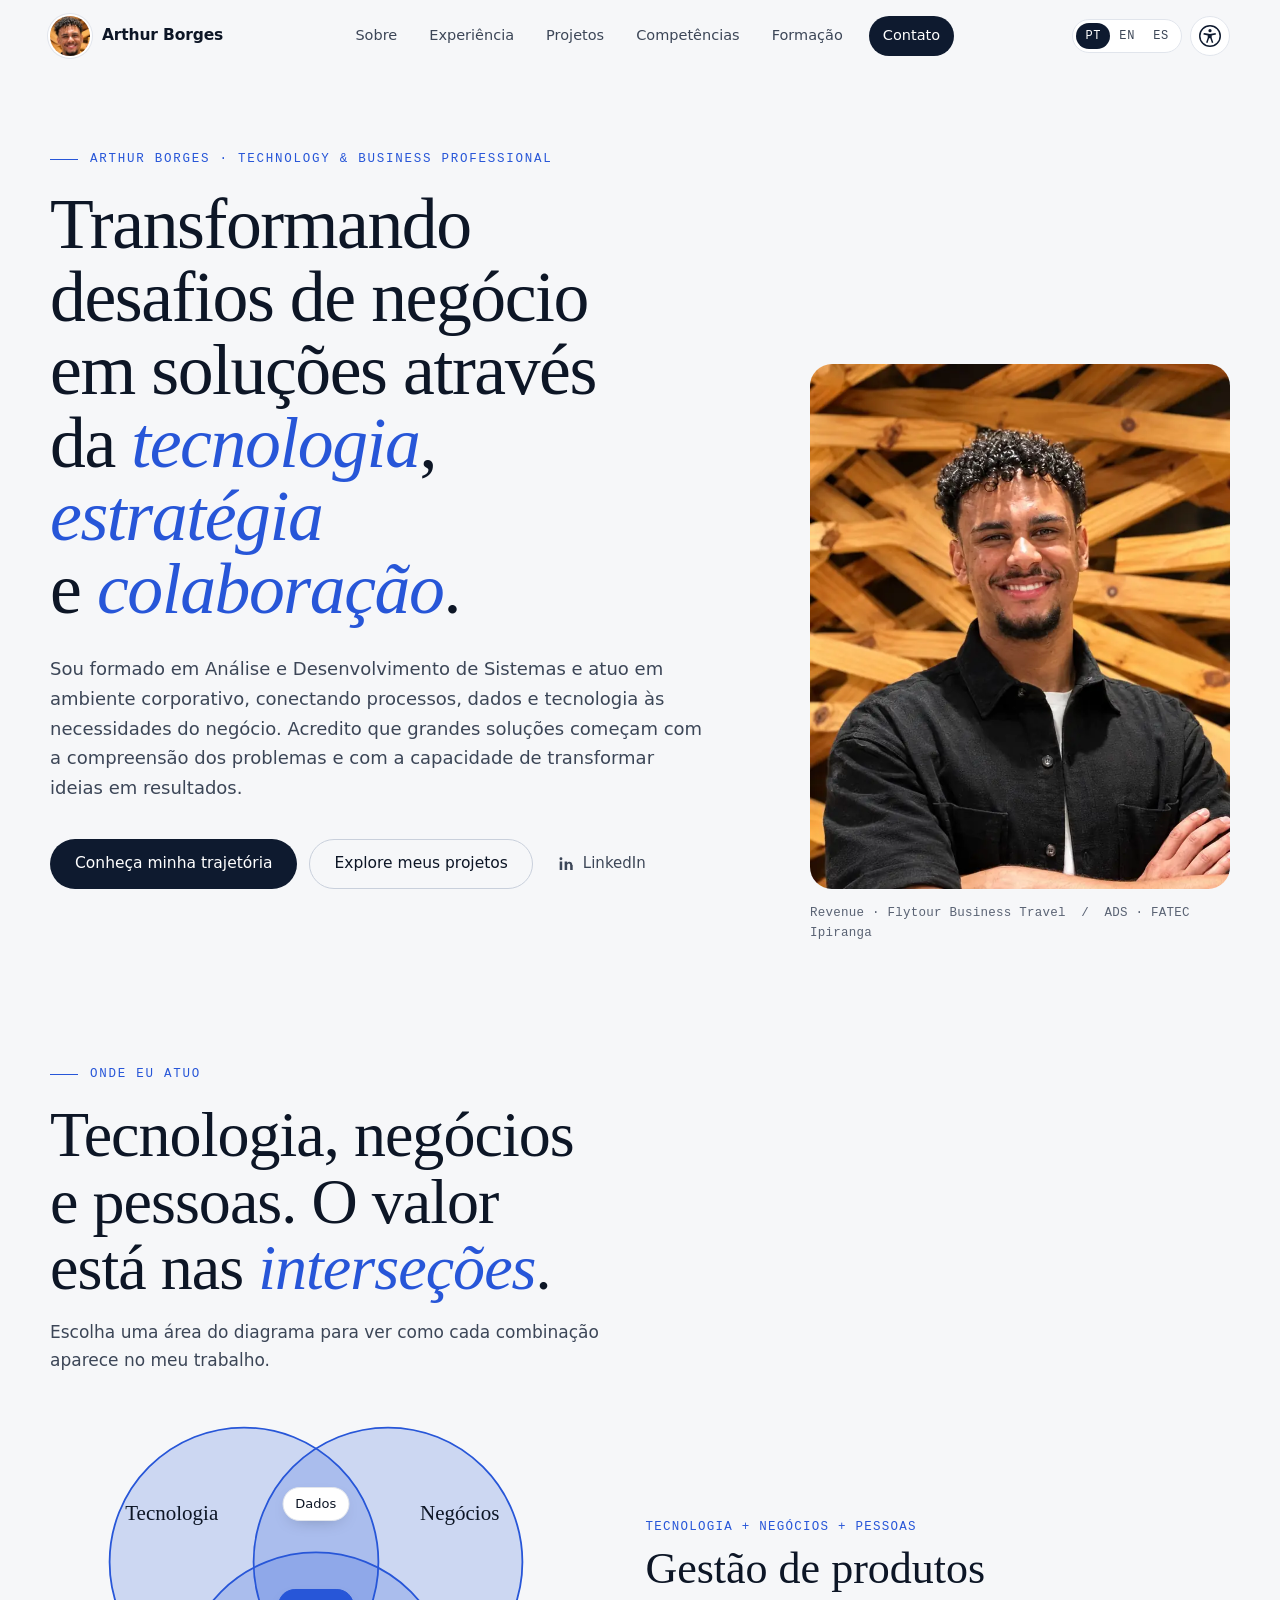
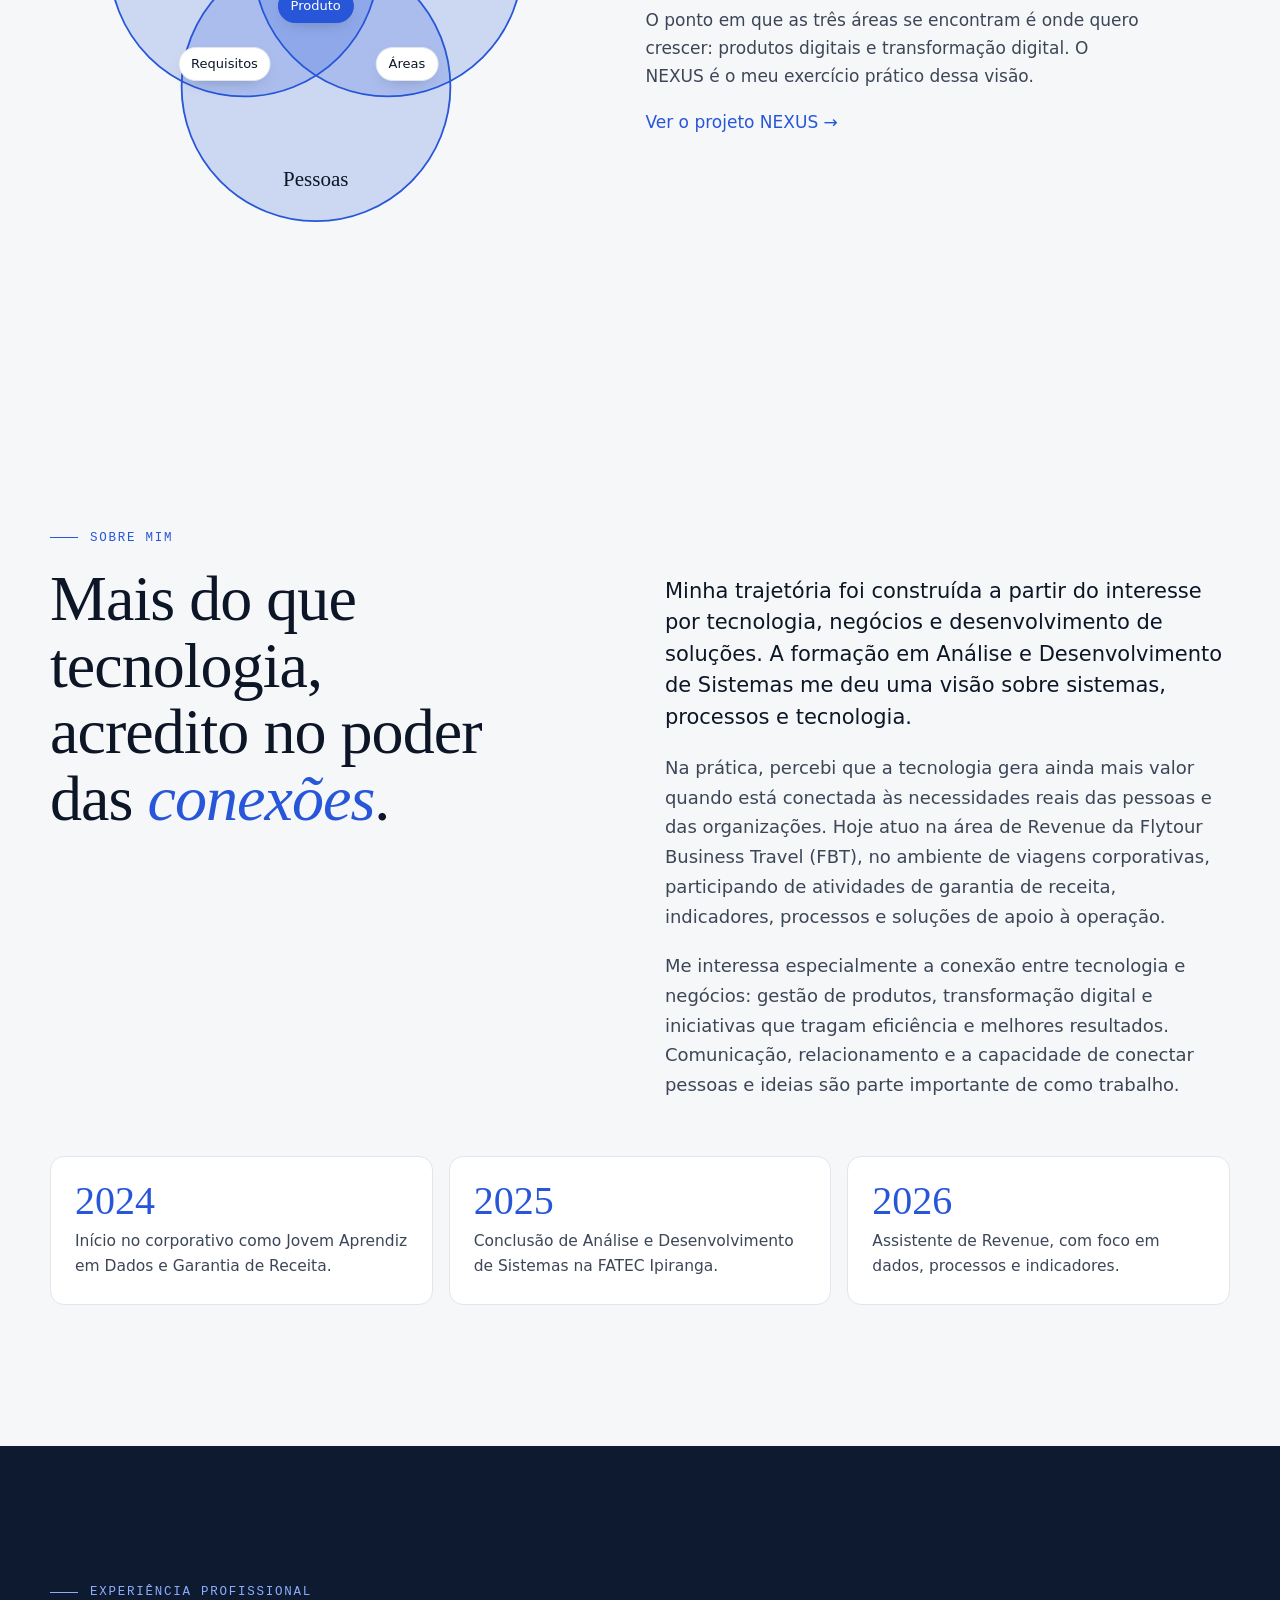
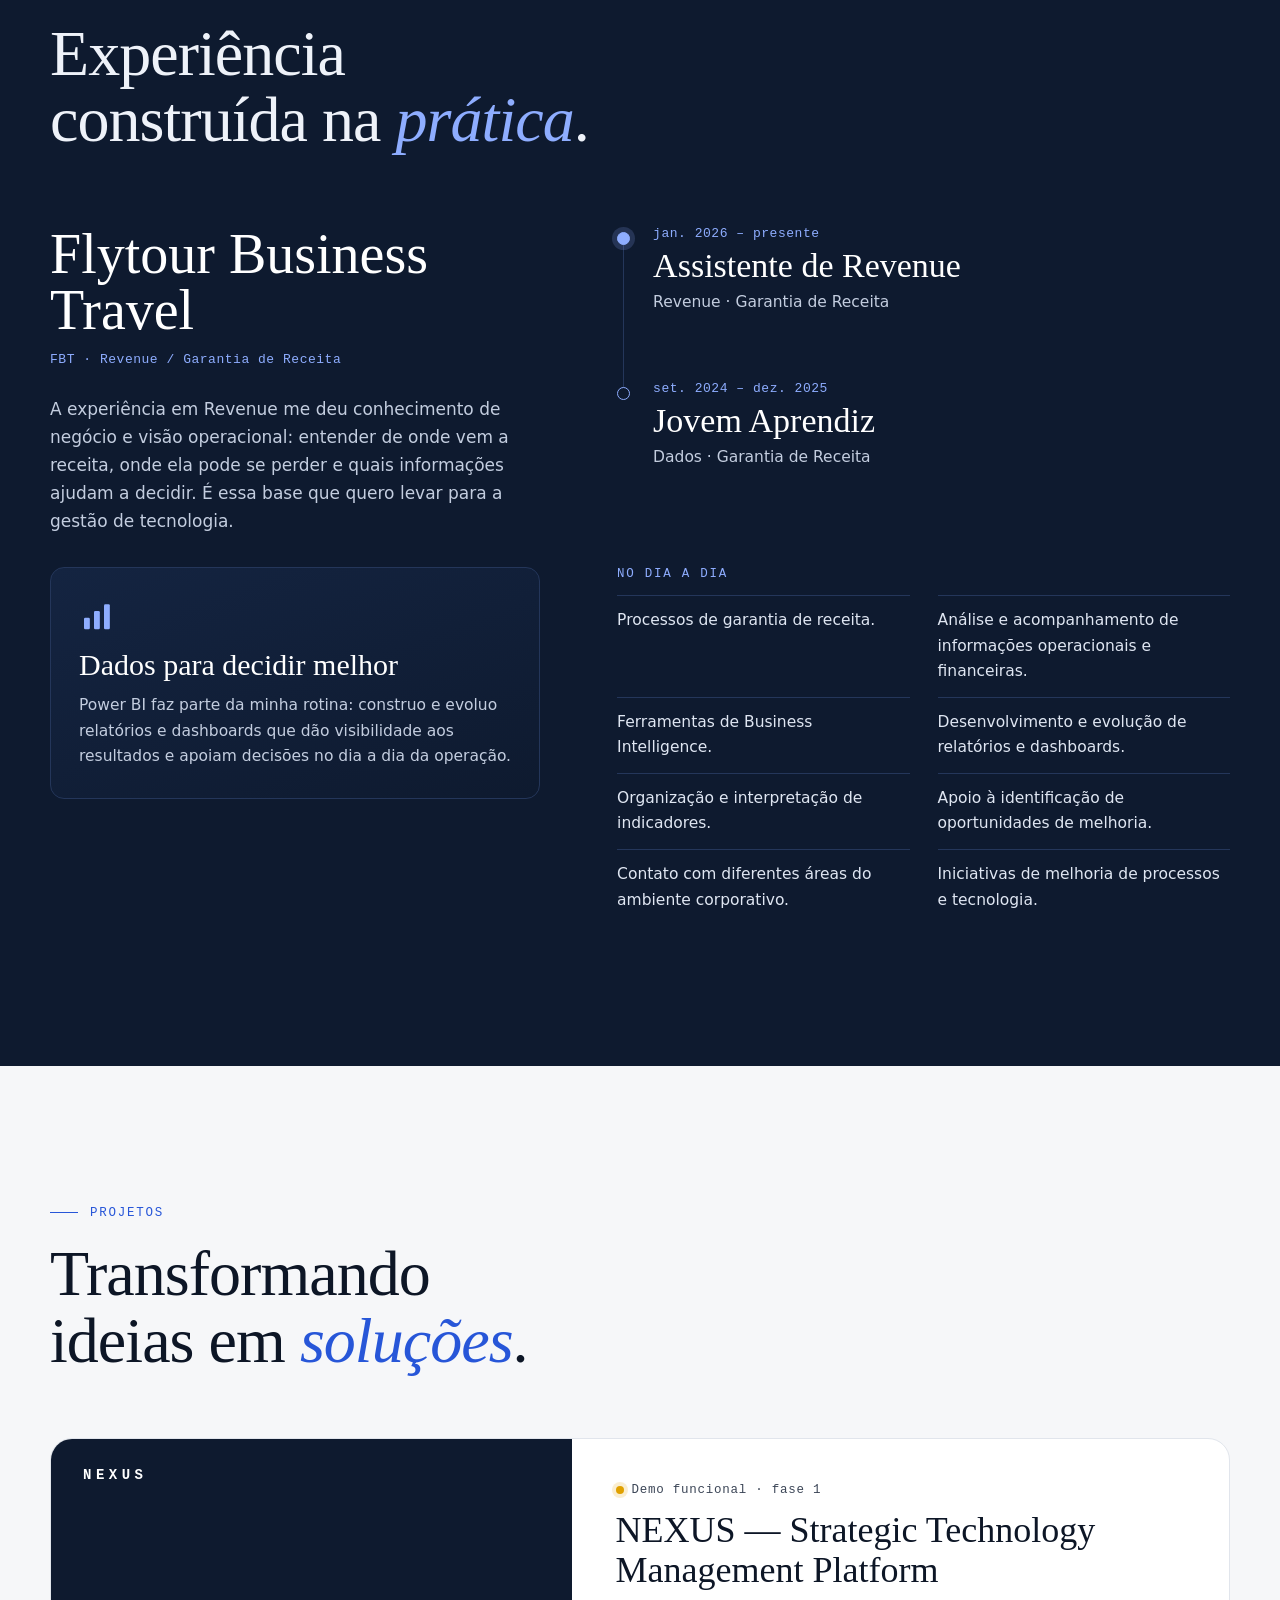
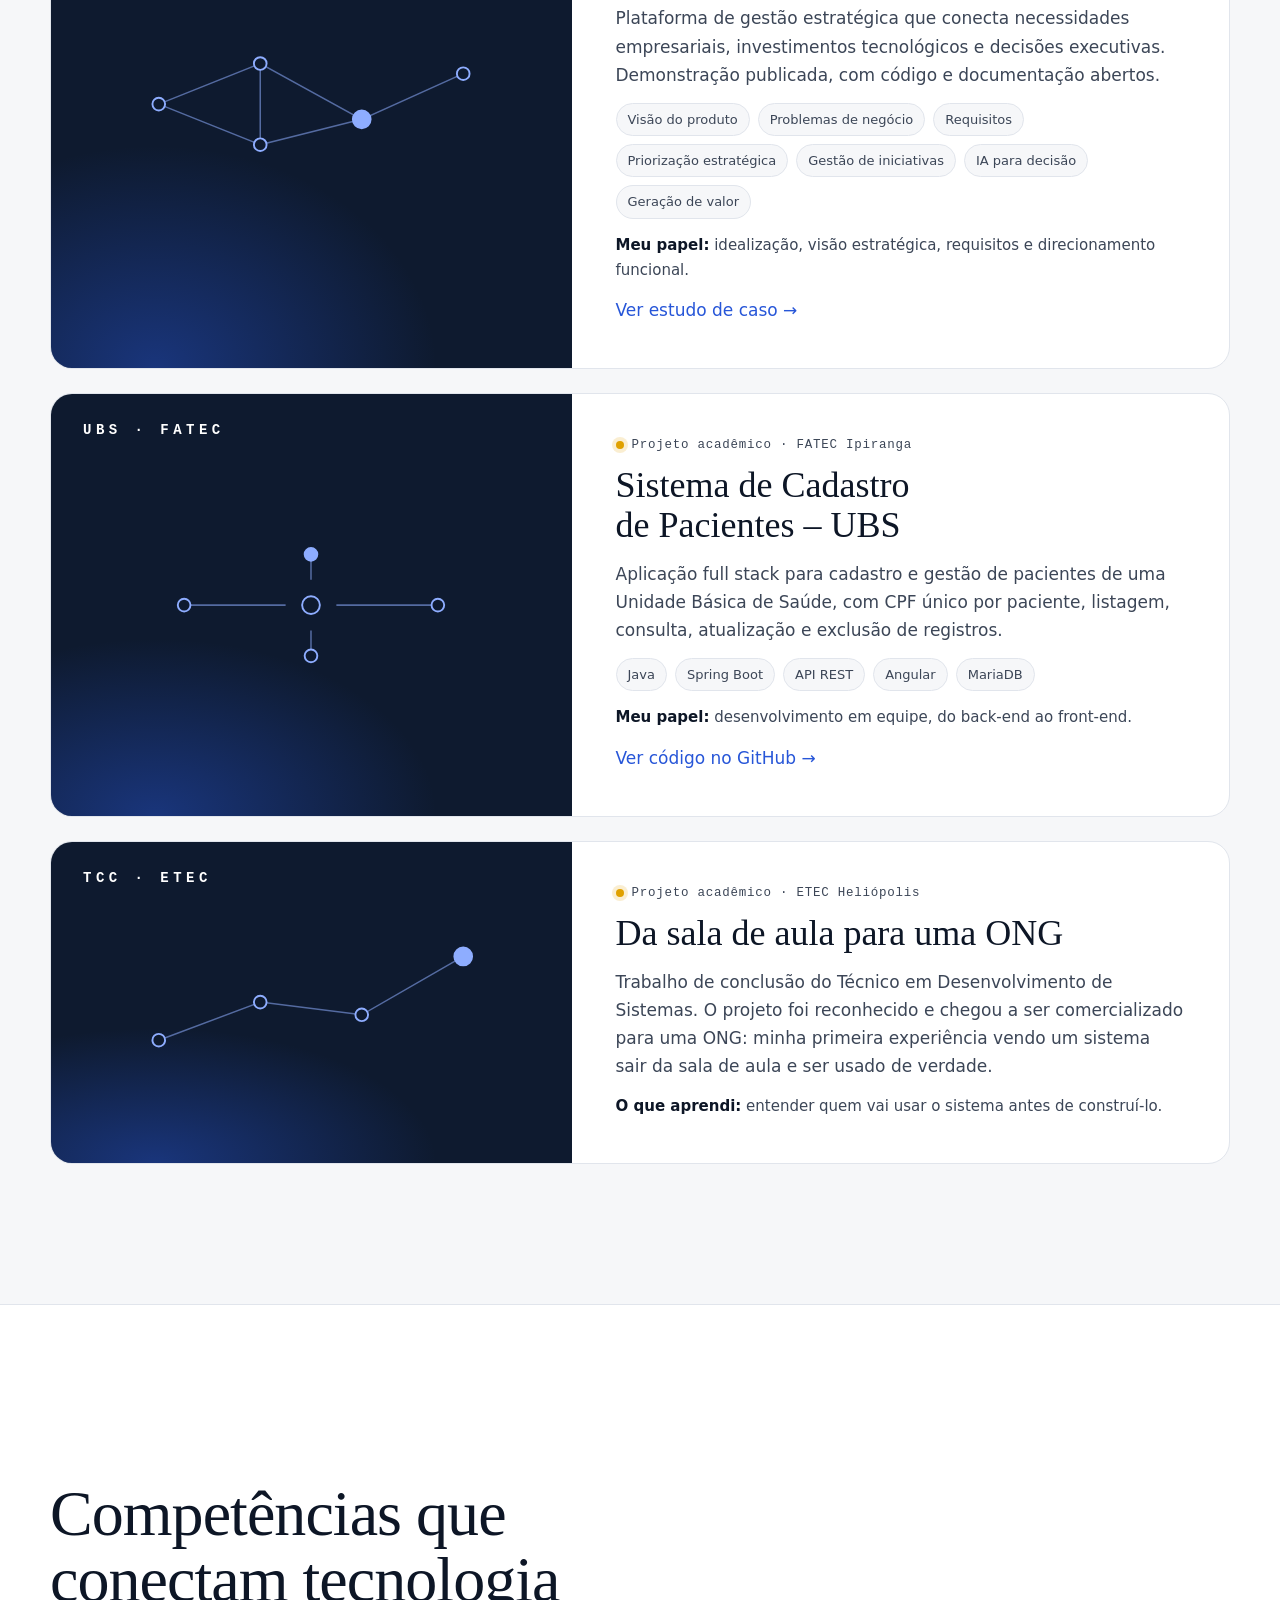
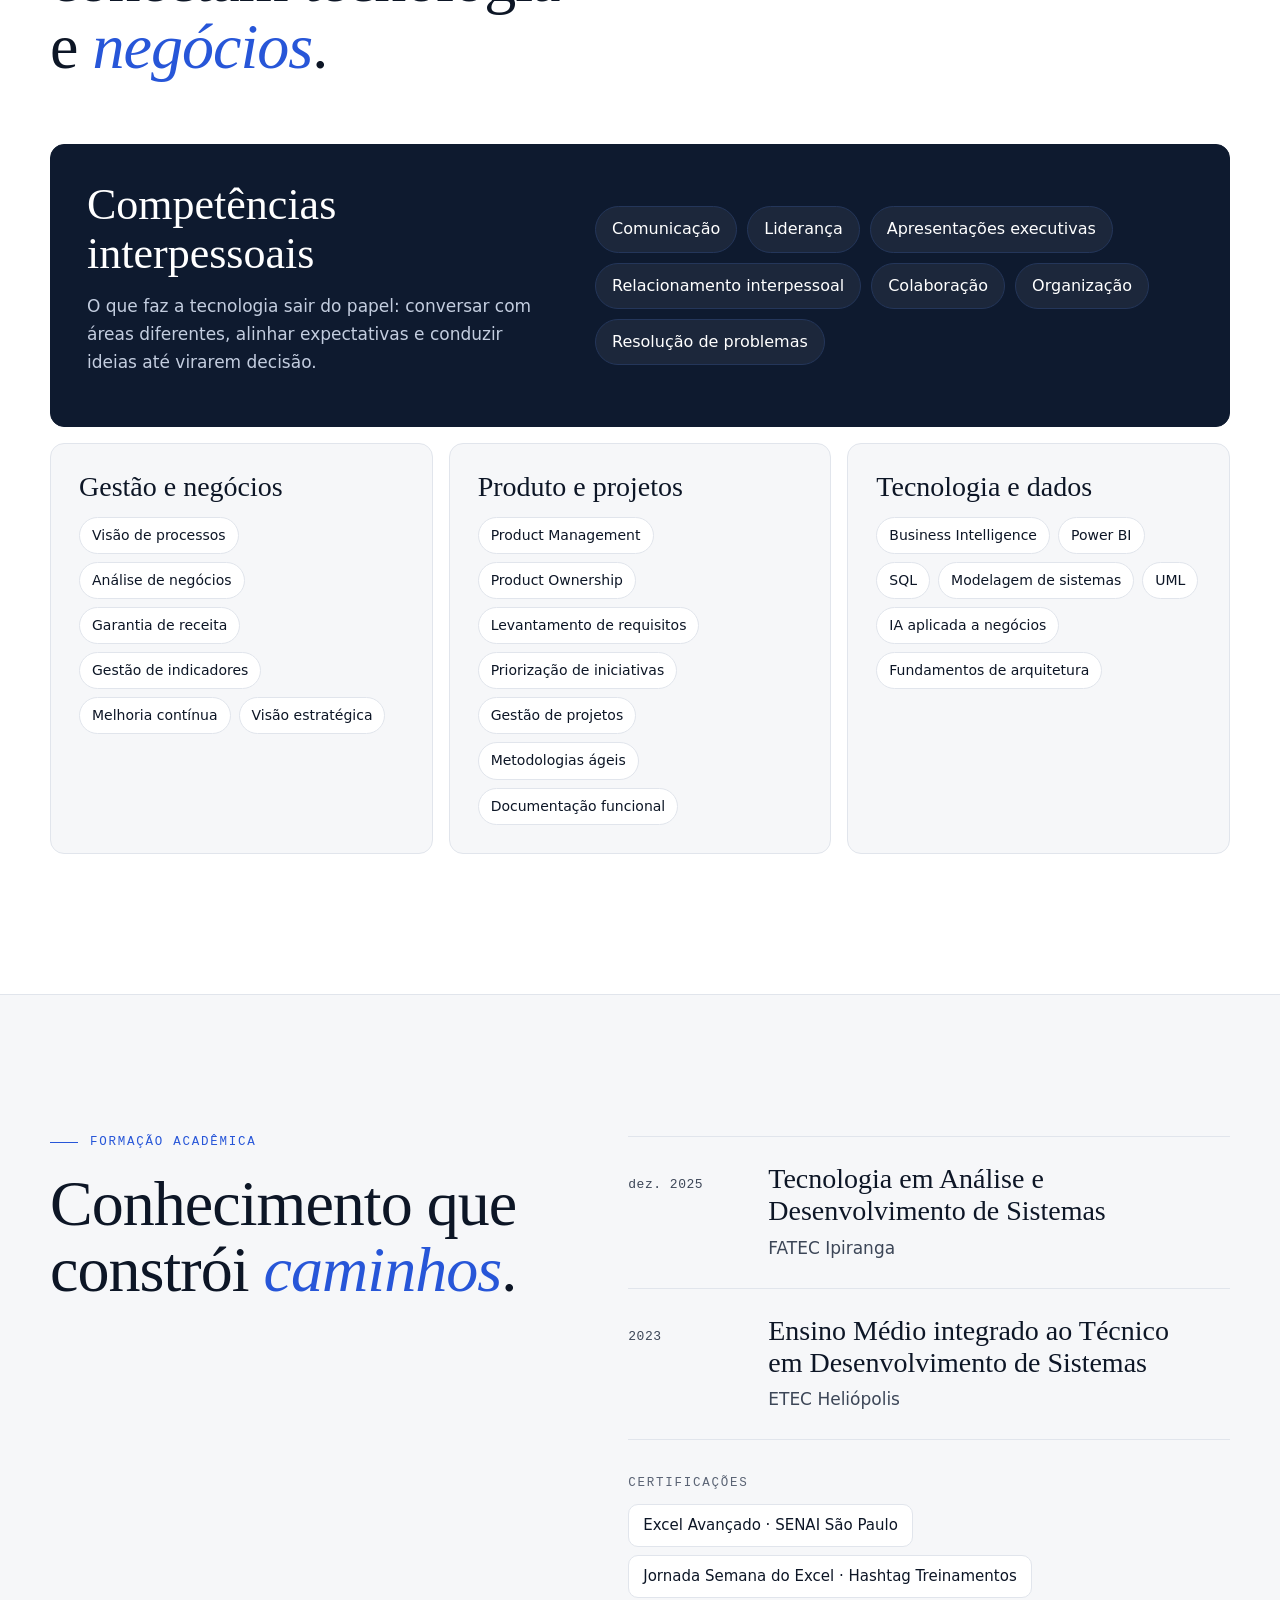
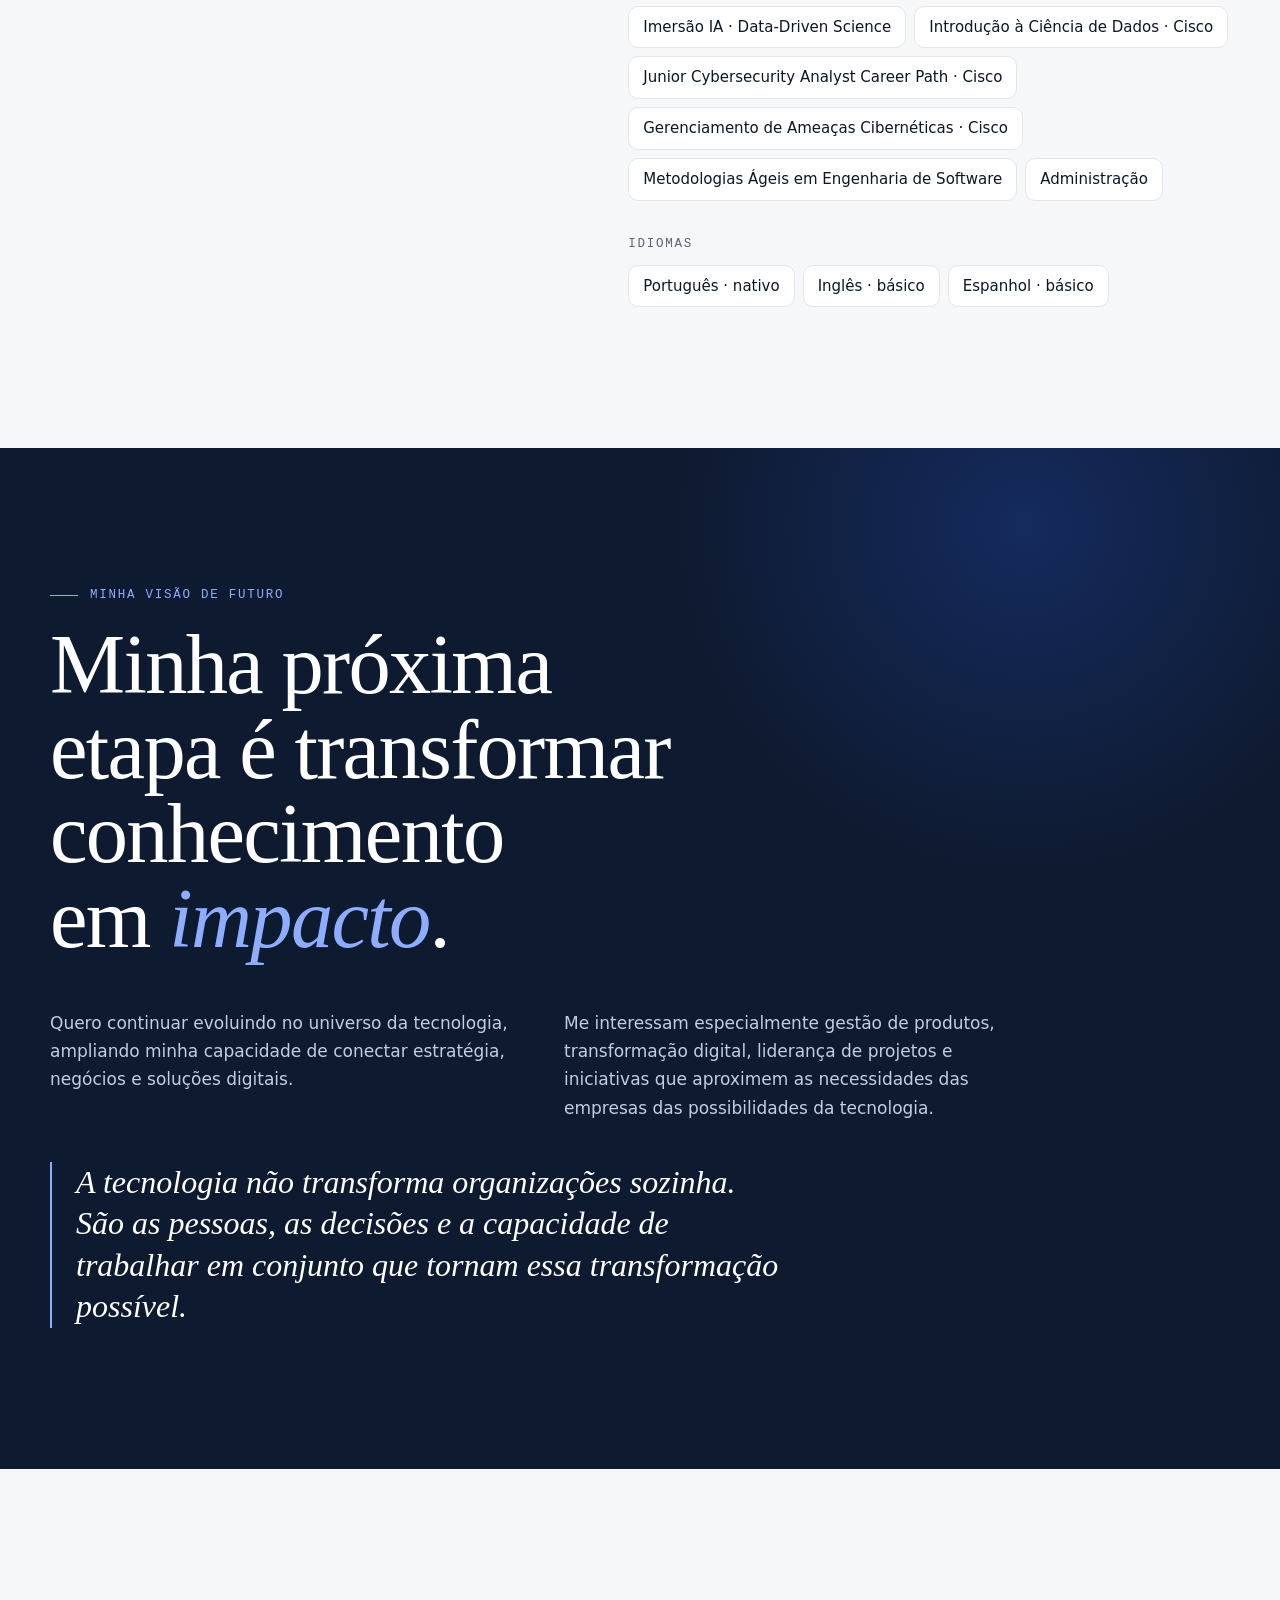
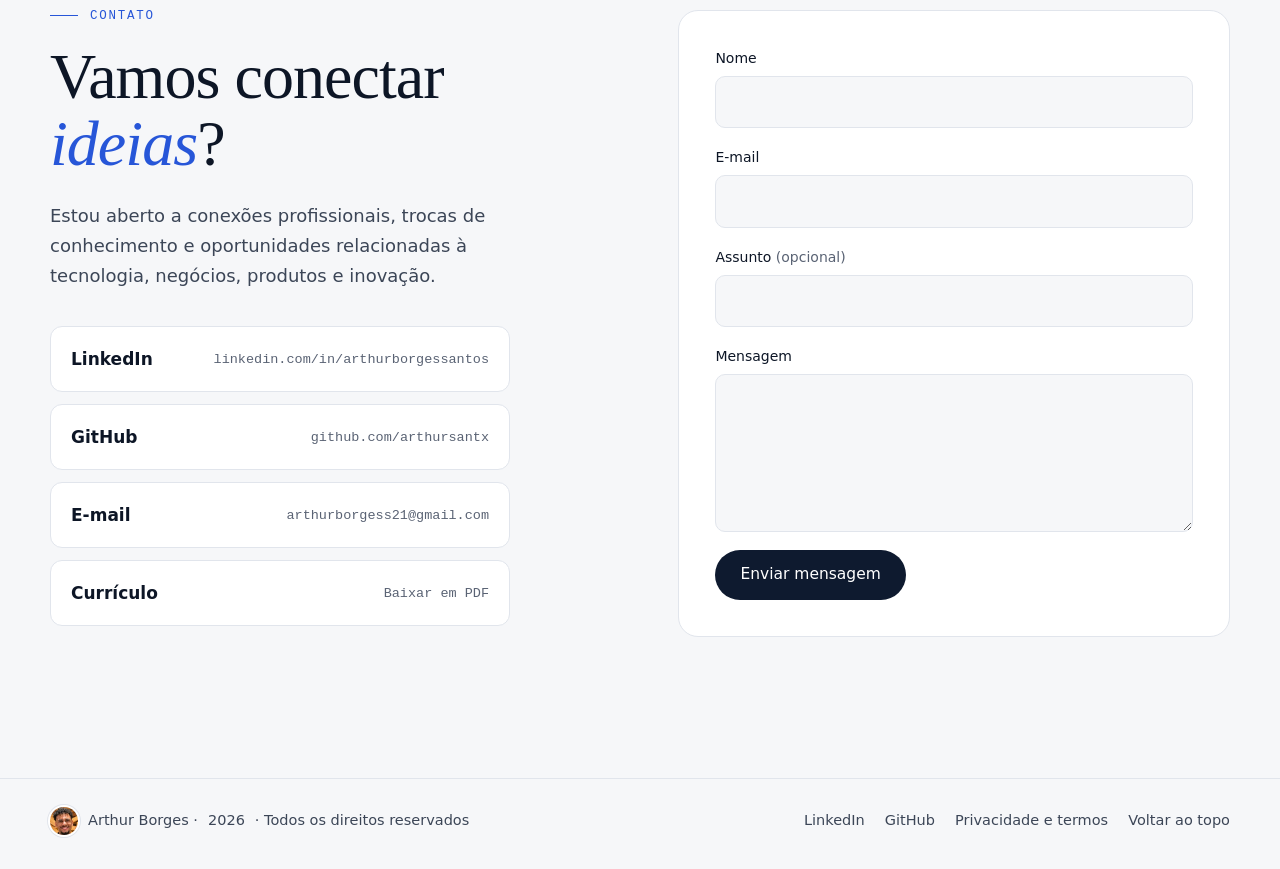
<file: index.html>
<!doctype html>
<html lang="pt-BR">
<head>
  <meta charset="utf-8">
  <meta name="viewport" content="width=device-width, initial-scale=1">
  <meta http-equiv="Content-Security-Policy" content="default-src 'self'; script-src 'self' 'wasm-unsafe-eval' 'sha256-1riQOFcDIeFNWWsS+mlsZJl6jlacd3YrGZoQ0XxiBtw=' https://vlibras.gov.br https://*.vlibras.gov.br https://cdn.jsdelivr.net/gh/spbgovbr-vlibras/; style-src 'self' 'unsafe-inline' https://fonts.googleapis.com https://vlibras.gov.br https://*.vlibras.gov.br https://cdn.jsdelivr.net/gh/spbgovbr-vlibras/; font-src 'self' data: https://fonts.gstatic.com https://vlibras.gov.br https://*.vlibras.gov.br https://cdn.jsdelivr.net/gh/spbgovbr-vlibras/; img-src 'self' data: blob: https://vlibras.gov.br https://*.vlibras.gov.br https://cdn.jsdelivr.net/gh/spbgovbr-vlibras/; media-src 'self' blob: https://vlibras.gov.br https://*.vlibras.gov.br https://cdn.jsdelivr.net/gh/spbgovbr-vlibras/; connect-src 'self' https://vlibras.gov.br https://*.vlibras.gov.br https://cdn.jsdelivr.net/gh/spbgovbr-vlibras/; frame-src https://vlibras.gov.br https://*.vlibras.gov.br https://cdn.jsdelivr.net/gh/spbgovbr-vlibras/; worker-src 'self' blob: https://cdn.jsdelivr.net/gh/spbgovbr-vlibras/; object-src 'none'; base-uri 'self'; form-action 'self' mailto:; upgrade-insecure-requests">
  <meta name="referrer" content="strict-origin-when-cross-origin">
  <title>Arthur Borges · Tecnologia, Negócios e Pessoas</title>
  <meta name="description" content="Arthur Borges conecta tecnologia, negócios e pessoas. Formado em Análise e Desenvolvimento de Sistemas, atua em Revenue com dados, processos e Business Intelligence.">
  <link rel="canonical" href="https://arthursantx.github.io/">
  <meta name="theme-color" content="#0E1A2F">

  <meta property="og:type" content="profile">
  <meta property="og:locale" content="pt_BR">
  <meta property="og:site_name" content="Arthur Borges">
  <meta property="og:title" content="Arthur Borges · Tecnologia, Negócios e Pessoas">
  <meta property="og:description" content="Conectando tecnologia, negócios e pessoas para transformar desafios empresariais em soluções.">
  <meta property="og:url" content="https://arthursantx.github.io/">
  <meta property="og:image" content="https://arthursantx.github.io/assets/img/og.jpg">
  <meta property="og:image:width" content="1200">
  <meta property="og:image:height" content="630">
  <meta property="og:image:alt" content="Arthur Borges, Technology & Business Professional">
  <meta name="twitter:card" content="summary_large_image">

  <link rel="icon" href="/favicon-32.png" type="image/png" sizes="32x32">
  <link rel="alternate" hreflang="pt-BR" href="https://arthursantx.github.io/">
  <link rel="alternate" hreflang="en" href="https://arthursantx.github.io/en/">
  <link rel="alternate" hreflang="es" href="https://arthursantx.github.io/es/">
  <link rel="alternate" hreflang="x-default" href="https://arthursantx.github.io/">
  <link rel="preconnect" href="https://fonts.googleapis.com">
  <link rel="preconnect" href="https://fonts.gstatic.com" crossorigin>
  <link rel="stylesheet" href="https://fonts.googleapis.com/css2?family=Geist:wght@400;500;600&family=Geist+Mono:wght@400;500&family=Instrument+Serif:ital@0;1&display=swap">
  <link rel="stylesheet" href="/assets/css/site.css">
  <script src="/assets/js/site.js" defer></script>
  <script>try{var a=JSON.parse(localStorage.getItem('ab-acessibilidade')||'{}'),r=document.documentElement,e=[1,1.15,1.3,1.5][a.escala]||1;r.style.setProperty('--a11y-escala',e);['contraste','leitura','espacamento','links','movimento'].forEach(function(o){if(a[o]===true)r.classList.add('a11y-'+o)})}catch(x){}</script>

  <script type="application/ld+json">
  {
    "@context": "https://schema.org",
    "@type": "Person",
    "name": "Arthur Borges",
    "jobTitle": "Technology & Business Professional",
    "url": "https://arthursantx.github.io/",
    "sameAs": ["https://www.linkedin.com/in/arthurborgessantos/", "https://github.com/arthursantx"],
    "alumniOf": [
      {"@type": "CollegeOrUniversity", "name": "FATEC Ipiranga"},
      {"@type": "HighSchool", "name": "ETEC Heliópolis"}
    ],
    "knowsAbout": ["Análise de negócios", "Product Ownership", "Business Intelligence", "Power BI", "Garantia de receita", "Transformação digital"]
  }
  </script>
</head>
<body>
  <a class="pular" href="#conteudo">Pular para o conteúdo</a>

  <header class="topo" data-topo>
    <div class="topo-interno">
      <a class="monograma" href="#inicio" aria-label="Arthur Borges, voltar ao início">
        <img class="monograma-foto" src="/assets/img/avatar.webp" alt="" width="40" height="40">
        <span class="monograma-nome">Arthur Borges</span>
      </a>
      <nav class="menu" id="menu" aria-label="Seções" data-menu>
        <ul>
          <li><a href="#sobre">Sobre</a></li>
          <li><a href="#experiencia">Experiência</a></li>
          <li><a href="#projetos">Projetos</a></li>
          <li><a href="#competencias">Competências</a></li>
          <li><a href="#formacao">Formação</a></li>
          <li><a href="#contato" class="menu-contato">Contato</a></li>
        </ul>
      </nav>
      <div class="ferramentas">
        <nav class="idiomas" aria-label="Idioma">
          <a href="/" hreflang="pt-BR" lang="pt-BR" data-idioma="pt" aria-current="page"><span aria-hidden="true">PT</span><span class="visualmente-oculto">Português</span></a>
          <a href="/en/" hreflang="en" lang="en" data-idioma="en"><span aria-hidden="true">EN</span><span class="visualmente-oculto">English</span></a>
          <a href="/es/" hreflang="es" lang="es" data-idioma="es"><span aria-hidden="true">ES</span><span class="visualmente-oculto">Español</span></a>
        </nav>
        <button class="a11y-botao" type="button" aria-expanded="false" aria-controls="a11y" data-a11y-botao>
          <svg aria-hidden="true" viewBox="0 0 24 24"><circle cx="12" cy="12" r="10.25" fill="none" stroke="currentColor" stroke-width="1.5"/><circle cx="12" cy="6.7" r="1.6"/><path d="M6.4 9.1c1.9.5 3.8.8 5.6.8s3.7-.3 5.6-.8l.4 1.4c-1.4.4-2.9.7-4.3.9v2.4l1.6 4.6-1.4.5-1.6-4.6h-1.2l-1.6 4.6-1.4-.5 1.6-4.6v-2.4c-1.4-.2-2.9-.5-4.3-.9l.4-1.4Z"/></svg>
          <span class="visualmente-oculto">Acessibilidade</span>
        </button>
      </div>
      <button class="menu-botao" type="button" aria-expanded="false" aria-controls="menu" data-menu-botao>
        <span class="menu-botao-linhas" aria-hidden="true"></span>
        <span class="visualmente-oculto">Abrir menu</span>
      </button>
    </div>
  </header>

  <div class="a11y-painel" id="a11y" role="dialog" aria-labelledby="a11y-titulo" hidden data-a11y-painel>
    <div class="a11y-cabeca">
      <h2 id="a11y-titulo">Acessibilidade</h2>
      <button type="button" class="a11y-fechar" data-a11y-fechar><span aria-hidden="true">×</span><span class="visualmente-oculto">Fechar painel de acessibilidade</span></button>
    </div>
    <div class="a11y-grupo" role="group" aria-labelledby="a11y-tamanho">
      <p id="a11y-tamanho" class="a11y-rotulo">Tamanho do texto</p>
      <div class="a11y-tamanho">
        <button type="button" data-a11y-texto="-1"><span aria-hidden="true">A−</span><span class="visualmente-oculto">Diminuir texto</span></button>
        <output data-a11y-escala>100%</output>
        <button type="button" data-a11y-texto="1"><span aria-hidden="true">A+</span><span class="visualmente-oculto">Aumentar texto</span></button>
      </div>
    </div>
    <ul class="a11y-opcoes">
      <li><button type="button" aria-pressed="false" data-a11y="contraste"><span class="a11y-chave" aria-hidden="true"></span>Alto contraste</button></li>
      <li><button type="button" aria-pressed="false" data-a11y="leitura"><span class="a11y-chave" aria-hidden="true"></span>Fonte de leitura facilitada</button></li>
      <li><button type="button" aria-pressed="false" data-a11y="espacamento"><span class="a11y-chave" aria-hidden="true"></span>Mais espaço entre letras e linhas</button></li>
      <li><button type="button" aria-pressed="false" data-a11y="links"><span class="a11y-chave" aria-hidden="true"></span>Destacar links e botões</button></li>
      <li><button type="button" aria-pressed="false" data-a11y="movimento"><span class="a11y-chave" aria-hidden="true"></span>Pausar animações</button></li>
      <li><button type="button" aria-pressed="false" data-a11y="guia"><span class="a11y-chave" aria-hidden="true"></span>Guia de leitura</button></li>
      <li data-so-pt><button type="button" aria-pressed="false" data-a11y="libras"><span class="a11y-chave" aria-hidden="true"></span>Tradução para Libras (VLibras)</button></li>
    </ul>
    <button type="button" class="a11y-restaurar" data-a11y-restaurar>Restaurar padrão</button>
    <p class="a11y-nota">Suas escolhas ficam salvas neste navegador. O site também respeita a preferência de movimento reduzido do seu sistema.</p>
  </div>

  <main id="conteudo">
    <!-- 01 · HOME -->
    <section class="hero" id="inicio" aria-labelledby="hero-titulo">
      <div class="envoltorio hero-grade">
        <div class="hero-texto">
          <p class="rotulo revelar">Arthur Borges · Technology &amp; Business Professional</p>
          <h1 id="hero-titulo" class="revelar">Transformando desafios de negócio em soluções através da <em>tecnologia</em>, <em>estratégia</em> e <em>colaboração</em>.</h1>
          <p class="hero-apoio revelar">Sou formado em Análise e Desenvolvimento de Sistemas e atuo em ambiente corporativo, conectando processos, dados e tecnologia às necessidades do negócio. Acredito que grandes soluções começam com a compreensão dos problemas e com a capacidade de transformar ideias em resultados.</p>
          <div class="hero-acoes revelar">
            <a class="botao botao-cheio" href="#experiencia">Conheça minha trajetória</a>
            <a class="botao botao-contorno" href="#projetos">Explore meus projetos</a>
            <a class="link-linkedin" href="https://www.linkedin.com/in/arthurborgessantos/" target="_blank" rel="noopener">
              <svg aria-hidden="true" viewBox="0 0 24 24"><path d="M6.94 8.5H3.56V20h3.38V8.5ZM5.25 3a1.96 1.96 0 1 0 0 3.92 1.96 1.96 0 0 0 0-3.92ZM20.44 13.4c0-3.1-1.65-4.55-3.86-4.55a3.34 3.34 0 0 0-3.02 1.66V8.5h-3.37V20h3.37v-5.7c0-1.5.28-2.95 2.14-2.95 1.83 0 1.86 1.71 1.86 3.05V20h3.38v-6.6Z"/></svg>
              LinkedIn
            </a>
          </div>
        </div>

        <figure class="retrato revelar" aria-label="Retrato de Arthur Borges">
          <img src="/assets/img/arthur.webp" alt="Arthur Borges, sorrindo, de camisa preta e braços cruzados" width="720" height="900" loading="eager">
          <div class="retrato-cartao" aria-hidden="true">
            <span class="retrato-iniciais">AB</span>
            <ul class="retrato-pilares">
              <li><span>01</span>Tecnologia</li>
              <li><span>02</span>Negócios</li>
              <li><span>03</span>Pessoas</li>
            </ul>
          </div>
          <figcaption class="retrato-legenda">Revenue · Flytour Business Travel &nbsp;/&nbsp; ADS · FATEC Ipiranga</figcaption>
        </figure>
      </div>

    </section>

    <!-- 01b · ONDE EU ATUO -->
    <section class="secao atuacao" id="atuacao" aria-labelledby="atuacao-titulo">
      <div class="envoltorio atuacao-grade">
        <div class="atuacao-intro">
          <p class="rotulo revelar">Onde eu atuo</p>
          <h2 id="atuacao-titulo" class="titulo-secao revelar">Tecnologia, negócios e pessoas. O valor está nas <em>interseções</em>.</h2>
          <p class="atuacao-dica revelar">Escolha uma área do diagrama para ver como cada combinação aparece no meu trabalho.</p>
        </div>

        <div class="venn revelar" data-venn>
          <svg class="venn-desenho" viewBox="0 0 400 370" aria-hidden="true">
            <circle class="venn-circulo" data-circulo="t" cx="140" cy="130" r="112"/>
            <circle class="venn-circulo" data-circulo="n" cx="260" cy="130" r="112"/>
            <circle class="venn-circulo" data-circulo="p" cx="200" cy="234" r="112"/>
          </svg>
          <div class="venn-alvos" role="group" aria-label="Áreas do diagrama">
            <button type="button" class="venn-alvo venn-alvo-principal" style="--x:20%;--y:24%" data-regiao="t" aria-pressed="false">Tecnologia</button>
            <button type="button" class="venn-alvo venn-alvo-principal" style="--x:80%;--y:24%" data-regiao="n" aria-pressed="false">Negócios</button>
            <button type="button" class="venn-alvo venn-alvo-principal" style="--x:50%;--y:84%" data-regiao="p" aria-pressed="false">Pessoas</button>
            <button type="button" class="venn-alvo" style="--x:50%;--y:22%" data-regiao="tn" aria-pressed="false">Dados</button>
            <button type="button" class="venn-alvo" style="--x:31%;--y:58%" data-regiao="tp" aria-pressed="false">Requisitos</button>
            <button type="button" class="venn-alvo" style="--x:69%;--y:58%" data-regiao="np" aria-pressed="false">Áreas</button>
            <button type="button" class="venn-alvo venn-alvo-centro" style="--x:50%;--y:45%" data-regiao="tnp" aria-pressed="true">Produto</button>
          </div>
        </div>

        <ul class="venn-detalhes" aria-live="polite" data-venn-detalhes>
          <li data-regiao-conteudo="tnp">
            <p class="venn-detalhe-rotulo">Tecnologia + Negócios + Pessoas</p>
            <h3>Gestão de produtos</h3>
            <p>O ponto em que as três áreas se encontram é onde quero crescer: produtos digitais e transformação digital. O NEXUS é o meu exercício prático dessa visão.</p>
            <a class="venn-link" href="/projetos/nexus/">Ver o projeto NEXUS <span aria-hidden="true">→</span></a>
          </li>
          <li data-regiao-conteudo="t">
            <p class="venn-detalhe-rotulo">Tecnologia</p>
            <h3>Base técnica</h3>
            <p>Formação em Análise e Desenvolvimento de Sistemas, leitura de sistemas e Business Intelligence. Entendo a tecnologia o suficiente para conversar bem com quem a constrói.</p>
          </li>
          <li data-regiao-conteudo="n">
            <p class="venn-detalhe-rotulo">Negócios</p>
            <h3>Visão de receita</h3>
            <p>Rotina em Revenue: garantia de receita, processos e indicadores. Entender de onde a receita vem e onde ela pode se perder.</p>
          </li>
          <li data-regiao-conteudo="p">
            <p class="venn-detalhe-rotulo">Pessoas</p>
            <h3>Comunicação</h3>
            <p>Relacionamento, apresentações e escuta. É o que faz uma boa ideia ganhar apoio dentro de uma empresa.</p>
          </li>
          <li data-regiao-conteudo="tn">
            <p class="venn-detalhe-rotulo">Tecnologia + Negócios</p>
            <h3>Dados para decidir</h3>
            <p>Relatórios e dashboards em Power BI que transformam informação operacional em visibilidade para a gestão.</p>
          </li>
          <li data-regiao-conteudo="tp">
            <p class="venn-detalhe-rotulo">Tecnologia + Pessoas</p>
            <h3>Tradução de necessidades</h3>
            <p>Transformar o que as áreas precisam em requisitos claros e explicar soluções técnicas para quem não é da área.</p>
          </li>
          <li data-regiao-conteudo="np">
            <p class="venn-detalhe-rotulo">Negócios + Pessoas</p>
            <h3>Alinhamento entre áreas</h3>
            <p>Contato com diferentes áreas do ambiente corporativo, alinhando expectativas e levando indicadores para a conversa.</p>
          </li>
        </ul>
      </div>
    </section>

    <!-- 02 · SOBRE -->
    <section class="secao" id="sobre" aria-labelledby="sobre-titulo">
      <div class="envoltorio sobre-grade">
        <div>
          <p class="rotulo revelar">Sobre mim</p>
          <h2 id="sobre-titulo" class="titulo-secao revelar">Mais do que tecnologia, acredito no poder das <em>conexões</em>.</h2>
        </div>
        <div class="sobre-texto">
          <p class="revelar">Minha trajetória foi construída a partir do interesse por tecnologia, negócios e desenvolvimento de soluções. A formação em Análise e Desenvolvimento de Sistemas me deu uma visão sobre sistemas, processos e tecnologia.</p>
          <p class="revelar">Na prática, percebi que a tecnologia gera ainda mais valor quando está conectada às necessidades reais das pessoas e das organizações. Hoje atuo na área de Revenue da Flytour Business Travel (FBT), no ambiente de viagens corporativas, participando de atividades de garantia de receita, indicadores, processos e soluções de apoio à operação.</p>
          <p class="revelar">Me interessa especialmente a conexão entre tecnologia e negócios: gestão de produtos, transformação digital e iniciativas que tragam eficiência e melhores resultados. Comunicação, relacionamento e a capacidade de conectar pessoas e ideias são parte importante de como trabalho.</p>
        </div>
        <ul class="destaques" aria-label="Destaques da trajetória">
          <li class="destaque revelar">
            <span class="destaque-ano">2024</span>
            <p>Início no corporativo como Jovem Aprendiz em Dados e Garantia de Receita.</p>
          </li>
          <li class="destaque revelar">
            <span class="destaque-ano">2025</span>
            <p>Conclusão de Análise e Desenvolvimento de Sistemas na FATEC Ipiranga.</p>
          </li>
          <li class="destaque revelar">
            <span class="destaque-ano">2026</span>
            <p>Assistente de Revenue, com foco em dados, processos e indicadores.</p>
          </li>
        </ul>
      </div>
    </section>

    <!-- 03 · EXPERIÊNCIA -->
    <section class="secao secao-escura" id="experiencia" aria-labelledby="exp-titulo">
      <div class="envoltorio">
        <p class="rotulo revelar">Experiência profissional</p>
        <h2 id="exp-titulo" class="titulo-secao revelar">Experiência construída na <em>prática</em>.</h2>

        <div class="exp-grade">
          <div class="empresa revelar">
            <p class="empresa-nome">Flytour Business Travel</p>
            <p class="empresa-detalhe">FBT · Revenue / Garantia de Receita</p>
            <p class="empresa-nota">A experiência em Revenue me deu conhecimento de negócio e visão operacional: entender de onde vem a receita, onde ela pode se perder e quais informações ajudam a decidir. É essa base que quero levar para a gestão de tecnologia.</p>
          </div>

          <ol class="linha-tempo">
            <li class="etapa etapa-atual revelar">
              <p class="etapa-periodo"><time datetime="2026-01">jan. 2026</time> – presente</p>
              <h3>Assistente de Revenue</h3>
              <p class="etapa-area">Revenue · Garantia de Receita</p>
            </li>
            <li class="etapa revelar">
              <p class="etapa-periodo"><time datetime="2024-09">set. 2024</time> – <time datetime="2025-12">dez. 2025</time></p>
              <h3>Jovem Aprendiz</h3>
              <p class="etapa-area">Dados · Garantia de Receita</p>
            </li>
          </ol>

          <div class="atividades revelar">
            <h3>No dia a dia</h3>
            <ul class="etapa-lista">
              <li>Processos de garantia de receita.</li>
              <li>Análise e acompanhamento de informações operacionais e financeiras.</li>
              <li>Ferramentas de Business Intelligence.</li>
              <li>Desenvolvimento e evolução de relatórios e dashboards.</li>
              <li>Organização e interpretação de indicadores.</li>
              <li>Apoio à identificação de oportunidades de melhoria.</li>
              <li>Contato com diferentes áreas do ambiente corporativo.</li>
              <li>Iniciativas de melhoria de processos e tecnologia.</li>
            </ul>
          </div>

          <div class="destaque-bi revelar">
            <svg aria-hidden="true" viewBox="0 0 48 48" class="destaque-bi-icone"><rect x="6" y="26" width="7" height="14" rx="1.5"/><rect x="18" y="18" width="7" height="22" rx="1.5"/><rect x="30" y="10" width="7" height="30" rx="1.5"/></svg>
            <h3>Dados para decidir melhor</h3>
            <p>Power BI faz parte da minha rotina: construo e evoluo relatórios e dashboards que dão visibilidade aos resultados e apoiam decisões no dia a dia da operação.</p>
          </div>
        </div>
      </div>
    </section>

    <!-- 04 · PROJETOS -->
    <section class="secao" id="projetos" aria-labelledby="proj-titulo">
      <div class="envoltorio">
        <p class="rotulo revelar">Projetos</p>
        <h2 id="proj-titulo" class="titulo-secao revelar">Transformando ideias em <em>soluções</em>.</h2>

        <ul class="projetos">
          <li class="projeto revelar">
            <a class="projeto-link" href="/projetos/nexus/">
              <div class="projeto-capa" aria-hidden="true">
                <span class="projeto-marca">NEXUS</span>
                <svg viewBox="0 0 320 120" class="projeto-grafo">
                  <g class="arestas"><path d="M40 60 L120 28 L200 72 L280 36"/><path d="M120 28 L120 92 L200 72"/><path d="M40 60 L120 92"/></g>
                  <g class="nos"><circle cx="40" cy="60" r="5"/><circle cx="120" cy="28" r="5"/><circle cx="120" cy="92" r="5"/><circle cx="200" cy="72" r="7"/><circle cx="280" cy="36" r="5"/></g>
                </svg>
              </div>
              <div class="projeto-corpo">
                <p class="projeto-status"><span class="ponto" aria-hidden="true"></span>Demo funcional · fase 1</p>
                <h3>NEXUS — Strategic Technology Management Platform</h3>
                <p>Plataforma de gestão estratégica que conecta necessidades empresariais, investimentos tecnológicos e decisões executivas. Demonstração publicada, com código e documentação abertos.</p>
                <ul class="etiquetas" aria-label="Aspectos do projeto">
                  <li>Visão do produto</li>
                  <li>Problemas de negócio</li>
                  <li>Requisitos</li>
                  <li>Priorização estratégica</li>
                  <li>Gestão de iniciativas</li>
                  <li>IA para decisão</li>
                  <li>Geração de valor</li>
                </ul>
                <p class="projeto-papel"><strong>Meu papel:</strong> idealização, visão estratégica, requisitos e direcionamento funcional.</p>
                <span class="projeto-cta">Ver estudo de caso <span aria-hidden="true">→</span></span>
              </div>
            </a>
          </li>
          <li class="projeto revelar">
            <a class="projeto-link" href="https://github.com/arthursantx/ubs-novo" target="_blank" rel="noopener">
              <div class="projeto-capa projeto-capa-ubs" aria-hidden="true">
                <span class="projeto-marca">UBS · FATEC</span>
                <svg viewBox="0 0 320 120" class="projeto-grafo">
                  <g class="arestas"><path d="M60 60 H140"/><path d="M180 60 H260"/><path d="M160 40 V20"/><path d="M160 80 V100"/></g>
                  <g class="nos"><circle cx="60" cy="60" r="5"/><circle cx="160" cy="60" r="7"/><circle cx="260" cy="60" r="5"/><circle cx="160" cy="20" r="5"/><circle cx="160" cy="100" r="5"/></g>
                </svg>
              </div>
              <div class="projeto-corpo">
                <p class="projeto-status"><span class="ponto" aria-hidden="true"></span>Projeto acadêmico · FATEC Ipiranga</p>
                <h3>Sistema de Cadastro de Pacientes – UBS</h3>
                <p>Aplicação full stack para cadastro e gestão de pacientes de uma Unidade Básica de Saúde, com CPF único por paciente, listagem, consulta, atualização e exclusão de registros.</p>
                <ul class="etiquetas" aria-label="Tecnologias do projeto">
                  <li>Java</li>
                  <li>Spring Boot</li>
                  <li>API REST</li>
                  <li>Angular</li>
                  <li>MariaDB</li>
                </ul>
                <p class="projeto-papel"><strong>Meu papel:</strong> desenvolvimento em equipe, do back-end ao front-end.</p>
                <span class="projeto-cta">Ver código no GitHub <span aria-hidden="true">→</span></span>
              </div>
            </a>
          </li>
          <li class="projeto revelar">
            <div class="projeto-link projeto-estatico">
              <div class="projeto-capa projeto-capa-etec" aria-hidden="true">
                <span class="projeto-marca">TCC · ETEC</span>
                <svg viewBox="0 0 320 120" class="projeto-grafo">
                  <g class="arestas"><path d="M40 90 L120 60 L200 70 L280 24"/></g>
                  <g class="nos"><circle cx="40" cy="90" r="5"/><circle cx="120" cy="60" r="5"/><circle cx="200" cy="70" r="5"/><circle cx="280" cy="24" r="7"/></g>
                </svg>
              </div>
              <div class="projeto-corpo">
                <p class="projeto-status"><span class="ponto" aria-hidden="true"></span>Projeto acadêmico · ETEC Heliópolis</p>
                <h3>Da sala de aula para uma ONG</h3>
                <p>Trabalho de conclusão do Técnico em Desenvolvimento de Sistemas. O projeto foi reconhecido e chegou a ser comercializado para uma ONG: minha primeira experiência vendo um sistema sair da sala de aula e ser usado de verdade.</p>
                <p class="projeto-papel"><strong>O que aprendi:</strong> entender quem vai usar o sistema antes de construí-lo.</p>
              </div>
            </div>
          </li>
        </ul>
      </div>
    </section>

    <!-- 05 · COMPETÊNCIAS -->
    <section class="secao secao-suave" id="competencias" aria-labelledby="comp-titulo">
      <div class="envoltorio">
        <p class="rotulo revelar">Competências</p>
        <h2 id="comp-titulo" class="titulo-secao revelar">Competências que conectam tecnologia e <em>negócios</em>.</h2>

        <div class="competencias">
          <article class="grupo grupo-pessoas revelar">
            <h3>Competências interpessoais</h3>
            <p class="grupo-intro">O que faz a tecnologia sair do papel: conversar com áreas diferentes, alinhar expectativas e conduzir ideias até virarem decisão.</p>
            <ul>
              <li>Comunicação</li><li>Liderança</li><li>Apresentações executivas</li><li>Relacionamento interpessoal</li>
              <li>Colaboração</li><li>Organização</li><li>Resolução de problemas</li>
            </ul>
          </article>
          <article class="grupo revelar">
            <h3>Gestão e negócios</h3>
            <ul>
              <li>Visão de processos</li><li>Análise de negócios</li><li>Garantia de receita</li>
              <li>Gestão de indicadores</li><li>Melhoria contínua</li><li>Visão estratégica</li>
            </ul>
          </article>
          <article class="grupo revelar">
            <h3>Produto e projetos</h3>
            <ul>
              <li>Product Management</li><li>Product Ownership</li><li>Levantamento de requisitos</li>
              <li>Priorização de iniciativas</li><li>Gestão de projetos</li><li>Metodologias ágeis</li><li>Documentação funcional</li>
            </ul>
          </article>
          <article class="grupo revelar">
            <h3>Tecnologia e dados</h3>
            <ul>
              <li>Business Intelligence</li><li>Power BI</li><li>SQL</li><li>Modelagem de sistemas</li>
              <li>UML</li><li>IA aplicada a negócios</li><li>Fundamentos de arquitetura</li>
            </ul>
          </article>
        </div>
      </div>
    </section>

    <!-- 06 · FORMAÇÃO -->
    <section class="secao" id="formacao" aria-labelledby="form-titulo">
      <div class="envoltorio formacao-grade">
        <div>
          <p class="rotulo revelar">Formação acadêmica</p>
          <h2 id="form-titulo" class="titulo-secao revelar">Conhecimento que constrói <em>caminhos</em>.</h2>
        </div>
        <div>
          <ol class="cursos">
            <li class="curso revelar">
              <p class="curso-ano"><time datetime="2025-12">dez. 2025</time></p>
              <div>
                <h3>Tecnologia em Análise e Desenvolvimento de Sistemas</h3>
                <p>FATEC Ipiranga</p>
              </div>
            </li>
            <li class="curso revelar">
              <p class="curso-ano"><time datetime="2023">2023</time></p>
              <div>
                <h3>Ensino Médio integrado ao Técnico em Desenvolvimento de Sistemas</h3>
                <p>ETEC Heliópolis</p>
              </div>
            </li>
          </ol>
          <div class="certificacoes revelar">
            <h3>Certificações</h3>
            <ul>
              <li>Excel Avançado · SENAI São Paulo</li>
              <li>Jornada Semana do Excel · Hashtag Treinamentos</li>
              <li>Imersão IA · Data-Driven Science</li>
              <li>Introdução à Ciência de Dados · Cisco</li>
              <li>Junior Cybersecurity Analyst Career Path · Cisco</li>
              <li>Gerenciamento de Ameaças Cibernéticas · Cisco</li>
              <li>Metodologias Ágeis em Engenharia de Software</li>
              <li>Administração</li>
            </ul>
          </div>
          <div class="certificacoes revelar">
            <h3>Idiomas</h3>
            <ul>
              <li>Português · nativo</li>
              <li>Inglês · básico</li>
              <li>Espanhol · básico</li>
            </ul>
          </div>
        </div>
      </div>
    </section>

    <!-- 07 · VISÃO -->
    <section class="secao secao-escura visao" id="visao" aria-labelledby="visao-titulo">
      <div class="envoltorio visao-grade">
        <p class="rotulo revelar">Minha visão de futuro</p>
        <h2 id="visao-titulo" class="visao-titulo revelar">Minha próxima etapa é transformar conhecimento em <em>impacto</em>.</h2>
        <div class="visao-texto">
          <p class="revelar">Quero continuar evoluindo no universo da tecnologia, ampliando minha capacidade de conectar estratégia, negócios e soluções digitais.</p>
          <p class="revelar">Me interessam especialmente gestão de produtos, transformação digital, liderança de projetos e iniciativas que aproximem as necessidades das empresas das possibilidades da tecnologia.</p>
          <p class="visao-frase revelar">A tecnologia não transforma organizações sozinha. São as pessoas, as decisões e a capacidade de trabalhar em conjunto que tornam essa transformação possível.</p>
        </div>
      </div>
    </section>

    <!-- 08 · CONTATO -->
    <section class="secao" id="contato" aria-labelledby="contato-titulo">
      <div class="envoltorio contato-grade">
        <div>
          <p class="rotulo revelar">Contato</p>
          <h2 id="contato-titulo" class="titulo-secao revelar">Vamos conectar <em>ideias</em>?</h2>
          <p class="contato-texto revelar">Estou aberto a conexões profissionais, trocas de conhecimento e oportunidades relacionadas à tecnologia, negócios, produtos e inovação.</p>
          <ul class="canais revelar">
            <li>
              <a class="canal" href="https://www.linkedin.com/in/arthurborgessantos/" target="_blank" rel="noopener">
                <span class="canal-nome">LinkedIn</span>
                <span class="canal-valor">linkedin.com/in/arthurborgessantos</span>
              </a>
            </li>
            <li>
              <a class="canal" href="https://github.com/arthursantx" target="_blank" rel="noopener">
                <span class="canal-nome">GitHub</span>
                <span class="canal-valor">github.com/arthursantx</span>
              </a>
            </li>
            <!-- Aparecem quando configurados em /assets/js/site.js (CONFIG.email e CONFIG.curriculo). -->
            <li data-se-configurado="email" hidden>
              <a class="canal" data-link-email href="#">
                <span class="canal-nome">E-mail</span>
                <span class="canal-valor" data-texto-email></span>
              </a>
            </li>
            <li data-se-configurado="curriculo" hidden>
              <a class="canal" data-link-curriculo href="#" download>
                <span class="canal-nome">Currículo</span>
                <span class="canal-valor">Baixar em PDF</span>
              </a>
            </li>
          </ul>
        </div>

        <form class="formulario revelar" novalidate data-formulario>
          <div class="campo">
            <label for="f-nome">Nome</label>
            <input id="f-nome" name="nome" type="text" autocomplete="name" required maxlength="120">
            <p class="campo-erro" id="f-nome-erro" aria-live="polite"></p>
          </div>
          <div class="campo">
            <label for="f-email">E-mail</label>
            <input id="f-email" name="email" type="email" autocomplete="email" required maxlength="160">
            <p class="campo-erro" id="f-email-erro" aria-live="polite"></p>
          </div>
          <div class="campo">
            <label for="f-assunto">Assunto <span class="opcional">(opcional)</span></label>
            <input id="f-assunto" name="assunto" type="text" maxlength="140">
          </div>
          <div class="campo">
            <label for="f-mensagem">Mensagem</label>
            <textarea id="f-mensagem" name="mensagem" rows="5" required minlength="10" maxlength="3000"></textarea>
            <p class="campo-erro" id="f-mensagem-erro" aria-live="polite"></p>
          </div>
          <!-- Campo invisível contra robôs: pessoas não preenchem. -->
          <div class="armadilha" aria-hidden="true"><label for="f-site">Site</label><input id="f-site" name="_gotcha" tabindex="-1" autocomplete="off"></div>
          <button class="botao botao-cheio" type="submit" data-enviar>Enviar mensagem</button>
          <p class="formulario-status" role="status" aria-live="polite" data-status></p>
        </form>
      </div>
    </section>
  </main>

  <footer class="rodape">
    <div class="envoltorio rodape-interno">
      <p><img class="monograma-foto monograma-pequeno" src="/assets/img/avatar.webp" alt="" width="28" height="28" loading="lazy"> Arthur Borges · <span data-ano>2026</span> · Todos os direitos reservados</p>
      <nav aria-label="Rodapé">
        <a href="https://www.linkedin.com/in/arthurborgessantos/" target="_blank" rel="noopener">LinkedIn</a>
        <a href="https://github.com/arthursantx" target="_blank" rel="noopener">GitHub</a>
        <a href="/privacidade/">Privacidade e termos</a>
        <a href="#inicio">Voltar ao topo</a>
      </nav>
    </div>
  </footer>
</body>
</html>
</file>
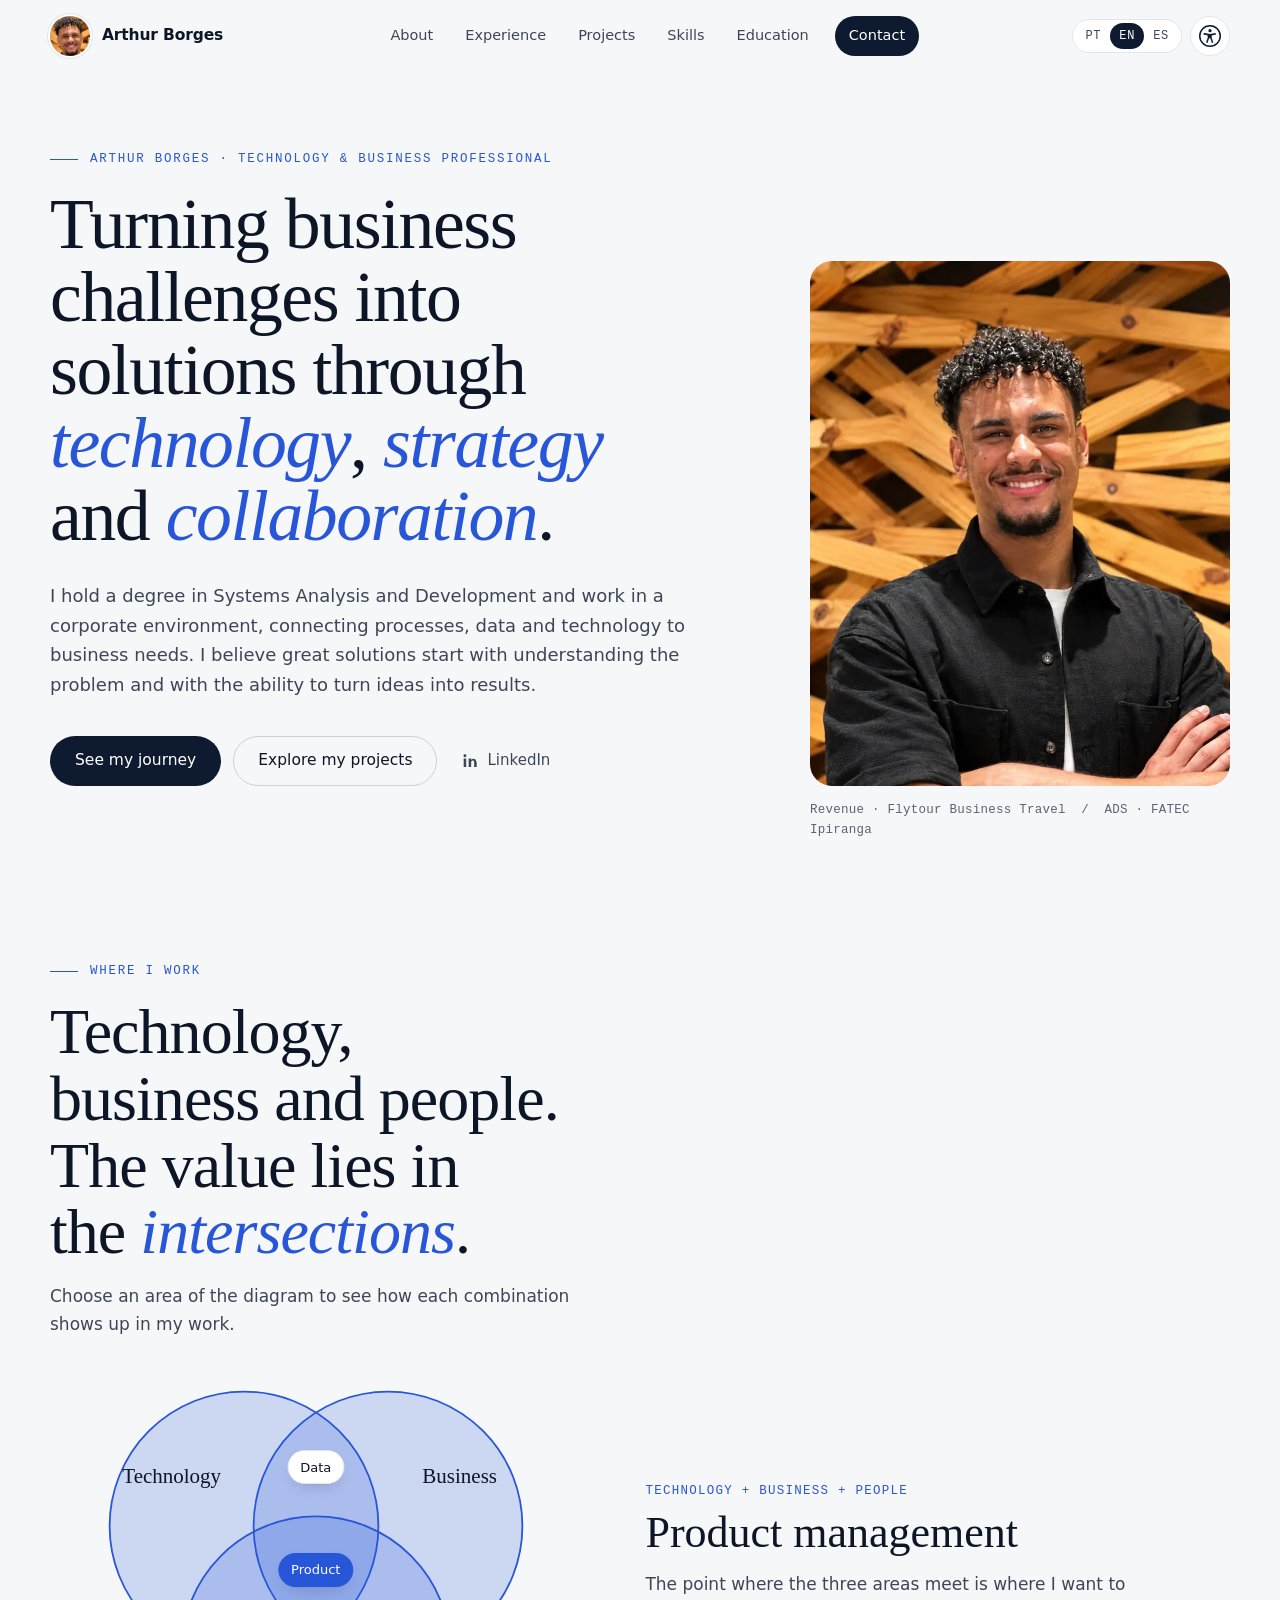
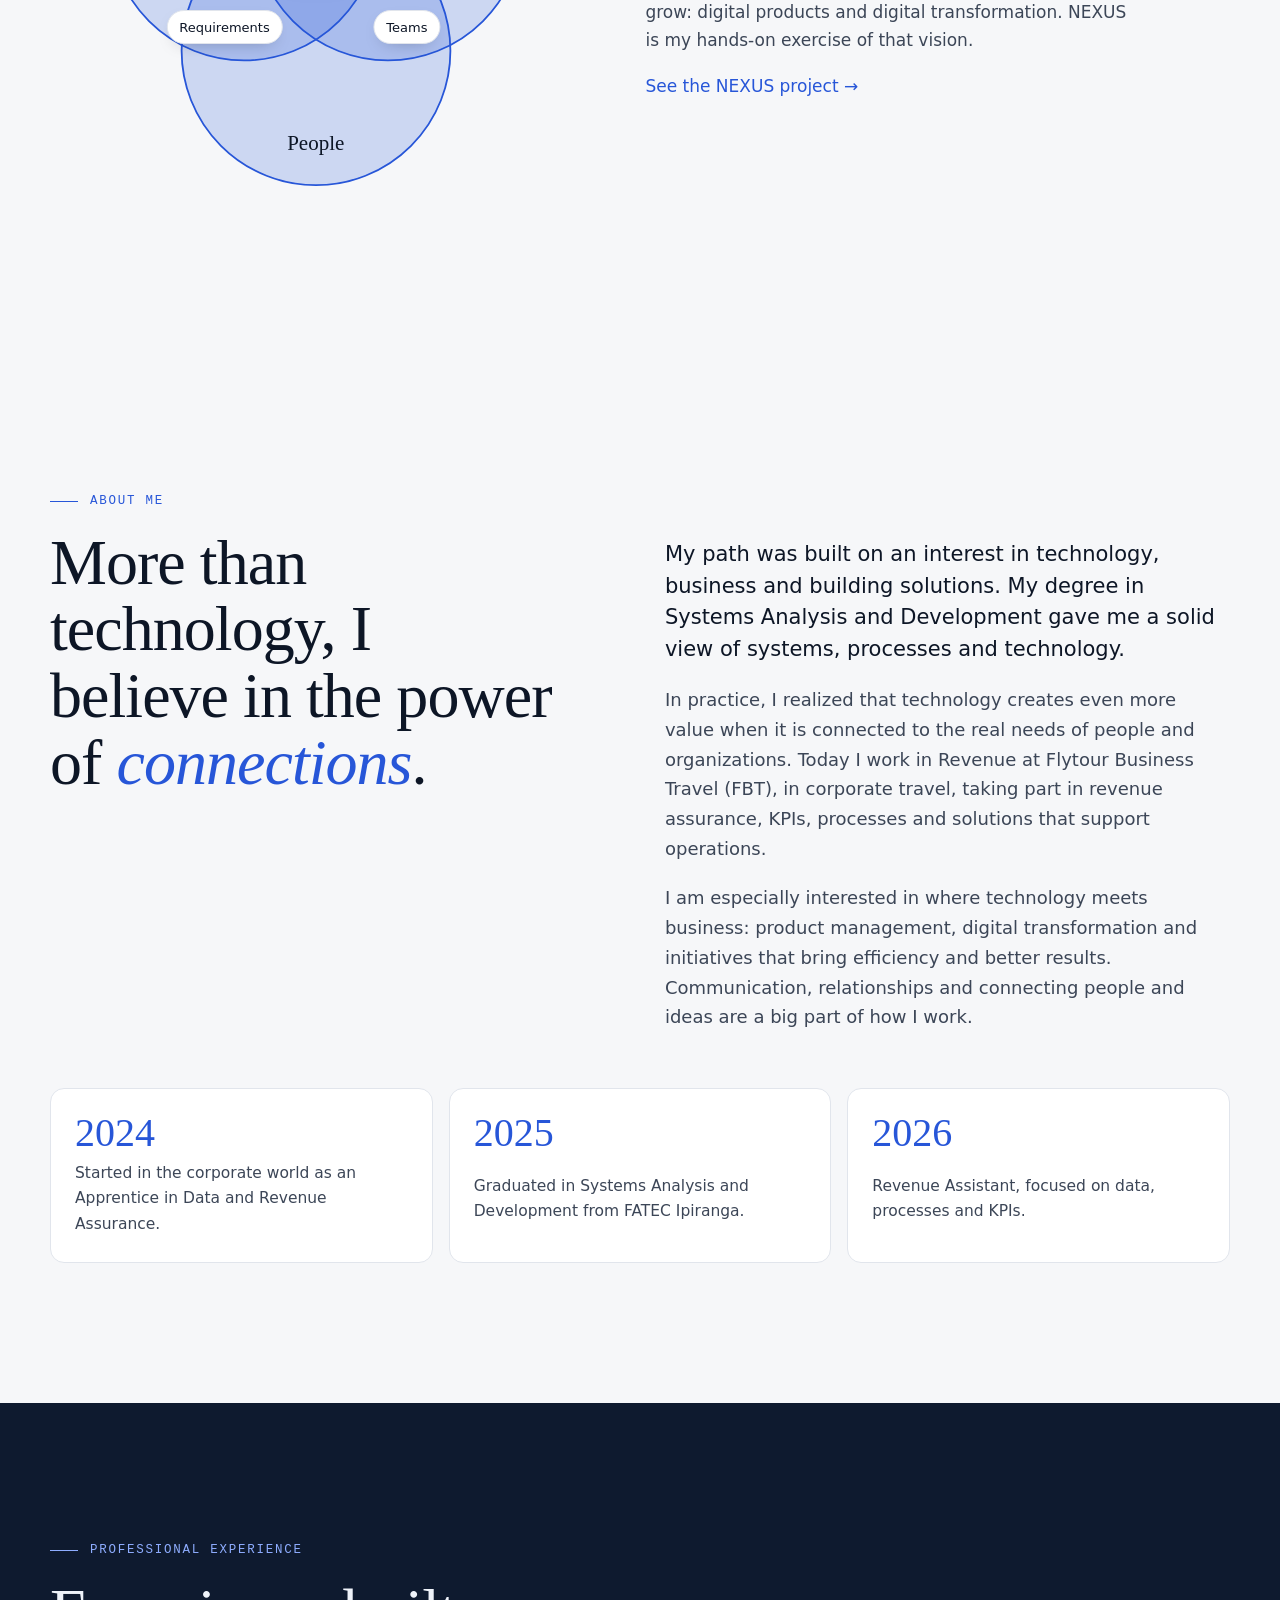
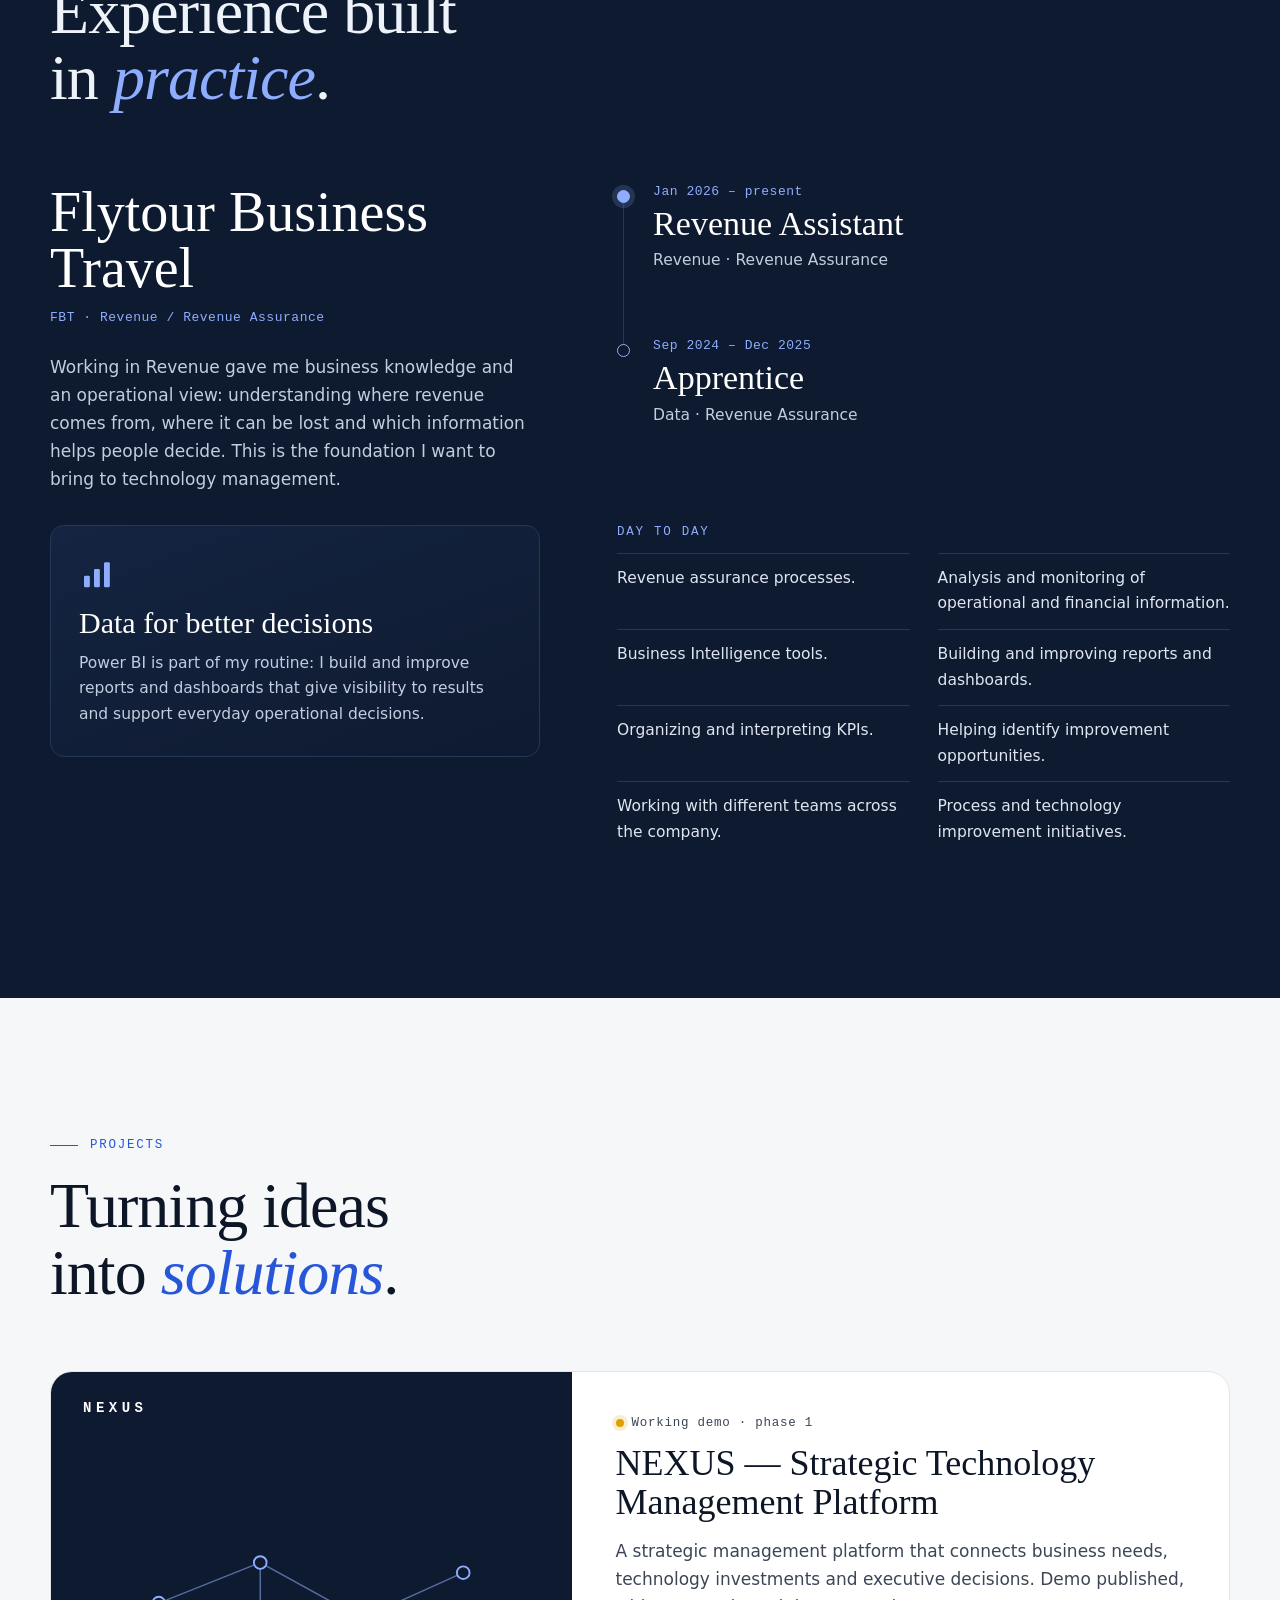
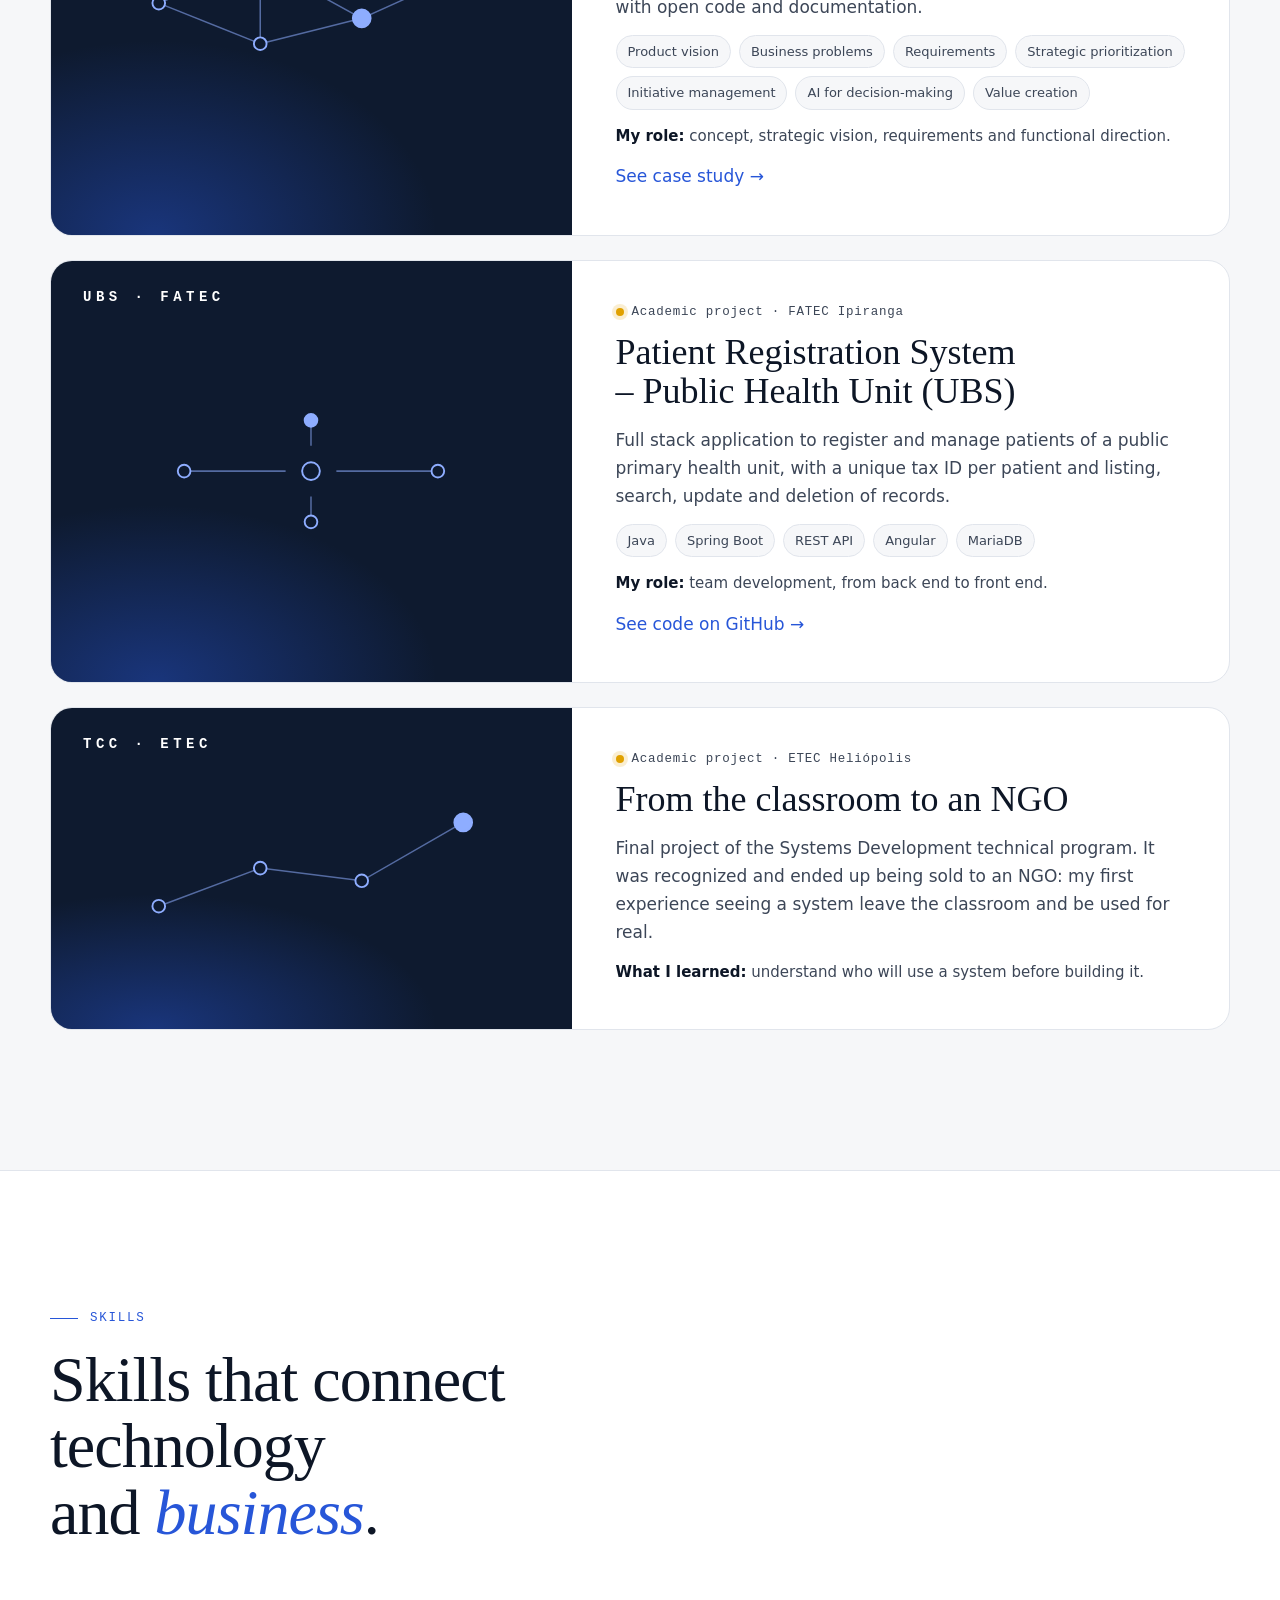
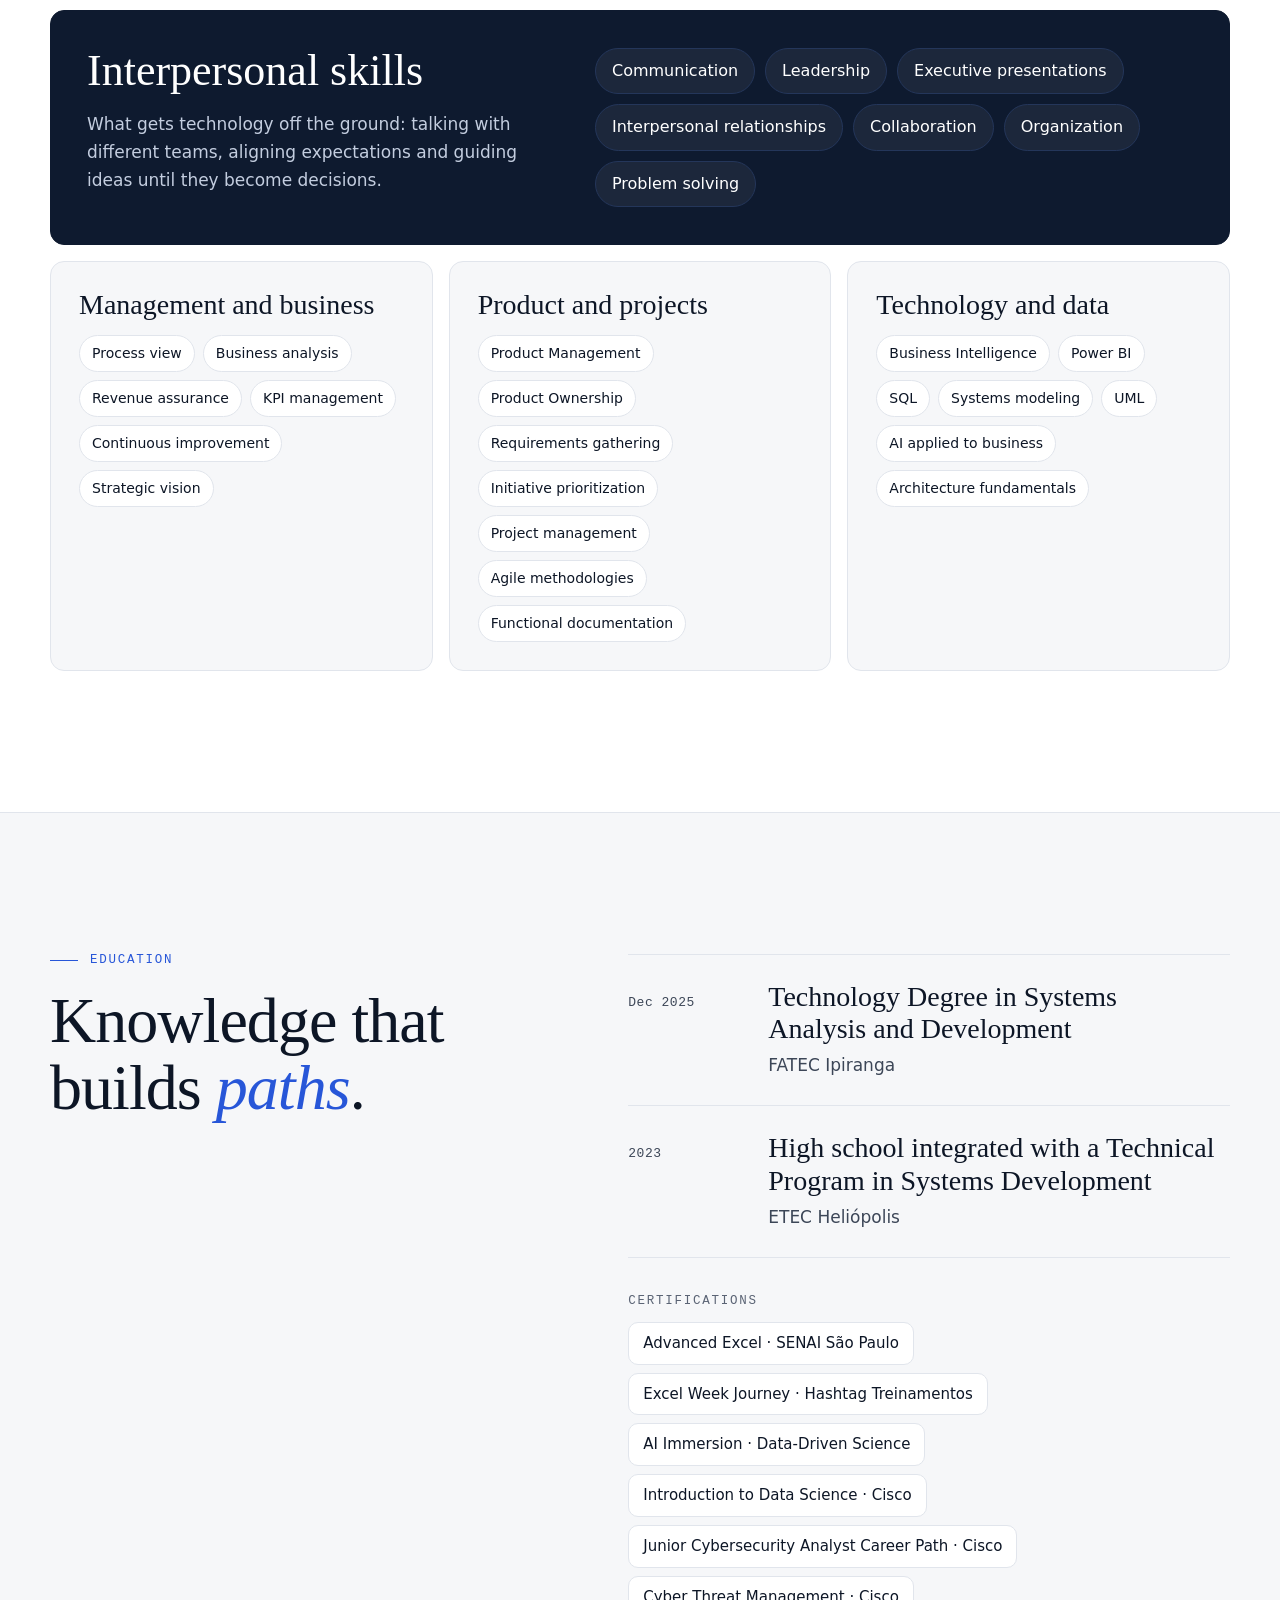
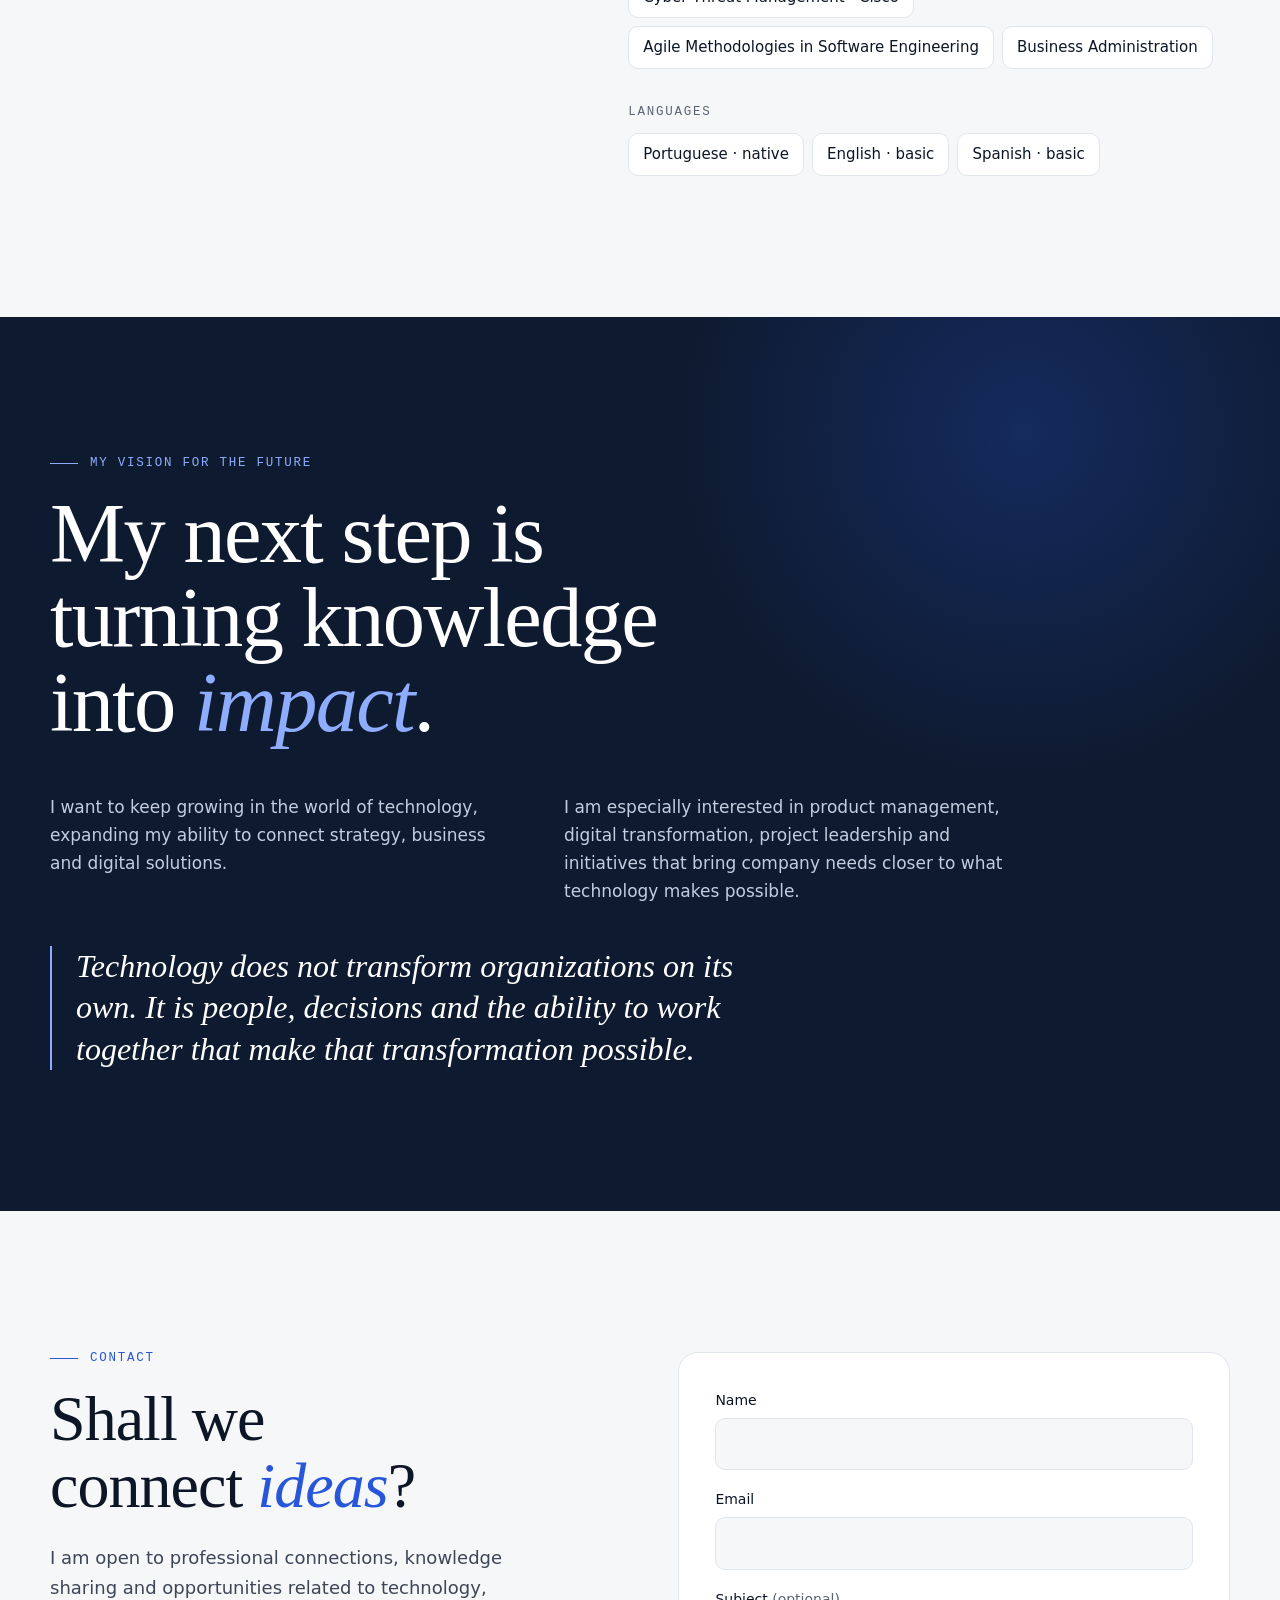
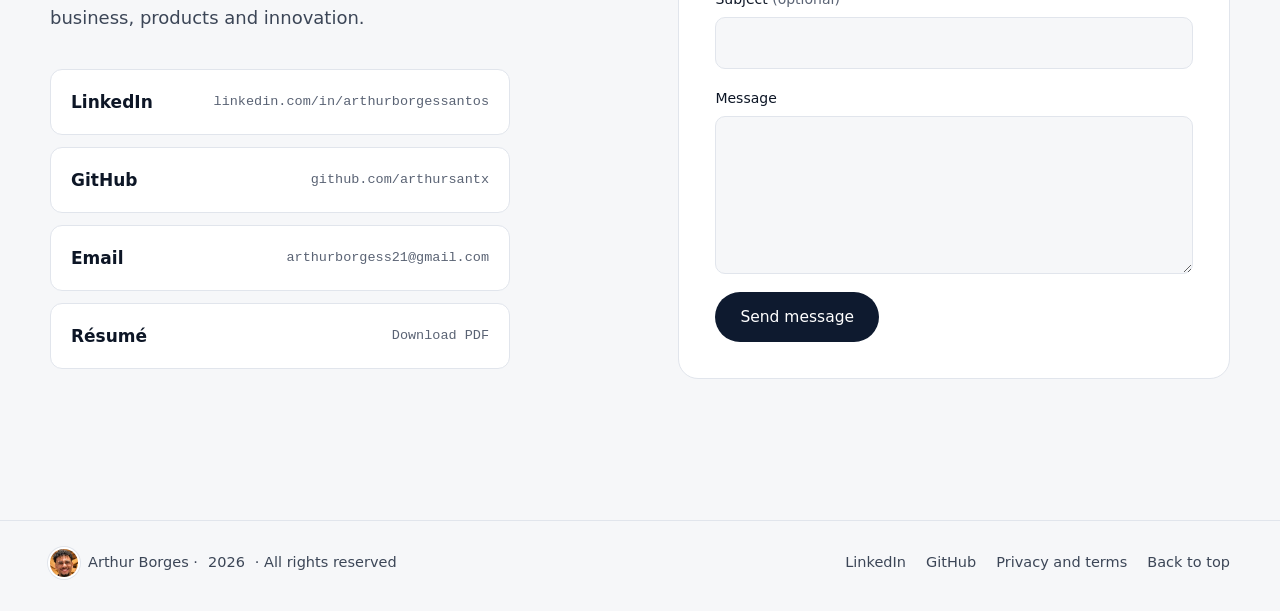
<file: en/index.html>
<!doctype html>
<html lang="en">
<head>
  <meta charset="utf-8">
  <meta name="viewport" content="width=device-width, initial-scale=1">
  <meta http-equiv="Content-Security-Policy" content="default-src 'self'; script-src 'self' 'wasm-unsafe-eval' 'sha256-1riQOFcDIeFNWWsS+mlsZJl6jlacd3YrGZoQ0XxiBtw=' https://vlibras.gov.br https://*.vlibras.gov.br https://cdn.jsdelivr.net/gh/spbgovbr-vlibras/; style-src 'self' 'unsafe-inline' https://fonts.googleapis.com https://vlibras.gov.br https://*.vlibras.gov.br https://cdn.jsdelivr.net/gh/spbgovbr-vlibras/; font-src 'self' data: https://fonts.gstatic.com https://vlibras.gov.br https://*.vlibras.gov.br https://cdn.jsdelivr.net/gh/spbgovbr-vlibras/; img-src 'self' data: blob: https://vlibras.gov.br https://*.vlibras.gov.br https://cdn.jsdelivr.net/gh/spbgovbr-vlibras/; media-src 'self' blob: https://vlibras.gov.br https://*.vlibras.gov.br https://cdn.jsdelivr.net/gh/spbgovbr-vlibras/; connect-src 'self' https://vlibras.gov.br https://*.vlibras.gov.br https://cdn.jsdelivr.net/gh/spbgovbr-vlibras/; frame-src https://vlibras.gov.br https://*.vlibras.gov.br https://cdn.jsdelivr.net/gh/spbgovbr-vlibras/; worker-src 'self' blob: https://cdn.jsdelivr.net/gh/spbgovbr-vlibras/; object-src 'none'; base-uri 'self'; form-action 'self' mailto:; upgrade-insecure-requests">
  <meta name="referrer" content="strict-origin-when-cross-origin">
  <title>Arthur Borges · Technology, Business and People</title>
  <meta name="description" content="Arthur Borges connects technology, business and people. A Systems Analysis and Development graduate working in Revenue with data, processes and Business Intelligence.">
  <link rel="canonical" href="https://arthursantx.github.io/en/">
  <meta name="theme-color" content="#0E1A2F">

  <meta property="og:type" content="profile">
  <meta property="og:locale" content="en_US">
  <meta property="og:site_name" content="Arthur Borges">
  <meta property="og:title" content="Arthur Borges · Technology, Business and People">
  <meta property="og:description" content="Connecting technology, business and people to turn business challenges into solutions.">
  <meta property="og:url" content="https://arthursantx.github.io/en/">
  <meta property="og:image" content="https://arthursantx.github.io/assets/img/og.jpg">
  <meta property="og:image:width" content="1200">
  <meta property="og:image:height" content="630">
  <meta property="og:image:alt" content="Arthur Borges, Technology & Business Professional">
  <meta name="twitter:card" content="summary_large_image">

  <link rel="icon" href="/favicon-32.png" type="image/png" sizes="32x32">
  <link rel="alternate" hreflang="pt-BR" href="https://arthursantx.github.io/">
  <link rel="alternate" hreflang="en" href="https://arthursantx.github.io/en/">
  <link rel="alternate" hreflang="es" href="https://arthursantx.github.io/es/">
  <link rel="alternate" hreflang="x-default" href="https://arthursantx.github.io/">
  <link rel="preconnect" href="https://fonts.googleapis.com">
  <link rel="preconnect" href="https://fonts.gstatic.com" crossorigin>
  <link rel="stylesheet" href="https://fonts.googleapis.com/css2?family=Geist:wght@400;500;600&family=Geist+Mono:wght@400;500&family=Instrument+Serif:ital@0;1&display=swap">
  <link rel="stylesheet" href="/assets/css/site.css">
  <script src="/assets/js/site.js" defer></script>
  <script>try{var a=JSON.parse(localStorage.getItem('ab-acessibilidade')||'{}'),r=document.documentElement,e=[1,1.15,1.3,1.5][a.escala]||1;r.style.setProperty('--a11y-escala',e);['contraste','leitura','espacamento','links','movimento'].forEach(function(o){if(a[o]===true)r.classList.add('a11y-'+o)})}catch(x){}</script>

  <script type="application/ld+json">
  {
    "@context": "https://schema.org",
    "@type": "Person",
    "name": "Arthur Borges",
    "jobTitle": "Technology & Business Professional",
    "url": "https://arthursantx.github.io/",
    "sameAs": ["https://www.linkedin.com/in/arthurborgessantos/", "https://github.com/arthursantx"],
    "alumniOf": [
      {"@type": "CollegeOrUniversity", "name": "FATEC Ipiranga"},
      {"@type": "HighSchool", "name": "ETEC Heliópolis"}
    ],
    "knowsAbout": ["Análise de negócios", "Product Ownership", "Business Intelligence", "Power BI", "Garantia de receita", "Transformação digital"]
  }
  </script>
</head>
<body>
  <a class="pular" href="#conteudo">Skip to content</a>

  <header class="topo" data-topo>
    <div class="topo-interno">
      <a class="monograma" href="#inicio" aria-label="Arthur Borges, back to top">
        <img class="monograma-foto" src="/assets/img/avatar.webp" alt="" width="40" height="40">
        <span class="monograma-nome">Arthur Borges</span>
      </a>
      <nav class="menu" id="menu" aria-label="Sections" data-menu>
        <ul>
          <li><a href="#sobre">About</a></li>
          <li><a href="#experiencia">Experience</a></li>
          <li><a href="#projetos">Projects</a></li>
          <li><a href="#competencias">Skills</a></li>
          <li><a href="#formacao">Education</a></li>
          <li><a href="#contato" class="menu-contato">Contact</a></li>
        </ul>
      </nav>
      <div class="ferramentas">
        <nav class="idiomas" aria-label="Language">
          <a href="/" hreflang="pt-BR" lang="pt-BR" data-idioma="pt"><span aria-hidden="true">PT</span><span class="visualmente-oculto">Português</span></a>
          <a href="/en/" hreflang="en" lang="en" data-idioma="en" aria-current="page"><span aria-hidden="true">EN</span><span class="visualmente-oculto">English</span></a>
          <a href="/es/" hreflang="es" lang="es" data-idioma="es"><span aria-hidden="true">ES</span><span class="visualmente-oculto">Español</span></a>
        </nav>
        <button class="a11y-botao" type="button" aria-expanded="false" aria-controls="a11y" data-a11y-botao>
          <svg aria-hidden="true" viewBox="0 0 24 24"><circle cx="12" cy="12" r="10.25" fill="none" stroke="currentColor" stroke-width="1.5"/><circle cx="12" cy="6.7" r="1.6"/><path d="M6.4 9.1c1.9.5 3.8.8 5.6.8s3.7-.3 5.6-.8l.4 1.4c-1.4.4-2.9.7-4.3.9v2.4l1.6 4.6-1.4.5-1.6-4.6h-1.2l-1.6 4.6-1.4-.5 1.6-4.6v-2.4c-1.4-.2-2.9-.5-4.3-.9l.4-1.4Z"/></svg>
          <span class="visualmente-oculto">Accessibility</span>
        </button>
      </div>
      <button class="menu-botao" type="button" aria-expanded="false" aria-controls="menu" data-menu-botao>
        <span class="menu-botao-linhas" aria-hidden="true"></span>
        <span class="visualmente-oculto">Open menu</span>
      </button>
    </div>
  </header>

  <div class="a11y-painel" id="a11y" role="dialog" aria-labelledby="a11y-titulo" hidden data-a11y-painel>
    <div class="a11y-cabeca">
      <h2 id="a11y-titulo">Accessibility</h2>
      <button type="button" class="a11y-fechar" data-a11y-fechar><span aria-hidden="true">×</span><span class="visualmente-oculto">Close accessibility panel</span></button>
    </div>
    <div class="a11y-grupo" role="group" aria-labelledby="a11y-tamanho">
      <p id="a11y-tamanho" class="a11y-rotulo">Text size</p>
      <div class="a11y-tamanho">
        <button type="button" data-a11y-texto="-1"><span aria-hidden="true">A−</span><span class="visualmente-oculto">Decrease text size</span></button>
        <output data-a11y-escala>100%</output>
        <button type="button" data-a11y-texto="1"><span aria-hidden="true">A+</span><span class="visualmente-oculto">Increase text size</span></button>
      </div>
    </div>
    <ul class="a11y-opcoes">
      <li><button type="button" aria-pressed="false" data-a11y="contraste"><span class="a11y-chave" aria-hidden="true"></span>High contrast</button></li>
      <li><button type="button" aria-pressed="false" data-a11y="leitura"><span class="a11y-chave" aria-hidden="true"></span>Easy-to-read font</button></li>
      <li><button type="button" aria-pressed="false" data-a11y="espacamento"><span class="a11y-chave" aria-hidden="true"></span>More space between letters and lines</button></li>
      <li><button type="button" aria-pressed="false" data-a11y="links"><span class="a11y-chave" aria-hidden="true"></span>Highlight links and buttons</button></li>
      <li><button type="button" aria-pressed="false" data-a11y="movimento"><span class="a11y-chave" aria-hidden="true"></span>Pause animations</button></li>
      <li><button type="button" aria-pressed="false" data-a11y="guia"><span class="a11y-chave" aria-hidden="true"></span>Reading guide</button></li>
    </ul>
    <button type="button" class="a11y-restaurar" data-a11y-restaurar>Reset to default</button>
    <p class="a11y-nota">Your choices are saved in this browser. The site also follows your system’s reduced-motion setting.</p>
  </div>

  <main id="conteudo">
    <!-- 01 · HOME -->
    <section class="hero" id="inicio" aria-labelledby="hero-titulo">
      <div class="envoltorio hero-grade">
        <div class="hero-texto">
          <p class="rotulo revelar">Arthur Borges · Technology &amp; Business Professional</p>
          <h1 id="hero-titulo" class="revelar">Turning business challenges into solutions through <em>technology</em>, <em>strategy</em> and <em>collaboration</em>.</h1>
          <p class="hero-apoio revelar">I hold a degree in Systems Analysis and Development and work in a corporate environment, connecting processes, data and technology to business needs. I believe great solutions start with understanding the problem and with the ability to turn ideas into results.</p>
          <div class="hero-acoes revelar">
            <a class="botao botao-cheio" href="#experiencia">See my journey</a>
            <a class="botao botao-contorno" href="#projetos">Explore my projects</a>
            <a class="link-linkedin" href="https://www.linkedin.com/in/arthurborgessantos/" target="_blank" rel="noopener">
              <svg aria-hidden="true" viewBox="0 0 24 24"><path d="M6.94 8.5H3.56V20h3.38V8.5ZM5.25 3a1.96 1.96 0 1 0 0 3.92 1.96 1.96 0 0 0 0-3.92ZM20.44 13.4c0-3.1-1.65-4.55-3.86-4.55a3.34 3.34 0 0 0-3.02 1.66V8.5h-3.37V20h3.37v-5.7c0-1.5.28-2.95 2.14-2.95 1.83 0 1.86 1.71 1.86 3.05V20h3.38v-6.6Z"/></svg>
              LinkedIn
            </a>
          </div>
        </div>

        <figure class="retrato revelar" aria-label="Portrait of Arthur Borges">
          <img src="/assets/img/arthur.webp" alt="Arthur Borges smiling, wearing a black shirt, arms crossed" width="720" height="900" loading="eager">
          <div class="retrato-cartao" aria-hidden="true">
            <span class="retrato-iniciais">AB</span>
            <ul class="retrato-pilares">
              <li><span>01</span>Technology</li>
              <li><span>02</span>Business</li>
              <li><span>03</span>People</li>
            </ul>
          </div>
          <figcaption class="retrato-legenda">Revenue · Flytour Business Travel &nbsp;/&nbsp; ADS · FATEC Ipiranga</figcaption>
        </figure>
      </div>

    </section>

    <!-- 01b · ONDE EU ATUO -->
    <section class="secao atuacao" id="atuacao" aria-labelledby="atuacao-titulo">
      <div class="envoltorio atuacao-grade">
        <div class="atuacao-intro">
          <p class="rotulo revelar">Where I work</p>
          <h2 id="atuacao-titulo" class="titulo-secao revelar">Technology, business and people. The value lies in the <em>intersections</em>.</h2>
          <p class="atuacao-dica revelar">Choose an area of the diagram to see how each combination shows up in my work.</p>
        </div>

        <div class="venn revelar" data-venn>
          <svg class="venn-desenho" viewBox="0 0 400 370" aria-hidden="true">
            <circle class="venn-circulo" data-circulo="t" cx="140" cy="130" r="112"/>
            <circle class="venn-circulo" data-circulo="n" cx="260" cy="130" r="112"/>
            <circle class="venn-circulo" data-circulo="p" cx="200" cy="234" r="112"/>
          </svg>
          <div class="venn-alvos" role="group" aria-label="Diagram areas">
            <button type="button" class="venn-alvo venn-alvo-principal" style="--x:20%;--y:24%" data-regiao="t" aria-pressed="false">Technology</button>
            <button type="button" class="venn-alvo venn-alvo-principal" style="--x:80%;--y:24%" data-regiao="n" aria-pressed="false">Business</button>
            <button type="button" class="venn-alvo venn-alvo-principal" style="--x:50%;--y:84%" data-regiao="p" aria-pressed="false">People</button>
            <button type="button" class="venn-alvo" style="--x:50%;--y:22%" data-regiao="tn" aria-pressed="false">Data</button>
            <button type="button" class="venn-alvo" style="--x:31%;--y:58%" data-regiao="tp" aria-pressed="false">Requirements</button>
            <button type="button" class="venn-alvo" style="--x:69%;--y:58%" data-regiao="np" aria-pressed="false">Teams</button>
            <button type="button" class="venn-alvo venn-alvo-centro" style="--x:50%;--y:45%" data-regiao="tnp" aria-pressed="true">Product</button>
          </div>
        </div>

        <ul class="venn-detalhes" aria-live="polite" data-venn-detalhes>
          <li data-regiao-conteudo="tnp">
            <p class="venn-detalhe-rotulo">Technology + Business + People</p>
            <h3>Product management</h3>
            <p>The point where the three areas meet is where I want to grow: digital products and digital transformation. NEXUS is my hands-on exercise of that vision.</p>
            <a class="venn-link" href="/en/projetos/nexus/">See the NEXUS project <span aria-hidden="true">→</span></a>
          </li>
          <li data-regiao-conteudo="t">
            <p class="venn-detalhe-rotulo">Technology</p>
            <h3>Technical foundation</h3>
            <p>A degree in Systems Analysis and Development, an understanding of how systems work, and Business Intelligence. I understand technology well enough to talk productively with the people who build it.</p>
          </li>
          <li data-regiao-conteudo="n">
            <p class="venn-detalhe-rotulo">Business</p>
            <h3>Revenue perspective</h3>
            <p>Day-to-day work in Revenue: revenue assurance, processes and KPIs. Understanding where revenue comes from and where it can be lost.</p>
          </li>
          <li data-regiao-conteudo="p">
            <p class="venn-detalhe-rotulo">People</p>
            <h3>Communication</h3>
            <p>Relationships, presentations and listening. It is what helps a good idea win support inside a company.</p>
          </li>
          <li data-regiao-conteudo="tn">
            <p class="venn-detalhe-rotulo">Technology + Business</p>
            <h3>Data for decisions</h3>
            <p>Power BI reports and dashboards that turn operational information into visibility for management.</p>
          </li>
          <li data-regiao-conteudo="tp">
            <p class="venn-detalhe-rotulo">Technology + People</p>
            <h3>Translating needs</h3>
            <p>Turning what teams need into clear requirements, and explaining technical solutions to non-technical people.</p>
          </li>
          <li data-regiao-conteudo="np">
            <p class="venn-detalhe-rotulo">Business + People</p>
            <h3>Cross-team alignment</h3>
            <p>Working with different teams across the company, aligning expectations and bringing KPIs into the conversation.</p>
          </li>
        </ul>
      </div>
    </section>

    <!-- 02 · SOBRE -->
    <section class="secao" id="sobre" aria-labelledby="sobre-titulo">
      <div class="envoltorio sobre-grade">
        <div>
          <p class="rotulo revelar">About me</p>
          <h2 id="sobre-titulo" class="titulo-secao revelar">More than technology, I believe in the power of <em>connections</em>.</h2>
        </div>
        <div class="sobre-texto">
          <p class="revelar">My path was built on an interest in technology, business and building solutions. My degree in Systems Analysis and Development gave me a solid view of systems, processes and technology.</p>
          <p class="revelar">In practice, I realized that technology creates even more value when it is connected to the real needs of people and organizations. Today I work in Revenue at Flytour Business Travel (FBT), in corporate travel, taking part in revenue assurance, KPIs, processes and solutions that support operations.</p>
          <p class="revelar">I am especially interested in where technology meets business: product management, digital transformation and initiatives that bring efficiency and better results. Communication, relationships and connecting people and ideas are a big part of how I work.</p>
        </div>
        <ul class="destaques" aria-label="Career highlights">
          <li class="destaque revelar">
            <span class="destaque-ano">2024</span>
            <p>Started in the corporate world as an Apprentice in Data and Revenue Assurance.</p>
          </li>
          <li class="destaque revelar">
            <span class="destaque-ano">2025</span>
            <p>Graduated in Systems Analysis and Development from FATEC Ipiranga.</p>
          </li>
          <li class="destaque revelar">
            <span class="destaque-ano">2026</span>
            <p>Revenue Assistant, focused on data, processes and KPIs.</p>
          </li>
        </ul>
      </div>
    </section>

    <!-- 03 · EXPERIÊNCIA -->
    <section class="secao secao-escura" id="experiencia" aria-labelledby="exp-titulo">
      <div class="envoltorio">
        <p class="rotulo revelar">Professional experience</p>
        <h2 id="exp-titulo" class="titulo-secao revelar">Experience built in <em>practice</em>.</h2>

        <div class="exp-grade">
          <div class="empresa revelar">
            <p class="empresa-nome">Flytour Business Travel</p>
            <p class="empresa-detalhe">FBT · Revenue / Revenue Assurance</p>
            <p class="empresa-nota">Working in Revenue gave me business knowledge and an operational view: understanding where revenue comes from, where it can be lost and which information helps people decide. This is the foundation I want to bring to technology management.</p>
          </div>

          <ol class="linha-tempo">
            <li class="etapa etapa-atual revelar">
              <p class="etapa-periodo"><time datetime="2026-01">Jan 2026</time> – present</p>
              <h3>Revenue Assistant</h3>
              <p class="etapa-area">Revenue · Revenue Assurance</p>
            </li>
            <li class="etapa revelar">
              <p class="etapa-periodo"><time datetime="2024-09">Sep 2024</time> – <time datetime="2025-12">Dec 2025</time></p>
              <h3>Apprentice</h3>
              <p class="etapa-area">Data · Revenue Assurance</p>
            </li>
          </ol>

          <div class="atividades revelar">
            <h3>Day to day</h3>
            <ul class="etapa-lista">
              <li>Revenue assurance processes.</li>
              <li>Analysis and monitoring of operational and financial information.</li>
              <li>Business Intelligence tools.</li>
              <li>Building and improving reports and dashboards.</li>
              <li>Organizing and interpreting KPIs.</li>
              <li>Helping identify improvement opportunities.</li>
              <li>Working with different teams across the company.</li>
              <li>Process and technology improvement initiatives.</li>
            </ul>
          </div>

          <div class="destaque-bi revelar">
            <svg aria-hidden="true" viewBox="0 0 48 48" class="destaque-bi-icone"><rect x="6" y="26" width="7" height="14" rx="1.5"/><rect x="18" y="18" width="7" height="22" rx="1.5"/><rect x="30" y="10" width="7" height="30" rx="1.5"/></svg>
            <h3>Data for better decisions</h3>
            <p>Power BI is part of my routine: I build and improve reports and dashboards that give visibility to results and support everyday operational decisions.</p>
          </div>
        </div>
      </div>
    </section>

    <!-- 04 · PROJETOS -->
    <section class="secao" id="projetos" aria-labelledby="proj-titulo">
      <div class="envoltorio">
        <p class="rotulo revelar">Projects</p>
        <h2 id="proj-titulo" class="titulo-secao revelar">Turning ideas into <em>solutions</em>.</h2>

        <ul class="projetos">
          <li class="projeto revelar">
            <a class="projeto-link" href="/en/projetos/nexus/">
              <div class="projeto-capa" aria-hidden="true">
                <span class="projeto-marca">NEXUS</span>
                <svg viewBox="0 0 320 120" class="projeto-grafo">
                  <g class="arestas"><path d="M40 60 L120 28 L200 72 L280 36"/><path d="M120 28 L120 92 L200 72"/><path d="M40 60 L120 92"/></g>
                  <g class="nos"><circle cx="40" cy="60" r="5"/><circle cx="120" cy="28" r="5"/><circle cx="120" cy="92" r="5"/><circle cx="200" cy="72" r="7"/><circle cx="280" cy="36" r="5"/></g>
                </svg>
              </div>
              <div class="projeto-corpo">
                <p class="projeto-status"><span class="ponto" aria-hidden="true"></span>Working demo · phase 1</p>
                <h3>NEXUS — Strategic Technology Management Platform</h3>
                <p>A strategic management platform that connects business needs, technology investments and executive decisions. Demo published, with open code and documentation.</p>
                <ul class="etiquetas" aria-label="Project aspects">
                  <li>Product vision</li>
                  <li>Business problems</li>
                  <li>Requirements</li>
                  <li>Strategic prioritization</li>
                  <li>Initiative management</li>
                  <li>AI for decision-making</li>
                  <li>Value creation</li>
                </ul>
                <p class="projeto-papel"><strong>My role:</strong> concept, strategic vision, requirements and functional direction.</p>
                <span class="projeto-cta">See case study <span aria-hidden="true">→</span></span>
              </div>
            </a>
          </li>
          <li class="projeto revelar">
            <a class="projeto-link" href="https://github.com/arthursantx/ubs-novo" target="_blank" rel="noopener">
              <div class="projeto-capa projeto-capa-ubs" aria-hidden="true">
                <span class="projeto-marca">UBS · FATEC</span>
                <svg viewBox="0 0 320 120" class="projeto-grafo">
                  <g class="arestas"><path d="M60 60 H140"/><path d="M180 60 H260"/><path d="M160 40 V20"/><path d="M160 80 V100"/></g>
                  <g class="nos"><circle cx="60" cy="60" r="5"/><circle cx="160" cy="60" r="7"/><circle cx="260" cy="60" r="5"/><circle cx="160" cy="20" r="5"/><circle cx="160" cy="100" r="5"/></g>
                </svg>
              </div>
              <div class="projeto-corpo">
                <p class="projeto-status"><span class="ponto" aria-hidden="true"></span>Academic project · FATEC Ipiranga</p>
                <h3>Patient Registration System – Public Health Unit (UBS)</h3>
                <p>Full stack application to register and manage patients of a public primary health unit, with a unique tax ID per patient and listing, search, update and deletion of records.</p>
                <ul class="etiquetas" aria-label="Project technologies">
                  <li>Java</li>
                  <li>Spring Boot</li>
                  <li>REST API</li>
                  <li>Angular</li>
                  <li>MariaDB</li>
                </ul>
                <p class="projeto-papel"><strong>My role:</strong> team development, from back end to front end.</p>
                <span class="projeto-cta">See code on GitHub <span aria-hidden="true">→</span></span>
              </div>
            </a>
          </li>
          <li class="projeto revelar">
            <div class="projeto-link projeto-estatico">
              <div class="projeto-capa projeto-capa-etec" aria-hidden="true">
                <span class="projeto-marca">TCC · ETEC</span>
                <svg viewBox="0 0 320 120" class="projeto-grafo">
                  <g class="arestas"><path d="M40 90 L120 60 L200 70 L280 24"/></g>
                  <g class="nos"><circle cx="40" cy="90" r="5"/><circle cx="120" cy="60" r="5"/><circle cx="200" cy="70" r="5"/><circle cx="280" cy="24" r="7"/></g>
                </svg>
              </div>
              <div class="projeto-corpo">
                <p class="projeto-status"><span class="ponto" aria-hidden="true"></span>Academic project · ETEC Heliópolis</p>
                <h3>From the classroom to an NGO</h3>
                <p>Final project of the Systems Development technical program. It was recognized and ended up being sold to an NGO: my first experience seeing a system leave the classroom and be used for real.</p>
                <p class="projeto-papel"><strong>What I learned:</strong> understand who will use a system before building it.</p>
              </div>
            </div>
          </li>
        </ul>
      </div>
    </section>

    <!-- 05 · COMPETÊNCIAS -->
    <section class="secao secao-suave" id="competencias" aria-labelledby="comp-titulo">
      <div class="envoltorio">
        <p class="rotulo revelar">Skills</p>
        <h2 id="comp-titulo" class="titulo-secao revelar">Skills that connect technology and <em>business</em>.</h2>

        <div class="competencias">
          <article class="grupo grupo-pessoas revelar">
            <h3>Interpersonal skills</h3>
            <p class="grupo-intro">What gets technology off the ground: talking with different teams, aligning expectations and guiding ideas until they become decisions.</p>
            <ul>
              <li>Communication</li><li>Leadership</li><li>Executive presentations</li><li>Interpersonal relationships</li>
              <li>Collaboration</li><li>Organization</li><li>Problem solving</li>
            </ul>
          </article>
          <article class="grupo revelar">
            <h3>Management and business</h3>
            <ul>
              <li>Process view</li><li>Business analysis</li><li>Revenue assurance</li>
              <li>KPI management</li><li>Continuous improvement</li><li>Strategic vision</li>
            </ul>
          </article>
          <article class="grupo revelar">
            <h3>Product and projects</h3>
            <ul>
              <li>Product Management</li><li>Product Ownership</li><li>Requirements gathering</li>
              <li>Initiative prioritization</li><li>Project management</li><li>Agile methodologies</li><li>Functional documentation</li>
            </ul>
          </article>
          <article class="grupo revelar">
            <h3>Technology and data</h3>
            <ul>
              <li>Business Intelligence</li><li>Power BI</li><li>SQL</li><li>Systems modeling</li>
              <li>UML</li><li>AI applied to business</li><li>Architecture fundamentals</li>
            </ul>
          </article>
        </div>
      </div>
    </section>

    <!-- 06 · FORMAÇÃO -->
    <section class="secao" id="formacao" aria-labelledby="form-titulo">
      <div class="envoltorio formacao-grade">
        <div>
          <p class="rotulo revelar">Education</p>
          <h2 id="form-titulo" class="titulo-secao revelar">Knowledge that builds <em>paths</em>.</h2>
        </div>
        <div>
          <ol class="cursos">
            <li class="curso revelar">
              <p class="curso-ano"><time datetime="2025-12">Dec 2025</time></p>
              <div>
                <h3>Technology Degree in Systems Analysis and Development</h3>
                <p>FATEC Ipiranga</p>
              </div>
            </li>
            <li class="curso revelar">
              <p class="curso-ano"><time datetime="2023">2023</time></p>
              <div>
                <h3>High school integrated with a Technical Program in Systems Development</h3>
                <p>ETEC Heliópolis</p>
              </div>
            </li>
          </ol>
          <div class="certificacoes revelar">
            <h3>Certifications</h3>
            <ul>
              <li>Advanced Excel · SENAI São Paulo</li>
              <li>Excel Week Journey · Hashtag Treinamentos</li>
              <li>AI Immersion · Data-Driven Science</li>
              <li>Introduction to Data Science · Cisco</li>
              <li>Junior Cybersecurity Analyst Career Path · Cisco</li>
              <li>Cyber Threat Management · Cisco</li>
              <li>Agile Methodologies in Software Engineering</li>
              <li>Business Administration</li>
            </ul>
          </div>
          <div class="certificacoes revelar">
            <h3>Languages</h3>
            <ul>
              <li>Portuguese · native</li>
              <li>English · basic</li>
              <li>Spanish · basic</li>
            </ul>
          </div>
        </div>
      </div>
    </section>

    <!-- 07 · VISÃO -->
    <section class="secao secao-escura visao" id="visao" aria-labelledby="visao-titulo">
      <div class="envoltorio visao-grade">
        <p class="rotulo revelar">My vision for the future</p>
        <h2 id="visao-titulo" class="visao-titulo revelar">My next step is turning knowledge into <em>impact</em>.</h2>
        <div class="visao-texto">
          <p class="revelar">I want to keep growing in the world of technology, expanding my ability to connect strategy, business and digital solutions.</p>
          <p class="revelar">I am especially interested in product management, digital transformation, project leadership and initiatives that bring company needs closer to what technology makes possible.</p>
          <p class="visao-frase revelar">Technology does not transform organizations on its own. It is people, decisions and the ability to work together that make that transformation possible.</p>
        </div>
      </div>
    </section>

    <!-- 08 · CONTATO -->
    <section class="secao" id="contato" aria-labelledby="contato-titulo">
      <div class="envoltorio contato-grade">
        <div>
          <p class="rotulo revelar">Contact</p>
          <h2 id="contato-titulo" class="titulo-secao revelar">Shall we connect <em>ideas</em>?</h2>
          <p class="contato-texto revelar">I am open to professional connections, knowledge sharing and opportunities related to technology, business, products and innovation.</p>
          <ul class="canais revelar">
            <li>
              <a class="canal" href="https://www.linkedin.com/in/arthurborgessantos/" target="_blank" rel="noopener">
                <span class="canal-nome">LinkedIn</span>
                <span class="canal-valor">linkedin.com/in/arthurborgessantos</span>
              </a>
            </li>
            <li>
              <a class="canal" href="https://github.com/arthursantx" target="_blank" rel="noopener">
                <span class="canal-nome">GitHub</span>
                <span class="canal-valor">github.com/arthursantx</span>
              </a>
            </li>
            <!-- Aparecem quando configurados em /assets/js/site.js (CONFIG.email e CONFIG.curriculo). -->
            <li data-se-configurado="email" hidden>
              <a class="canal" data-link-email href="#">
                <span class="canal-nome">Email</span>
                <span class="canal-valor" data-texto-email></span>
              </a>
            </li>
            <li data-se-configurado="curriculo" hidden>
              <a class="canal" data-link-curriculo href="#" download>
                <span class="canal-nome">Résumé</span>
                <span class="canal-valor">Download PDF</span>
              </a>
            </li>
          </ul>
        </div>

        <form class="formulario revelar" novalidate data-formulario>
          <div class="campo">
            <label for="f-nome">Name</label>
            <input id="f-nome" name="nome" type="text" autocomplete="name" required maxlength="120">
            <p class="campo-erro" id="f-nome-erro" aria-live="polite"></p>
          </div>
          <div class="campo">
            <label for="f-email">Email</label>
            <input id="f-email" name="email" type="email" autocomplete="email" required maxlength="160">
            <p class="campo-erro" id="f-email-erro" aria-live="polite"></p>
          </div>
          <div class="campo">
            <label for="f-assunto">Subject <span class="opcional">(optional)</span></label>
            <input id="f-assunto" name="assunto" type="text" maxlength="140">
          </div>
          <div class="campo">
            <label for="f-mensagem">Message</label>
            <textarea id="f-mensagem" name="mensagem" rows="5" required minlength="10" maxlength="3000"></textarea>
            <p class="campo-erro" id="f-mensagem-erro" aria-live="polite"></p>
          </div>
          <!-- Campo invisível contra robôs: pessoas não preenchem. -->
          <div class="armadilha" aria-hidden="true"><label for="f-site">Website</label><input id="f-site" name="_gotcha" tabindex="-1" autocomplete="off"></div>
          <button class="botao botao-cheio" type="submit" data-enviar>Send message</button>
          <p class="formulario-status" role="status" aria-live="polite" data-status></p>
        </form>
      </div>
    </section>
  </main>

  <footer class="rodape">
    <div class="envoltorio rodape-interno">
      <p><img class="monograma-foto monograma-pequeno" src="/assets/img/avatar.webp" alt="" width="28" height="28" loading="lazy"> Arthur Borges · <span data-ano>2026</span> · All rights reserved</p>
      <nav aria-label="Footer">
        <a href="https://www.linkedin.com/in/arthurborgessantos/" target="_blank" rel="noopener">LinkedIn</a>
        <a href="https://github.com/arthursantx" target="_blank" rel="noopener">GitHub</a>
        <a href="/en/privacidade/">Privacy and terms</a>
        <a href="#inicio">Back to top</a>
      </nav>
    </div>
  </footer>
</body>
</html>
</file>
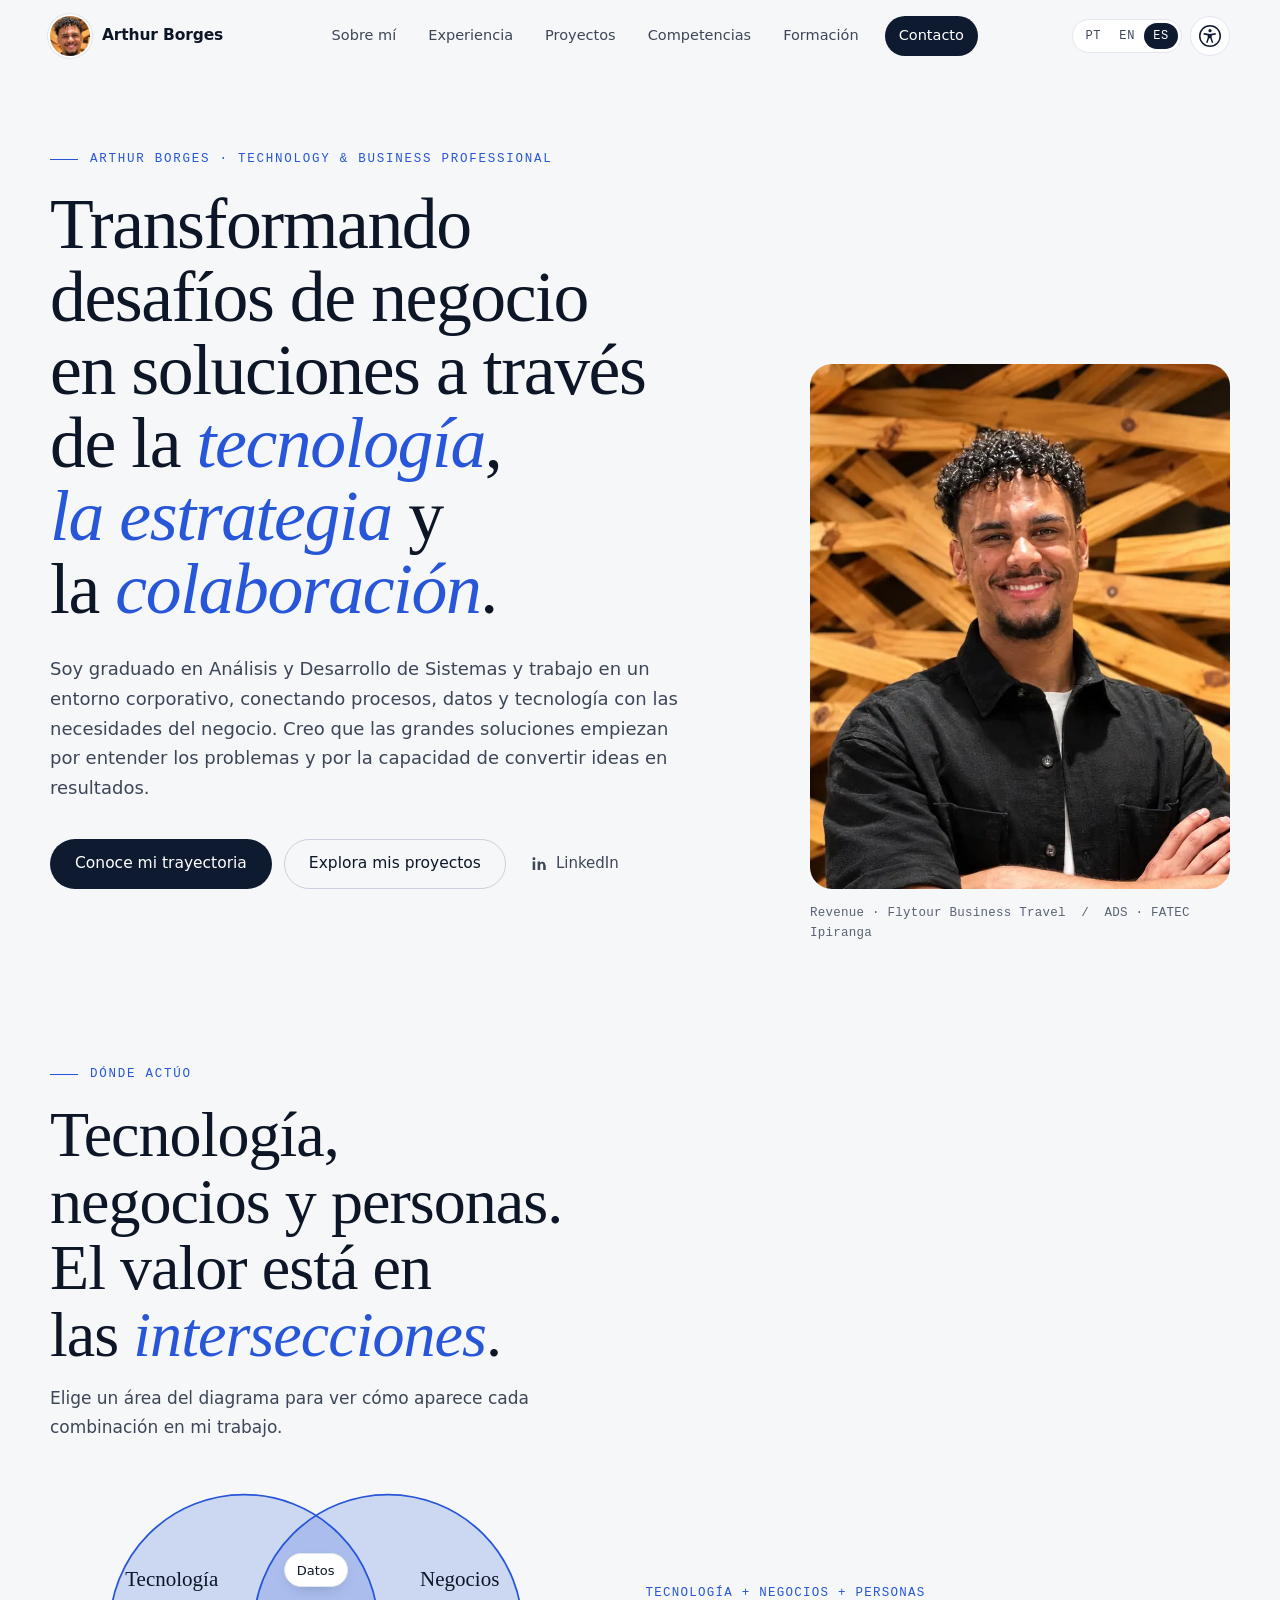
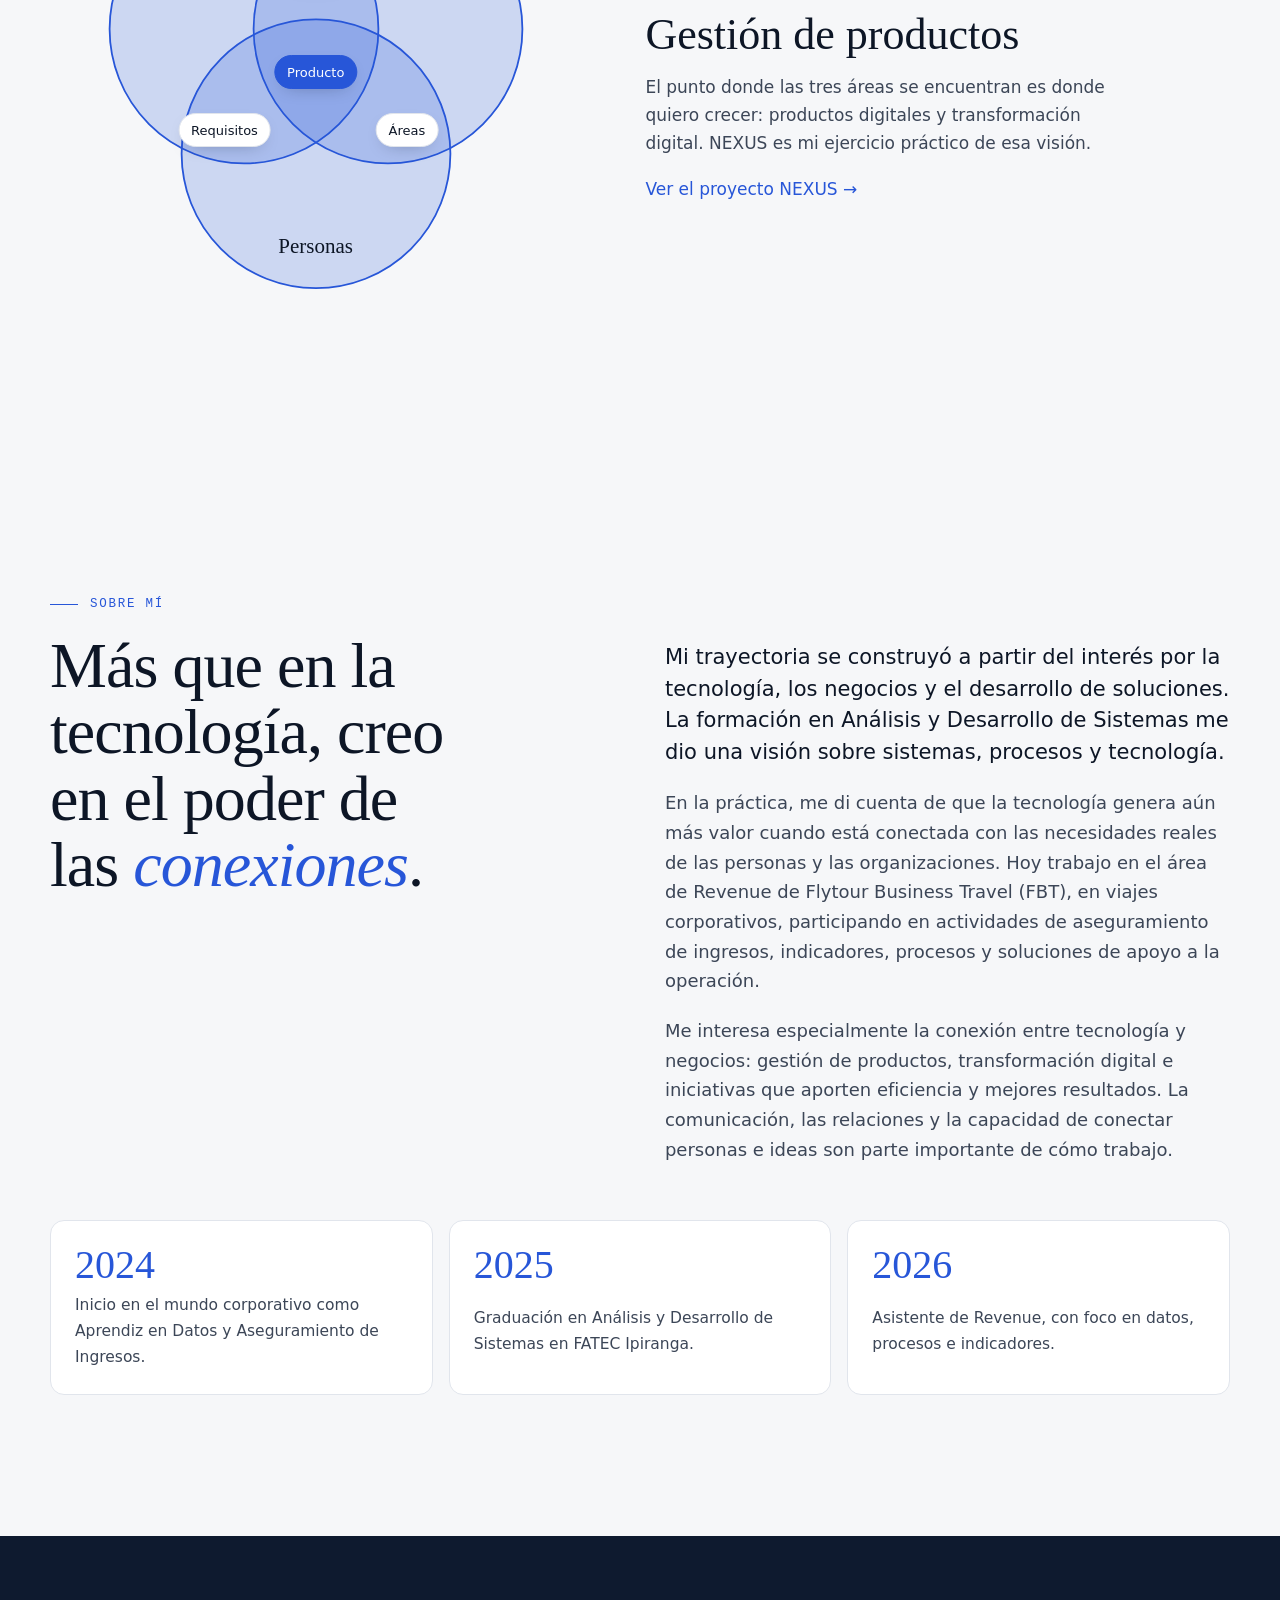
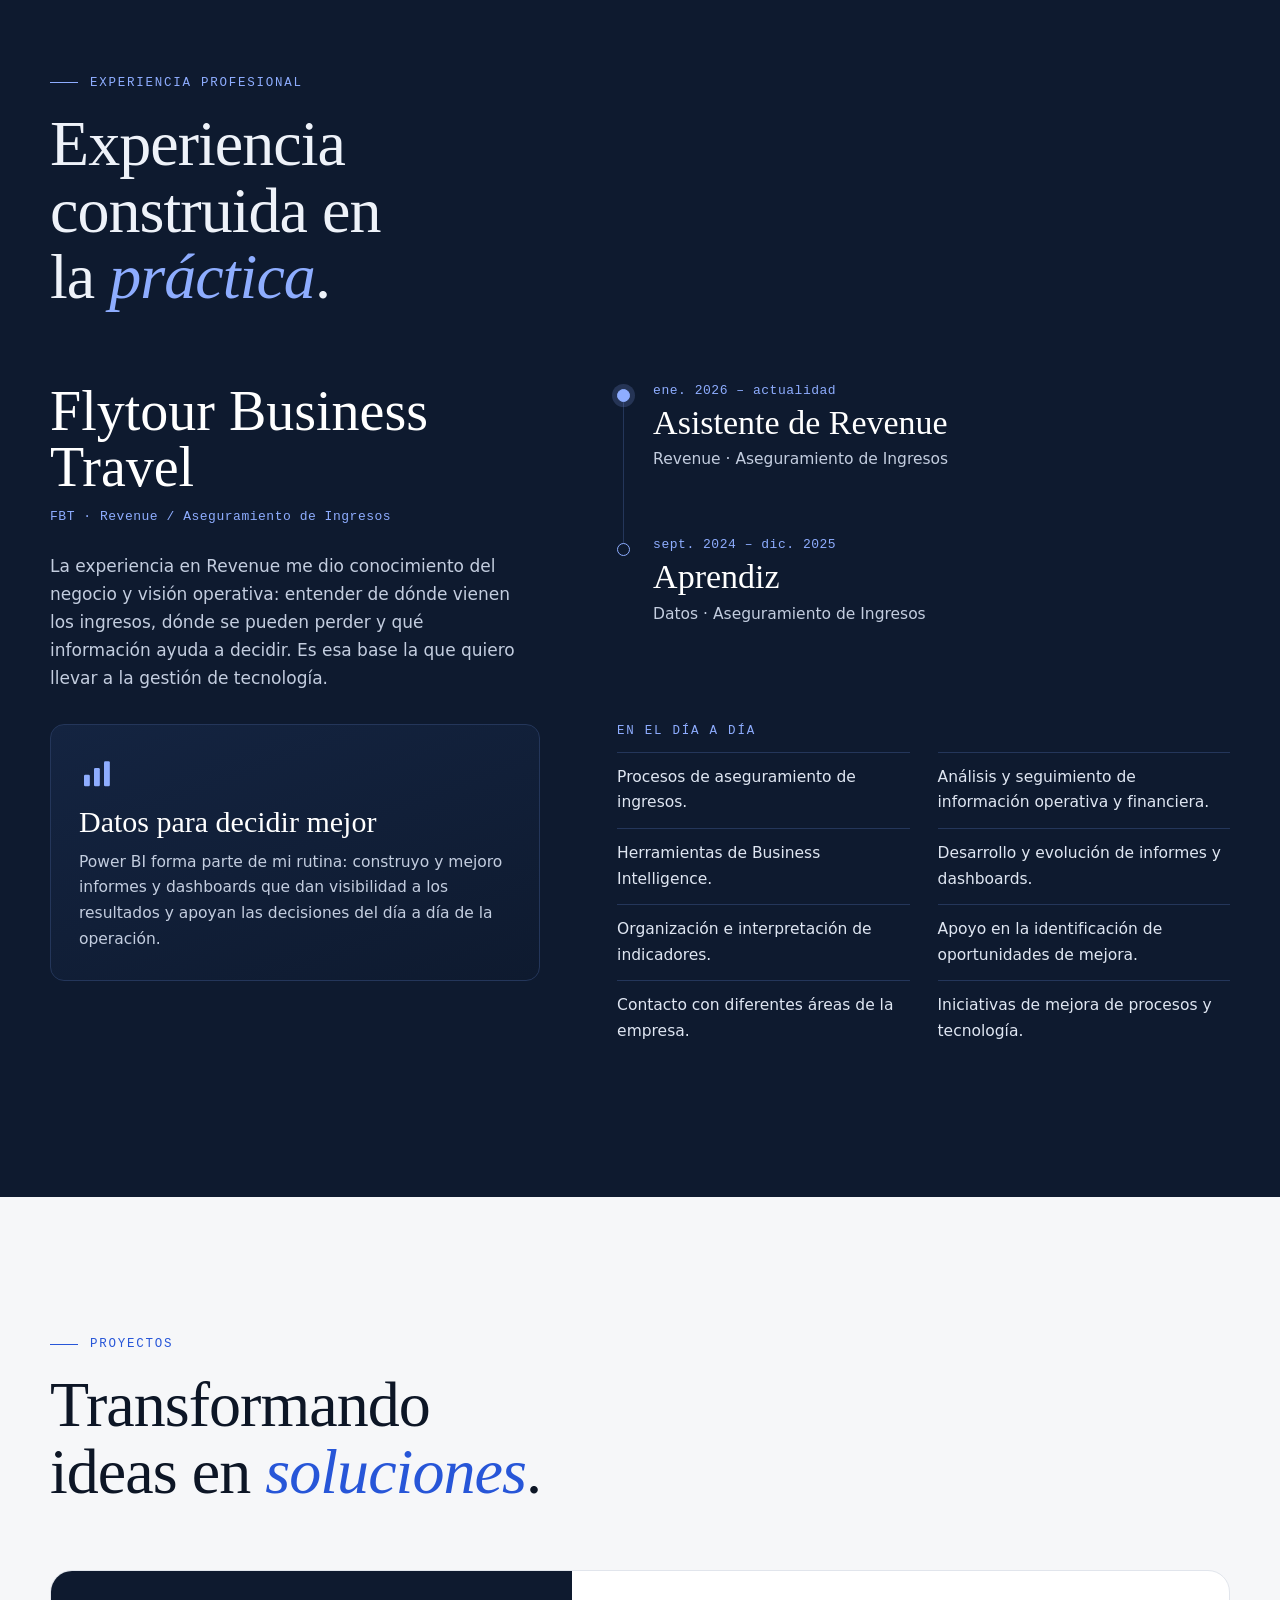
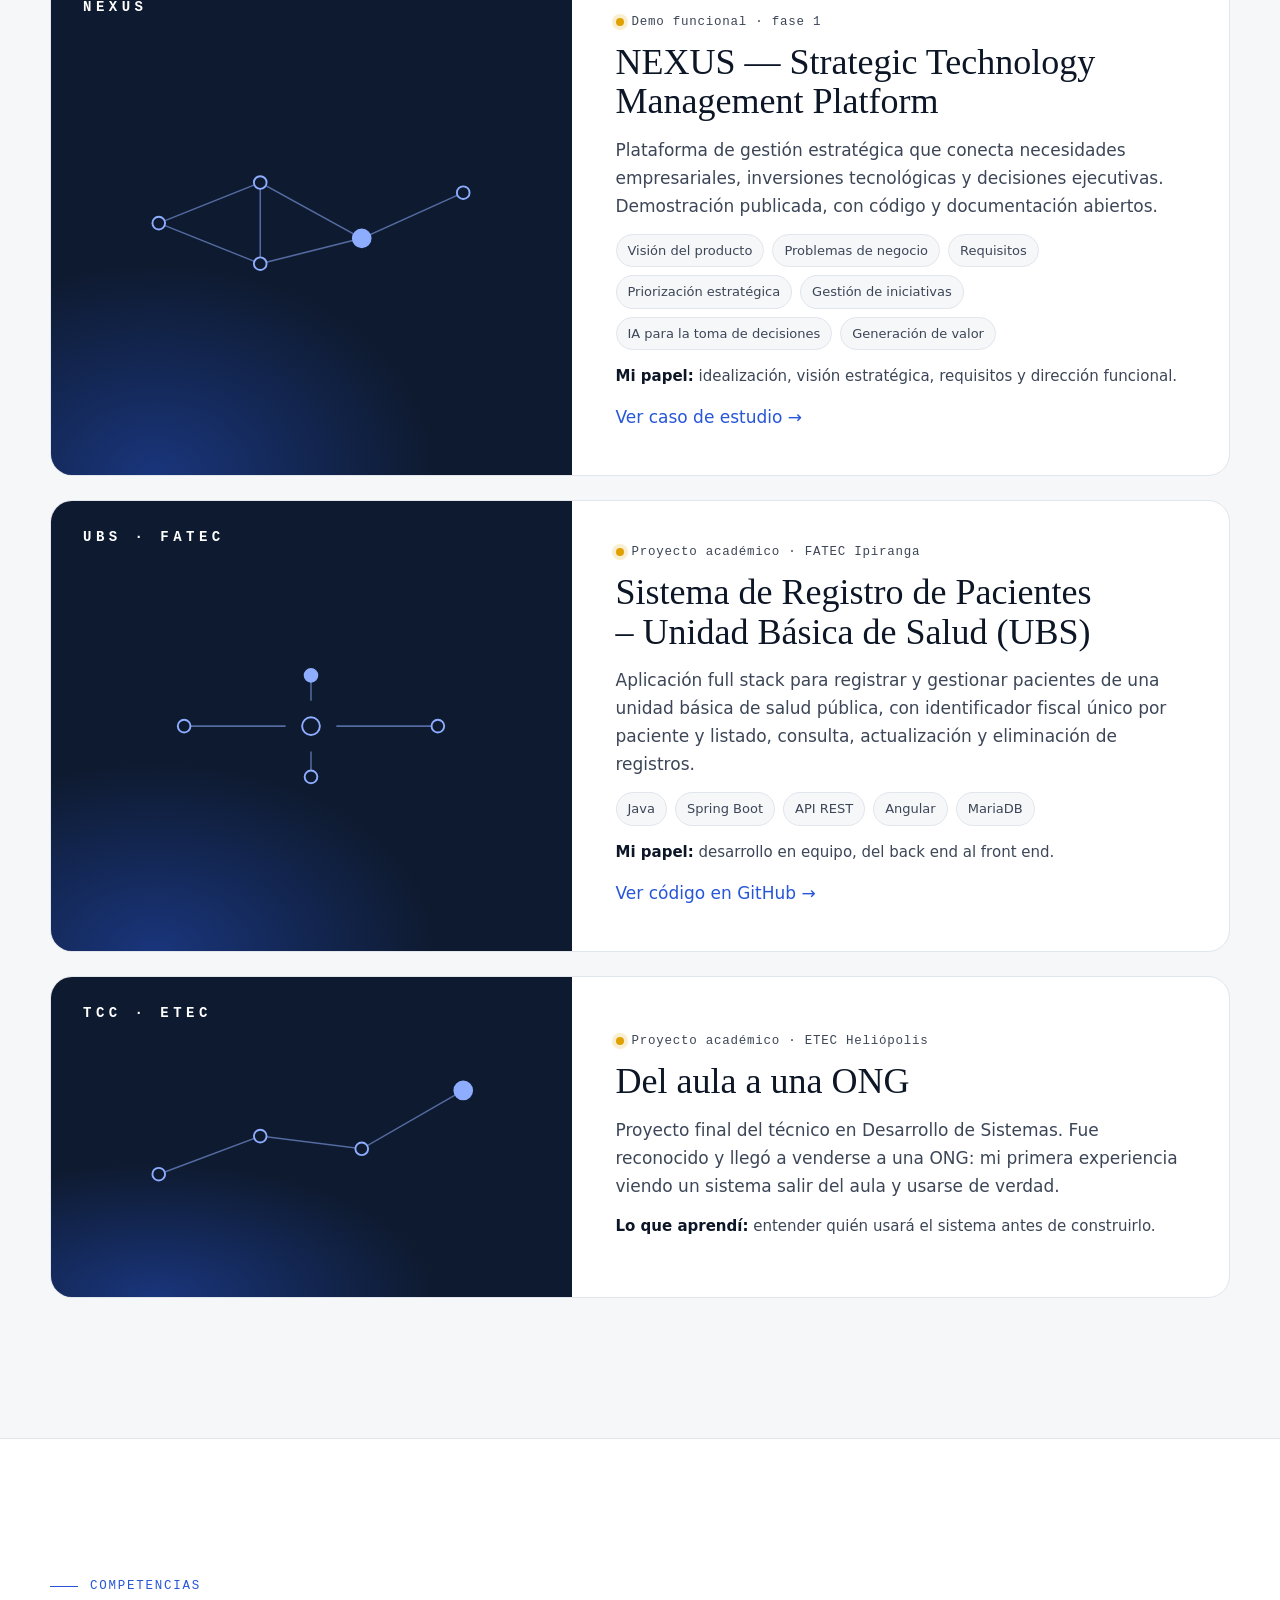
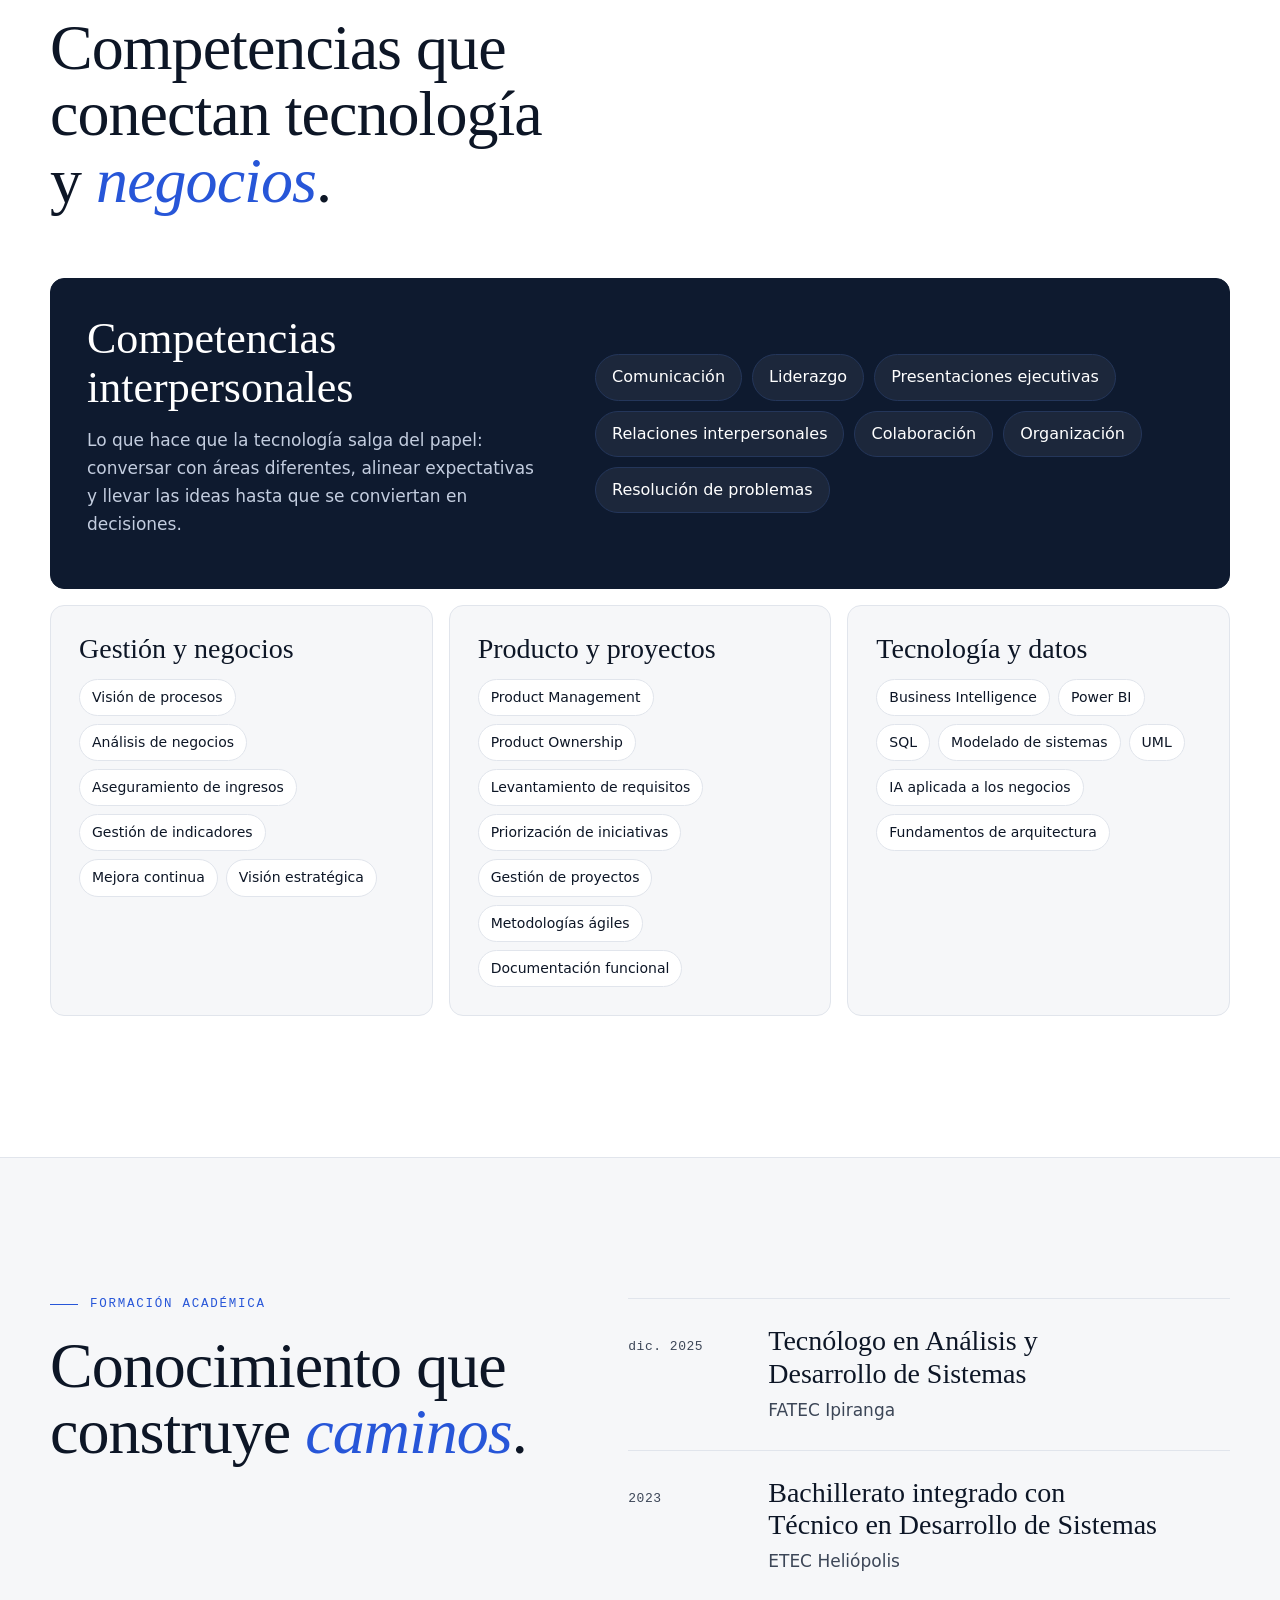
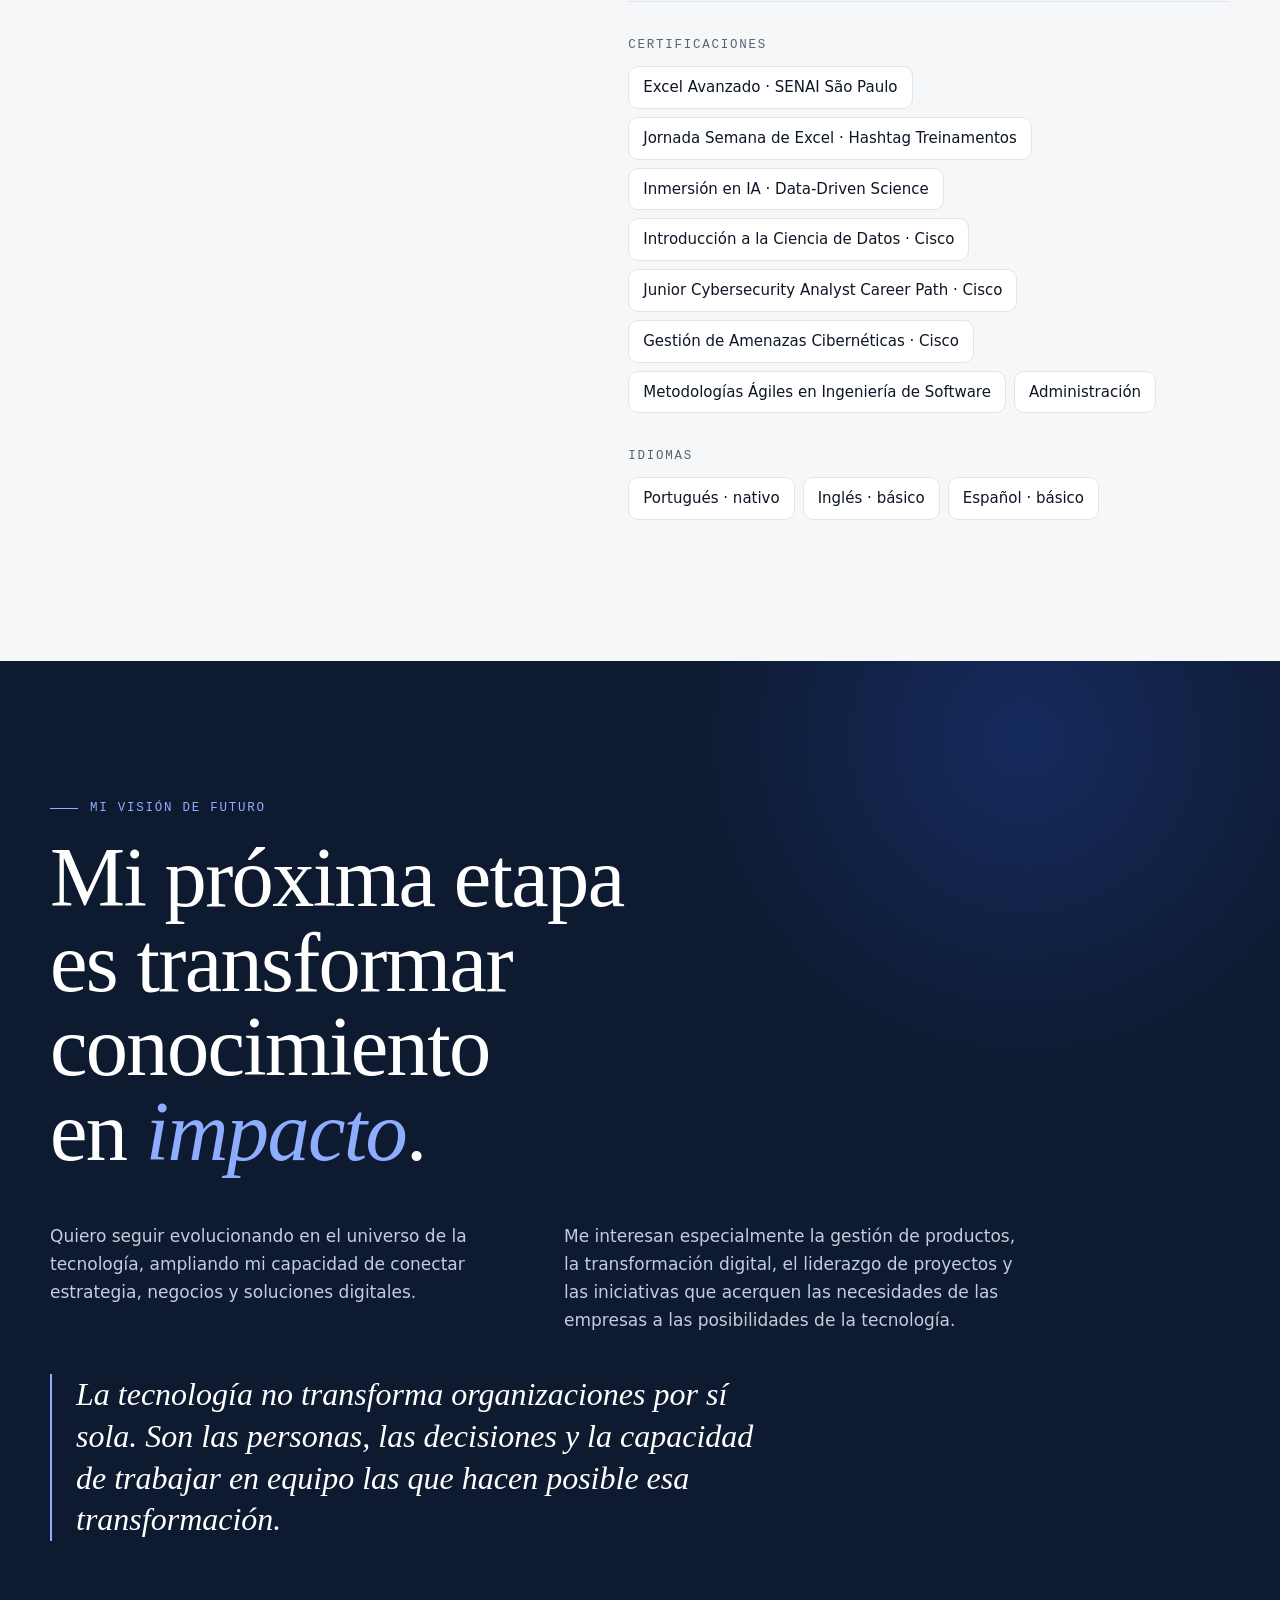
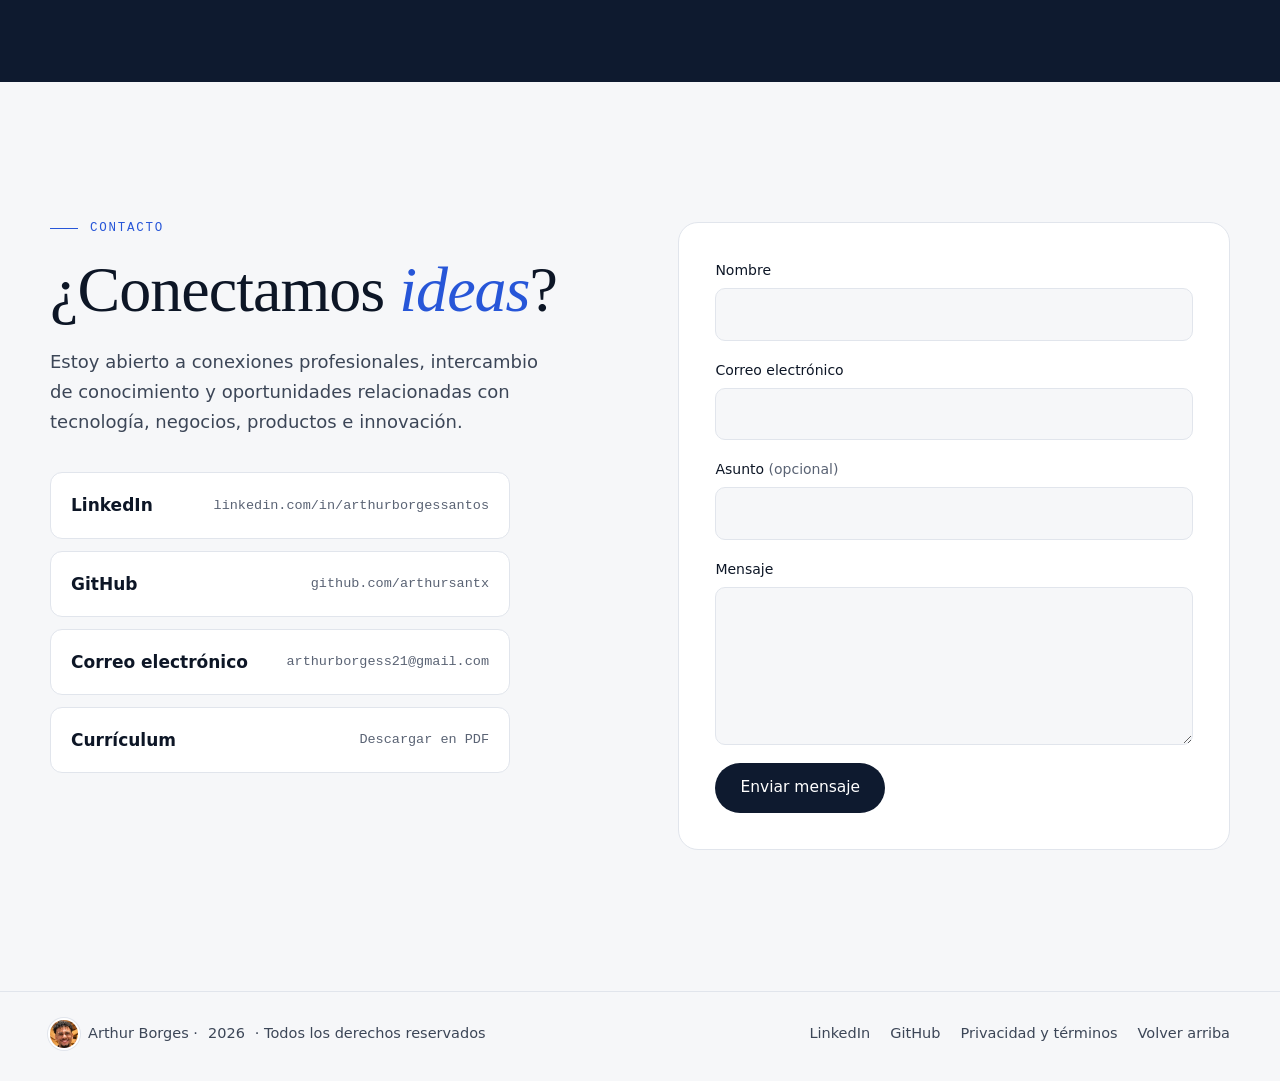
<file: es/index.html>
<!doctype html>
<html lang="es">
<head>
  <meta charset="utf-8">
  <meta name="viewport" content="width=device-width, initial-scale=1">
  <meta http-equiv="Content-Security-Policy" content="default-src 'self'; script-src 'self' 'wasm-unsafe-eval' 'sha256-1riQOFcDIeFNWWsS+mlsZJl6jlacd3YrGZoQ0XxiBtw=' https://vlibras.gov.br https://*.vlibras.gov.br https://cdn.jsdelivr.net/gh/spbgovbr-vlibras/; style-src 'self' 'unsafe-inline' https://fonts.googleapis.com https://vlibras.gov.br https://*.vlibras.gov.br https://cdn.jsdelivr.net/gh/spbgovbr-vlibras/; font-src 'self' data: https://fonts.gstatic.com https://vlibras.gov.br https://*.vlibras.gov.br https://cdn.jsdelivr.net/gh/spbgovbr-vlibras/; img-src 'self' data: blob: https://vlibras.gov.br https://*.vlibras.gov.br https://cdn.jsdelivr.net/gh/spbgovbr-vlibras/; media-src 'self' blob: https://vlibras.gov.br https://*.vlibras.gov.br https://cdn.jsdelivr.net/gh/spbgovbr-vlibras/; connect-src 'self' https://vlibras.gov.br https://*.vlibras.gov.br https://cdn.jsdelivr.net/gh/spbgovbr-vlibras/; frame-src https://vlibras.gov.br https://*.vlibras.gov.br https://cdn.jsdelivr.net/gh/spbgovbr-vlibras/; worker-src 'self' blob: https://cdn.jsdelivr.net/gh/spbgovbr-vlibras/; object-src 'none'; base-uri 'self'; form-action 'self' mailto:; upgrade-insecure-requests">
  <meta name="referrer" content="strict-origin-when-cross-origin">
  <title>Arthur Borges · Tecnología, Negocios y Personas</title>
  <meta name="description" content="Arthur Borges conecta tecnología, negocios y personas. Graduado en Análisis y Desarrollo de Sistemas, trabaja en Revenue con datos, procesos y Business Intelligence.">
  <link rel="canonical" href="https://arthursantx.github.io/es/">
  <meta name="theme-color" content="#0E1A2F">

  <meta property="og:type" content="profile">
  <meta property="og:locale" content="es_ES">
  <meta property="og:site_name" content="Arthur Borges">
  <meta property="og:title" content="Arthur Borges · Tecnología, Negocios y Personas">
  <meta property="og:description" content="Conectando tecnología, negocios y personas para transformar desafíos empresariales en soluciones.">
  <meta property="og:url" content="https://arthursantx.github.io/es/">
  <meta property="og:image" content="https://arthursantx.github.io/assets/img/og.jpg">
  <meta property="og:image:width" content="1200">
  <meta property="og:image:height" content="630">
  <meta property="og:image:alt" content="Arthur Borges, Technology & Business Professional">
  <meta name="twitter:card" content="summary_large_image">

  <link rel="icon" href="/favicon-32.png" type="image/png" sizes="32x32">
  <link rel="alternate" hreflang="pt-BR" href="https://arthursantx.github.io/">
  <link rel="alternate" hreflang="en" href="https://arthursantx.github.io/en/">
  <link rel="alternate" hreflang="es" href="https://arthursantx.github.io/es/">
  <link rel="alternate" hreflang="x-default" href="https://arthursantx.github.io/">
  <link rel="preconnect" href="https://fonts.googleapis.com">
  <link rel="preconnect" href="https://fonts.gstatic.com" crossorigin>
  <link rel="stylesheet" href="https://fonts.googleapis.com/css2?family=Geist:wght@400;500;600&family=Geist+Mono:wght@400;500&family=Instrument+Serif:ital@0;1&display=swap">
  <link rel="stylesheet" href="/assets/css/site.css">
  <script src="/assets/js/site.js" defer></script>
  <script>try{var a=JSON.parse(localStorage.getItem('ab-acessibilidade')||'{}'),r=document.documentElement,e=[1,1.15,1.3,1.5][a.escala]||1;r.style.setProperty('--a11y-escala',e);['contraste','leitura','espacamento','links','movimento'].forEach(function(o){if(a[o]===true)r.classList.add('a11y-'+o)})}catch(x){}</script>

  <script type="application/ld+json">
  {
    "@context": "https://schema.org",
    "@type": "Person",
    "name": "Arthur Borges",
    "jobTitle": "Technology & Business Professional",
    "url": "https://arthursantx.github.io/",
    "sameAs": ["https://www.linkedin.com/in/arthurborgessantos/", "https://github.com/arthursantx"],
    "alumniOf": [
      {"@type": "CollegeOrUniversity", "name": "FATEC Ipiranga"},
      {"@type": "HighSchool", "name": "ETEC Heliópolis"}
    ],
    "knowsAbout": ["Análise de negócios", "Product Ownership", "Business Intelligence", "Power BI", "Garantia de receita", "Transformação digital"]
  }
  </script>
</head>
<body>
  <a class="pular" href="#conteudo">Saltar al contenido</a>

  <header class="topo" data-topo>
    <div class="topo-interno">
      <a class="monograma" href="#inicio" aria-label="Arthur Borges, volver al inicio">
        <img class="monograma-foto" src="/assets/img/avatar.webp" alt="" width="40" height="40">
        <span class="monograma-nome">Arthur Borges</span>
      </a>
      <nav class="menu" id="menu" aria-label="Secciones" data-menu>
        <ul>
          <li><a href="#sobre">Sobre mí</a></li>
          <li><a href="#experiencia">Experiencia</a></li>
          <li><a href="#projetos">Proyectos</a></li>
          <li><a href="#competencias">Competencias</a></li>
          <li><a href="#formacao">Formación</a></li>
          <li><a href="#contato" class="menu-contato">Contacto</a></li>
        </ul>
      </nav>
      <div class="ferramentas">
        <nav class="idiomas" aria-label="Idioma">
          <a href="/" hreflang="pt-BR" lang="pt-BR" data-idioma="pt"><span aria-hidden="true">PT</span><span class="visualmente-oculto">Português</span></a>
          <a href="/en/" hreflang="en" lang="en" data-idioma="en"><span aria-hidden="true">EN</span><span class="visualmente-oculto">English</span></a>
          <a href="/es/" hreflang="es" lang="es" data-idioma="es" aria-current="page"><span aria-hidden="true">ES</span><span class="visualmente-oculto">Español</span></a>
        </nav>
        <button class="a11y-botao" type="button" aria-expanded="false" aria-controls="a11y" data-a11y-botao>
          <svg aria-hidden="true" viewBox="0 0 24 24"><circle cx="12" cy="12" r="10.25" fill="none" stroke="currentColor" stroke-width="1.5"/><circle cx="12" cy="6.7" r="1.6"/><path d="M6.4 9.1c1.9.5 3.8.8 5.6.8s3.7-.3 5.6-.8l.4 1.4c-1.4.4-2.9.7-4.3.9v2.4l1.6 4.6-1.4.5-1.6-4.6h-1.2l-1.6 4.6-1.4-.5 1.6-4.6v-2.4c-1.4-.2-2.9-.5-4.3-.9l.4-1.4Z"/></svg>
          <span class="visualmente-oculto">Accesibilidad</span>
        </button>
      </div>
      <button class="menu-botao" type="button" aria-expanded="false" aria-controls="menu" data-menu-botao>
        <span class="menu-botao-linhas" aria-hidden="true"></span>
        <span class="visualmente-oculto">Abrir menú</span>
      </button>
    </div>
  </header>

  <div class="a11y-painel" id="a11y" role="dialog" aria-labelledby="a11y-titulo" hidden data-a11y-painel>
    <div class="a11y-cabeca">
      <h2 id="a11y-titulo">Accesibilidad</h2>
      <button type="button" class="a11y-fechar" data-a11y-fechar><span aria-hidden="true">×</span><span class="visualmente-oculto">Cerrar panel de accesibilidad</span></button>
    </div>
    <div class="a11y-grupo" role="group" aria-labelledby="a11y-tamanho">
      <p id="a11y-tamanho" class="a11y-rotulo">Tamaño del texto</p>
      <div class="a11y-tamanho">
        <button type="button" data-a11y-texto="-1"><span aria-hidden="true">A−</span><span class="visualmente-oculto">Reducir texto</span></button>
        <output data-a11y-escala>100%</output>
        <button type="button" data-a11y-texto="1"><span aria-hidden="true">A+</span><span class="visualmente-oculto">Aumentar texto</span></button>
      </div>
    </div>
    <ul class="a11y-opcoes">
      <li><button type="button" aria-pressed="false" data-a11y="contraste"><span class="a11y-chave" aria-hidden="true"></span>Alto contraste</button></li>
      <li><button type="button" aria-pressed="false" data-a11y="leitura"><span class="a11y-chave" aria-hidden="true"></span>Fuente de lectura fácil</button></li>
      <li><button type="button" aria-pressed="false" data-a11y="espacamento"><span class="a11y-chave" aria-hidden="true"></span>Más espacio entre letras y líneas</button></li>
      <li><button type="button" aria-pressed="false" data-a11y="links"><span class="a11y-chave" aria-hidden="true"></span>Resaltar enlaces y botones</button></li>
      <li><button type="button" aria-pressed="false" data-a11y="movimento"><span class="a11y-chave" aria-hidden="true"></span>Pausar animaciones</button></li>
      <li><button type="button" aria-pressed="false" data-a11y="guia"><span class="a11y-chave" aria-hidden="true"></span>Guía de lectura</button></li>
    </ul>
    <button type="button" class="a11y-restaurar" data-a11y-restaurar>Restablecer</button>
    <p class="a11y-nota">Tus preferencias se guardan en este navegador. El sitio también respeta la configuración de movimiento reducido de tu sistema.</p>
  </div>

  <main id="conteudo">
    <!-- 01 · HOME -->
    <section class="hero" id="inicio" aria-labelledby="hero-titulo">
      <div class="envoltorio hero-grade">
        <div class="hero-texto">
          <p class="rotulo revelar">Arthur Borges · Technology &amp; Business Professional</p>
          <h1 id="hero-titulo" class="revelar">Transformando desafíos de negocio en soluciones a través de la <em>tecnología</em>, <em>la estrategia</em> y la <em>colaboración</em>.</h1>
          <p class="hero-apoio revelar">Soy graduado en Análisis y Desarrollo de Sistemas y trabajo en un entorno corporativo, conectando procesos, datos y tecnología con las necesidades del negocio. Creo que las grandes soluciones empiezan por entender los problemas y por la capacidad de convertir ideas en resultados.</p>
          <div class="hero-acoes revelar">
            <a class="botao botao-cheio" href="#experiencia">Conoce mi trayectoria</a>
            <a class="botao botao-contorno" href="#projetos">Explora mis proyectos</a>
            <a class="link-linkedin" href="https://www.linkedin.com/in/arthurborgessantos/" target="_blank" rel="noopener">
              <svg aria-hidden="true" viewBox="0 0 24 24"><path d="M6.94 8.5H3.56V20h3.38V8.5ZM5.25 3a1.96 1.96 0 1 0 0 3.92 1.96 1.96 0 0 0 0-3.92ZM20.44 13.4c0-3.1-1.65-4.55-3.86-4.55a3.34 3.34 0 0 0-3.02 1.66V8.5h-3.37V20h3.37v-5.7c0-1.5.28-2.95 2.14-2.95 1.83 0 1.86 1.71 1.86 3.05V20h3.38v-6.6Z"/></svg>
              LinkedIn
            </a>
          </div>
        </div>

        <figure class="retrato revelar" aria-label="Retrato de Arthur Borges">
          <img src="/assets/img/arthur.webp" alt="Arthur Borges sonriendo, con camisa negra y brazos cruzados" width="720" height="900" loading="eager">
          <div class="retrato-cartao" aria-hidden="true">
            <span class="retrato-iniciais">AB</span>
            <ul class="retrato-pilares">
              <li><span>01</span>Tecnología</li>
              <li><span>02</span>Negocios</li>
              <li><span>03</span>Personas</li>
            </ul>
          </div>
          <figcaption class="retrato-legenda">Revenue · Flytour Business Travel &nbsp;/&nbsp; ADS · FATEC Ipiranga</figcaption>
        </figure>
      </div>

    </section>

    <!-- 01b · ONDE EU ATUO -->
    <section class="secao atuacao" id="atuacao" aria-labelledby="atuacao-titulo">
      <div class="envoltorio atuacao-grade">
        <div class="atuacao-intro">
          <p class="rotulo revelar">Dónde actúo</p>
          <h2 id="atuacao-titulo" class="titulo-secao revelar">Tecnología, negocios y personas. El valor está en las <em>intersecciones</em>.</h2>
          <p class="atuacao-dica revelar">Elige un área del diagrama para ver cómo aparece cada combinación en mi trabajo.</p>
        </div>

        <div class="venn revelar" data-venn>
          <svg class="venn-desenho" viewBox="0 0 400 370" aria-hidden="true">
            <circle class="venn-circulo" data-circulo="t" cx="140" cy="130" r="112"/>
            <circle class="venn-circulo" data-circulo="n" cx="260" cy="130" r="112"/>
            <circle class="venn-circulo" data-circulo="p" cx="200" cy="234" r="112"/>
          </svg>
          <div class="venn-alvos" role="group" aria-label="Áreas del diagrama">
            <button type="button" class="venn-alvo venn-alvo-principal" style="--x:20%;--y:24%" data-regiao="t" aria-pressed="false">Tecnología</button>
            <button type="button" class="venn-alvo venn-alvo-principal" style="--x:80%;--y:24%" data-regiao="n" aria-pressed="false">Negocios</button>
            <button type="button" class="venn-alvo venn-alvo-principal" style="--x:50%;--y:84%" data-regiao="p" aria-pressed="false">Personas</button>
            <button type="button" class="venn-alvo" style="--x:50%;--y:22%" data-regiao="tn" aria-pressed="false">Datos</button>
            <button type="button" class="venn-alvo" style="--x:31%;--y:58%" data-regiao="tp" aria-pressed="false">Requisitos</button>
            <button type="button" class="venn-alvo" style="--x:69%;--y:58%" data-regiao="np" aria-pressed="false">Áreas</button>
            <button type="button" class="venn-alvo venn-alvo-centro" style="--x:50%;--y:45%" data-regiao="tnp" aria-pressed="true">Producto</button>
          </div>
        </div>

        <ul class="venn-detalhes" aria-live="polite" data-venn-detalhes>
          <li data-regiao-conteudo="tnp">
            <p class="venn-detalhe-rotulo">Tecnología + Negocios + Personas</p>
            <h3>Gestión de productos</h3>
            <p>El punto donde las tres áreas se encuentran es donde quiero crecer: productos digitales y transformación digital. NEXUS es mi ejercicio práctico de esa visión.</p>
            <a class="venn-link" href="/es/projetos/nexus/">Ver el proyecto NEXUS <span aria-hidden="true">→</span></a>
          </li>
          <li data-regiao-conteudo="t">
            <p class="venn-detalhe-rotulo">Tecnología</p>
            <h3>Base técnica</h3>
            <p>Formación en Análisis y Desarrollo de Sistemas, comprensión de sistemas y Business Intelligence. Entiendo la tecnología lo suficiente para conversar bien con quienes la construyen.</p>
          </li>
          <li data-regiao-conteudo="n">
            <p class="venn-detalhe-rotulo">Negocios</p>
            <h3>Visión de ingresos</h3>
            <p>Rutina en Revenue: aseguramiento de ingresos, procesos e indicadores. Entender de dónde vienen los ingresos y dónde se pueden perder.</p>
          </li>
          <li data-regiao-conteudo="p">
            <p class="venn-detalhe-rotulo">Personas</p>
            <h3>Comunicación</h3>
            <p>Relaciones, presentaciones y escucha. Es lo que hace que una buena idea gane apoyo dentro de una empresa.</p>
          </li>
          <li data-regiao-conteudo="tn">
            <p class="venn-detalhe-rotulo">Tecnología + Negocios</p>
            <h3>Datos para decidir</h3>
            <p>Informes y dashboards en Power BI que convierten la información operativa en visibilidad para la gestión.</p>
          </li>
          <li data-regiao-conteudo="tp">
            <p class="venn-detalhe-rotulo">Tecnología + Personas</p>
            <h3>Traducción de necesidades</h3>
            <p>Convertir lo que las áreas necesitan en requisitos claros y explicar soluciones técnicas a quien no es del área.</p>
          </li>
          <li data-regiao-conteudo="np">
            <p class="venn-detalhe-rotulo">Negocios + Personas</p>
            <h3>Alineación entre áreas</h3>
            <p>Contacto con diferentes áreas de la empresa, alineando expectativas y llevando indicadores a la conversación.</p>
          </li>
        </ul>
      </div>
    </section>

    <!-- 02 · SOBRE -->
    <section class="secao" id="sobre" aria-labelledby="sobre-titulo">
      <div class="envoltorio sobre-grade">
        <div>
          <p class="rotulo revelar">Sobre mí</p>
          <h2 id="sobre-titulo" class="titulo-secao revelar">Más que en la tecnología, creo en el poder de las <em>conexiones</em>.</h2>
        </div>
        <div class="sobre-texto">
          <p class="revelar">Mi trayectoria se construyó a partir del interés por la tecnología, los negocios y el desarrollo de soluciones. La formación en Análisis y Desarrollo de Sistemas me dio una visión sobre sistemas, procesos y tecnología.</p>
          <p class="revelar">En la práctica, me di cuenta de que la tecnología genera aún más valor cuando está conectada con las necesidades reales de las personas y las organizaciones. Hoy trabajo en el área de Revenue de Flytour Business Travel (FBT), en viajes corporativos, participando en actividades de aseguramiento de ingresos, indicadores, procesos y soluciones de apoyo a la operación.</p>
          <p class="revelar">Me interesa especialmente la conexión entre tecnología y negocios: gestión de productos, transformación digital e iniciativas que aporten eficiencia y mejores resultados. La comunicación, las relaciones y la capacidad de conectar personas e ideas son parte importante de cómo trabajo.</p>
        </div>
        <ul class="destaques" aria-label="Hitos de la trayectoria">
          <li class="destaque revelar">
            <span class="destaque-ano">2024</span>
            <p>Inicio en el mundo corporativo como Aprendiz en Datos y Aseguramiento de Ingresos.</p>
          </li>
          <li class="destaque revelar">
            <span class="destaque-ano">2025</span>
            <p>Graduación en Análisis y Desarrollo de Sistemas en FATEC Ipiranga.</p>
          </li>
          <li class="destaque revelar">
            <span class="destaque-ano">2026</span>
            <p>Asistente de Revenue, con foco en datos, procesos e indicadores.</p>
          </li>
        </ul>
      </div>
    </section>

    <!-- 03 · EXPERIÊNCIA -->
    <section class="secao secao-escura" id="experiencia" aria-labelledby="exp-titulo">
      <div class="envoltorio">
        <p class="rotulo revelar">Experiencia profesional</p>
        <h2 id="exp-titulo" class="titulo-secao revelar">Experiencia construida en la <em>práctica</em>.</h2>

        <div class="exp-grade">
          <div class="empresa revelar">
            <p class="empresa-nome">Flytour Business Travel</p>
            <p class="empresa-detalhe">FBT · Revenue / Aseguramiento de Ingresos</p>
            <p class="empresa-nota">La experiencia en Revenue me dio conocimiento del negocio y visión operativa: entender de dónde vienen los ingresos, dónde se pueden perder y qué información ayuda a decidir. Es esa base la que quiero llevar a la gestión de tecnología.</p>
          </div>

          <ol class="linha-tempo">
            <li class="etapa etapa-atual revelar">
              <p class="etapa-periodo"><time datetime="2026-01">ene. 2026</time> – actualidad</p>
              <h3>Asistente de Revenue</h3>
              <p class="etapa-area">Revenue · Aseguramiento de Ingresos</p>
            </li>
            <li class="etapa revelar">
              <p class="etapa-periodo"><time datetime="2024-09">sept. 2024</time> – <time datetime="2025-12">dic. 2025</time></p>
              <h3>Aprendiz</h3>
              <p class="etapa-area">Datos · Aseguramiento de Ingresos</p>
            </li>
          </ol>

          <div class="atividades revelar">
            <h3>En el día a día</h3>
            <ul class="etapa-lista">
              <li>Procesos de aseguramiento de ingresos.</li>
              <li>Análisis y seguimiento de información operativa y financiera.</li>
              <li>Herramientas de Business Intelligence.</li>
              <li>Desarrollo y evolución de informes y dashboards.</li>
              <li>Organización e interpretación de indicadores.</li>
              <li>Apoyo en la identificación de oportunidades de mejora.</li>
              <li>Contacto con diferentes áreas de la empresa.</li>
              <li>Iniciativas de mejora de procesos y tecnología.</li>
            </ul>
          </div>

          <div class="destaque-bi revelar">
            <svg aria-hidden="true" viewBox="0 0 48 48" class="destaque-bi-icone"><rect x="6" y="26" width="7" height="14" rx="1.5"/><rect x="18" y="18" width="7" height="22" rx="1.5"/><rect x="30" y="10" width="7" height="30" rx="1.5"/></svg>
            <h3>Datos para decidir mejor</h3>
            <p>Power BI forma parte de mi rutina: construyo y mejoro informes y dashboards que dan visibilidad a los resultados y apoyan las decisiones del día a día de la operación.</p>
          </div>
        </div>
      </div>
    </section>

    <!-- 04 · PROJETOS -->
    <section class="secao" id="projetos" aria-labelledby="proj-titulo">
      <div class="envoltorio">
        <p class="rotulo revelar">Proyectos</p>
        <h2 id="proj-titulo" class="titulo-secao revelar">Transformando ideas en <em>soluciones</em>.</h2>

        <ul class="projetos">
          <li class="projeto revelar">
            <a class="projeto-link" href="/es/projetos/nexus/">
              <div class="projeto-capa" aria-hidden="true">
                <span class="projeto-marca">NEXUS</span>
                <svg viewBox="0 0 320 120" class="projeto-grafo">
                  <g class="arestas"><path d="M40 60 L120 28 L200 72 L280 36"/><path d="M120 28 L120 92 L200 72"/><path d="M40 60 L120 92"/></g>
                  <g class="nos"><circle cx="40" cy="60" r="5"/><circle cx="120" cy="28" r="5"/><circle cx="120" cy="92" r="5"/><circle cx="200" cy="72" r="7"/><circle cx="280" cy="36" r="5"/></g>
                </svg>
              </div>
              <div class="projeto-corpo">
                <p class="projeto-status"><span class="ponto" aria-hidden="true"></span>Demo funcional · fase 1</p>
                <h3>NEXUS — Strategic Technology Management Platform</h3>
                <p>Plataforma de gestión estratégica que conecta necesidades empresariales, inversiones tecnológicas y decisiones ejecutivas. Demostración publicada, con código y documentación abiertos.</p>
                <ul class="etiquetas" aria-label="Aspectos del proyecto">
                  <li>Visión del producto</li>
                  <li>Problemas de negocio</li>
                  <li>Requisitos</li>
                  <li>Priorización estratégica</li>
                  <li>Gestión de iniciativas</li>
                  <li>IA para la toma de decisiones</li>
                  <li>Generación de valor</li>
                </ul>
                <p class="projeto-papel"><strong>Mi papel:</strong> idealización, visión estratégica, requisitos y dirección funcional.</p>
                <span class="projeto-cta">Ver caso de estudio <span aria-hidden="true">→</span></span>
              </div>
            </a>
          </li>
          <li class="projeto revelar">
            <a class="projeto-link" href="https://github.com/arthursantx/ubs-novo" target="_blank" rel="noopener">
              <div class="projeto-capa projeto-capa-ubs" aria-hidden="true">
                <span class="projeto-marca">UBS · FATEC</span>
                <svg viewBox="0 0 320 120" class="projeto-grafo">
                  <g class="arestas"><path d="M60 60 H140"/><path d="M180 60 H260"/><path d="M160 40 V20"/><path d="M160 80 V100"/></g>
                  <g class="nos"><circle cx="60" cy="60" r="5"/><circle cx="160" cy="60" r="7"/><circle cx="260" cy="60" r="5"/><circle cx="160" cy="20" r="5"/><circle cx="160" cy="100" r="5"/></g>
                </svg>
              </div>
              <div class="projeto-corpo">
                <p class="projeto-status"><span class="ponto" aria-hidden="true"></span>Proyecto académico · FATEC Ipiranga</p>
                <h3>Sistema de Registro de Pacientes – Unidad Básica de Salud (UBS)</h3>
                <p>Aplicación full stack para registrar y gestionar pacientes de una unidad básica de salud pública, con identificador fiscal único por paciente y listado, consulta, actualización y eliminación de registros.</p>
                <ul class="etiquetas" aria-label="Tecnologías del proyecto">
                  <li>Java</li>
                  <li>Spring Boot</li>
                  <li>API REST</li>
                  <li>Angular</li>
                  <li>MariaDB</li>
                </ul>
                <p class="projeto-papel"><strong>Mi papel:</strong> desarrollo en equipo, del back end al front end.</p>
                <span class="projeto-cta">Ver código en GitHub <span aria-hidden="true">→</span></span>
              </div>
            </a>
          </li>
          <li class="projeto revelar">
            <div class="projeto-link projeto-estatico">
              <div class="projeto-capa projeto-capa-etec" aria-hidden="true">
                <span class="projeto-marca">TCC · ETEC</span>
                <svg viewBox="0 0 320 120" class="projeto-grafo">
                  <g class="arestas"><path d="M40 90 L120 60 L200 70 L280 24"/></g>
                  <g class="nos"><circle cx="40" cy="90" r="5"/><circle cx="120" cy="60" r="5"/><circle cx="200" cy="70" r="5"/><circle cx="280" cy="24" r="7"/></g>
                </svg>
              </div>
              <div class="projeto-corpo">
                <p class="projeto-status"><span class="ponto" aria-hidden="true"></span>Proyecto académico · ETEC Heliópolis</p>
                <h3>Del aula a una ONG</h3>
                <p>Proyecto final del técnico en Desarrollo de Sistemas. Fue reconocido y llegó a venderse a una ONG: mi primera experiencia viendo un sistema salir del aula y usarse de verdad.</p>
                <p class="projeto-papel"><strong>Lo que aprendí:</strong> entender quién usará el sistema antes de construirlo.</p>
              </div>
            </div>
          </li>
        </ul>
      </div>
    </section>

    <!-- 05 · COMPETÊNCIAS -->
    <section class="secao secao-suave" id="competencias" aria-labelledby="comp-titulo">
      <div class="envoltorio">
        <p class="rotulo revelar">Competencias</p>
        <h2 id="comp-titulo" class="titulo-secao revelar">Competencias que conectan tecnología y <em>negocios</em>.</h2>

        <div class="competencias">
          <article class="grupo grupo-pessoas revelar">
            <h3>Competencias interpersonales</h3>
            <p class="grupo-intro">Lo que hace que la tecnología salga del papel: conversar con áreas diferentes, alinear expectativas y llevar las ideas hasta que se conviertan en decisiones.</p>
            <ul>
              <li>Comunicación</li><li>Liderazgo</li><li>Presentaciones ejecutivas</li><li>Relaciones interpersonales</li>
              <li>Colaboración</li><li>Organización</li><li>Resolución de problemas</li>
            </ul>
          </article>
          <article class="grupo revelar">
            <h3>Gestión y negocios</h3>
            <ul>
              <li>Visión de procesos</li><li>Análisis de negocios</li><li>Aseguramiento de ingresos</li>
              <li>Gestión de indicadores</li><li>Mejora continua</li><li>Visión estratégica</li>
            </ul>
          </article>
          <article class="grupo revelar">
            <h3>Producto y proyectos</h3>
            <ul>
              <li>Product Management</li><li>Product Ownership</li><li>Levantamiento de requisitos</li>
              <li>Priorización de iniciativas</li><li>Gestión de proyectos</li><li>Metodologías ágiles</li><li>Documentación funcional</li>
            </ul>
          </article>
          <article class="grupo revelar">
            <h3>Tecnología y datos</h3>
            <ul>
              <li>Business Intelligence</li><li>Power BI</li><li>SQL</li><li>Modelado de sistemas</li>
              <li>UML</li><li>IA aplicada a los negocios</li><li>Fundamentos de arquitectura</li>
            </ul>
          </article>
        </div>
      </div>
    </section>

    <!-- 06 · FORMAÇÃO -->
    <section class="secao" id="formacao" aria-labelledby="form-titulo">
      <div class="envoltorio formacao-grade">
        <div>
          <p class="rotulo revelar">Formación académica</p>
          <h2 id="form-titulo" class="titulo-secao revelar">Conocimiento que construye <em>caminos</em>.</h2>
        </div>
        <div>
          <ol class="cursos">
            <li class="curso revelar">
              <p class="curso-ano"><time datetime="2025-12">dic. 2025</time></p>
              <div>
                <h3>Tecnólogo en Análisis y Desarrollo de Sistemas</h3>
                <p>FATEC Ipiranga</p>
              </div>
            </li>
            <li class="curso revelar">
              <p class="curso-ano"><time datetime="2023">2023</time></p>
              <div>
                <h3>Bachillerato integrado con Técnico en Desarrollo de Sistemas</h3>
                <p>ETEC Heliópolis</p>
              </div>
            </li>
          </ol>
          <div class="certificacoes revelar">
            <h3>Certificaciones</h3>
            <ul>
              <li>Excel Avanzado · SENAI São Paulo</li>
              <li>Jornada Semana de Excel · Hashtag Treinamentos</li>
              <li>Inmersión en IA · Data-Driven Science</li>
              <li>Introducción a la Ciencia de Datos · Cisco</li>
              <li>Junior Cybersecurity Analyst Career Path · Cisco</li>
              <li>Gestión de Amenazas Cibernéticas · Cisco</li>
              <li>Metodologías Ágiles en Ingeniería de Software</li>
              <li>Administración</li>
            </ul>
          </div>
          <div class="certificacoes revelar">
            <h3>Idiomas</h3>
            <ul>
              <li>Portugués · nativo</li>
              <li>Inglés · básico</li>
              <li>Español · básico</li>
            </ul>
          </div>
        </div>
      </div>
    </section>

    <!-- 07 · VISÃO -->
    <section class="secao secao-escura visao" id="visao" aria-labelledby="visao-titulo">
      <div class="envoltorio visao-grade">
        <p class="rotulo revelar">Mi visión de futuro</p>
        <h2 id="visao-titulo" class="visao-titulo revelar">Mi próxima etapa es transformar conocimiento en <em>impacto</em>.</h2>
        <div class="visao-texto">
          <p class="revelar">Quiero seguir evolucionando en el universo de la tecnología, ampliando mi capacidad de conectar estrategia, negocios y soluciones digitales.</p>
          <p class="revelar">Me interesan especialmente la gestión de productos, la transformación digital, el liderazgo de proyectos y las iniciativas que acerquen las necesidades de las empresas a las posibilidades de la tecnología.</p>
          <p class="visao-frase revelar">La tecnología no transforma organizaciones por sí sola. Son las personas, las decisiones y la capacidad de trabajar en equipo las que hacen posible esa transformación.</p>
        </div>
      </div>
    </section>

    <!-- 08 · CONTATO -->
    <section class="secao" id="contato" aria-labelledby="contato-titulo">
      <div class="envoltorio contato-grade">
        <div>
          <p class="rotulo revelar">Contacto</p>
          <h2 id="contato-titulo" class="titulo-secao revelar">¿Conectamos <em>ideas</em>?</h2>
          <p class="contato-texto revelar">Estoy abierto a conexiones profesionales, intercambio de conocimiento y oportunidades relacionadas con tecnología, negocios, productos e innovación.</p>
          <ul class="canais revelar">
            <li>
              <a class="canal" href="https://www.linkedin.com/in/arthurborgessantos/" target="_blank" rel="noopener">
                <span class="canal-nome">LinkedIn</span>
                <span class="canal-valor">linkedin.com/in/arthurborgessantos</span>
              </a>
            </li>
            <li>
              <a class="canal" href="https://github.com/arthursantx" target="_blank" rel="noopener">
                <span class="canal-nome">GitHub</span>
                <span class="canal-valor">github.com/arthursantx</span>
              </a>
            </li>
            <!-- Aparecem quando configurados em /assets/js/site.js (CONFIG.email e CONFIG.curriculo). -->
            <li data-se-configurado="email" hidden>
              <a class="canal" data-link-email href="#">
                <span class="canal-nome">Correo electrónico</span>
                <span class="canal-valor" data-texto-email></span>
              </a>
            </li>
            <li data-se-configurado="curriculo" hidden>
              <a class="canal" data-link-curriculo href="#" download>
                <span class="canal-nome">Currículum</span>
                <span class="canal-valor">Descargar en PDF</span>
              </a>
            </li>
          </ul>
        </div>

        <form class="formulario revelar" novalidate data-formulario>
          <div class="campo">
            <label for="f-nome">Nombre</label>
            <input id="f-nome" name="nome" type="text" autocomplete="name" required maxlength="120">
            <p class="campo-erro" id="f-nome-erro" aria-live="polite"></p>
          </div>
          <div class="campo">
            <label for="f-email">Correo electrónico</label>
            <input id="f-email" name="email" type="email" autocomplete="email" required maxlength="160">
            <p class="campo-erro" id="f-email-erro" aria-live="polite"></p>
          </div>
          <div class="campo">
            <label for="f-assunto">Asunto <span class="opcional">(opcional)</span></label>
            <input id="f-assunto" name="assunto" type="text" maxlength="140">
          </div>
          <div class="campo">
            <label for="f-mensagem">Mensaje</label>
            <textarea id="f-mensagem" name="mensagem" rows="5" required minlength="10" maxlength="3000"></textarea>
            <p class="campo-erro" id="f-mensagem-erro" aria-live="polite"></p>
          </div>
          <!-- Campo invisível contra robôs: pessoas não preenchem. -->
          <div class="armadilha" aria-hidden="true"><label for="f-site">Sitio</label><input id="f-site" name="_gotcha" tabindex="-1" autocomplete="off"></div>
          <button class="botao botao-cheio" type="submit" data-enviar>Enviar mensaje</button>
          <p class="formulario-status" role="status" aria-live="polite" data-status></p>
        </form>
      </div>
    </section>
  </main>

  <footer class="rodape">
    <div class="envoltorio rodape-interno">
      <p><img class="monograma-foto monograma-pequeno" src="/assets/img/avatar.webp" alt="" width="28" height="28" loading="lazy"> Arthur Borges · <span data-ano>2026</span> · Todos los derechos reservados</p>
      <nav aria-label="Pie de página">
        <a href="https://www.linkedin.com/in/arthurborgessantos/" target="_blank" rel="noopener">LinkedIn</a>
        <a href="https://github.com/arthursantx" target="_blank" rel="noopener">GitHub</a>
        <a href="/es/privacidade/">Privacidad y términos</a>
        <a href="#inicio">Volver arriba</a>
      </nav>
    </div>
  </footer>
</body>
</html>
</file>
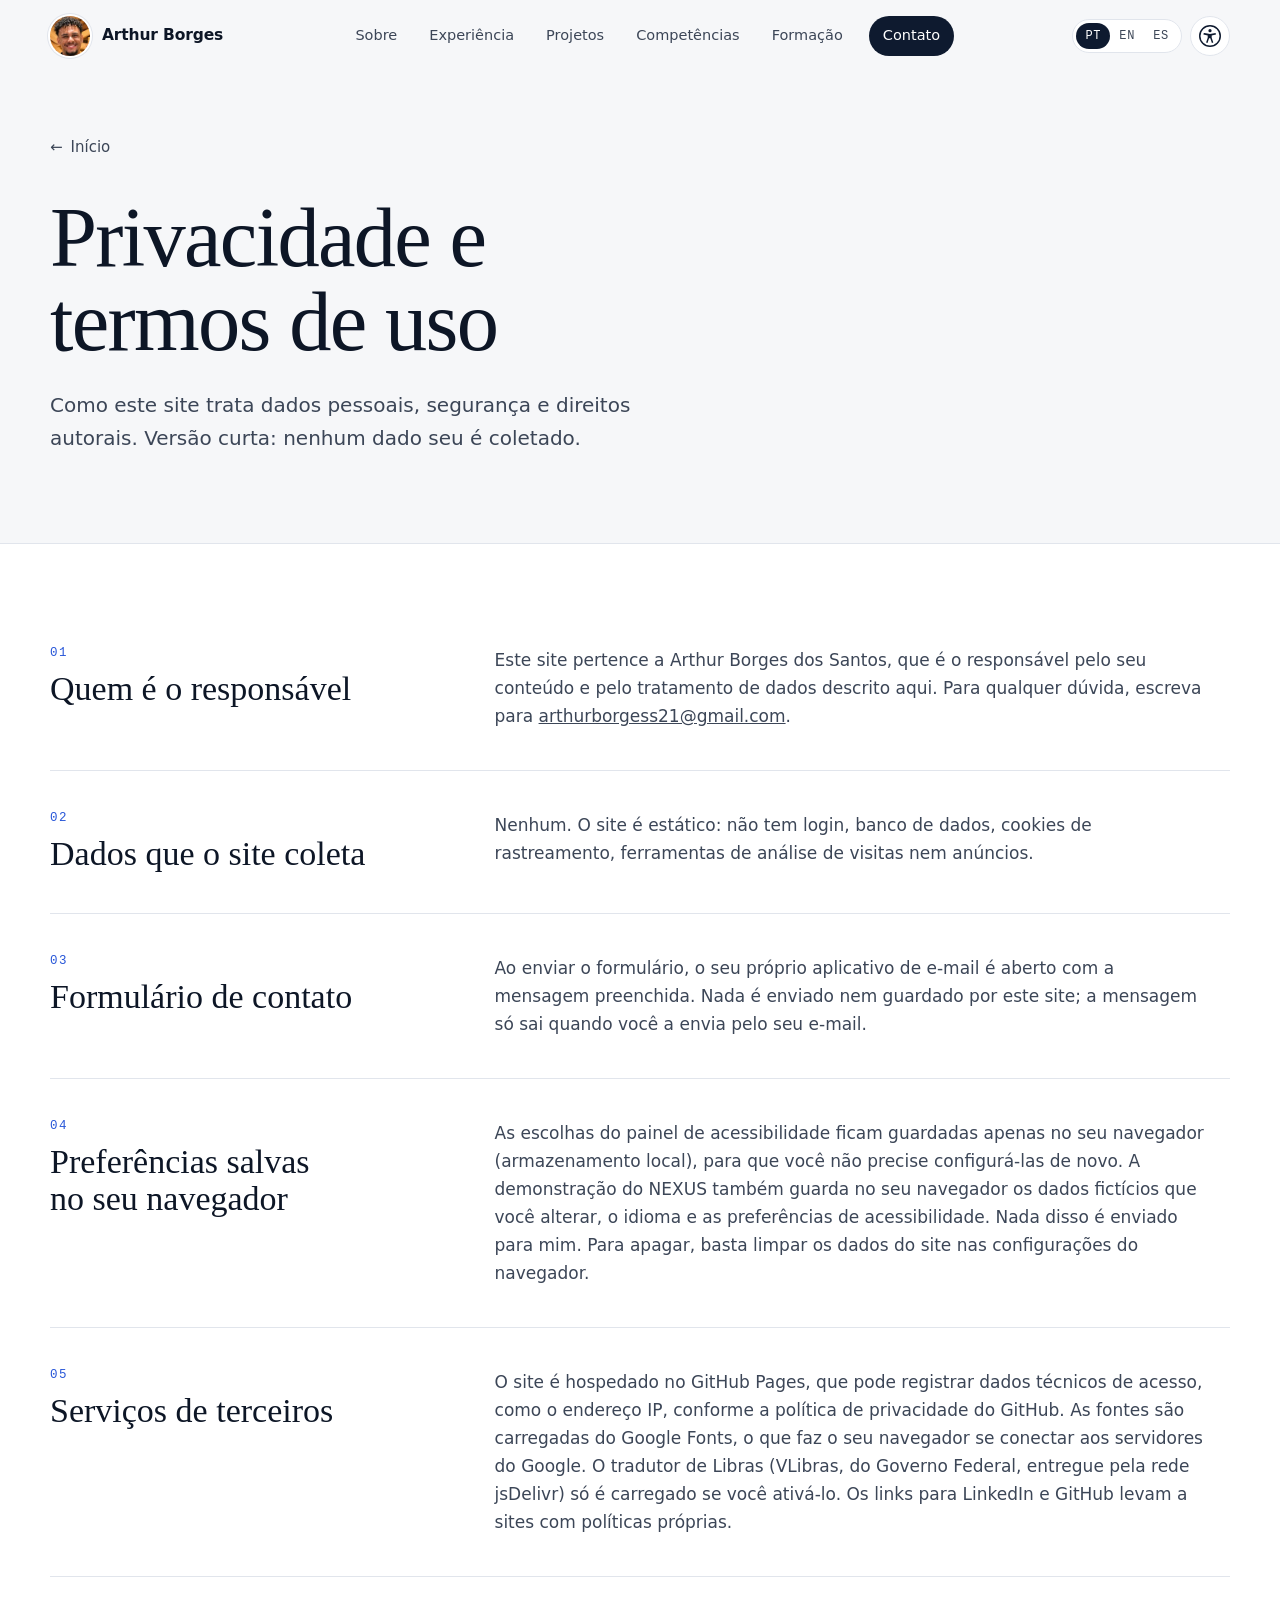
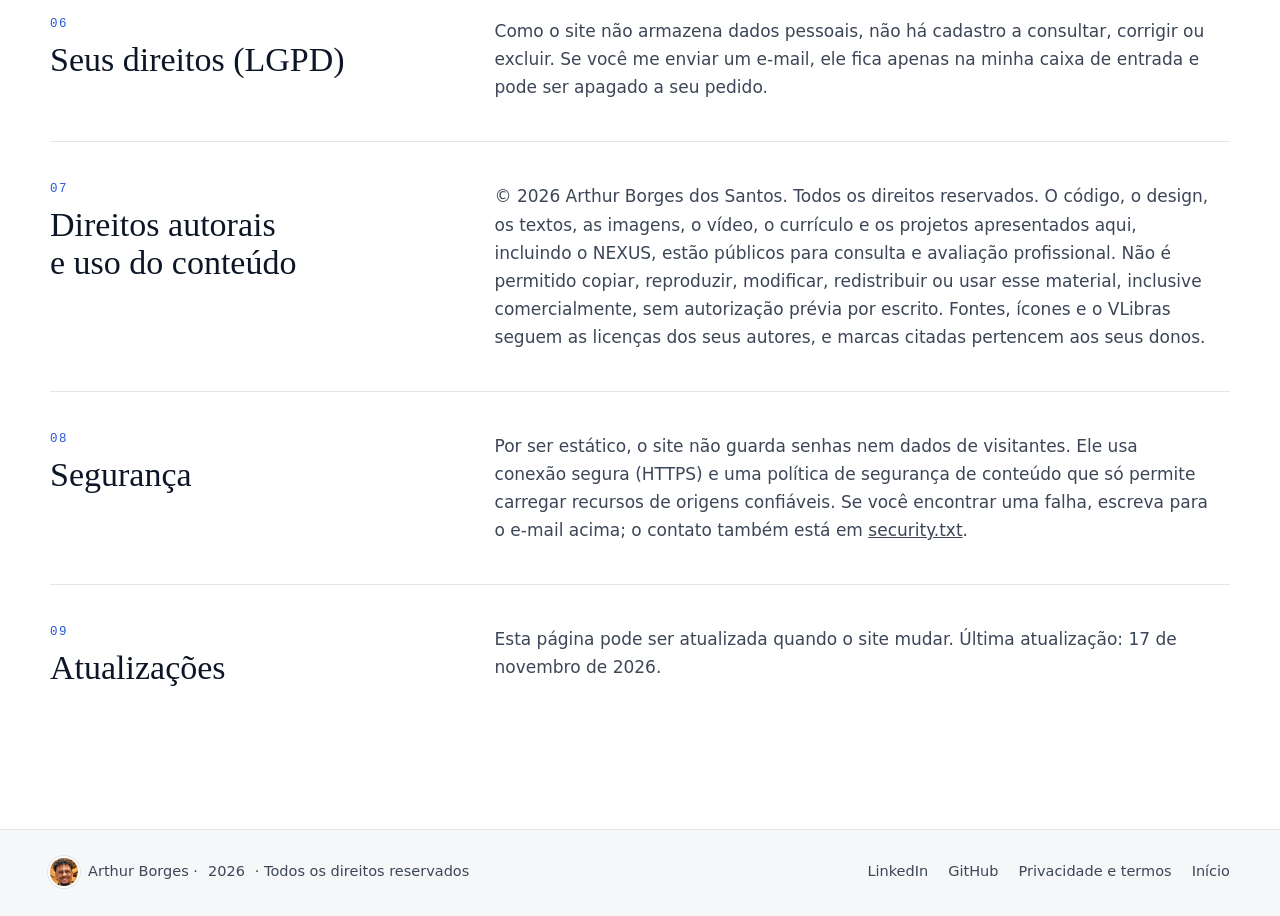
<file: privacidade/index.html>
<!doctype html>
<html lang="pt-BR">
<head>
  <meta charset="utf-8">
  <meta name="viewport" content="width=device-width, initial-scale=1">
  <meta http-equiv="Content-Security-Policy" content="default-src 'self'; script-src 'self' 'wasm-unsafe-eval' 'sha256-1riQOFcDIeFNWWsS+mlsZJl6jlacd3YrGZoQ0XxiBtw=' https://vlibras.gov.br https://*.vlibras.gov.br https://cdn.jsdelivr.net/gh/spbgovbr-vlibras/; style-src 'self' 'unsafe-inline' https://fonts.googleapis.com https://vlibras.gov.br https://*.vlibras.gov.br https://cdn.jsdelivr.net/gh/spbgovbr-vlibras/; font-src 'self' data: https://fonts.gstatic.com https://vlibras.gov.br https://*.vlibras.gov.br https://cdn.jsdelivr.net/gh/spbgovbr-vlibras/; img-src 'self' data: blob: https://vlibras.gov.br https://*.vlibras.gov.br https://cdn.jsdelivr.net/gh/spbgovbr-vlibras/; media-src 'self' blob: https://vlibras.gov.br https://*.vlibras.gov.br https://cdn.jsdelivr.net/gh/spbgovbr-vlibras/; connect-src 'self' https://vlibras.gov.br https://*.vlibras.gov.br https://cdn.jsdelivr.net/gh/spbgovbr-vlibras/; frame-src https://vlibras.gov.br https://*.vlibras.gov.br https://cdn.jsdelivr.net/gh/spbgovbr-vlibras/; worker-src 'self' blob: https://cdn.jsdelivr.net/gh/spbgovbr-vlibras/; object-src 'none'; base-uri 'self'; form-action 'self' mailto:; upgrade-insecure-requests">
  <meta name="referrer" content="strict-origin-when-cross-origin">
  <title>Privacidade e termos de uso · Arthur Borges</title>
  <meta name="description" content="Como o site de Arthur Borges trata dados pessoais, segurança e direitos autorais.">
  <link rel="canonical" href="https://arthursantx.github.io/privacidade/">
  <meta name="theme-color" content="#0E1A2F">
  <meta property="og:type" content="website">
  <meta property="og:locale" content="pt_BR">
  <meta property="og:site_name" content="Arthur Borges">
  <meta property="og:title" content="Privacidade e termos de uso · Arthur Borges">
  <meta property="og:description" content="Como o site trata dados pessoais, segurança e direitos autorais.">
  <meta property="og:url" content="https://arthursantx.github.io/privacidade/">
  <meta property="og:image" content="https://arthursantx.github.io/assets/img/og.jpg">
  <meta name="twitter:card" content="summary_large_image">
  <link rel="icon" href="/favicon-32.png" type="image/png" sizes="32x32">
  <link rel="alternate" hreflang="pt-BR" href="https://arthursantx.github.io/privacidade/">
  <link rel="alternate" hreflang="en" href="https://arthursantx.github.io/en/privacidade/">
  <link rel="alternate" hreflang="es" href="https://arthursantx.github.io/es/privacidade/">
  <link rel="alternate" hreflang="x-default" href="https://arthursantx.github.io/privacidade/">
  <link rel="preconnect" href="https://fonts.googleapis.com">
  <link rel="preconnect" href="https://fonts.gstatic.com" crossorigin>
  <link rel="stylesheet" href="https://fonts.googleapis.com/css2?family=Geist:wght@400;500;600&family=Geist+Mono:wght@400;500&family=Instrument+Serif:ital@0;1&display=swap">
  <link rel="stylesheet" href="/assets/css/site.css">
  <script src="/assets/js/site.js" defer></script>
  <script>try{var a=JSON.parse(localStorage.getItem('ab-acessibilidade')||'{}'),r=document.documentElement,e=[1,1.15,1.3,1.5][a.escala]||1;r.style.setProperty('--a11y-escala',e);['contraste','leitura','espacamento','links','movimento'].forEach(function(o){if(a[o]===true)r.classList.add('a11y-'+o)})}catch(x){}</script>
</head>
<body>
  <a class="pular" href="#conteudo">Pular para o conteúdo</a>

  <header class="topo" data-topo>
    <div class="topo-interno">
      <a class="monograma" href="/" aria-label="Arthur Borges, página inicial">
        <img class="monograma-foto" src="/assets/img/avatar.webp" alt="" width="40" height="40">
        <span class="monograma-nome">Arthur Borges</span>
      </a>
      <nav class="menu" id="menu" aria-label="Site" data-menu>
        <ul>
          <li><a href="/#sobre">Sobre</a></li>
          <li><a href="/#experiencia">Experiência</a></li>
          <li><a href="/#projetos">Projetos</a></li>
          <li><a href="/#competencias">Competências</a></li>
          <li><a href="/#formacao">Formação</a></li>
          <li><a href="/#contato" class="menu-contato">Contato</a></li>
        </ul>
      </nav>
      <div class="ferramentas">
        <nav class="idiomas" aria-label="Idioma">
          <a href="/privacidade/" hreflang="pt-BR" lang="pt-BR" data-idioma="pt" aria-current="page"><span aria-hidden="true">PT</span><span class="visualmente-oculto">Português</span></a>
          <a href="/en/privacidade/" hreflang="en" lang="en" data-idioma="en"><span aria-hidden="true">EN</span><span class="visualmente-oculto">English</span></a>
          <a href="/es/privacidade/" hreflang="es" lang="es" data-idioma="es"><span aria-hidden="true">ES</span><span class="visualmente-oculto">Español</span></a>
        </nav>
        <button class="a11y-botao" type="button" aria-expanded="false" aria-controls="a11y" data-a11y-botao>
          <svg aria-hidden="true" viewBox="0 0 24 24"><circle cx="12" cy="12" r="10.25" fill="none" stroke="currentColor" stroke-width="1.5"/><circle cx="12" cy="6.7" r="1.6"/><path d="M6.4 9.1c1.9.5 3.8.8 5.6.8s3.7-.3 5.6-.8l.4 1.4c-1.4.4-2.9.7-4.3.9v2.4l1.6 4.6-1.4.5-1.6-4.6h-1.2l-1.6 4.6-1.4-.5 1.6-4.6v-2.4c-1.4-.2-2.9-.5-4.3-.9l.4-1.4Z"/></svg>
          <span class="visualmente-oculto">Acessibilidade</span>
        </button>
      </div>
      <button class="menu-botao" type="button" aria-expanded="false" aria-controls="menu" data-menu-botao>
        <span class="menu-botao-linhas" aria-hidden="true"></span>
        <span class="visualmente-oculto">Abrir menu</span>
      </button>
    </div>
  </header>

  <div class="a11y-painel" id="a11y" role="dialog" aria-labelledby="a11y-titulo" hidden data-a11y-painel>
    <div class="a11y-cabeca">
      <h2 id="a11y-titulo">Acessibilidade</h2>
      <button type="button" class="a11y-fechar" data-a11y-fechar><span aria-hidden="true">×</span><span class="visualmente-oculto">Fechar painel de acessibilidade</span></button>
    </div>
    <div class="a11y-grupo" role="group" aria-labelledby="a11y-tamanho">
      <p id="a11y-tamanho" class="a11y-rotulo">Tamanho do texto</p>
      <div class="a11y-tamanho">
        <button type="button" data-a11y-texto="-1"><span aria-hidden="true">A−</span><span class="visualmente-oculto">Diminuir texto</span></button>
        <output data-a11y-escala>100%</output>
        <button type="button" data-a11y-texto="1"><span aria-hidden="true">A+</span><span class="visualmente-oculto">Aumentar texto</span></button>
      </div>
    </div>
    <ul class="a11y-opcoes">
      <li><button type="button" aria-pressed="false" data-a11y="contraste"><span class="a11y-chave" aria-hidden="true"></span>Alto contraste</button></li>
      <li><button type="button" aria-pressed="false" data-a11y="leitura"><span class="a11y-chave" aria-hidden="true"></span>Fonte de leitura facilitada</button></li>
      <li><button type="button" aria-pressed="false" data-a11y="espacamento"><span class="a11y-chave" aria-hidden="true"></span>Mais espaço entre letras e linhas</button></li>
      <li><button type="button" aria-pressed="false" data-a11y="links"><span class="a11y-chave" aria-hidden="true"></span>Destacar links e botões</button></li>
      <li><button type="button" aria-pressed="false" data-a11y="movimento"><span class="a11y-chave" aria-hidden="true"></span>Pausar animações</button></li>
      <li><button type="button" aria-pressed="false" data-a11y="guia"><span class="a11y-chave" aria-hidden="true"></span>Guia de leitura</button></li>
      <li data-so-pt><button type="button" aria-pressed="false" data-a11y="libras"><span class="a11y-chave" aria-hidden="true"></span>Tradução para Libras (VLibras)</button></li>
    </ul>
    <button type="button" class="a11y-restaurar" data-a11y-restaurar>Restaurar padrão</button>
    <p class="a11y-nota">Suas escolhas ficam salvas neste navegador. O site também respeita a preferência de movimento reduzido do seu sistema.</p>
  </div>

  <main id="conteudo">
    <section class="caso-hero">
      <div class="envoltorio">
        <a class="voltar" href="/"><span aria-hidden="true">←</span> Início</a>
        <h1 class="revelar">Privacidade e termos de uso</h1>
        <p class="caso-subtitulo revelar">Como este site trata dados pessoais, segurança e direitos autorais. Versão curta: nenhum dado seu é coletado.</p>
      </div>
    </section>

    <section class="caso-corpo" aria-label="Privacidade e termos de uso">
      <div class="envoltorio">
        <article class="caso-bloco revelar">
          <h2><span>01</span>Quem é o responsável</h2>
          <div class="caso-texto">
            <p>Este site pertence a Arthur Borges dos Santos, que é o responsável pelo seu conteúdo e pelo tratamento de dados descrito aqui. Para qualquer dúvida, escreva para <a href="mailto:arthurborgess21@gmail.com">arthurborgess21@gmail.com</a>.</p>
          </div>
        </article>

        <article class="caso-bloco revelar">
          <h2><span>02</span>Dados que o site coleta</h2>
          <div class="caso-texto">
            <p>Nenhum. O site é estático: não tem login, banco de dados, cookies de rastreamento, ferramentas de análise de visitas nem anúncios.</p>
          </div>
        </article>

        <article class="caso-bloco revelar">
          <h2><span>03</span>Formulário de contato</h2>
          <div class="caso-texto">
            <p>Ao enviar o formulário, o seu próprio aplicativo de e-mail é aberto com a mensagem preenchida. Nada é enviado nem guardado por este site; a mensagem só sai quando você a envia pelo seu e-mail.</p>
          </div>
        </article>

        <article class="caso-bloco revelar">
          <h2><span>04</span>Preferências salvas no seu navegador</h2>
          <div class="caso-texto">
            <p>As escolhas do painel de acessibilidade ficam guardadas apenas no seu navegador (armazenamento local), para que você não precise configurá-las de novo. A demonstração do NEXUS também guarda no seu navegador os dados fictícios que você alterar, o idioma e as preferências de acessibilidade. Nada disso é enviado para mim. Para apagar, basta limpar os dados do site nas configurações do navegador.</p>
          </div>
        </article>

        <article class="caso-bloco revelar">
          <h2><span>05</span>Serviços de terceiros</h2>
          <div class="caso-texto">
            <p>O site é hospedado no GitHub Pages, que pode registrar dados técnicos de acesso, como o endereço IP, conforme a política de privacidade do GitHub. As fontes são carregadas do Google Fonts, o que faz o seu navegador se conectar aos servidores do Google. O tradutor de Libras (VLibras, do Governo Federal, entregue pela rede jsDelivr) só é carregado se você ativá-lo. Os links para LinkedIn e GitHub levam a sites com políticas próprias.</p>
          </div>
        </article>

        <article class="caso-bloco revelar">
          <h2><span>06</span>Seus direitos (LGPD)</h2>
          <div class="caso-texto">
            <p>Como o site não armazena dados pessoais, não há cadastro a consultar, corrigir ou excluir. Se você me enviar um e-mail, ele fica apenas na minha caixa de entrada e pode ser apagado a seu pedido.</p>
          </div>
        </article>

        <article class="caso-bloco revelar">
          <h2><span>07</span>Direitos autorais e uso do conteúdo</h2>
          <div class="caso-texto">
            <p>© 2026 Arthur Borges dos Santos. Todos os direitos reservados. O código, o design, os textos, as imagens, o vídeo, o currículo e os projetos apresentados aqui, incluindo o NEXUS, estão públicos para consulta e avaliação profissional. Não é permitido copiar, reproduzir, modificar, redistribuir ou usar esse material, inclusive comercialmente, sem autorização prévia por escrito. Fontes, ícones e o VLibras seguem as licenças dos seus autores, e marcas citadas pertencem aos seus donos.</p>
          </div>
        </article>

        <article class="caso-bloco revelar">
          <h2><span>08</span>Segurança</h2>
          <div class="caso-texto">
            <p>Por ser estático, o site não guarda senhas nem dados de visitantes. Ele usa conexão segura (HTTPS) e uma política de segurança de conteúdo que só permite carregar recursos de origens confiáveis. Se você encontrar uma falha, escreva para o e-mail acima; o contato também está em <a href="https://arthursantx.github.io/.well-known/security.txt">security.txt</a>.</p>
          </div>
        </article>

        <article class="caso-bloco revelar">
          <h2><span>09</span>Atualizações</h2>
          <div class="caso-texto">
            <p>Esta página pode ser atualizada quando o site mudar. Última atualização: 17 de novembro de 2026.</p>
          </div>
        </article>
      </div>
    </section>
  </main>

  <footer class="rodape">
    <div class="envoltorio rodape-interno">
      <p><img class="monograma-foto monograma-pequeno" src="/assets/img/avatar.webp" alt="" width="28" height="28" loading="lazy"> Arthur Borges · <span data-ano>2026</span> · Todos os direitos reservados</p>
      <nav aria-label="Rodapé">
        <a href="https://www.linkedin.com/in/arthurborgessantos/" target="_blank" rel="noopener">LinkedIn</a>
        <a href="https://github.com/arthursantx" target="_blank" rel="noopener">GitHub</a>
        <a href="/privacidade/">Privacidade e termos</a>
        <a href="/">Início</a>
      </nav>
    </div>
  </footer>
</body>
</html>
</file>
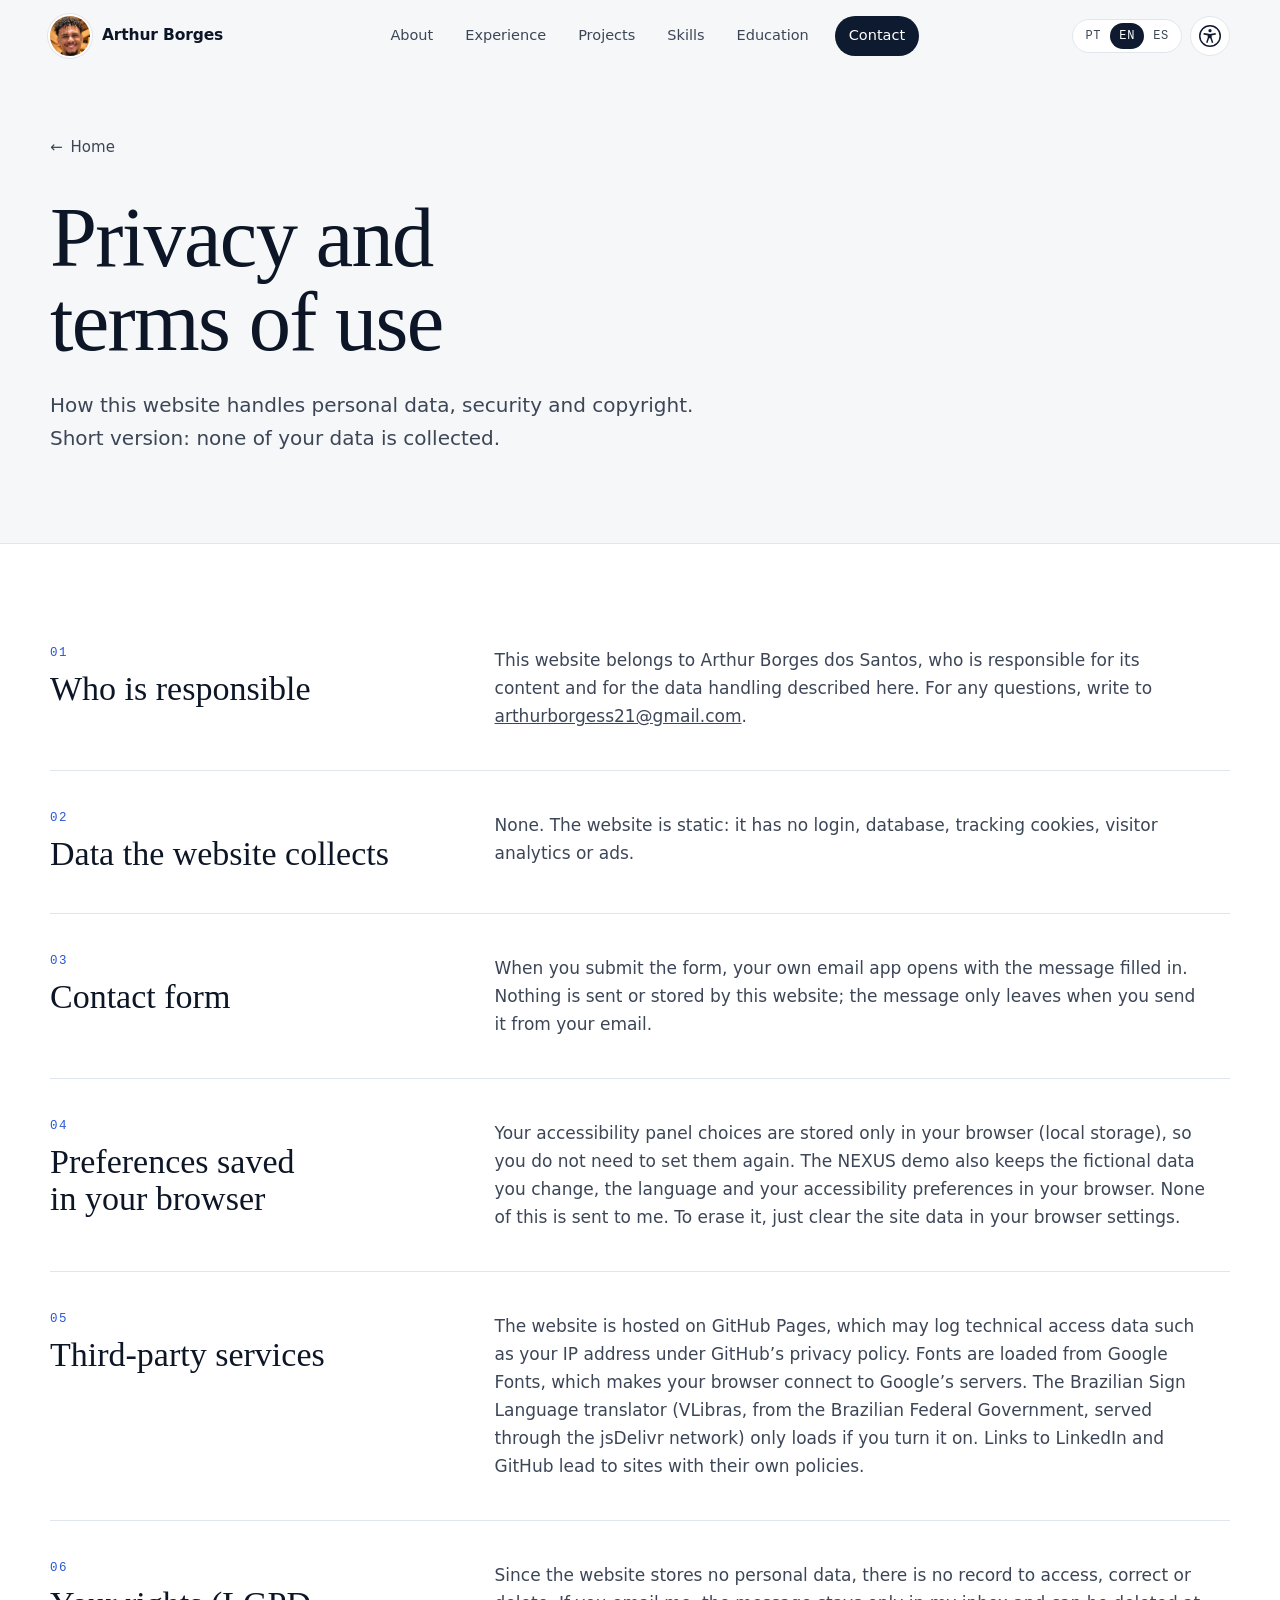
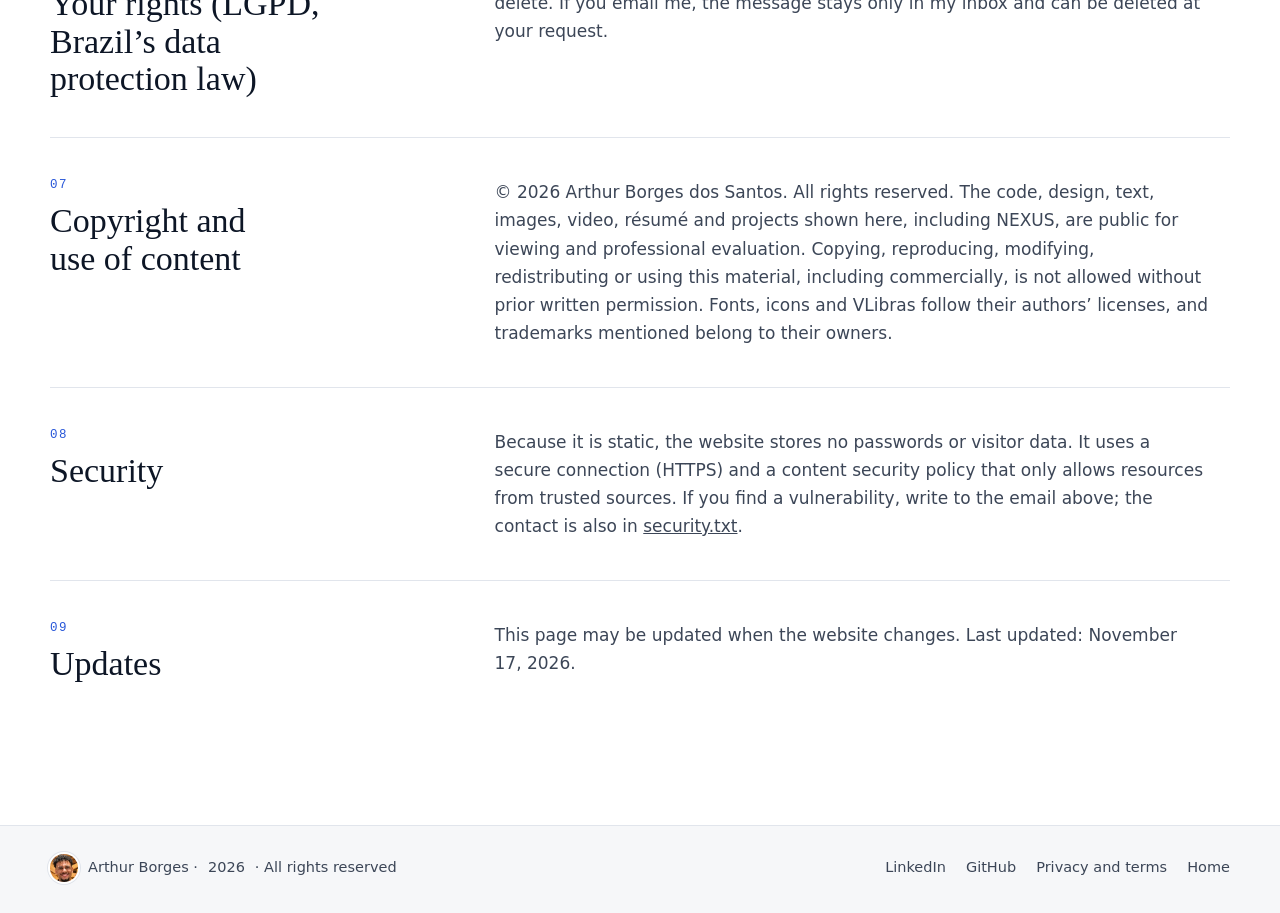
<file: en/privacidade/index.html>
<!doctype html>
<html lang="en">
<head>
  <meta charset="utf-8">
  <meta name="viewport" content="width=device-width, initial-scale=1">
  <meta http-equiv="Content-Security-Policy" content="default-src 'self'; script-src 'self' 'wasm-unsafe-eval' 'sha256-1riQOFcDIeFNWWsS+mlsZJl6jlacd3YrGZoQ0XxiBtw=' https://vlibras.gov.br https://*.vlibras.gov.br https://cdn.jsdelivr.net/gh/spbgovbr-vlibras/; style-src 'self' 'unsafe-inline' https://fonts.googleapis.com https://vlibras.gov.br https://*.vlibras.gov.br https://cdn.jsdelivr.net/gh/spbgovbr-vlibras/; font-src 'self' data: https://fonts.gstatic.com https://vlibras.gov.br https://*.vlibras.gov.br https://cdn.jsdelivr.net/gh/spbgovbr-vlibras/; img-src 'self' data: blob: https://vlibras.gov.br https://*.vlibras.gov.br https://cdn.jsdelivr.net/gh/spbgovbr-vlibras/; media-src 'self' blob: https://vlibras.gov.br https://*.vlibras.gov.br https://cdn.jsdelivr.net/gh/spbgovbr-vlibras/; connect-src 'self' https://vlibras.gov.br https://*.vlibras.gov.br https://cdn.jsdelivr.net/gh/spbgovbr-vlibras/; frame-src https://vlibras.gov.br https://*.vlibras.gov.br https://cdn.jsdelivr.net/gh/spbgovbr-vlibras/; worker-src 'self' blob: https://cdn.jsdelivr.net/gh/spbgovbr-vlibras/; object-src 'none'; base-uri 'self'; form-action 'self' mailto:; upgrade-insecure-requests">
  <meta name="referrer" content="strict-origin-when-cross-origin">
  <title>Privacy and terms of use · Arthur Borges</title>
  <meta name="description" content="How Arthur Borges’s website handles personal data, security and copyright.">
  <link rel="canonical" href="https://arthursantx.github.io/en/privacidade/">
  <meta name="theme-color" content="#0E1A2F">
  <meta property="og:type" content="website">
  <meta property="og:locale" content="en_US">
  <meta property="og:site_name" content="Arthur Borges">
  <meta property="og:title" content="Privacy and terms of use · Arthur Borges">
  <meta property="og:description" content="How the website handles personal data, security and copyright.">
  <meta property="og:url" content="https://arthursantx.github.io/en/privacidade/">
  <meta property="og:image" content="https://arthursantx.github.io/assets/img/og.jpg">
  <meta name="twitter:card" content="summary_large_image">
  <link rel="icon" href="/favicon-32.png" type="image/png" sizes="32x32">
  <link rel="alternate" hreflang="pt-BR" href="https://arthursantx.github.io/privacidade/">
  <link rel="alternate" hreflang="en" href="https://arthursantx.github.io/en/privacidade/">
  <link rel="alternate" hreflang="es" href="https://arthursantx.github.io/es/privacidade/">
  <link rel="alternate" hreflang="x-default" href="https://arthursantx.github.io/privacidade/">
  <link rel="preconnect" href="https://fonts.googleapis.com">
  <link rel="preconnect" href="https://fonts.gstatic.com" crossorigin>
  <link rel="stylesheet" href="https://fonts.googleapis.com/css2?family=Geist:wght@400;500;600&family=Geist+Mono:wght@400;500&family=Instrument+Serif:ital@0;1&display=swap">
  <link rel="stylesheet" href="/assets/css/site.css">
  <script src="/assets/js/site.js" defer></script>
  <script>try{var a=JSON.parse(localStorage.getItem('ab-acessibilidade')||'{}'),r=document.documentElement,e=[1,1.15,1.3,1.5][a.escala]||1;r.style.setProperty('--a11y-escala',e);['contraste','leitura','espacamento','links','movimento'].forEach(function(o){if(a[o]===true)r.classList.add('a11y-'+o)})}catch(x){}</script>
</head>
<body>
  <a class="pular" href="#conteudo">Skip to content</a>

  <header class="topo" data-topo>
    <div class="topo-interno">
      <a class="monograma" href="/en/" aria-label="Arthur Borges, home page">
        <img class="monograma-foto" src="/assets/img/avatar.webp" alt="" width="40" height="40">
        <span class="monograma-nome">Arthur Borges</span>
      </a>
      <nav class="menu" id="menu" aria-label="Website" data-menu>
        <ul>
          <li><a href="/en/#sobre">About</a></li>
          <li><a href="/en/#experiencia">Experience</a></li>
          <li><a href="/en/#projetos">Projects</a></li>
          <li><a href="/en/#competencias">Skills</a></li>
          <li><a href="/en/#formacao">Education</a></li>
          <li><a href="/en/#contato" class="menu-contato">Contact</a></li>
        </ul>
      </nav>
      <div class="ferramentas">
        <nav class="idiomas" aria-label="Language">
          <a href="/privacidade/" hreflang="pt-BR" lang="pt-BR" data-idioma="pt"><span aria-hidden="true">PT</span><span class="visualmente-oculto">Português</span></a>
          <a href="/en/privacidade/" hreflang="en" lang="en" data-idioma="en" aria-current="page"><span aria-hidden="true">EN</span><span class="visualmente-oculto">English</span></a>
          <a href="/es/privacidade/" hreflang="es" lang="es" data-idioma="es"><span aria-hidden="true">ES</span><span class="visualmente-oculto">Español</span></a>
        </nav>
        <button class="a11y-botao" type="button" aria-expanded="false" aria-controls="a11y" data-a11y-botao>
          <svg aria-hidden="true" viewBox="0 0 24 24"><circle cx="12" cy="12" r="10.25" fill="none" stroke="currentColor" stroke-width="1.5"/><circle cx="12" cy="6.7" r="1.6"/><path d="M6.4 9.1c1.9.5 3.8.8 5.6.8s3.7-.3 5.6-.8l.4 1.4c-1.4.4-2.9.7-4.3.9v2.4l1.6 4.6-1.4.5-1.6-4.6h-1.2l-1.6 4.6-1.4-.5 1.6-4.6v-2.4c-1.4-.2-2.9-.5-4.3-.9l.4-1.4Z"/></svg>
          <span class="visualmente-oculto">Accessibility</span>
        </button>
      </div>
      <button class="menu-botao" type="button" aria-expanded="false" aria-controls="menu" data-menu-botao>
        <span class="menu-botao-linhas" aria-hidden="true"></span>
        <span class="visualmente-oculto">Open menu</span>
      </button>
    </div>
  </header>

  <div class="a11y-painel" id="a11y" role="dialog" aria-labelledby="a11y-titulo" hidden data-a11y-painel>
    <div class="a11y-cabeca">
      <h2 id="a11y-titulo">Accessibility</h2>
      <button type="button" class="a11y-fechar" data-a11y-fechar><span aria-hidden="true">×</span><span class="visualmente-oculto">Close accessibility panel</span></button>
    </div>
    <div class="a11y-grupo" role="group" aria-labelledby="a11y-tamanho">
      <p id="a11y-tamanho" class="a11y-rotulo">Text size</p>
      <div class="a11y-tamanho">
        <button type="button" data-a11y-texto="-1"><span aria-hidden="true">A−</span><span class="visualmente-oculto">Decrease text size</span></button>
        <output data-a11y-escala>100%</output>
        <button type="button" data-a11y-texto="1"><span aria-hidden="true">A+</span><span class="visualmente-oculto">Increase text size</span></button>
      </div>
    </div>
    <ul class="a11y-opcoes">
      <li><button type="button" aria-pressed="false" data-a11y="contraste"><span class="a11y-chave" aria-hidden="true"></span>High contrast</button></li>
      <li><button type="button" aria-pressed="false" data-a11y="leitura"><span class="a11y-chave" aria-hidden="true"></span>Easy-to-read font</button></li>
      <li><button type="button" aria-pressed="false" data-a11y="espacamento"><span class="a11y-chave" aria-hidden="true"></span>More space between letters and lines</button></li>
      <li><button type="button" aria-pressed="false" data-a11y="links"><span class="a11y-chave" aria-hidden="true"></span>Highlight links and buttons</button></li>
      <li><button type="button" aria-pressed="false" data-a11y="movimento"><span class="a11y-chave" aria-hidden="true"></span>Pause animations</button></li>
      <li><button type="button" aria-pressed="false" data-a11y="guia"><span class="a11y-chave" aria-hidden="true"></span>Reading guide</button></li>
    </ul>
    <button type="button" class="a11y-restaurar" data-a11y-restaurar>Reset to default</button>
    <p class="a11y-nota">Your choices are saved in this browser. The site also follows your system’s reduced-motion setting.</p>
  </div>

  <main id="conteudo">
    <section class="caso-hero">
      <div class="envoltorio">
        <a class="voltar" href="/en/"><span aria-hidden="true">←</span> Home</a>
        <h1 class="revelar">Privacy and terms of use</h1>
        <p class="caso-subtitulo revelar">How this website handles personal data, security and copyright. Short version: none of your data is collected.</p>
      </div>
    </section>

    <section class="caso-corpo" aria-label="Privacy and terms of use">
      <div class="envoltorio">
        <article class="caso-bloco revelar">
          <h2><span>01</span>Who is responsible</h2>
          <div class="caso-texto">
            <p>This website belongs to Arthur Borges dos Santos, who is responsible for its content and for the data handling described here. For any questions, write to <a href="mailto:arthurborgess21@gmail.com">arthurborgess21@gmail.com</a>.</p>
          </div>
        </article>

        <article class="caso-bloco revelar">
          <h2><span>02</span>Data the website collects</h2>
          <div class="caso-texto">
            <p>None. The website is static: it has no login, database, tracking cookies, visitor analytics or ads.</p>
          </div>
        </article>

        <article class="caso-bloco revelar">
          <h2><span>03</span>Contact form</h2>
          <div class="caso-texto">
            <p>When you submit the form, your own email app opens with the message filled in. Nothing is sent or stored by this website; the message only leaves when you send it from your email.</p>
          </div>
        </article>

        <article class="caso-bloco revelar">
          <h2><span>04</span>Preferences saved in your browser</h2>
          <div class="caso-texto">
            <p>Your accessibility panel choices are stored only in your browser (local storage), so you do not need to set them again. The NEXUS demo also keeps the fictional data you change, the language and your accessibility preferences in your browser. None of this is sent to me. To erase it, just clear the site data in your browser settings.</p>
          </div>
        </article>

        <article class="caso-bloco revelar">
          <h2><span>05</span>Third-party services</h2>
          <div class="caso-texto">
            <p>The website is hosted on GitHub Pages, which may log technical access data such as your IP address under GitHub’s privacy policy. Fonts are loaded from Google Fonts, which makes your browser connect to Google’s servers. The Brazilian Sign Language translator (VLibras, from the Brazilian Federal Government, served through the jsDelivr network) only loads if you turn it on. Links to LinkedIn and GitHub lead to sites with their own policies.</p>
          </div>
        </article>

        <article class="caso-bloco revelar">
          <h2><span>06</span>Your rights (LGPD, Brazil’s data protection law)</h2>
          <div class="caso-texto">
            <p>Since the website stores no personal data, there is no record to access, correct or delete. If you email me, the message stays only in my inbox and can be deleted at your request.</p>
          </div>
        </article>

        <article class="caso-bloco revelar">
          <h2><span>07</span>Copyright and use of content</h2>
          <div class="caso-texto">
            <p>© 2026 Arthur Borges dos Santos. All rights reserved. The code, design, text, images, video, résumé and projects shown here, including NEXUS, are public for viewing and professional evaluation. Copying, reproducing, modifying, redistributing or using this material, including commercially, is not allowed without prior written permission. Fonts, icons and VLibras follow their authors’ licenses, and trademarks mentioned belong to their owners.</p>
          </div>
        </article>

        <article class="caso-bloco revelar">
          <h2><span>08</span>Security</h2>
          <div class="caso-texto">
            <p>Because it is static, the website stores no passwords or visitor data. It uses a secure connection (HTTPS) and a content security policy that only allows resources from trusted sources. If you find a vulnerability, write to the email above; the contact is also in <a href="https://arthursantx.github.io/.well-known/security.txt">security.txt</a>.</p>
          </div>
        </article>

        <article class="caso-bloco revelar">
          <h2><span>09</span>Updates</h2>
          <div class="caso-texto">
            <p>This page may be updated when the website changes. Last updated: November 17, 2026.</p>
          </div>
        </article>
      </div>
    </section>
  </main>

  <footer class="rodape">
    <div class="envoltorio rodape-interno">
      <p><img class="monograma-foto monograma-pequeno" src="/assets/img/avatar.webp" alt="" width="28" height="28" loading="lazy"> Arthur Borges · <span data-ano>2026</span> · All rights reserved</p>
      <nav aria-label="Footer">
        <a href="https://www.linkedin.com/in/arthurborgessantos/" target="_blank" rel="noopener">LinkedIn</a>
        <a href="https://github.com/arthursantx" target="_blank" rel="noopener">GitHub</a>
        <a href="/en/privacidade/">Privacy and terms</a>
        <a href="/en/">Home</a>
      </nav>
    </div>
  </footer>
</body>
</html>
</file>
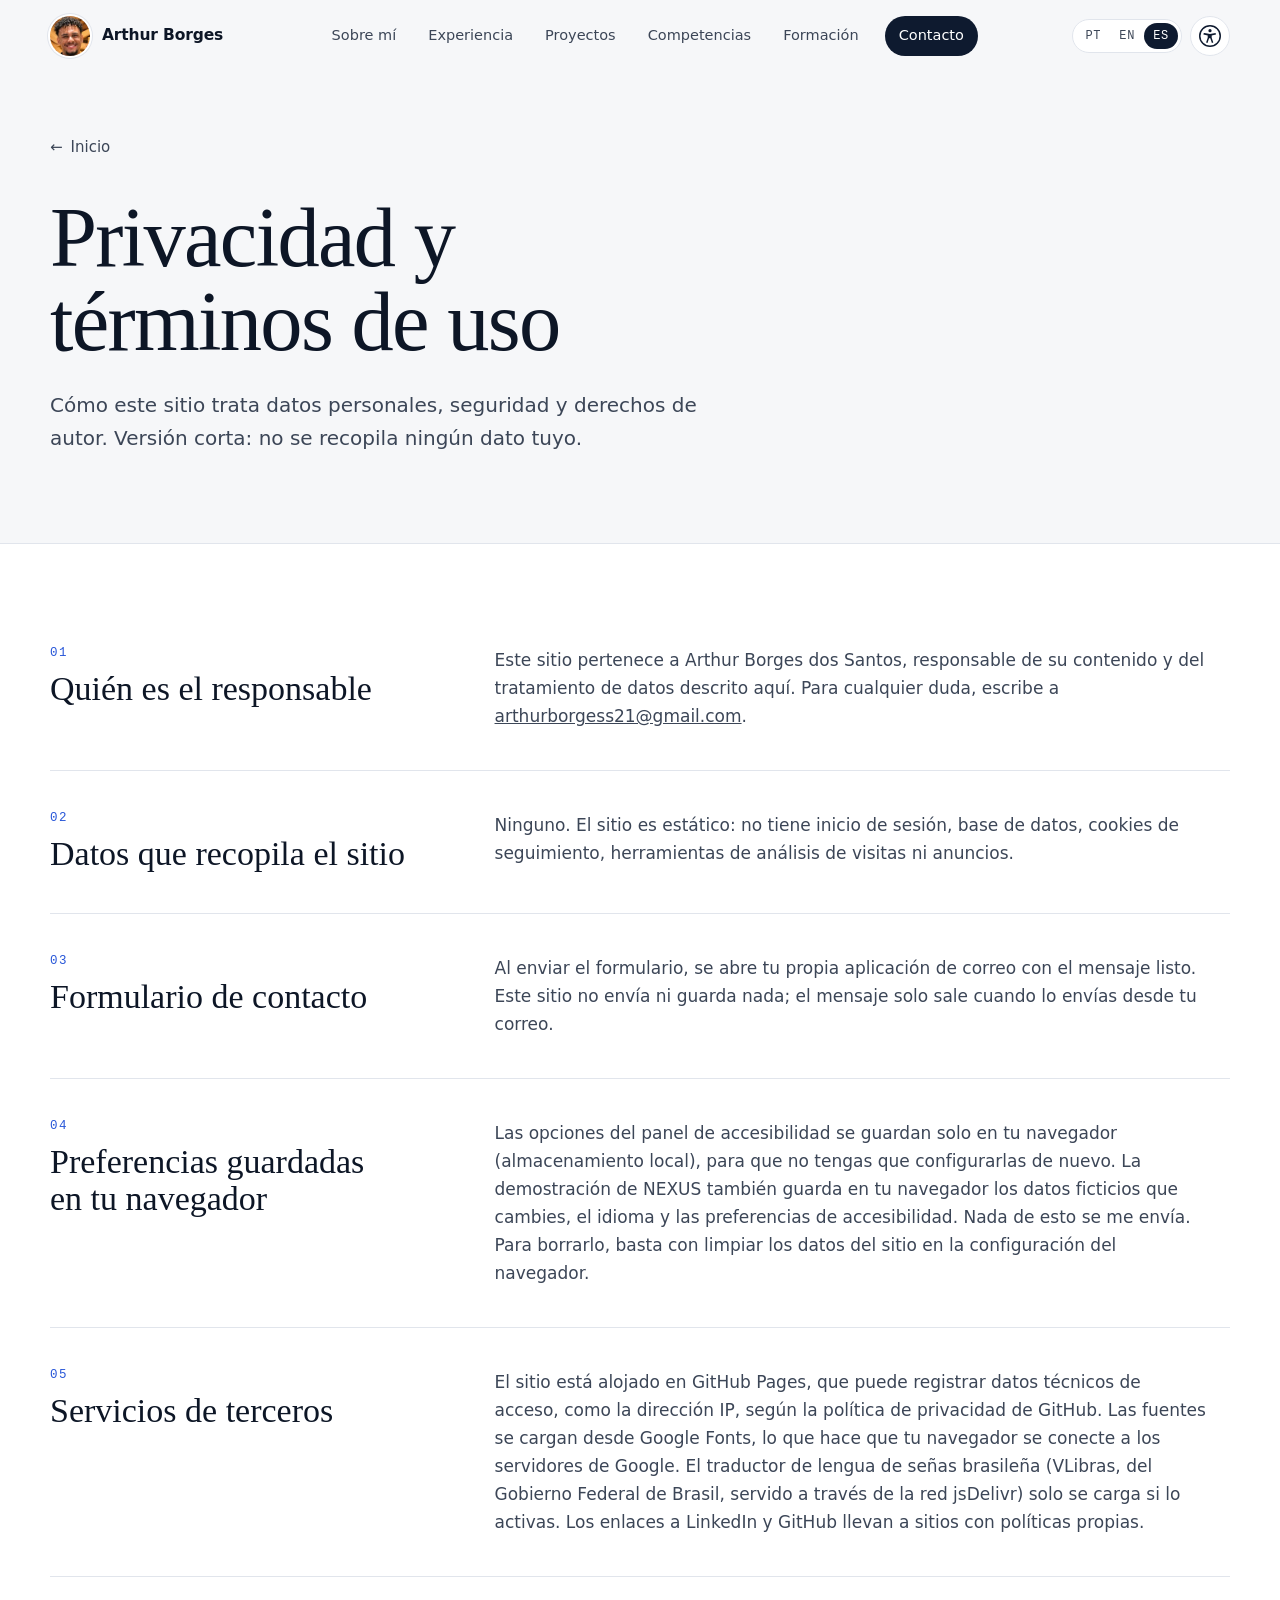
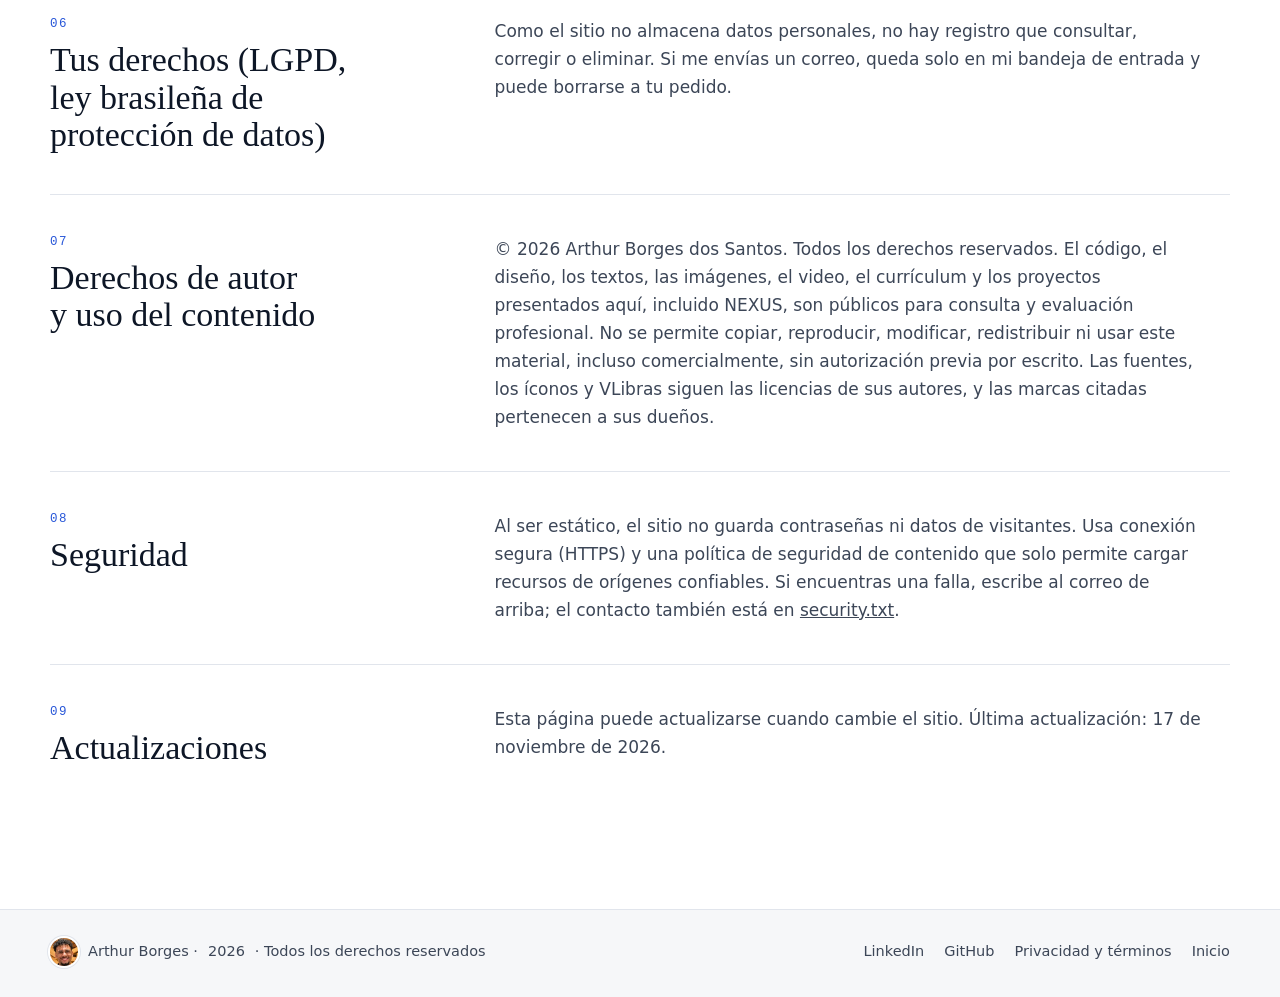
<file: es/privacidade/index.html>
<!doctype html>
<html lang="es">
<head>
  <meta charset="utf-8">
  <meta name="viewport" content="width=device-width, initial-scale=1">
  <meta http-equiv="Content-Security-Policy" content="default-src 'self'; script-src 'self' 'wasm-unsafe-eval' 'sha256-1riQOFcDIeFNWWsS+mlsZJl6jlacd3YrGZoQ0XxiBtw=' https://vlibras.gov.br https://*.vlibras.gov.br https://cdn.jsdelivr.net/gh/spbgovbr-vlibras/; style-src 'self' 'unsafe-inline' https://fonts.googleapis.com https://vlibras.gov.br https://*.vlibras.gov.br https://cdn.jsdelivr.net/gh/spbgovbr-vlibras/; font-src 'self' data: https://fonts.gstatic.com https://vlibras.gov.br https://*.vlibras.gov.br https://cdn.jsdelivr.net/gh/spbgovbr-vlibras/; img-src 'self' data: blob: https://vlibras.gov.br https://*.vlibras.gov.br https://cdn.jsdelivr.net/gh/spbgovbr-vlibras/; media-src 'self' blob: https://vlibras.gov.br https://*.vlibras.gov.br https://cdn.jsdelivr.net/gh/spbgovbr-vlibras/; connect-src 'self' https://vlibras.gov.br https://*.vlibras.gov.br https://cdn.jsdelivr.net/gh/spbgovbr-vlibras/; frame-src https://vlibras.gov.br https://*.vlibras.gov.br https://cdn.jsdelivr.net/gh/spbgovbr-vlibras/; worker-src 'self' blob: https://cdn.jsdelivr.net/gh/spbgovbr-vlibras/; object-src 'none'; base-uri 'self'; form-action 'self' mailto:; upgrade-insecure-requests">
  <meta name="referrer" content="strict-origin-when-cross-origin">
  <title>Privacidad y términos de uso · Arthur Borges</title>
  <meta name="description" content="Cómo el sitio de Arthur Borges trata datos personales, seguridad y derechos de autor.">
  <link rel="canonical" href="https://arthursantx.github.io/es/privacidade/">
  <meta name="theme-color" content="#0E1A2F">
  <meta property="og:type" content="website">
  <meta property="og:locale" content="es_ES">
  <meta property="og:site_name" content="Arthur Borges">
  <meta property="og:title" content="Privacidad y términos de uso · Arthur Borges">
  <meta property="og:description" content="Cómo el sitio trata datos personales, seguridad y derechos de autor.">
  <meta property="og:url" content="https://arthursantx.github.io/es/privacidade/">
  <meta property="og:image" content="https://arthursantx.github.io/assets/img/og.jpg">
  <meta name="twitter:card" content="summary_large_image">
  <link rel="icon" href="/favicon-32.png" type="image/png" sizes="32x32">
  <link rel="alternate" hreflang="pt-BR" href="https://arthursantx.github.io/privacidade/">
  <link rel="alternate" hreflang="en" href="https://arthursantx.github.io/en/privacidade/">
  <link rel="alternate" hreflang="es" href="https://arthursantx.github.io/es/privacidade/">
  <link rel="alternate" hreflang="x-default" href="https://arthursantx.github.io/privacidade/">
  <link rel="preconnect" href="https://fonts.googleapis.com">
  <link rel="preconnect" href="https://fonts.gstatic.com" crossorigin>
  <link rel="stylesheet" href="https://fonts.googleapis.com/css2?family=Geist:wght@400;500;600&family=Geist+Mono:wght@400;500&family=Instrument+Serif:ital@0;1&display=swap">
  <link rel="stylesheet" href="/assets/css/site.css">
  <script src="/assets/js/site.js" defer></script>
  <script>try{var a=JSON.parse(localStorage.getItem('ab-acessibilidade')||'{}'),r=document.documentElement,e=[1,1.15,1.3,1.5][a.escala]||1;r.style.setProperty('--a11y-escala',e);['contraste','leitura','espacamento','links','movimento'].forEach(function(o){if(a[o]===true)r.classList.add('a11y-'+o)})}catch(x){}</script>
</head>
<body>
  <a class="pular" href="#conteudo">Saltar al contenido</a>

  <header class="topo" data-topo>
    <div class="topo-interno">
      <a class="monograma" href="/es/" aria-label="Arthur Borges, página de inicio">
        <img class="monograma-foto" src="/assets/img/avatar.webp" alt="" width="40" height="40">
        <span class="monograma-nome">Arthur Borges</span>
      </a>
      <nav class="menu" id="menu" aria-label="Sitio" data-menu>
        <ul>
          <li><a href="/es/#sobre">Sobre mí</a></li>
          <li><a href="/es/#experiencia">Experiencia</a></li>
          <li><a href="/es/#projetos">Proyectos</a></li>
          <li><a href="/es/#competencias">Competencias</a></li>
          <li><a href="/es/#formacao">Formación</a></li>
          <li><a href="/es/#contato" class="menu-contato">Contacto</a></li>
        </ul>
      </nav>
      <div class="ferramentas">
        <nav class="idiomas" aria-label="Idioma">
          <a href="/privacidade/" hreflang="pt-BR" lang="pt-BR" data-idioma="pt"><span aria-hidden="true">PT</span><span class="visualmente-oculto">Português</span></a>
          <a href="/en/privacidade/" hreflang="en" lang="en" data-idioma="en"><span aria-hidden="true">EN</span><span class="visualmente-oculto">English</span></a>
          <a href="/es/privacidade/" hreflang="es" lang="es" data-idioma="es" aria-current="page"><span aria-hidden="true">ES</span><span class="visualmente-oculto">Español</span></a>
        </nav>
        <button class="a11y-botao" type="button" aria-expanded="false" aria-controls="a11y" data-a11y-botao>
          <svg aria-hidden="true" viewBox="0 0 24 24"><circle cx="12" cy="12" r="10.25" fill="none" stroke="currentColor" stroke-width="1.5"/><circle cx="12" cy="6.7" r="1.6"/><path d="M6.4 9.1c1.9.5 3.8.8 5.6.8s3.7-.3 5.6-.8l.4 1.4c-1.4.4-2.9.7-4.3.9v2.4l1.6 4.6-1.4.5-1.6-4.6h-1.2l-1.6 4.6-1.4-.5 1.6-4.6v-2.4c-1.4-.2-2.9-.5-4.3-.9l.4-1.4Z"/></svg>
          <span class="visualmente-oculto">Accesibilidad</span>
        </button>
      </div>
      <button class="menu-botao" type="button" aria-expanded="false" aria-controls="menu" data-menu-botao>
        <span class="menu-botao-linhas" aria-hidden="true"></span>
        <span class="visualmente-oculto">Abrir menú</span>
      </button>
    </div>
  </header>

  <div class="a11y-painel" id="a11y" role="dialog" aria-labelledby="a11y-titulo" hidden data-a11y-painel>
    <div class="a11y-cabeca">
      <h2 id="a11y-titulo">Accesibilidad</h2>
      <button type="button" class="a11y-fechar" data-a11y-fechar><span aria-hidden="true">×</span><span class="visualmente-oculto">Cerrar panel de accesibilidad</span></button>
    </div>
    <div class="a11y-grupo" role="group" aria-labelledby="a11y-tamanho">
      <p id="a11y-tamanho" class="a11y-rotulo">Tamaño del texto</p>
      <div class="a11y-tamanho">
        <button type="button" data-a11y-texto="-1"><span aria-hidden="true">A−</span><span class="visualmente-oculto">Reducir texto</span></button>
        <output data-a11y-escala>100%</output>
        <button type="button" data-a11y-texto="1"><span aria-hidden="true">A+</span><span class="visualmente-oculto">Aumentar texto</span></button>
      </div>
    </div>
    <ul class="a11y-opcoes">
      <li><button type="button" aria-pressed="false" data-a11y="contraste"><span class="a11y-chave" aria-hidden="true"></span>Alto contraste</button></li>
      <li><button type="button" aria-pressed="false" data-a11y="leitura"><span class="a11y-chave" aria-hidden="true"></span>Fuente de lectura fácil</button></li>
      <li><button type="button" aria-pressed="false" data-a11y="espacamento"><span class="a11y-chave" aria-hidden="true"></span>Más espacio entre letras y líneas</button></li>
      <li><button type="button" aria-pressed="false" data-a11y="links"><span class="a11y-chave" aria-hidden="true"></span>Resaltar enlaces y botones</button></li>
      <li><button type="button" aria-pressed="false" data-a11y="movimento"><span class="a11y-chave" aria-hidden="true"></span>Pausar animaciones</button></li>
      <li><button type="button" aria-pressed="false" data-a11y="guia"><span class="a11y-chave" aria-hidden="true"></span>Guía de lectura</button></li>
    </ul>
    <button type="button" class="a11y-restaurar" data-a11y-restaurar>Restablecer</button>
    <p class="a11y-nota">Tus preferencias se guardan en este navegador. El sitio también respeta la configuración de movimiento reducido de tu sistema.</p>
  </div>

  <main id="conteudo">
    <section class="caso-hero">
      <div class="envoltorio">
        <a class="voltar" href="/es/"><span aria-hidden="true">←</span> Inicio</a>
        <h1 class="revelar">Privacidad y términos de uso</h1>
        <p class="caso-subtitulo revelar">Cómo este sitio trata datos personales, seguridad y derechos de autor. Versión corta: no se recopila ningún dato tuyo.</p>
      </div>
    </section>

    <section class="caso-corpo" aria-label="Privacidad y términos de uso">
      <div class="envoltorio">
        <article class="caso-bloco revelar">
          <h2><span>01</span>Quién es el responsable</h2>
          <div class="caso-texto">
            <p>Este sitio pertenece a Arthur Borges dos Santos, responsable de su contenido y del tratamiento de datos descrito aquí. Para cualquier duda, escribe a <a href="mailto:arthurborgess21@gmail.com">arthurborgess21@gmail.com</a>.</p>
          </div>
        </article>

        <article class="caso-bloco revelar">
          <h2><span>02</span>Datos que recopila el sitio</h2>
          <div class="caso-texto">
            <p>Ninguno. El sitio es estático: no tiene inicio de sesión, base de datos, cookies de seguimiento, herramientas de análisis de visitas ni anuncios.</p>
          </div>
        </article>

        <article class="caso-bloco revelar">
          <h2><span>03</span>Formulario de contacto</h2>
          <div class="caso-texto">
            <p>Al enviar el formulario, se abre tu propia aplicación de correo con el mensaje listo. Este sitio no envía ni guarda nada; el mensaje solo sale cuando lo envías desde tu correo.</p>
          </div>
        </article>

        <article class="caso-bloco revelar">
          <h2><span>04</span>Preferencias guardadas en tu navegador</h2>
          <div class="caso-texto">
            <p>Las opciones del panel de accesibilidad se guardan solo en tu navegador (almacenamiento local), para que no tengas que configurarlas de nuevo. La demostración de NEXUS también guarda en tu navegador los datos ficticios que cambies, el idioma y las preferencias de accesibilidad. Nada de esto se me envía. Para borrarlo, basta con limpiar los datos del sitio en la configuración del navegador.</p>
          </div>
        </article>

        <article class="caso-bloco revelar">
          <h2><span>05</span>Servicios de terceros</h2>
          <div class="caso-texto">
            <p>El sitio está alojado en GitHub Pages, que puede registrar datos técnicos de acceso, como la dirección IP, según la política de privacidad de GitHub. Las fuentes se cargan desde Google Fonts, lo que hace que tu navegador se conecte a los servidores de Google. El traductor de lengua de señas brasileña (VLibras, del Gobierno Federal de Brasil, servido a través de la red jsDelivr) solo se carga si lo activas. Los enlaces a LinkedIn y GitHub llevan a sitios con políticas propias.</p>
          </div>
        </article>

        <article class="caso-bloco revelar">
          <h2><span>06</span>Tus derechos (LGPD, ley brasileña de protección de datos)</h2>
          <div class="caso-texto">
            <p>Como el sitio no almacena datos personales, no hay registro que consultar, corregir o eliminar. Si me envías un correo, queda solo en mi bandeja de entrada y puede borrarse a tu pedido.</p>
          </div>
        </article>

        <article class="caso-bloco revelar">
          <h2><span>07</span>Derechos de autor y uso del contenido</h2>
          <div class="caso-texto">
            <p>© 2026 Arthur Borges dos Santos. Todos los derechos reservados. El código, el diseño, los textos, las imágenes, el video, el currículum y los proyectos presentados aquí, incluido NEXUS, son públicos para consulta y evaluación profesional. No se permite copiar, reproducir, modificar, redistribuir ni usar este material, incluso comercialmente, sin autorización previa por escrito. Las fuentes, los íconos y VLibras siguen las licencias de sus autores, y las marcas citadas pertenecen a sus dueños.</p>
          </div>
        </article>

        <article class="caso-bloco revelar">
          <h2><span>08</span>Seguridad</h2>
          <div class="caso-texto">
            <p>Al ser estático, el sitio no guarda contraseñas ni datos de visitantes. Usa conexión segura (HTTPS) y una política de seguridad de contenido que solo permite cargar recursos de orígenes confiables. Si encuentras una falla, escribe al correo de arriba; el contacto también está en <a href="https://arthursantx.github.io/.well-known/security.txt">security.txt</a>.</p>
          </div>
        </article>

        <article class="caso-bloco revelar">
          <h2><span>09</span>Actualizaciones</h2>
          <div class="caso-texto">
            <p>Esta página puede actualizarse cuando cambie el sitio. Última actualización: 17 de noviembre de 2026.</p>
          </div>
        </article>
      </div>
    </section>
  </main>

  <footer class="rodape">
    <div class="envoltorio rodape-interno">
      <p><img class="monograma-foto monograma-pequeno" src="/assets/img/avatar.webp" alt="" width="28" height="28" loading="lazy"> Arthur Borges · <span data-ano>2026</span> · Todos los derechos reservados</p>
      <nav aria-label="Pie de página">
        <a href="https://www.linkedin.com/in/arthurborgessantos/" target="_blank" rel="noopener">LinkedIn</a>
        <a href="https://github.com/arthursantx" target="_blank" rel="noopener">GitHub</a>
        <a href="/es/privacidade/">Privacidad y términos</a>
        <a href="/es/">Inicio</a>
      </nav>
    </div>
  </footer>
</body>
</html>
</file>
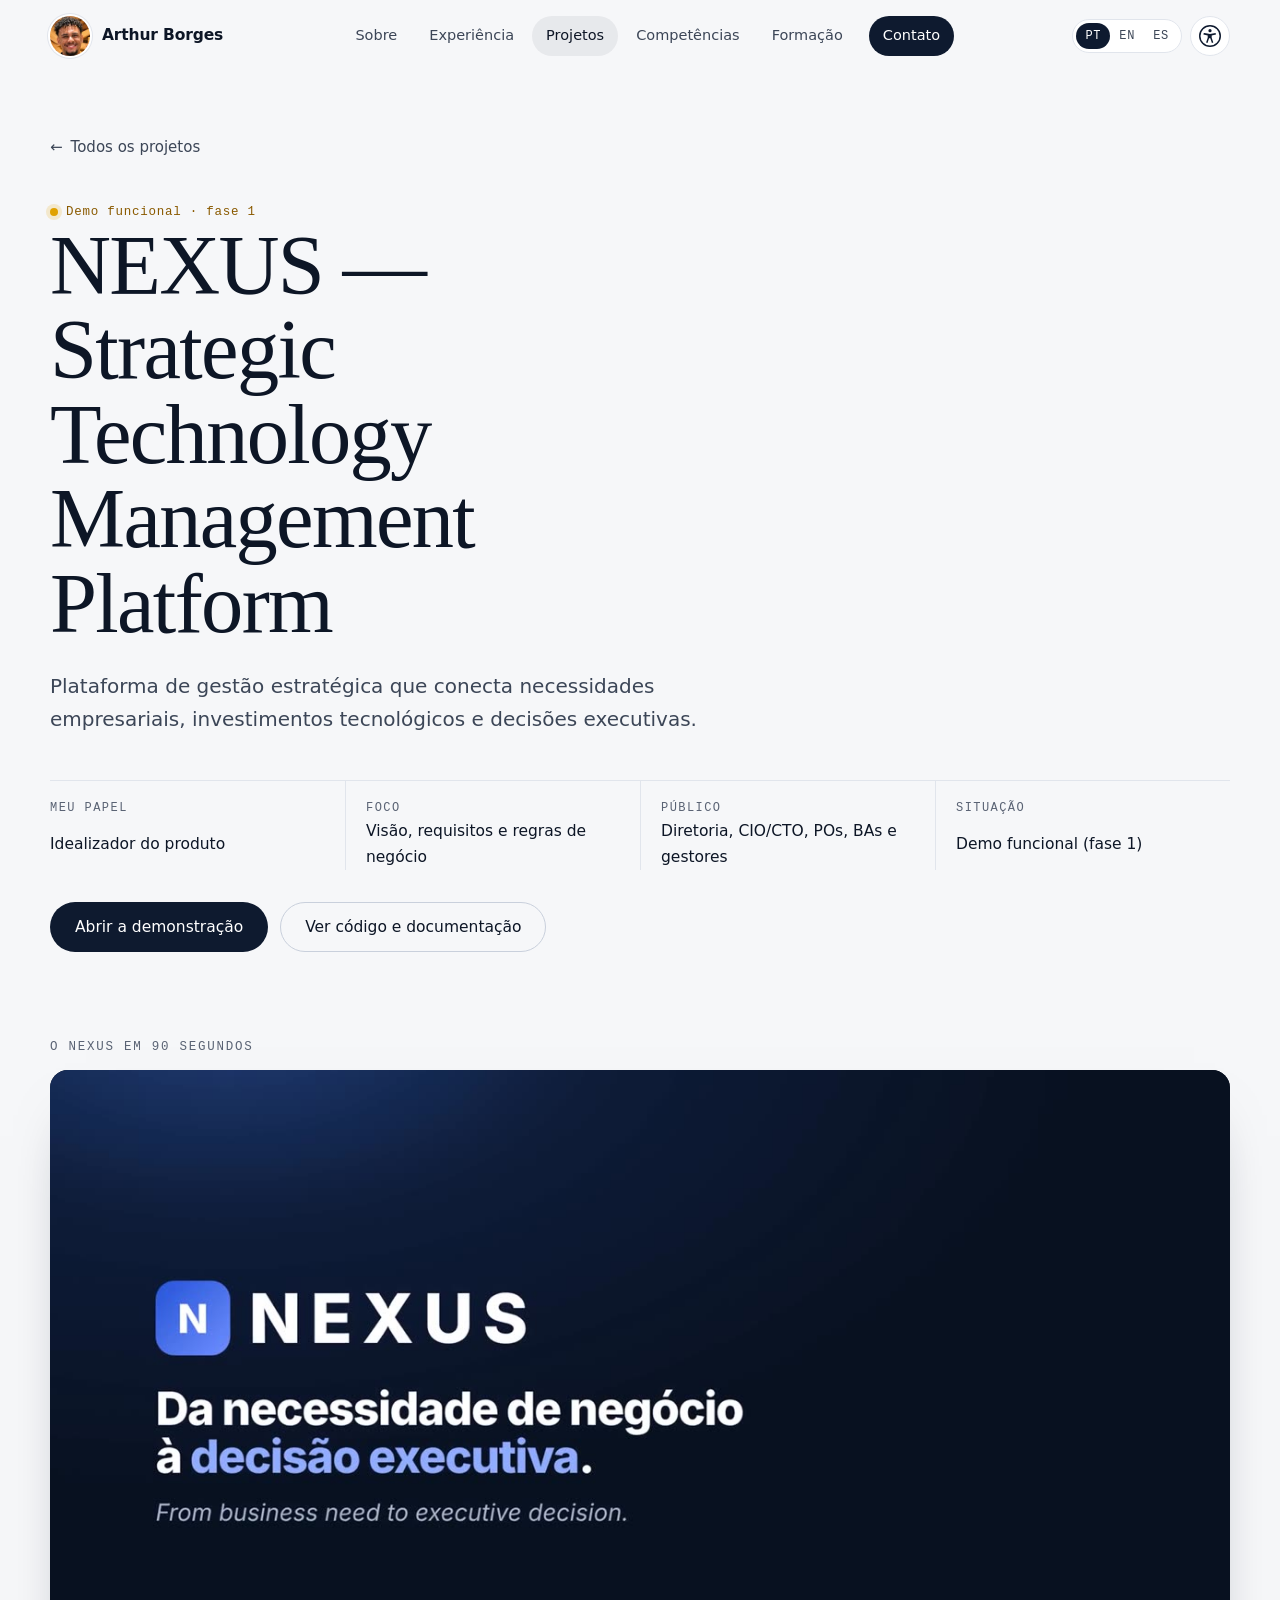
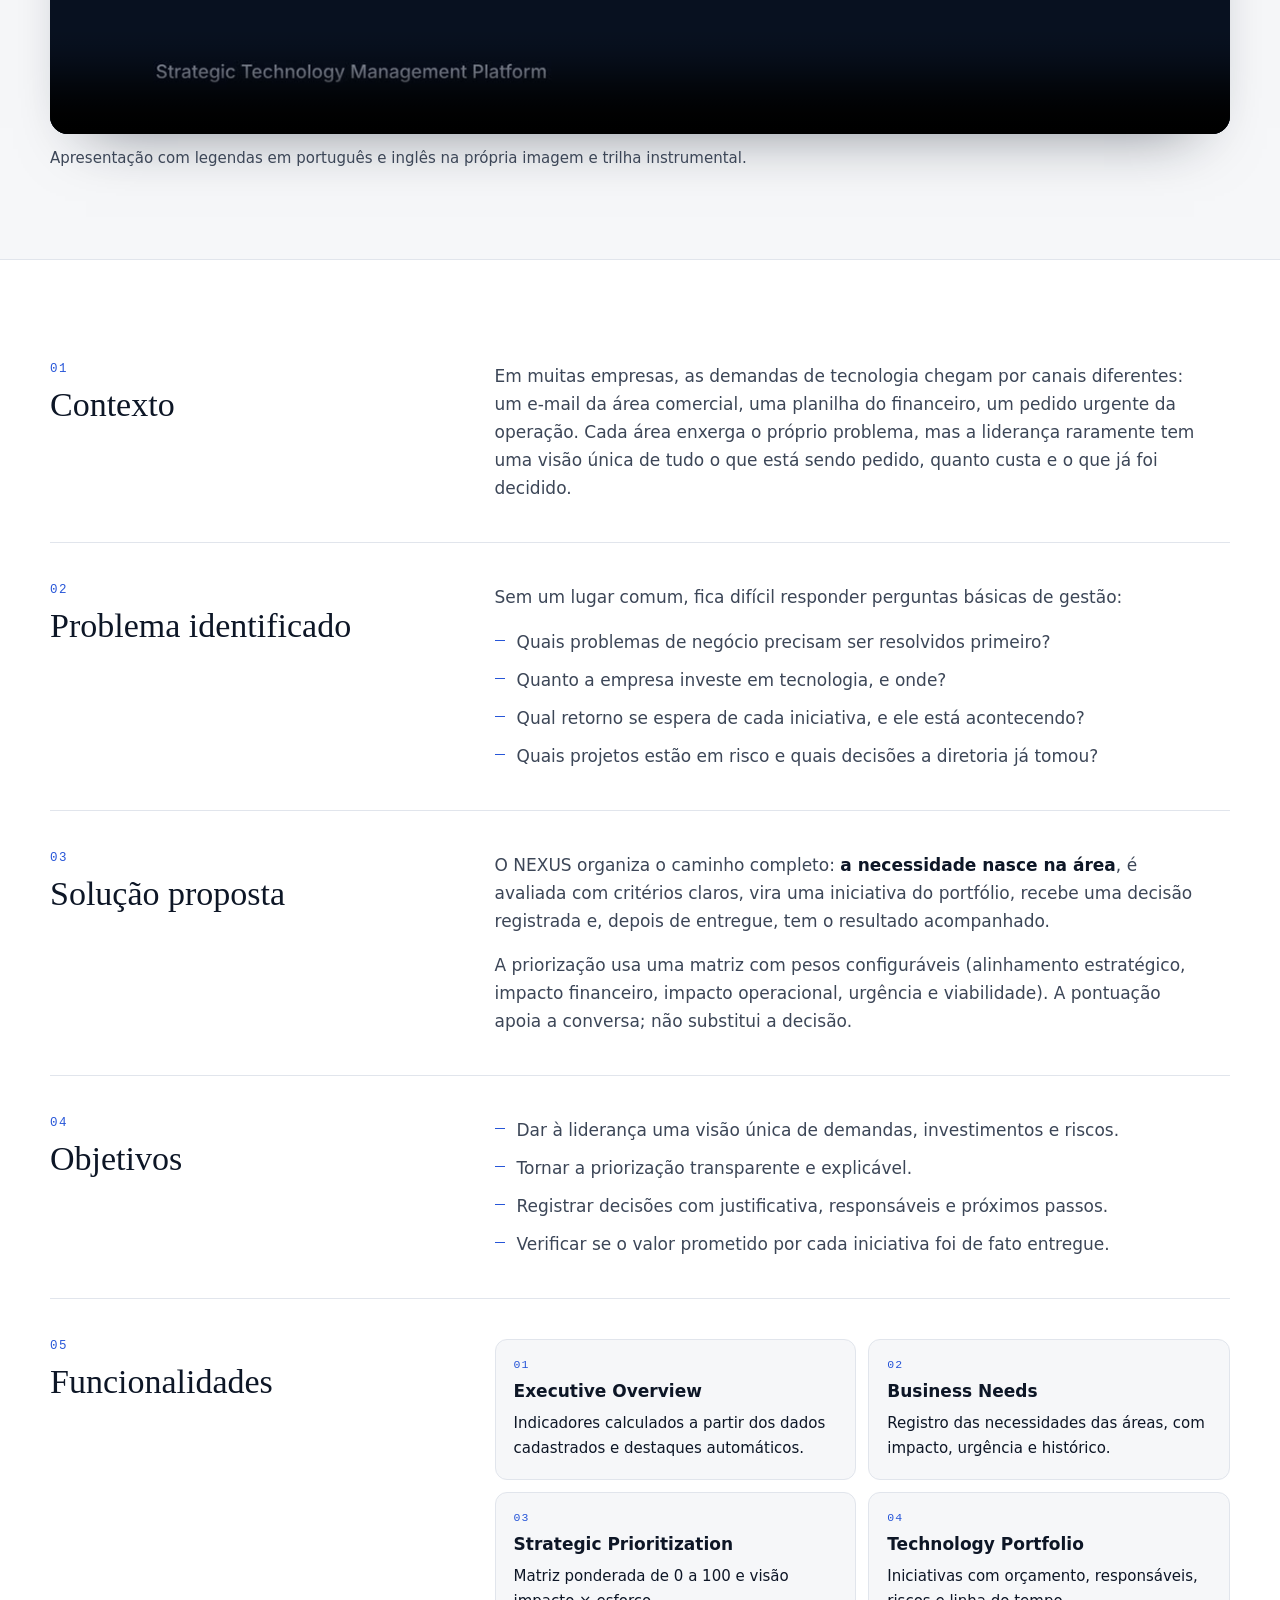
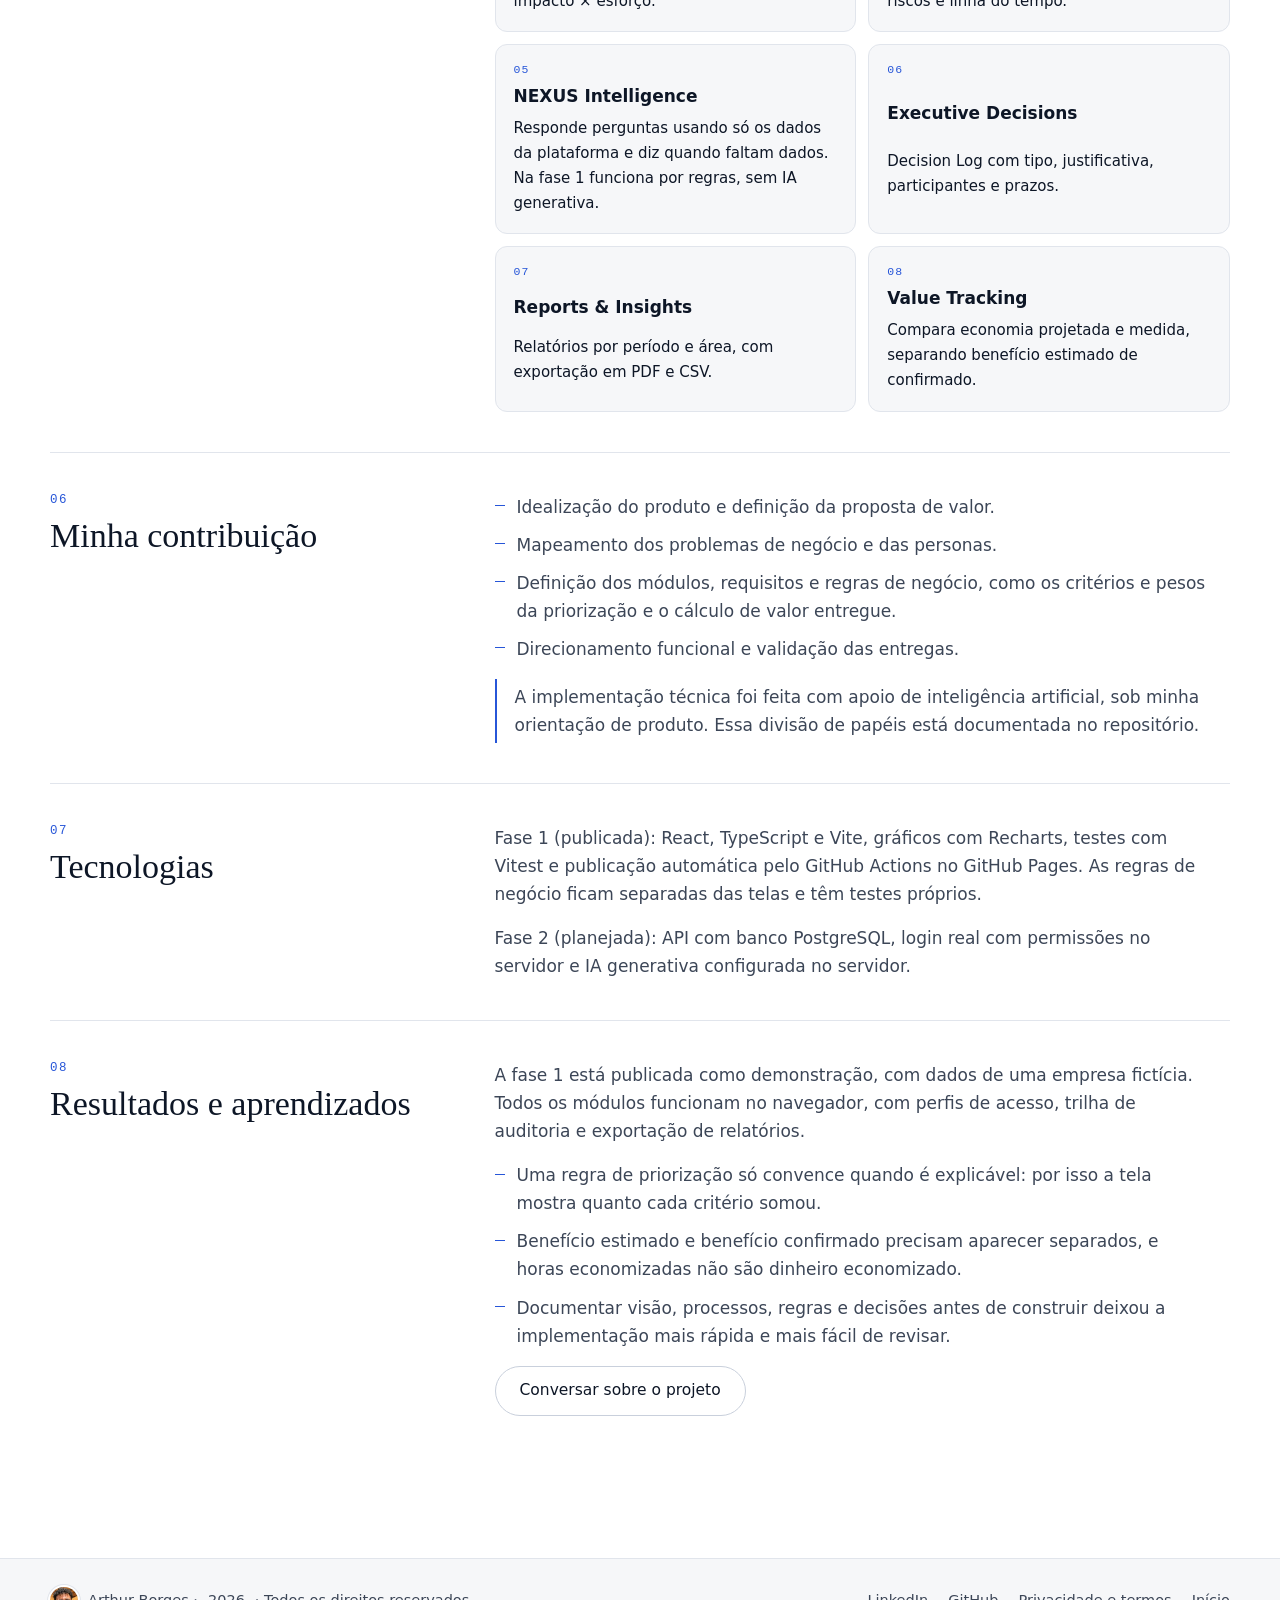
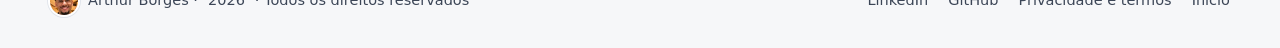
<file: projetos/nexus/index.html>
<!doctype html>
<html lang="pt-BR">
<head>
  <meta charset="utf-8">
  <meta name="viewport" content="width=device-width, initial-scale=1">
  <meta http-equiv="Content-Security-Policy" content="default-src 'self'; script-src 'self' 'wasm-unsafe-eval' 'sha256-1riQOFcDIeFNWWsS+mlsZJl6jlacd3YrGZoQ0XxiBtw=' https://vlibras.gov.br https://*.vlibras.gov.br https://cdn.jsdelivr.net/gh/spbgovbr-vlibras/; style-src 'self' 'unsafe-inline' https://fonts.googleapis.com https://vlibras.gov.br https://*.vlibras.gov.br https://cdn.jsdelivr.net/gh/spbgovbr-vlibras/; font-src 'self' data: https://fonts.gstatic.com https://vlibras.gov.br https://*.vlibras.gov.br https://cdn.jsdelivr.net/gh/spbgovbr-vlibras/; img-src 'self' data: blob: https://vlibras.gov.br https://*.vlibras.gov.br https://cdn.jsdelivr.net/gh/spbgovbr-vlibras/; media-src 'self' blob: https://vlibras.gov.br https://*.vlibras.gov.br https://cdn.jsdelivr.net/gh/spbgovbr-vlibras/; connect-src 'self' https://vlibras.gov.br https://*.vlibras.gov.br https://cdn.jsdelivr.net/gh/spbgovbr-vlibras/; frame-src https://vlibras.gov.br https://*.vlibras.gov.br https://cdn.jsdelivr.net/gh/spbgovbr-vlibras/; worker-src 'self' blob: https://cdn.jsdelivr.net/gh/spbgovbr-vlibras/; object-src 'none'; base-uri 'self'; form-action 'self' mailto:; upgrade-insecure-requests">
  <meta name="referrer" content="strict-origin-when-cross-origin">
  <title>NEXUS · Estudo de caso · Arthur Borges</title>
  <meta name="description" content="NEXUS — Strategic Technology Management Platform. Demonstração funcional idealizada por Arthur Borges para conectar necessidades de negócio, investimentos em tecnologia e decisões executivas.">
  <link rel="canonical" href="https://arthursantx.github.io/projetos/nexus/">
  <meta name="theme-color" content="#0E1A2F">
  <meta property="og:type" content="article">
  <meta property="og:locale" content="pt_BR">
  <meta property="og:site_name" content="Arthur Borges">
  <meta property="og:title" content="NEXUS — Strategic Technology Management Platform">
  <meta property="og:description" content="Estudo de caso e demonstração funcional: da necessidade de negócio à decisão executiva.">
  <meta property="og:url" content="https://arthursantx.github.io/projetos/nexus/">
  <meta property="og:image" content="https://arthursantx.github.io/assets/img/og.jpg">
  <meta name="twitter:card" content="summary_large_image">
  <link rel="icon" href="/favicon-32.png" type="image/png" sizes="32x32">
  <link rel="alternate" hreflang="pt-BR" href="https://arthursantx.github.io/projetos/nexus/">
  <link rel="alternate" hreflang="en" href="https://arthursantx.github.io/en/projetos/nexus/">
  <link rel="alternate" hreflang="es" href="https://arthursantx.github.io/es/projetos/nexus/">
  <link rel="alternate" hreflang="x-default" href="https://arthursantx.github.io/projetos/nexus/">
  <link rel="preconnect" href="https://fonts.googleapis.com">
  <link rel="preconnect" href="https://fonts.gstatic.com" crossorigin>
  <link rel="stylesheet" href="https://fonts.googleapis.com/css2?family=Geist:wght@400;500;600&family=Geist+Mono:wght@400;500&family=Instrument+Serif:ital@0;1&display=swap">
  <link rel="stylesheet" href="/assets/css/site.css">
  <script src="/assets/js/site.js" defer></script>
  <script>try{var a=JSON.parse(localStorage.getItem('ab-acessibilidade')||'{}'),r=document.documentElement,e=[1,1.15,1.3,1.5][a.escala]||1;r.style.setProperty('--a11y-escala',e);['contraste','leitura','espacamento','links','movimento'].forEach(function(o){if(a[o]===true)r.classList.add('a11y-'+o)})}catch(x){}</script>
</head>
<body>
  <a class="pular" href="#conteudo">Pular para o conteúdo</a>

  <header class="topo" data-topo>
    <div class="topo-interno">
      <a class="monograma" href="/" aria-label="Arthur Borges, página inicial">
        <img class="monograma-foto" src="/assets/img/avatar.webp" alt="" width="40" height="40">
        <span class="monograma-nome">Arthur Borges</span>
      </a>
      <nav class="menu" id="menu" aria-label="Site" data-menu>
        <ul>
          <li><a href="/#sobre">Sobre</a></li>
          <li><a href="/#experiencia">Experiência</a></li>
          <li><a href="/#projetos" aria-current="true">Projetos</a></li>
          <li><a href="/#competencias">Competências</a></li>
          <li><a href="/#formacao">Formação</a></li>
          <li><a href="/#contato" class="menu-contato">Contato</a></li>
        </ul>
      </nav>
      <div class="ferramentas">
        <nav class="idiomas" aria-label="Idioma">
          <a href="/projetos/nexus/" hreflang="pt-BR" lang="pt-BR" data-idioma="pt" aria-current="page"><span aria-hidden="true">PT</span><span class="visualmente-oculto">Português</span></a>
          <a href="/en/projetos/nexus/" hreflang="en" lang="en" data-idioma="en"><span aria-hidden="true">EN</span><span class="visualmente-oculto">English</span></a>
          <a href="/es/projetos/nexus/" hreflang="es" lang="es" data-idioma="es"><span aria-hidden="true">ES</span><span class="visualmente-oculto">Español</span></a>
        </nav>
        <button class="a11y-botao" type="button" aria-expanded="false" aria-controls="a11y" data-a11y-botao>
          <svg aria-hidden="true" viewBox="0 0 24 24"><circle cx="12" cy="12" r="10.25" fill="none" stroke="currentColor" stroke-width="1.5"/><circle cx="12" cy="6.7" r="1.6"/><path d="M6.4 9.1c1.9.5 3.8.8 5.6.8s3.7-.3 5.6-.8l.4 1.4c-1.4.4-2.9.7-4.3.9v2.4l1.6 4.6-1.4.5-1.6-4.6h-1.2l-1.6 4.6-1.4-.5 1.6-4.6v-2.4c-1.4-.2-2.9-.5-4.3-.9l.4-1.4Z"/></svg>
          <span class="visualmente-oculto">Acessibilidade</span>
        </button>
      </div>
      <button class="menu-botao" type="button" aria-expanded="false" aria-controls="menu" data-menu-botao>
        <span class="menu-botao-linhas" aria-hidden="true"></span>
        <span class="visualmente-oculto">Abrir menu</span>
      </button>
    </div>
  </header>

  <div class="a11y-painel" id="a11y" role="dialog" aria-labelledby="a11y-titulo" hidden data-a11y-painel>
    <div class="a11y-cabeca">
      <h2 id="a11y-titulo">Acessibilidade</h2>
      <button type="button" class="a11y-fechar" data-a11y-fechar><span aria-hidden="true">×</span><span class="visualmente-oculto">Fechar painel de acessibilidade</span></button>
    </div>
    <div class="a11y-grupo" role="group" aria-labelledby="a11y-tamanho">
      <p id="a11y-tamanho" class="a11y-rotulo">Tamanho do texto</p>
      <div class="a11y-tamanho">
        <button type="button" data-a11y-texto="-1"><span aria-hidden="true">A−</span><span class="visualmente-oculto">Diminuir texto</span></button>
        <output data-a11y-escala>100%</output>
        <button type="button" data-a11y-texto="1"><span aria-hidden="true">A+</span><span class="visualmente-oculto">Aumentar texto</span></button>
      </div>
    </div>
    <ul class="a11y-opcoes">
      <li><button type="button" aria-pressed="false" data-a11y="contraste"><span class="a11y-chave" aria-hidden="true"></span>Alto contraste</button></li>
      <li><button type="button" aria-pressed="false" data-a11y="leitura"><span class="a11y-chave" aria-hidden="true"></span>Fonte de leitura facilitada</button></li>
      <li><button type="button" aria-pressed="false" data-a11y="espacamento"><span class="a11y-chave" aria-hidden="true"></span>Mais espaço entre letras e linhas</button></li>
      <li><button type="button" aria-pressed="false" data-a11y="links"><span class="a11y-chave" aria-hidden="true"></span>Destacar links e botões</button></li>
      <li><button type="button" aria-pressed="false" data-a11y="movimento"><span class="a11y-chave" aria-hidden="true"></span>Pausar animações</button></li>
      <li><button type="button" aria-pressed="false" data-a11y="guia"><span class="a11y-chave" aria-hidden="true"></span>Guia de leitura</button></li>
      <li data-so-pt><button type="button" aria-pressed="false" data-a11y="libras"><span class="a11y-chave" aria-hidden="true"></span>Tradução para Libras (VLibras)</button></li>
    </ul>
    <button type="button" class="a11y-restaurar" data-a11y-restaurar>Restaurar padrão</button>
    <p class="a11y-nota">Suas escolhas ficam salvas neste navegador. O site também respeita a preferência de movimento reduzido do seu sistema.</p>
  </div>

  <main id="conteudo">
    <section class="caso-hero">
      <div class="envoltorio">
        <a class="voltar" href="/#projetos"><span aria-hidden="true">←</span> Todos os projetos</a>
        <p class="projeto-status revelar"><span class="ponto" aria-hidden="true"></span>Demo funcional · fase 1</p>
        <h1 class="revelar">NEXUS — Strategic Technology Management Platform</h1>
        <p class="caso-subtitulo revelar">Plataforma de gestão estratégica que conecta necessidades empresariais, investimentos tecnológicos e decisões executivas.</p>
        <dl class="caso-ficha revelar">
          <div><dt>Meu papel</dt><dd>Idealizador do produto</dd></div>
          <div><dt>Foco</dt><dd>Visão, requisitos e regras de negócio</dd></div>
          <div><dt>Público</dt><dd>Diretoria, CIO/CTO, POs, BAs e gestores</dd></div>
          <div><dt>Situação</dt><dd>Demo funcional (fase 1)</dd></div>
        </dl>
        <p class="caso-acoes revelar"><a class="botao botao-cheio" href="/nexus/" target="_blank" rel="noopener">Abrir a demonstração</a> <a class="botao botao-contorno" href="https://github.com/arthursantx/nexus" target="_blank" rel="noopener">Ver código e documentação</a></p>
      </div>
    </section>

    <section class="caso-video" aria-labelledby="video-titulo" data-video hidden>
      <div class="envoltorio">
        <h2 id="video-titulo" class="caso-video-titulo">O NEXUS em 90 segundos</h2>
        <video class="caso-video-player" controls preload="none" playsinline poster="/assets/midia/nexus-apresentacao.jpg" aria-describedby="video-legenda">
          <source src="/assets/midia/nexus-apresentacao.mp4" type="video/mp4">
        </video>
        <p class="caso-video-legenda" id="video-legenda">Apresentação com legendas em português e inglês na própria imagem e trilha instrumental.</p>
      </div>
    </section>

    <section class="caso-corpo" aria-label="Estudo de caso">
      <div class="envoltorio">
        <article class="caso-bloco revelar">
          <h2><span>01</span>Contexto</h2>
          <div class="caso-texto">
            <p>Em muitas empresas, as demandas de tecnologia chegam por canais diferentes: um e-mail da área comercial, uma planilha do financeiro, um pedido urgente da operação. Cada área enxerga o próprio problema, mas a liderança raramente tem uma visão única de tudo o que está sendo pedido, quanto custa e o que já foi decidido.</p>
          </div>
        </article>

        <article class="caso-bloco revelar">
          <h2><span>02</span>Problema identificado</h2>
          <div class="caso-texto">
            <p>Sem um lugar comum, fica difícil responder perguntas básicas de gestão:</p>
            <ul class="lista-marcada">
              <li>Quais problemas de negócio precisam ser resolvidos primeiro?</li>
              <li>Quanto a empresa investe em tecnologia, e onde?</li>
              <li>Qual retorno se espera de cada iniciativa, e ele está acontecendo?</li>
              <li>Quais projetos estão em risco e quais decisões a diretoria já tomou?</li>
            </ul>
          </div>
        </article>

        <article class="caso-bloco revelar">
          <h2><span>03</span>Solução proposta</h2>
          <div class="caso-texto">
            <p>O NEXUS organiza o caminho completo: <strong>a necessidade nasce na área</strong>, é avaliada com critérios claros, vira uma iniciativa do portfólio, recebe uma decisão registrada e, depois de entregue, tem o resultado acompanhado.</p>
            <p>A priorização usa uma matriz com pesos configuráveis (alinhamento estratégico, impacto financeiro, impacto operacional, urgência e viabilidade). A pontuação apoia a conversa; não substitui a decisão.</p>
          </div>
        </article>

        <article class="caso-bloco revelar">
          <h2><span>04</span>Objetivos</h2>
          <div class="caso-texto">
            <ul class="lista-marcada">
              <li>Dar à liderança uma visão única de demandas, investimentos e riscos.</li>
              <li>Tornar a priorização transparente e explicável.</li>
              <li>Registrar decisões com justificativa, responsáveis e próximos passos.</li>
              <li>Verificar se o valor prometido por cada iniciativa foi de fato entregue.</li>
            </ul>
          </div>
        </article>

        <article class="caso-bloco revelar">
          <h2><span>05</span>Funcionalidades</h2>
          <div class="modulos">
            <div class="modulo"><span>01</span><b>Executive Overview</b><p>Indicadores calculados a partir dos dados cadastrados e destaques automáticos.</p></div>
            <div class="modulo"><span>02</span><b>Business Needs</b><p>Registro das necessidades das áreas, com impacto, urgência e histórico.</p></div>
            <div class="modulo"><span>03</span><b>Strategic Prioritization</b><p>Matriz ponderada de 0 a 100 e visão impacto × esforço.</p></div>
            <div class="modulo"><span>04</span><b>Technology Portfolio</b><p>Iniciativas com orçamento, responsáveis, riscos e linha do tempo.</p></div>
            <div class="modulo"><span>05</span><b>NEXUS Intelligence</b><p>Responde perguntas usando só os dados da plataforma e diz quando faltam dados. Na fase 1 funciona por regras, sem IA generativa.</p></div>
            <div class="modulo"><span>06</span><b>Executive Decisions</b><p>Decision Log com tipo, justificativa, participantes e prazos.</p></div>
            <div class="modulo"><span>07</span><b>Reports &amp; Insights</b><p>Relatórios por período e área, com exportação em PDF e CSV.</p></div>
            <div class="modulo"><span>08</span><b>Value Tracking</b><p>Compara economia projetada e medida, separando benefício estimado de confirmado.</p></div>
          </div>
        </article>

        <article class="caso-bloco revelar">
          <h2><span>06</span>Minha contribuição</h2>
          <div class="caso-texto">
            <ul class="lista-marcada">
              <li>Idealização do produto e definição da proposta de valor.</li>
              <li>Mapeamento dos problemas de negócio e das personas.</li>
              <li>Definição dos módulos, requisitos e regras de negócio, como os critérios e pesos da priorização e o cálculo de valor entregue.</li>
              <li>Direcionamento funcional e validação das entregas.</li>
            </ul>
            <p class="aviso-transparencia">A implementação técnica foi feita com apoio de inteligência artificial, sob minha orientação de produto. Essa divisão de papéis está documentada no repositório.</p>
          </div>
        </article>

        <article class="caso-bloco revelar">
          <h2><span>07</span>Tecnologias</h2>
          <div class="caso-texto">
            <p>Fase 1 (publicada): React, TypeScript e Vite, gráficos com Recharts, testes com Vitest e publicação automática pelo GitHub Actions no GitHub Pages. As regras de negócio ficam separadas das telas e têm testes próprios.</p>
            <p>Fase 2 (planejada): API com banco PostgreSQL, login real com permissões no servidor e IA generativa configurada no servidor.</p>
          </div>
        </article>

        <article class="caso-bloco revelar">
          <h2><span>08</span>Resultados e aprendizados</h2>
          <div class="caso-texto">
            <p>A fase 1 está publicada como demonstração, com dados de uma empresa fictícia. Todos os módulos funcionam no navegador, com perfis de acesso, trilha de auditoria e exportação de relatórios.</p>
            <ul class="lista-marcada">
              <li>Uma regra de priorização só convence quando é explicável: por isso a tela mostra quanto cada critério somou.</li>
              <li>Benefício estimado e benefício confirmado precisam aparecer separados, e horas economizadas não são dinheiro economizado.</li>
              <li>Documentar visão, processos, regras e decisões antes de construir deixou a implementação mais rápida e mais fácil de revisar.</li>
            </ul>
            <p><a class="botao botao-contorno" href="/#contato">Conversar sobre o projeto</a></p>
          </div>
        </article>
      </div>
    </section>
  </main>

  <footer class="rodape">
    <div class="envoltorio rodape-interno">
      <p><img class="monograma-foto monograma-pequeno" src="/assets/img/avatar.webp" alt="" width="28" height="28" loading="lazy"> Arthur Borges · <span data-ano>2026</span> · Todos os direitos reservados</p>
      <nav aria-label="Rodapé">
        <a href="https://www.linkedin.com/in/arthurborgessantos/" target="_blank" rel="noopener">LinkedIn</a>
        <a href="https://github.com/arthursantx" target="_blank" rel="noopener">GitHub</a>
        <a href="/privacidade/">Privacidade e termos</a>
        <a href="/">Início</a>
      </nav>
    </div>
  </footer>
</body>
</html>
</file>
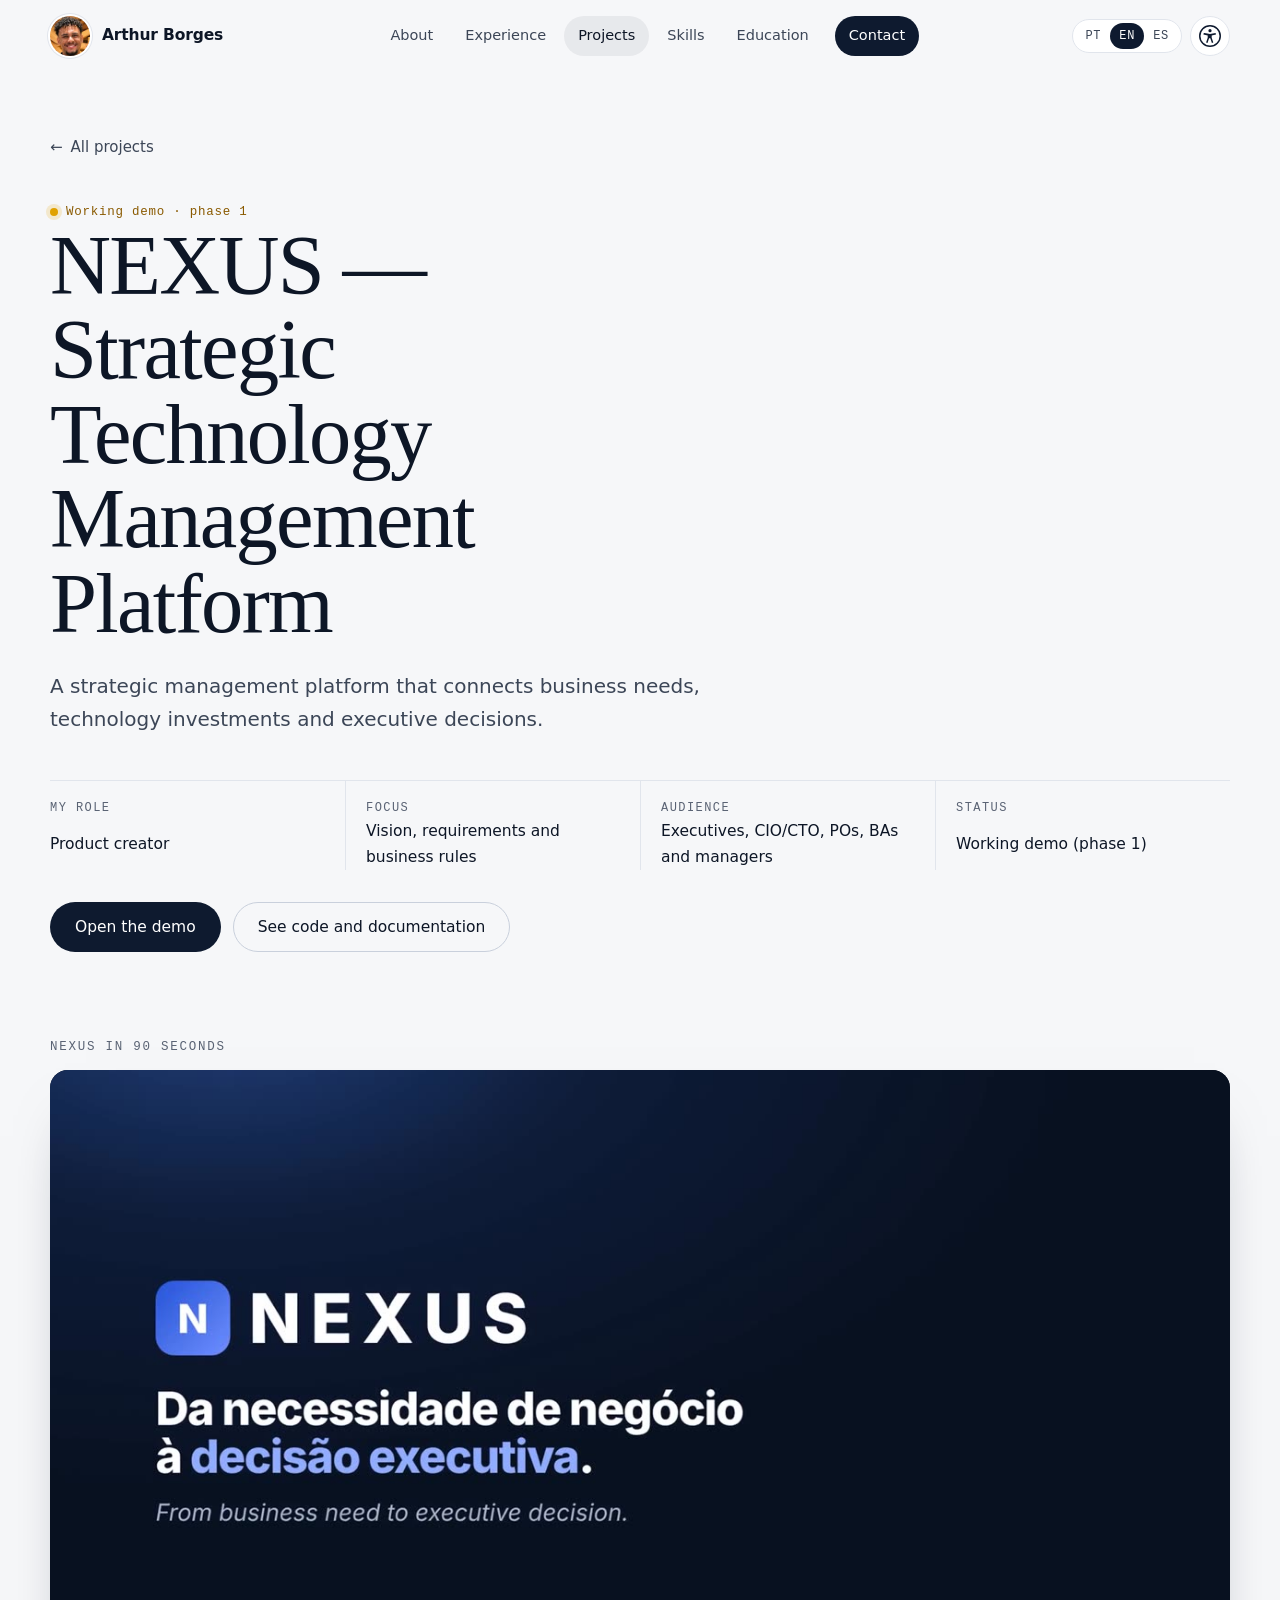
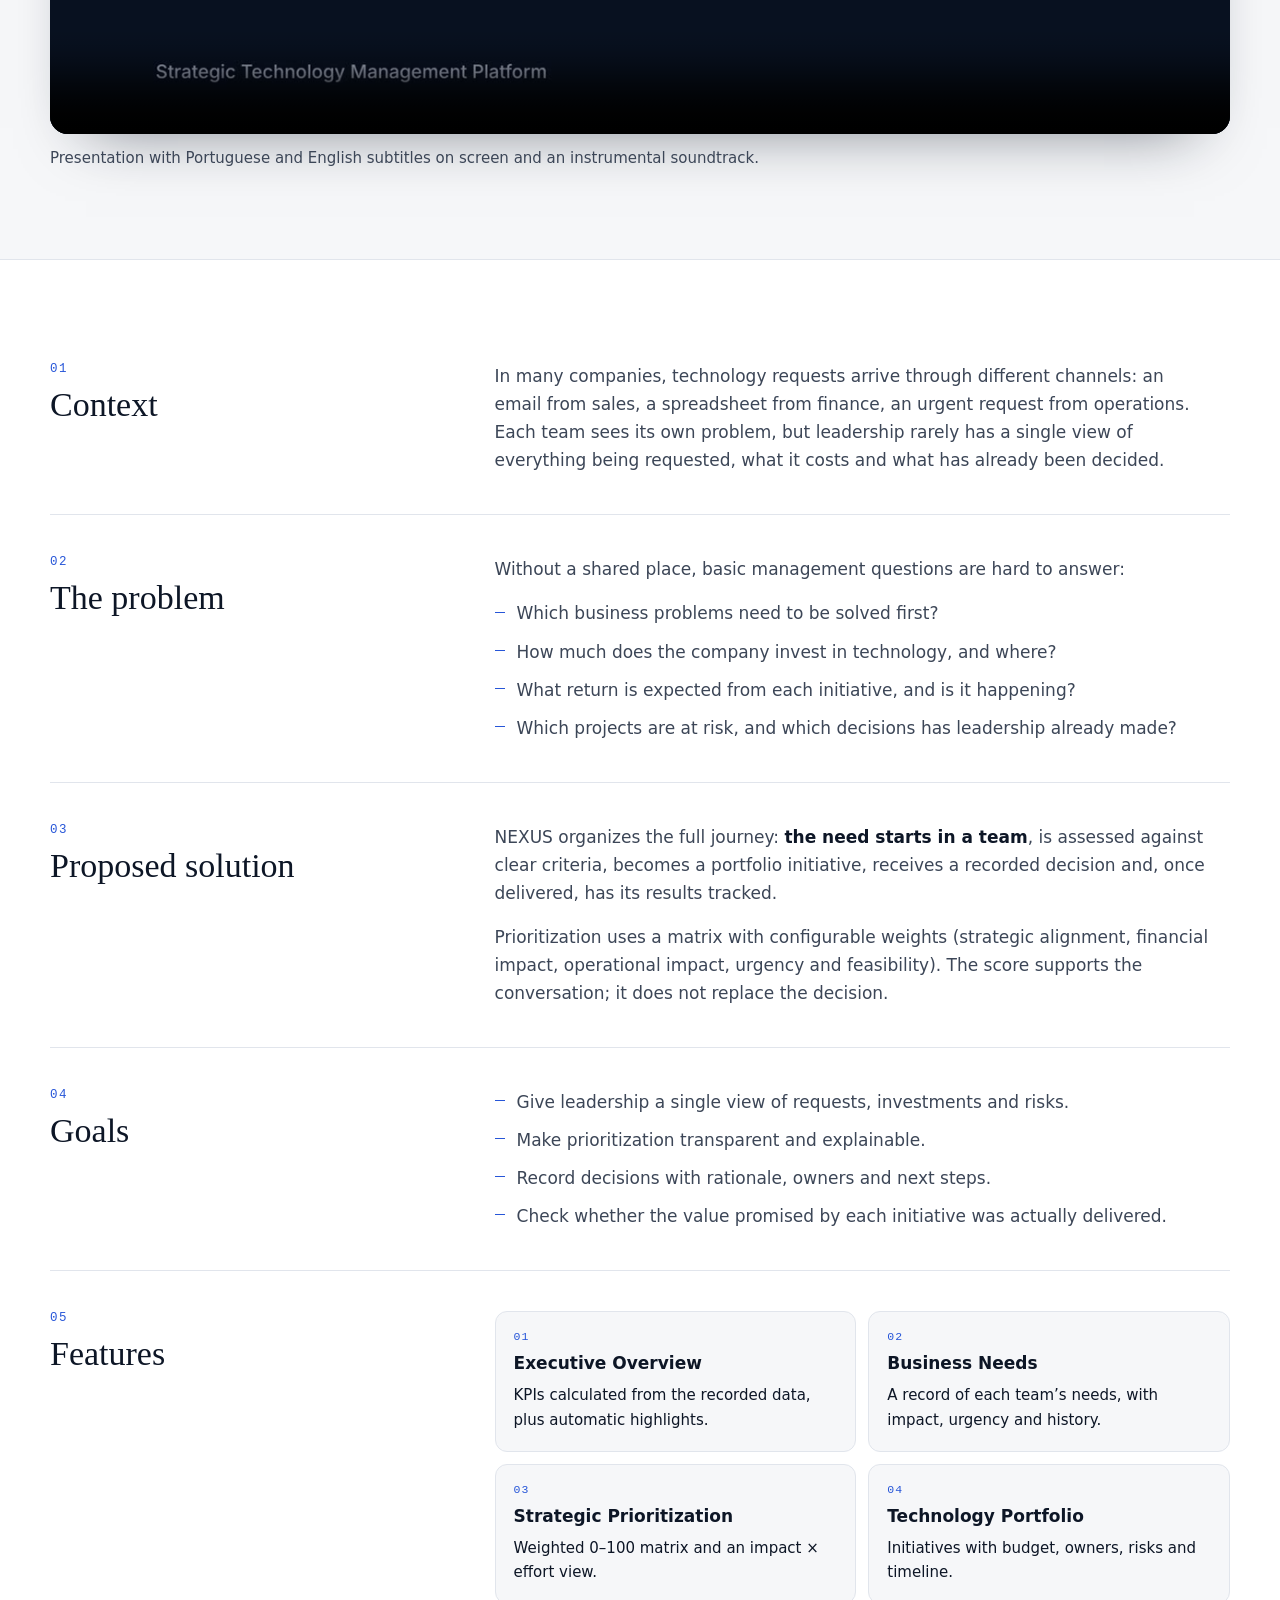
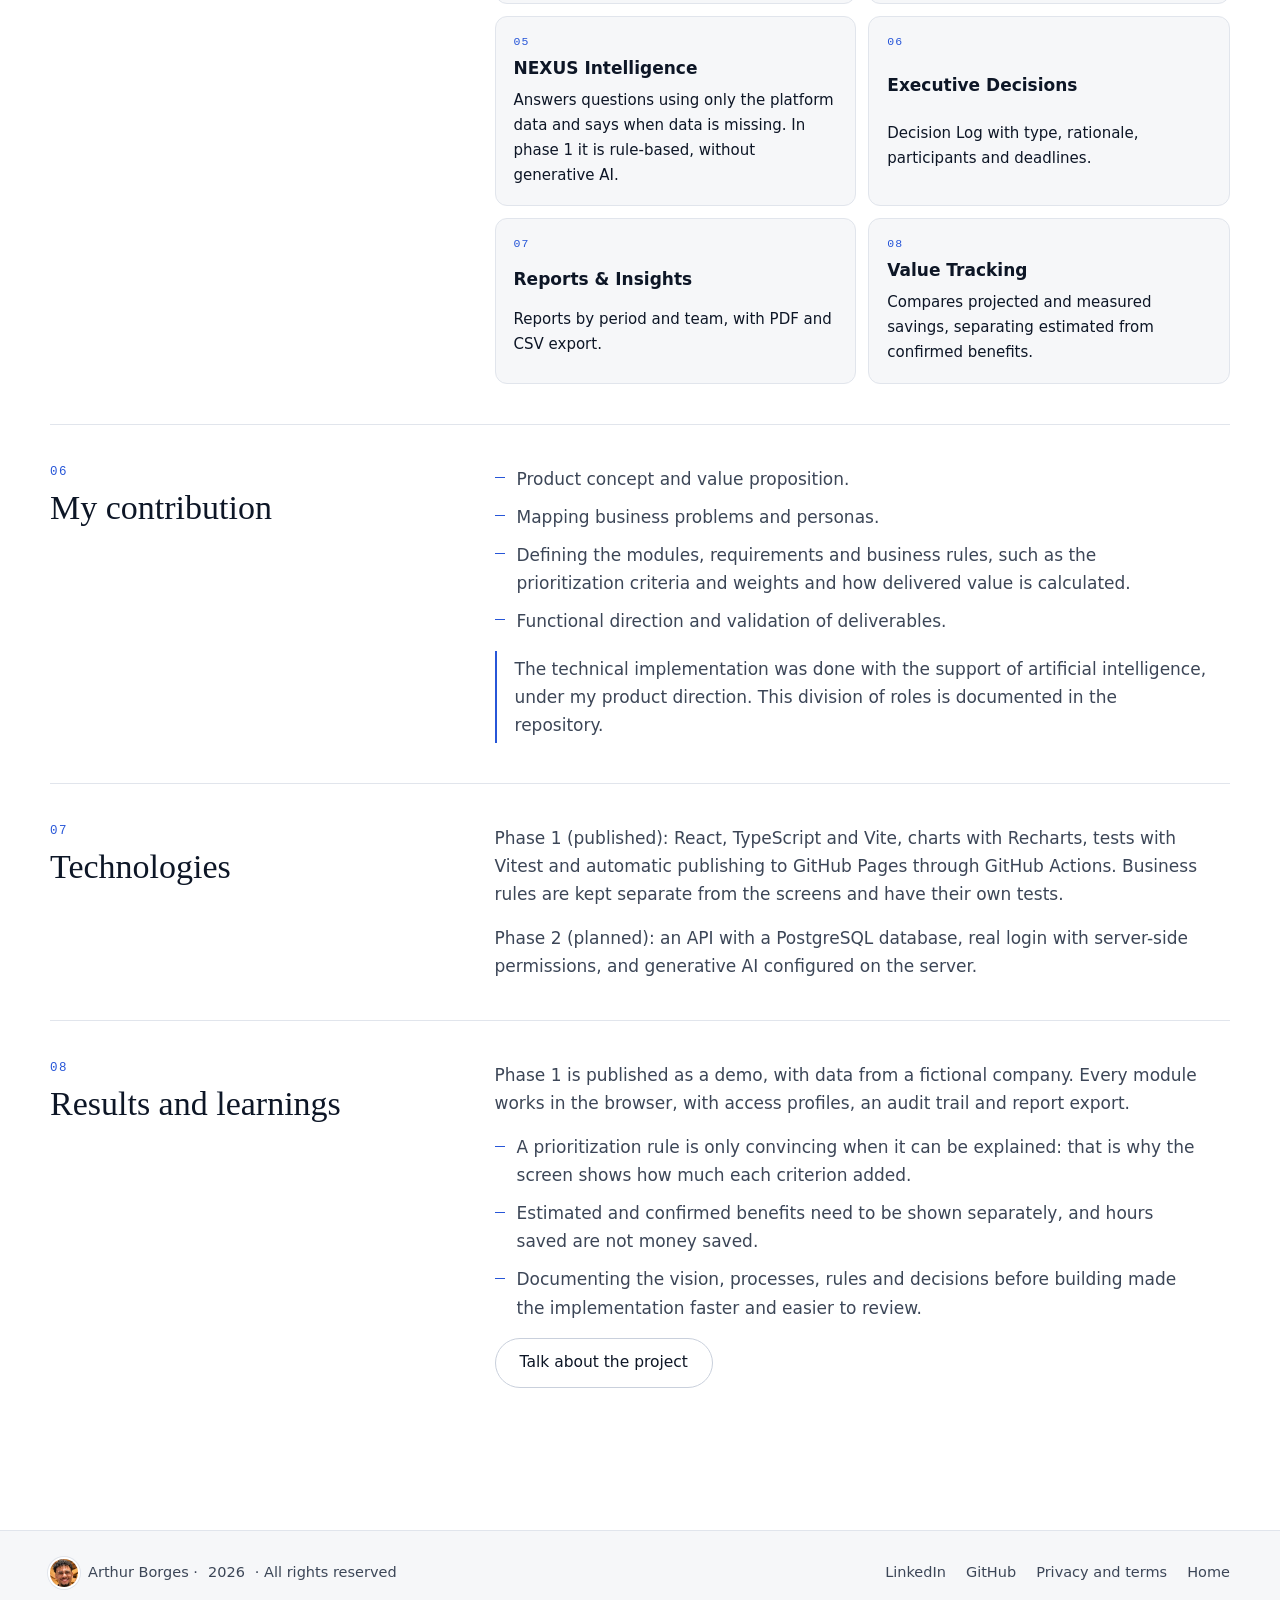
<file: en/projetos/nexus/index.html>
<!doctype html>
<html lang="en">
<head>
  <meta charset="utf-8">
  <meta name="viewport" content="width=device-width, initial-scale=1">
  <meta http-equiv="Content-Security-Policy" content="default-src 'self'; script-src 'self' 'wasm-unsafe-eval' 'sha256-1riQOFcDIeFNWWsS+mlsZJl6jlacd3YrGZoQ0XxiBtw=' https://vlibras.gov.br https://*.vlibras.gov.br https://cdn.jsdelivr.net/gh/spbgovbr-vlibras/; style-src 'self' 'unsafe-inline' https://fonts.googleapis.com https://vlibras.gov.br https://*.vlibras.gov.br https://cdn.jsdelivr.net/gh/spbgovbr-vlibras/; font-src 'self' data: https://fonts.gstatic.com https://vlibras.gov.br https://*.vlibras.gov.br https://cdn.jsdelivr.net/gh/spbgovbr-vlibras/; img-src 'self' data: blob: https://vlibras.gov.br https://*.vlibras.gov.br https://cdn.jsdelivr.net/gh/spbgovbr-vlibras/; media-src 'self' blob: https://vlibras.gov.br https://*.vlibras.gov.br https://cdn.jsdelivr.net/gh/spbgovbr-vlibras/; connect-src 'self' https://vlibras.gov.br https://*.vlibras.gov.br https://cdn.jsdelivr.net/gh/spbgovbr-vlibras/; frame-src https://vlibras.gov.br https://*.vlibras.gov.br https://cdn.jsdelivr.net/gh/spbgovbr-vlibras/; worker-src 'self' blob: https://cdn.jsdelivr.net/gh/spbgovbr-vlibras/; object-src 'none'; base-uri 'self'; form-action 'self' mailto:; upgrade-insecure-requests">
  <meta name="referrer" content="strict-origin-when-cross-origin">
  <title>NEXUS · Case study · Arthur Borges</title>
  <meta name="description" content="NEXUS — Strategic Technology Management Platform. A working demo conceived by Arthur Borges to connect business needs, technology investments and executive decisions.">
  <link rel="canonical" href="https://arthursantx.github.io/en/projetos/nexus/">
  <meta name="theme-color" content="#0E1A2F">
  <meta property="og:type" content="article">
  <meta property="og:locale" content="en_US">
  <meta property="og:site_name" content="Arthur Borges">
  <meta property="og:title" content="NEXUS — Strategic Technology Management Platform">
  <meta property="og:description" content="Case study and working demo: from business need to executive decision.">
  <meta property="og:url" content="https://arthursantx.github.io/en/projetos/nexus/">
  <meta property="og:image" content="https://arthursantx.github.io/assets/img/og.jpg">
  <meta name="twitter:card" content="summary_large_image">
  <link rel="icon" href="/favicon-32.png" type="image/png" sizes="32x32">
  <link rel="alternate" hreflang="pt-BR" href="https://arthursantx.github.io/projetos/nexus/">
  <link rel="alternate" hreflang="en" href="https://arthursantx.github.io/en/projetos/nexus/">
  <link rel="alternate" hreflang="es" href="https://arthursantx.github.io/es/projetos/nexus/">
  <link rel="alternate" hreflang="x-default" href="https://arthursantx.github.io/projetos/nexus/">
  <link rel="preconnect" href="https://fonts.googleapis.com">
  <link rel="preconnect" href="https://fonts.gstatic.com" crossorigin>
  <link rel="stylesheet" href="https://fonts.googleapis.com/css2?family=Geist:wght@400;500;600&family=Geist+Mono:wght@400;500&family=Instrument+Serif:ital@0;1&display=swap">
  <link rel="stylesheet" href="/assets/css/site.css">
  <script src="/assets/js/site.js" defer></script>
  <script>try{var a=JSON.parse(localStorage.getItem('ab-acessibilidade')||'{}'),r=document.documentElement,e=[1,1.15,1.3,1.5][a.escala]||1;r.style.setProperty('--a11y-escala',e);['contraste','leitura','espacamento','links','movimento'].forEach(function(o){if(a[o]===true)r.classList.add('a11y-'+o)})}catch(x){}</script>
</head>
<body>
  <a class="pular" href="#conteudo">Skip to content</a>

  <header class="topo" data-topo>
    <div class="topo-interno">
      <a class="monograma" href="/en/" aria-label="Arthur Borges, home page">
        <img class="monograma-foto" src="/assets/img/avatar.webp" alt="" width="40" height="40">
        <span class="monograma-nome">Arthur Borges</span>
      </a>
      <nav class="menu" id="menu" aria-label="Website" data-menu>
        <ul>
          <li><a href="/en/#sobre">About</a></li>
          <li><a href="/en/#experiencia">Experience</a></li>
          <li><a href="/en/#projetos" aria-current="true">Projects</a></li>
          <li><a href="/en/#competencias">Skills</a></li>
          <li><a href="/en/#formacao">Education</a></li>
          <li><a href="/en/#contato" class="menu-contato">Contact</a></li>
        </ul>
      </nav>
      <div class="ferramentas">
        <nav class="idiomas" aria-label="Language">
          <a href="/projetos/nexus/" hreflang="pt-BR" lang="pt-BR" data-idioma="pt"><span aria-hidden="true">PT</span><span class="visualmente-oculto">Português</span></a>
          <a href="/en/projetos/nexus/" hreflang="en" lang="en" data-idioma="en" aria-current="page"><span aria-hidden="true">EN</span><span class="visualmente-oculto">English</span></a>
          <a href="/es/projetos/nexus/" hreflang="es" lang="es" data-idioma="es"><span aria-hidden="true">ES</span><span class="visualmente-oculto">Español</span></a>
        </nav>
        <button class="a11y-botao" type="button" aria-expanded="false" aria-controls="a11y" data-a11y-botao>
          <svg aria-hidden="true" viewBox="0 0 24 24"><circle cx="12" cy="12" r="10.25" fill="none" stroke="currentColor" stroke-width="1.5"/><circle cx="12" cy="6.7" r="1.6"/><path d="M6.4 9.1c1.9.5 3.8.8 5.6.8s3.7-.3 5.6-.8l.4 1.4c-1.4.4-2.9.7-4.3.9v2.4l1.6 4.6-1.4.5-1.6-4.6h-1.2l-1.6 4.6-1.4-.5 1.6-4.6v-2.4c-1.4-.2-2.9-.5-4.3-.9l.4-1.4Z"/></svg>
          <span class="visualmente-oculto">Accessibility</span>
        </button>
      </div>
      <button class="menu-botao" type="button" aria-expanded="false" aria-controls="menu" data-menu-botao>
        <span class="menu-botao-linhas" aria-hidden="true"></span>
        <span class="visualmente-oculto">Open menu</span>
      </button>
    </div>
  </header>

  <div class="a11y-painel" id="a11y" role="dialog" aria-labelledby="a11y-titulo" hidden data-a11y-painel>
    <div class="a11y-cabeca">
      <h2 id="a11y-titulo">Accessibility</h2>
      <button type="button" class="a11y-fechar" data-a11y-fechar><span aria-hidden="true">×</span><span class="visualmente-oculto">Close accessibility panel</span></button>
    </div>
    <div class="a11y-grupo" role="group" aria-labelledby="a11y-tamanho">
      <p id="a11y-tamanho" class="a11y-rotulo">Text size</p>
      <div class="a11y-tamanho">
        <button type="button" data-a11y-texto="-1"><span aria-hidden="true">A−</span><span class="visualmente-oculto">Decrease text size</span></button>
        <output data-a11y-escala>100%</output>
        <button type="button" data-a11y-texto="1"><span aria-hidden="true">A+</span><span class="visualmente-oculto">Increase text size</span></button>
      </div>
    </div>
    <ul class="a11y-opcoes">
      <li><button type="button" aria-pressed="false" data-a11y="contraste"><span class="a11y-chave" aria-hidden="true"></span>High contrast</button></li>
      <li><button type="button" aria-pressed="false" data-a11y="leitura"><span class="a11y-chave" aria-hidden="true"></span>Easy-to-read font</button></li>
      <li><button type="button" aria-pressed="false" data-a11y="espacamento"><span class="a11y-chave" aria-hidden="true"></span>More space between letters and lines</button></li>
      <li><button type="button" aria-pressed="false" data-a11y="links"><span class="a11y-chave" aria-hidden="true"></span>Highlight links and buttons</button></li>
      <li><button type="button" aria-pressed="false" data-a11y="movimento"><span class="a11y-chave" aria-hidden="true"></span>Pause animations</button></li>
      <li><button type="button" aria-pressed="false" data-a11y="guia"><span class="a11y-chave" aria-hidden="true"></span>Reading guide</button></li>
    </ul>
    <button type="button" class="a11y-restaurar" data-a11y-restaurar>Reset to default</button>
    <p class="a11y-nota">Your choices are saved in this browser. The site also follows your system’s reduced-motion setting.</p>
  </div>

  <main id="conteudo">
    <section class="caso-hero">
      <div class="envoltorio">
        <a class="voltar" href="/en/#projetos"><span aria-hidden="true">←</span> All projects</a>
        <p class="projeto-status revelar"><span class="ponto" aria-hidden="true"></span>Working demo · phase 1</p>
        <h1 class="revelar">NEXUS — Strategic Technology Management Platform</h1>
        <p class="caso-subtitulo revelar">A strategic management platform that connects business needs, technology investments and executive decisions.</p>
        <dl class="caso-ficha revelar">
          <div><dt>My role</dt><dd>Product creator</dd></div>
          <div><dt>Focus</dt><dd>Vision, requirements and business rules</dd></div>
          <div><dt>Audience</dt><dd>Executives, CIO/CTO, POs, BAs and managers</dd></div>
          <div><dt>Status</dt><dd>Working demo (phase 1)</dd></div>
        </dl>
        <p class="caso-acoes revelar"><a class="botao botao-cheio" href="/en/nexus/" target="_blank" rel="noopener">Open the demo</a> <a class="botao botao-contorno" href="https://github.com/arthursantx/nexus" target="_blank" rel="noopener">See code and documentation</a></p>
      </div>
    </section>

    <section class="caso-video" aria-labelledby="video-titulo" data-video hidden>
      <div class="envoltorio">
        <h2 id="video-titulo" class="caso-video-titulo">NEXUS in 90 seconds</h2>
        <video class="caso-video-player" controls preload="none" playsinline poster="/assets/midia/nexus-apresentacao.jpg" aria-describedby="video-legenda">
          <source src="/assets/midia/nexus-apresentacao.mp4" type="video/mp4">
        </video>
        <p class="caso-video-legenda" id="video-legenda">Presentation with Portuguese and English subtitles on screen and an instrumental soundtrack.</p>
      </div>
    </section>

    <section class="caso-corpo" aria-label="Case study">
      <div class="envoltorio">
        <article class="caso-bloco revelar">
          <h2><span>01</span>Context</h2>
          <div class="caso-texto">
            <p>In many companies, technology requests arrive through different channels: an email from sales, a spreadsheet from finance, an urgent request from operations. Each team sees its own problem, but leadership rarely has a single view of everything being requested, what it costs and what has already been decided.</p>
          </div>
        </article>

        <article class="caso-bloco revelar">
          <h2><span>02</span>The problem</h2>
          <div class="caso-texto">
            <p>Without a shared place, basic management questions are hard to answer:</p>
            <ul class="lista-marcada">
              <li>Which business problems need to be solved first?</li>
              <li>How much does the company invest in technology, and where?</li>
              <li>What return is expected from each initiative, and is it happening?</li>
              <li>Which projects are at risk, and which decisions has leadership already made?</li>
            </ul>
          </div>
        </article>

        <article class="caso-bloco revelar">
          <h2><span>03</span>Proposed solution</h2>
          <div class="caso-texto">
            <p>NEXUS organizes the full journey: <strong>the need starts in a team</strong>, is assessed against clear criteria, becomes a portfolio initiative, receives a recorded decision and, once delivered, has its results tracked.</p>
            <p>Prioritization uses a matrix with configurable weights (strategic alignment, financial impact, operational impact, urgency and feasibility). The score supports the conversation; it does not replace the decision.</p>
          </div>
        </article>

        <article class="caso-bloco revelar">
          <h2><span>04</span>Goals</h2>
          <div class="caso-texto">
            <ul class="lista-marcada">
              <li>Give leadership a single view of requests, investments and risks.</li>
              <li>Make prioritization transparent and explainable.</li>
              <li>Record decisions with rationale, owners and next steps.</li>
              <li>Check whether the value promised by each initiative was actually delivered.</li>
            </ul>
          </div>
        </article>

        <article class="caso-bloco revelar">
          <h2><span>05</span>Features</h2>
          <div class="modulos">
            <div class="modulo"><span>01</span><b>Executive Overview</b><p>KPIs calculated from the recorded data, plus automatic highlights.</p></div>
            <div class="modulo"><span>02</span><b>Business Needs</b><p>A record of each team’s needs, with impact, urgency and history.</p></div>
            <div class="modulo"><span>03</span><b>Strategic Prioritization</b><p>Weighted 0–100 matrix and an impact × effort view.</p></div>
            <div class="modulo"><span>04</span><b>Technology Portfolio</b><p>Initiatives with budget, owners, risks and timeline.</p></div>
            <div class="modulo"><span>05</span><b>NEXUS Intelligence</b><p>Answers questions using only the platform data and says when data is missing. In phase 1 it is rule-based, without generative AI.</p></div>
            <div class="modulo"><span>06</span><b>Executive Decisions</b><p>Decision Log with type, rationale, participants and deadlines.</p></div>
            <div class="modulo"><span>07</span><b>Reports &amp; Insights</b><p>Reports by period and team, with PDF and CSV export.</p></div>
            <div class="modulo"><span>08</span><b>Value Tracking</b><p>Compares projected and measured savings, separating estimated from confirmed benefits.</p></div>
          </div>
        </article>

        <article class="caso-bloco revelar">
          <h2><span>06</span>My contribution</h2>
          <div class="caso-texto">
            <ul class="lista-marcada">
              <li>Product concept and value proposition.</li>
              <li>Mapping business problems and personas.</li>
              <li>Defining the modules, requirements and business rules, such as the prioritization criteria and weights and how delivered value is calculated.</li>
              <li>Functional direction and validation of deliverables.</li>
            </ul>
            <p class="aviso-transparencia">The technical implementation was done with the support of artificial intelligence, under my product direction. This division of roles is documented in the repository.</p>
          </div>
        </article>

        <article class="caso-bloco revelar">
          <h2><span>07</span>Technologies</h2>
          <div class="caso-texto">
            <p>Phase 1 (published): React, TypeScript and Vite, charts with Recharts, tests with Vitest and automatic publishing to GitHub Pages through GitHub Actions. Business rules are kept separate from the screens and have their own tests.</p>
            <p>Phase 2 (planned): an API with a PostgreSQL database, real login with server-side permissions, and generative AI configured on the server.</p>
          </div>
        </article>

        <article class="caso-bloco revelar">
          <h2><span>08</span>Results and learnings</h2>
          <div class="caso-texto">
            <p>Phase 1 is published as a demo, with data from a fictional company. Every module works in the browser, with access profiles, an audit trail and report export.</p>
            <ul class="lista-marcada">
              <li>A prioritization rule is only convincing when it can be explained: that is why the screen shows how much each criterion added.</li>
              <li>Estimated and confirmed benefits need to be shown separately, and hours saved are not money saved.</li>
              <li>Documenting the vision, processes, rules and decisions before building made the implementation faster and easier to review.</li>
            </ul>
            <p><a class="botao botao-contorno" href="/en/#contato">Talk about the project</a></p>
          </div>
        </article>
      </div>
    </section>
  </main>

  <footer class="rodape">
    <div class="envoltorio rodape-interno">
      <p><img class="monograma-foto monograma-pequeno" src="/assets/img/avatar.webp" alt="" width="28" height="28" loading="lazy"> Arthur Borges · <span data-ano>2026</span> · All rights reserved</p>
      <nav aria-label="Footer">
        <a href="https://www.linkedin.com/in/arthurborgessantos/" target="_blank" rel="noopener">LinkedIn</a>
        <a href="https://github.com/arthursantx" target="_blank" rel="noopener">GitHub</a>
        <a href="/en/privacidade/">Privacy and terms</a>
        <a href="/en/">Home</a>
      </nav>
    </div>
  </footer>
</body>
</html>
</file>
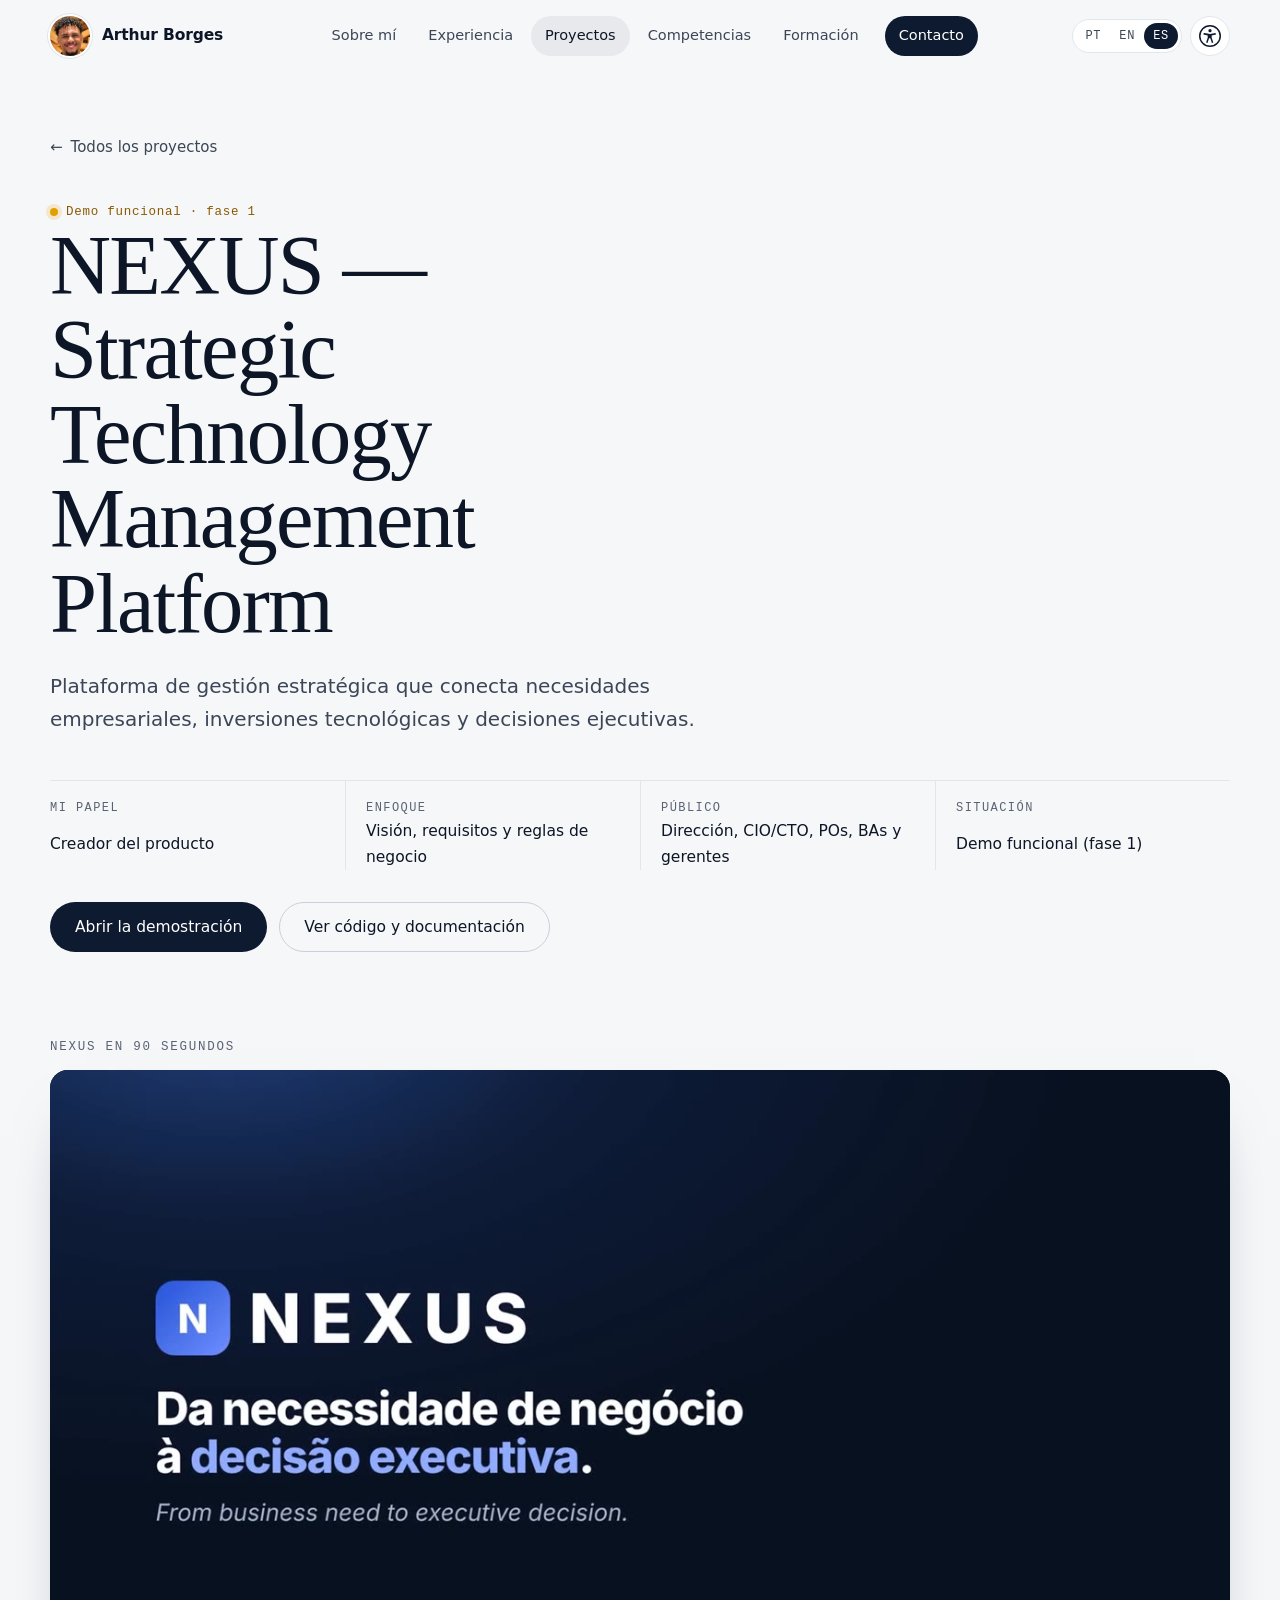
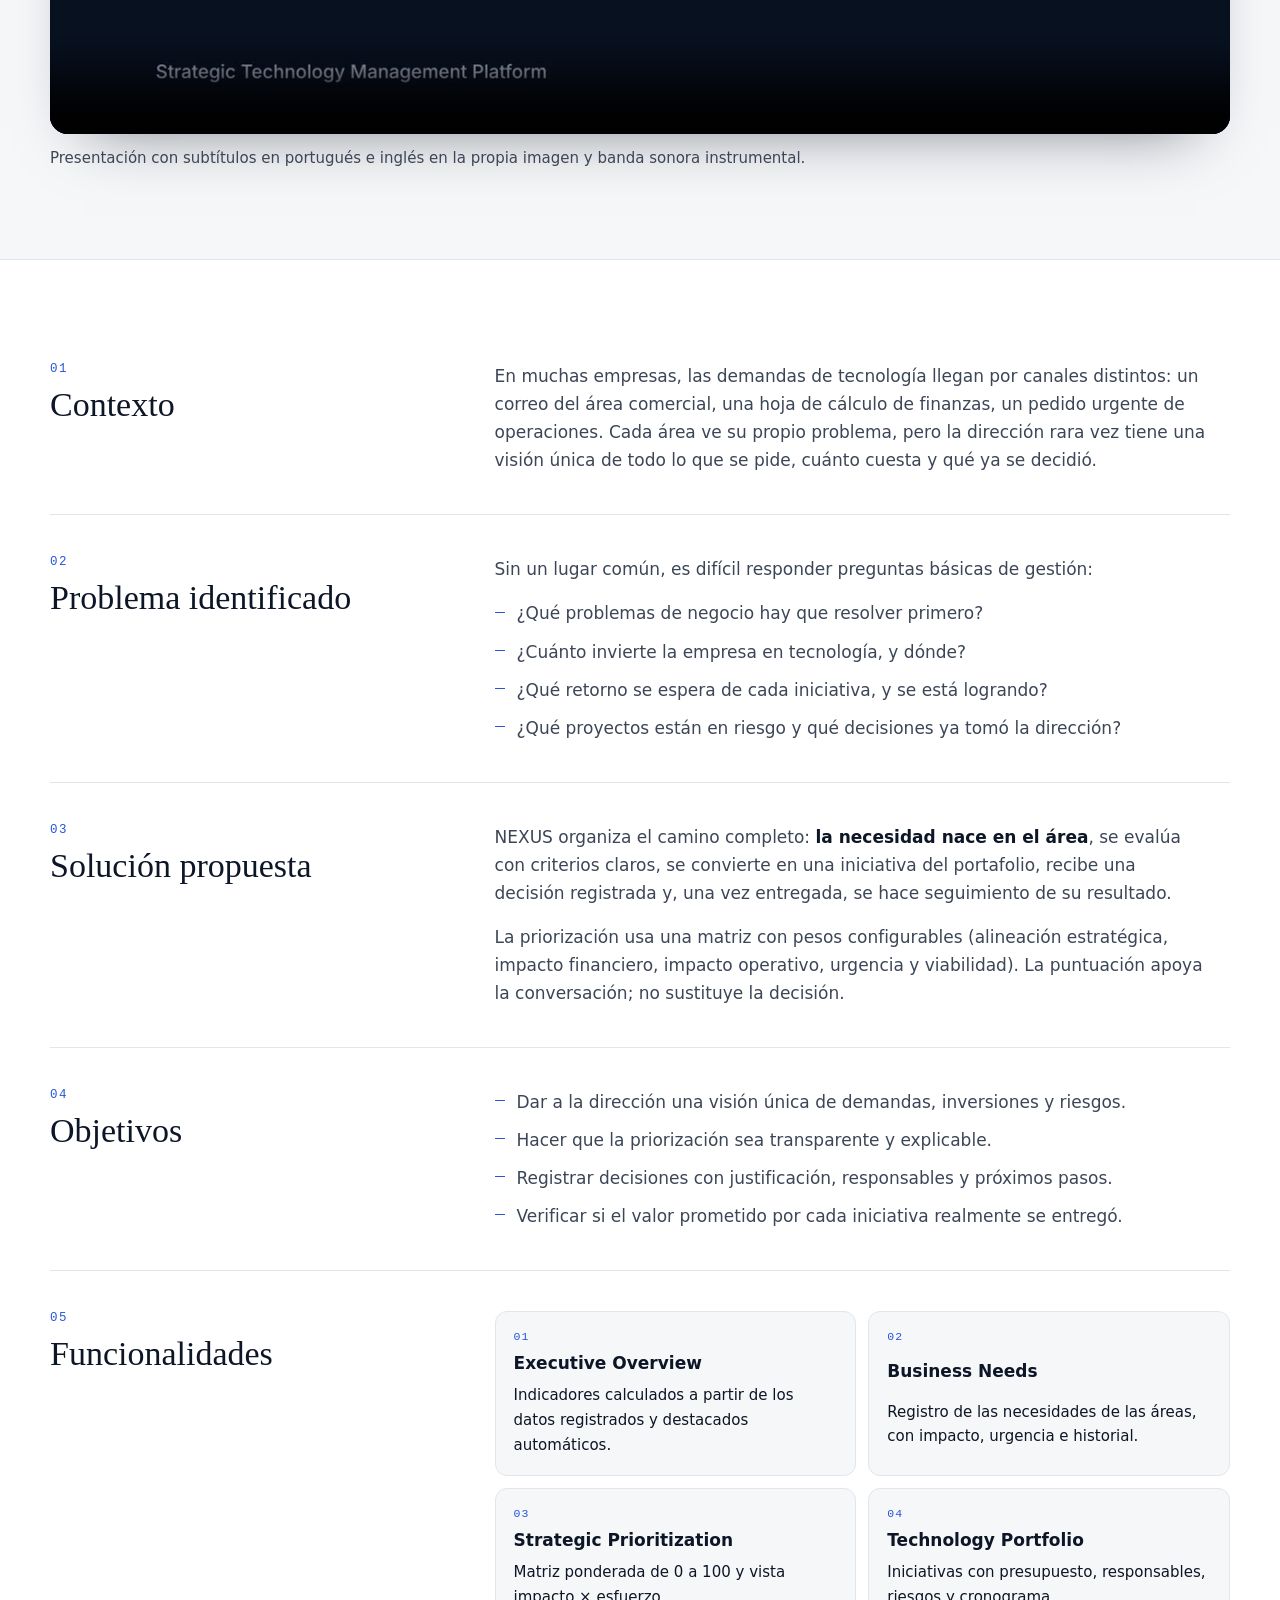
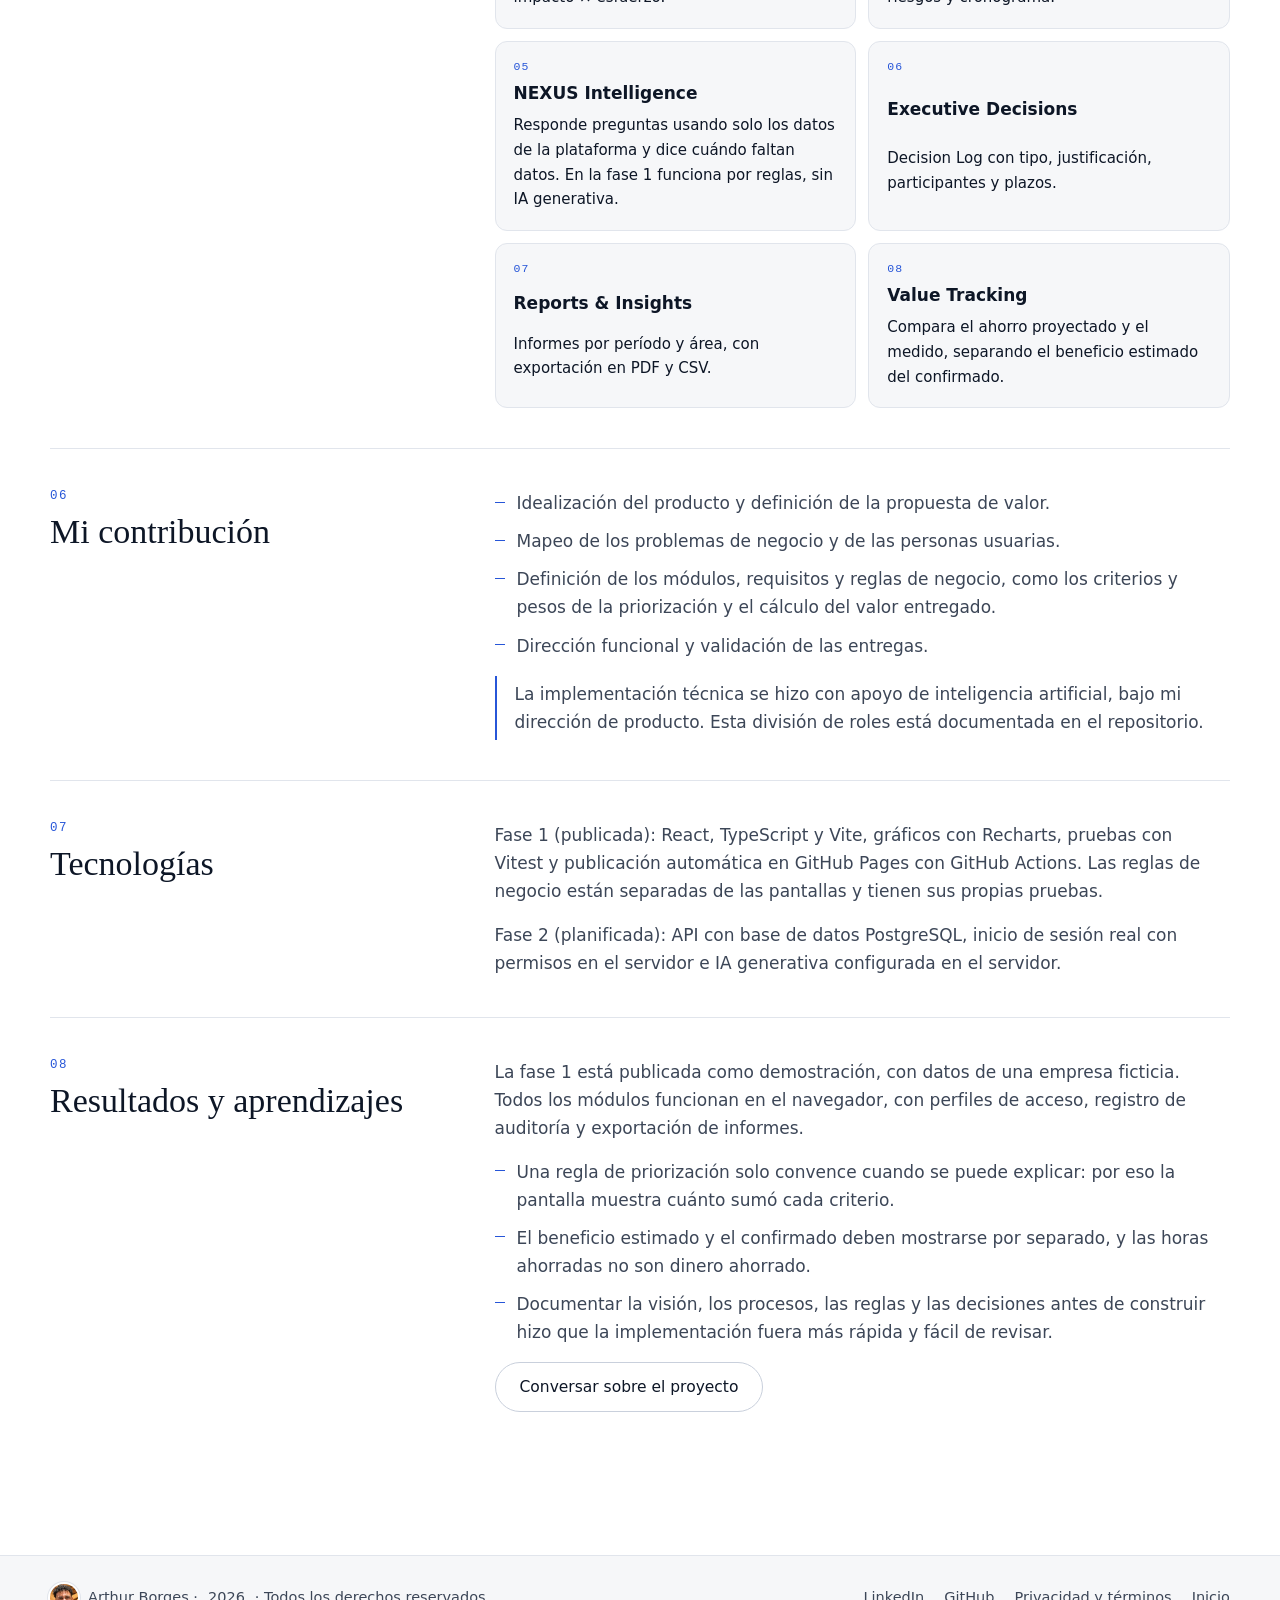
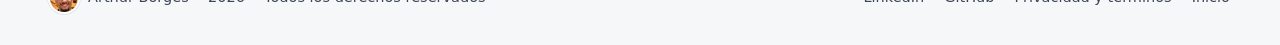
<file: es/projetos/nexus/index.html>
<!doctype html>
<html lang="es">
<head>
  <meta charset="utf-8">
  <meta name="viewport" content="width=device-width, initial-scale=1">
  <meta http-equiv="Content-Security-Policy" content="default-src 'self'; script-src 'self' 'wasm-unsafe-eval' 'sha256-1riQOFcDIeFNWWsS+mlsZJl6jlacd3YrGZoQ0XxiBtw=' https://vlibras.gov.br https://*.vlibras.gov.br https://cdn.jsdelivr.net/gh/spbgovbr-vlibras/; style-src 'self' 'unsafe-inline' https://fonts.googleapis.com https://vlibras.gov.br https://*.vlibras.gov.br https://cdn.jsdelivr.net/gh/spbgovbr-vlibras/; font-src 'self' data: https://fonts.gstatic.com https://vlibras.gov.br https://*.vlibras.gov.br https://cdn.jsdelivr.net/gh/spbgovbr-vlibras/; img-src 'self' data: blob: https://vlibras.gov.br https://*.vlibras.gov.br https://cdn.jsdelivr.net/gh/spbgovbr-vlibras/; media-src 'self' blob: https://vlibras.gov.br https://*.vlibras.gov.br https://cdn.jsdelivr.net/gh/spbgovbr-vlibras/; connect-src 'self' https://vlibras.gov.br https://*.vlibras.gov.br https://cdn.jsdelivr.net/gh/spbgovbr-vlibras/; frame-src https://vlibras.gov.br https://*.vlibras.gov.br https://cdn.jsdelivr.net/gh/spbgovbr-vlibras/; worker-src 'self' blob: https://cdn.jsdelivr.net/gh/spbgovbr-vlibras/; object-src 'none'; base-uri 'self'; form-action 'self' mailto:; upgrade-insecure-requests">
  <meta name="referrer" content="strict-origin-when-cross-origin">
  <title>NEXUS · Caso de estudio · Arthur Borges</title>
  <meta name="description" content="NEXUS — Strategic Technology Management Platform. Demostración funcional ideada por Arthur Borges para conectar necesidades de negocio, inversiones en tecnología y decisiones ejecutivas.">
  <link rel="canonical" href="https://arthursantx.github.io/es/projetos/nexus/">
  <meta name="theme-color" content="#0E1A2F">
  <meta property="og:type" content="article">
  <meta property="og:locale" content="es_ES">
  <meta property="og:site_name" content="Arthur Borges">
  <meta property="og:title" content="NEXUS — Strategic Technology Management Platform">
  <meta property="og:description" content="Caso de estudio y demostración funcional: de la necesidad de negocio a la decisión ejecutiva.">
  <meta property="og:url" content="https://arthursantx.github.io/es/projetos/nexus/">
  <meta property="og:image" content="https://arthursantx.github.io/assets/img/og.jpg">
  <meta name="twitter:card" content="summary_large_image">
  <link rel="icon" href="/favicon-32.png" type="image/png" sizes="32x32">
  <link rel="alternate" hreflang="pt-BR" href="https://arthursantx.github.io/projetos/nexus/">
  <link rel="alternate" hreflang="en" href="https://arthursantx.github.io/en/projetos/nexus/">
  <link rel="alternate" hreflang="es" href="https://arthursantx.github.io/es/projetos/nexus/">
  <link rel="alternate" hreflang="x-default" href="https://arthursantx.github.io/projetos/nexus/">
  <link rel="preconnect" href="https://fonts.googleapis.com">
  <link rel="preconnect" href="https://fonts.gstatic.com" crossorigin>
  <link rel="stylesheet" href="https://fonts.googleapis.com/css2?family=Geist:wght@400;500;600&family=Geist+Mono:wght@400;500&family=Instrument+Serif:ital@0;1&display=swap">
  <link rel="stylesheet" href="/assets/css/site.css">
  <script src="/assets/js/site.js" defer></script>
  <script>try{var a=JSON.parse(localStorage.getItem('ab-acessibilidade')||'{}'),r=document.documentElement,e=[1,1.15,1.3,1.5][a.escala]||1;r.style.setProperty('--a11y-escala',e);['contraste','leitura','espacamento','links','movimento'].forEach(function(o){if(a[o]===true)r.classList.add('a11y-'+o)})}catch(x){}</script>
</head>
<body>
  <a class="pular" href="#conteudo">Saltar al contenido</a>

  <header class="topo" data-topo>
    <div class="topo-interno">
      <a class="monograma" href="/es/" aria-label="Arthur Borges, página de inicio">
        <img class="monograma-foto" src="/assets/img/avatar.webp" alt="" width="40" height="40">
        <span class="monograma-nome">Arthur Borges</span>
      </a>
      <nav class="menu" id="menu" aria-label="Sitio" data-menu>
        <ul>
          <li><a href="/es/#sobre">Sobre mí</a></li>
          <li><a href="/es/#experiencia">Experiencia</a></li>
          <li><a href="/es/#projetos" aria-current="true">Proyectos</a></li>
          <li><a href="/es/#competencias">Competencias</a></li>
          <li><a href="/es/#formacao">Formación</a></li>
          <li><a href="/es/#contato" class="menu-contato">Contacto</a></li>
        </ul>
      </nav>
      <div class="ferramentas">
        <nav class="idiomas" aria-label="Idioma">
          <a href="/projetos/nexus/" hreflang="pt-BR" lang="pt-BR" data-idioma="pt"><span aria-hidden="true">PT</span><span class="visualmente-oculto">Português</span></a>
          <a href="/en/projetos/nexus/" hreflang="en" lang="en" data-idioma="en"><span aria-hidden="true">EN</span><span class="visualmente-oculto">English</span></a>
          <a href="/es/projetos/nexus/" hreflang="es" lang="es" data-idioma="es" aria-current="page"><span aria-hidden="true">ES</span><span class="visualmente-oculto">Español</span></a>
        </nav>
        <button class="a11y-botao" type="button" aria-expanded="false" aria-controls="a11y" data-a11y-botao>
          <svg aria-hidden="true" viewBox="0 0 24 24"><circle cx="12" cy="12" r="10.25" fill="none" stroke="currentColor" stroke-width="1.5"/><circle cx="12" cy="6.7" r="1.6"/><path d="M6.4 9.1c1.9.5 3.8.8 5.6.8s3.7-.3 5.6-.8l.4 1.4c-1.4.4-2.9.7-4.3.9v2.4l1.6 4.6-1.4.5-1.6-4.6h-1.2l-1.6 4.6-1.4-.5 1.6-4.6v-2.4c-1.4-.2-2.9-.5-4.3-.9l.4-1.4Z"/></svg>
          <span class="visualmente-oculto">Accesibilidad</span>
        </button>
      </div>
      <button class="menu-botao" type="button" aria-expanded="false" aria-controls="menu" data-menu-botao>
        <span class="menu-botao-linhas" aria-hidden="true"></span>
        <span class="visualmente-oculto">Abrir menú</span>
      </button>
    </div>
  </header>

  <div class="a11y-painel" id="a11y" role="dialog" aria-labelledby="a11y-titulo" hidden data-a11y-painel>
    <div class="a11y-cabeca">
      <h2 id="a11y-titulo">Accesibilidad</h2>
      <button type="button" class="a11y-fechar" data-a11y-fechar><span aria-hidden="true">×</span><span class="visualmente-oculto">Cerrar panel de accesibilidad</span></button>
    </div>
    <div class="a11y-grupo" role="group" aria-labelledby="a11y-tamanho">
      <p id="a11y-tamanho" class="a11y-rotulo">Tamaño del texto</p>
      <div class="a11y-tamanho">
        <button type="button" data-a11y-texto="-1"><span aria-hidden="true">A−</span><span class="visualmente-oculto">Reducir texto</span></button>
        <output data-a11y-escala>100%</output>
        <button type="button" data-a11y-texto="1"><span aria-hidden="true">A+</span><span class="visualmente-oculto">Aumentar texto</span></button>
      </div>
    </div>
    <ul class="a11y-opcoes">
      <li><button type="button" aria-pressed="false" data-a11y="contraste"><span class="a11y-chave" aria-hidden="true"></span>Alto contraste</button></li>
      <li><button type="button" aria-pressed="false" data-a11y="leitura"><span class="a11y-chave" aria-hidden="true"></span>Fuente de lectura fácil</button></li>
      <li><button type="button" aria-pressed="false" data-a11y="espacamento"><span class="a11y-chave" aria-hidden="true"></span>Más espacio entre letras y líneas</button></li>
      <li><button type="button" aria-pressed="false" data-a11y="links"><span class="a11y-chave" aria-hidden="true"></span>Resaltar enlaces y botones</button></li>
      <li><button type="button" aria-pressed="false" data-a11y="movimento"><span class="a11y-chave" aria-hidden="true"></span>Pausar animaciones</button></li>
      <li><button type="button" aria-pressed="false" data-a11y="guia"><span class="a11y-chave" aria-hidden="true"></span>Guía de lectura</button></li>
    </ul>
    <button type="button" class="a11y-restaurar" data-a11y-restaurar>Restablecer</button>
    <p class="a11y-nota">Tus preferencias se guardan en este navegador. El sitio también respeta la configuración de movimiento reducido de tu sistema.</p>
  </div>

  <main id="conteudo">
    <section class="caso-hero">
      <div class="envoltorio">
        <a class="voltar" href="/es/#projetos"><span aria-hidden="true">←</span> Todos los proyectos</a>
        <p class="projeto-status revelar"><span class="ponto" aria-hidden="true"></span>Demo funcional · fase 1</p>
        <h1 class="revelar">NEXUS — Strategic Technology Management Platform</h1>
        <p class="caso-subtitulo revelar">Plataforma de gestión estratégica que conecta necesidades empresariales, inversiones tecnológicas y decisiones ejecutivas.</p>
        <dl class="caso-ficha revelar">
          <div><dt>Mi papel</dt><dd>Creador del producto</dd></div>
          <div><dt>Enfoque</dt><dd>Visión, requisitos y reglas de negocio</dd></div>
          <div><dt>Público</dt><dd>Dirección, CIO/CTO, POs, BAs y gerentes</dd></div>
          <div><dt>Situación</dt><dd>Demo funcional (fase 1)</dd></div>
        </dl>
        <p class="caso-acoes revelar"><a class="botao botao-cheio" href="/es/nexus/" target="_blank" rel="noopener">Abrir la demostración</a> <a class="botao botao-contorno" href="https://github.com/arthursantx/nexus" target="_blank" rel="noopener">Ver código y documentación</a></p>
      </div>
    </section>

    <section class="caso-video" aria-labelledby="video-titulo" data-video hidden>
      <div class="envoltorio">
        <h2 id="video-titulo" class="caso-video-titulo">NEXUS en 90 segundos</h2>
        <video class="caso-video-player" controls preload="none" playsinline poster="/assets/midia/nexus-apresentacao.jpg" aria-describedby="video-legenda">
          <source src="/assets/midia/nexus-apresentacao.mp4" type="video/mp4">
        </video>
        <p class="caso-video-legenda" id="video-legenda">Presentación con subtítulos en portugués e inglés en la propia imagen y banda sonora instrumental.</p>
      </div>
    </section>

    <section class="caso-corpo" aria-label="Caso de estudio">
      <div class="envoltorio">
        <article class="caso-bloco revelar">
          <h2><span>01</span>Contexto</h2>
          <div class="caso-texto">
            <p>En muchas empresas, las demandas de tecnología llegan por canales distintos: un correo del área comercial, una hoja de cálculo de finanzas, un pedido urgente de operaciones. Cada área ve su propio problema, pero la dirección rara vez tiene una visión única de todo lo que se pide, cuánto cuesta y qué ya se decidió.</p>
          </div>
        </article>

        <article class="caso-bloco revelar">
          <h2><span>02</span>Problema identificado</h2>
          <div class="caso-texto">
            <p>Sin un lugar común, es difícil responder preguntas básicas de gestión:</p>
            <ul class="lista-marcada">
              <li>¿Qué problemas de negocio hay que resolver primero?</li>
              <li>¿Cuánto invierte la empresa en tecnología, y dónde?</li>
              <li>¿Qué retorno se espera de cada iniciativa, y se está logrando?</li>
              <li>¿Qué proyectos están en riesgo y qué decisiones ya tomó la dirección?</li>
            </ul>
          </div>
        </article>

        <article class="caso-bloco revelar">
          <h2><span>03</span>Solución propuesta</h2>
          <div class="caso-texto">
            <p>NEXUS organiza el camino completo: <strong>la necesidad nace en el área</strong>, se evalúa con criterios claros, se convierte en una iniciativa del portafolio, recibe una decisión registrada y, una vez entregada, se hace seguimiento de su resultado.</p>
            <p>La priorización usa una matriz con pesos configurables (alineación estratégica, impacto financiero, impacto operativo, urgencia y viabilidad). La puntuación apoya la conversación; no sustituye la decisión.</p>
          </div>
        </article>

        <article class="caso-bloco revelar">
          <h2><span>04</span>Objetivos</h2>
          <div class="caso-texto">
            <ul class="lista-marcada">
              <li>Dar a la dirección una visión única de demandas, inversiones y riesgos.</li>
              <li>Hacer que la priorización sea transparente y explicable.</li>
              <li>Registrar decisiones con justificación, responsables y próximos pasos.</li>
              <li>Verificar si el valor prometido por cada iniciativa realmente se entregó.</li>
            </ul>
          </div>
        </article>

        <article class="caso-bloco revelar">
          <h2><span>05</span>Funcionalidades</h2>
          <div class="modulos">
            <div class="modulo"><span>01</span><b>Executive Overview</b><p>Indicadores calculados a partir de los datos registrados y destacados automáticos.</p></div>
            <div class="modulo"><span>02</span><b>Business Needs</b><p>Registro de las necesidades de las áreas, con impacto, urgencia e historial.</p></div>
            <div class="modulo"><span>03</span><b>Strategic Prioritization</b><p>Matriz ponderada de 0 a 100 y vista impacto × esfuerzo.</p></div>
            <div class="modulo"><span>04</span><b>Technology Portfolio</b><p>Iniciativas con presupuesto, responsables, riesgos y cronograma.</p></div>
            <div class="modulo"><span>05</span><b>NEXUS Intelligence</b><p>Responde preguntas usando solo los datos de la plataforma y dice cuándo faltan datos. En la fase 1 funciona por reglas, sin IA generativa.</p></div>
            <div class="modulo"><span>06</span><b>Executive Decisions</b><p>Decision Log con tipo, justificación, participantes y plazos.</p></div>
            <div class="modulo"><span>07</span><b>Reports &amp; Insights</b><p>Informes por período y área, con exportación en PDF y CSV.</p></div>
            <div class="modulo"><span>08</span><b>Value Tracking</b><p>Compara el ahorro proyectado y el medido, separando el beneficio estimado del confirmado.</p></div>
          </div>
        </article>

        <article class="caso-bloco revelar">
          <h2><span>06</span>Mi contribución</h2>
          <div class="caso-texto">
            <ul class="lista-marcada">
              <li>Idealización del producto y definición de la propuesta de valor.</li>
              <li>Mapeo de los problemas de negocio y de las personas usuarias.</li>
              <li>Definición de los módulos, requisitos y reglas de negocio, como los criterios y pesos de la priorización y el cálculo del valor entregado.</li>
              <li>Dirección funcional y validación de las entregas.</li>
            </ul>
            <p class="aviso-transparencia">La implementación técnica se hizo con apoyo de inteligencia artificial, bajo mi dirección de producto. Esta división de roles está documentada en el repositorio.</p>
          </div>
        </article>

        <article class="caso-bloco revelar">
          <h2><span>07</span>Tecnologías</h2>
          <div class="caso-texto">
            <p>Fase 1 (publicada): React, TypeScript y Vite, gráficos con Recharts, pruebas con Vitest y publicación automática en GitHub Pages con GitHub Actions. Las reglas de negocio están separadas de las pantallas y tienen sus propias pruebas.</p>
            <p>Fase 2 (planificada): API con base de datos PostgreSQL, inicio de sesión real con permisos en el servidor e IA generativa configurada en el servidor.</p>
          </div>
        </article>

        <article class="caso-bloco revelar">
          <h2><span>08</span>Resultados y aprendizajes</h2>
          <div class="caso-texto">
            <p>La fase 1 está publicada como demostración, con datos de una empresa ficticia. Todos los módulos funcionan en el navegador, con perfiles de acceso, registro de auditoría y exportación de informes.</p>
            <ul class="lista-marcada">
              <li>Una regla de priorización solo convence cuando se puede explicar: por eso la pantalla muestra cuánto sumó cada criterio.</li>
              <li>El beneficio estimado y el confirmado deben mostrarse por separado, y las horas ahorradas no son dinero ahorrado.</li>
              <li>Documentar la visión, los procesos, las reglas y las decisiones antes de construir hizo que la implementación fuera más rápida y fácil de revisar.</li>
            </ul>
            <p><a class="botao botao-contorno" href="/es/#contato">Conversar sobre el proyecto</a></p>
          </div>
        </article>
      </div>
    </section>
  </main>

  <footer class="rodape">
    <div class="envoltorio rodape-interno">
      <p><img class="monograma-foto monograma-pequeno" src="/assets/img/avatar.webp" alt="" width="28" height="28" loading="lazy"> Arthur Borges · <span data-ano>2026</span> · Todos los derechos reservados</p>
      <nav aria-label="Pie de página">
        <a href="https://www.linkedin.com/in/arthurborgessantos/" target="_blank" rel="noopener">LinkedIn</a>
        <a href="https://github.com/arthursantx" target="_blank" rel="noopener">GitHub</a>
        <a href="/es/privacidade/">Privacidad y términos</a>
        <a href="/es/">Inicio</a>
      </nav>
    </div>
  </footer>
</body>
</html>
</file>
<file: assets/css/site.css>
/* Arthur Borges · sistema visual
   Página clara com seções em azul-marinho. Serifa de exibição (Instrument Serif) para títulos e trechos em itálico
   destacados em azul; Geist para texto; Geist Mono para rótulos, datas e números. */
:root {
  --papel: #f6f7f9;
  --branco: #ffffff;
  --tinta: #0d1626;
  --tinta-suave: #3c4657;
  --cinza: #5a6374;
  --linha: #e1e5ec;
  --marinho: #0e1a2f;
  --marinho-2: #142441;
  --marinho-linha: #24365a;
  --marinho-texto: #c3cddf;
  --azul: #2756d8;
  --azul-claro: #8eadff;
  --azul-fundo: #e8eefc;
  --verde: #1f8a5b;

  --serifa: 'Instrument Serif', 'Iowan Old Style', Georgia, serif;
  --texto: 'Geist', 'Segoe UI', system-ui, -apple-system, sans-serif;
  --mono: 'Geist Mono', ui-monospace, 'SFMono-Regular', Menlo, Consolas, monospace;

  --largura: 1180px;
  --gutter: max(20px, env(safe-area-inset-left, 0px));
  --raio: 14px;
  --topo-altura: 72px;
  --ease: cubic-bezier(.2, .7, .2, 1);
  color-scheme: light;
}

*, *::before, *::after { box-sizing: border-box; }
html { scroll-behavior: smooth; scroll-padding-top: calc(var(--topo-altura) + 12px); -webkit-text-size-adjust: 100%; }
body {
  margin: 0;
  background: var(--papel);
  color: var(--tinta);
  font: 400 17px/1.65 var(--texto);
  -webkit-font-smoothing: antialiased;
  text-rendering: optimizeLegibility;
}
img, svg { display: block; max-width: 100%; }
h1, h2, h3 { margin: 0; font-weight: 400; text-wrap: balance; }
p { margin: 0; }
ul, ol { margin: 0; padding: 0; list-style: none; }
a { color: inherit; }
em { font-style: italic; }
:focus-visible { outline: 2px solid var(--azul); outline-offset: 3px; border-radius: 6px; }
.secao-escura :focus-visible { outline-color: var(--azul-claro); }
.visualmente-oculto { position: absolute; width: 1px; height: 1px; overflow: hidden; clip: rect(0 0 0 0); white-space: nowrap; }
.pular {
  position: absolute; left: 16px; top: -60px; z-index: 100; background: var(--marinho); color: #fff;
  padding: 10px 16px; border-radius: 8px; text-decoration: none; transition: top .2s;
}
.pular:focus { top: 12px; }

.envoltorio {
  width: 100%;
  max-width: calc(var(--largura) + 2 * 32px);
  margin-inline: auto;
  padding-left: max(32px, env(safe-area-inset-left, 0px));
  padding-right: max(32px, env(safe-area-inset-right, 0px));
}

.rotulo {
  font: 500 12.5px/1 var(--mono);
  letter-spacing: .14em;
  text-transform: uppercase;
  color: var(--azul);
  margin-bottom: 22px;
  display: flex;
  align-items: center;
  gap: 12px;
}
.rotulo::before { content: ''; width: 28px; height: 1px; background: currentColor; }
.secao-escura .rotulo { color: var(--azul-claro); }

.titulo-secao {
  font: 400 clamp(38px, 5.2vw, 64px)/1.04 var(--serifa);
  letter-spacing: -.015em;
  max-width: 17ch;
}
.titulo-secao em, h1 em, .visao-titulo em { color: var(--azul); }
.secao-escura .titulo-secao em, .secao-escura .visao-titulo em { color: var(--azul-claro); }

/* ---------- topo ---------- */
.topo {
  position: fixed;
  inset: 0 0 auto;
  z-index: 50;
  padding-top: env(safe-area-inset-top, 0px);
  transition: background-color .3s, box-shadow .3s, backdrop-filter .3s;
}
.topo.rolado {
  background: rgb(246 247 249 / 86%);
  backdrop-filter: saturate(160%) blur(14px);
  -webkit-backdrop-filter: saturate(160%) blur(14px);
  box-shadow: 0 1px 0 var(--linha);
}
.topo-interno {
  max-width: calc(var(--largura) + 64px);
  margin-inline: auto;
  height: var(--topo-altura);
  padding-left: max(32px, env(safe-area-inset-left, 0px));
  padding-right: max(32px, env(safe-area-inset-right, 0px));
  display: flex;
  align-items: center;
  justify-content: space-between;
  gap: 24px;
}
.monograma { display: flex; align-items: center; gap: 12px; text-decoration: none; }
.monograma-marca {
  display: inline-grid;
  place-items: center;
  width: 36px;
  height: 36px;
  border-radius: 10px;
  background: var(--marinho);
  color: #fff;
  font: 400 19px/1 var(--serifa);
  letter-spacing: .02em;
}
.monograma-nome { font-weight: 600; font-size: 15.5px; letter-spacing: -.01em; }
.menu ul { display: flex; gap: 4px; align-items: center; }
.menu a {
  display: block;
  padding: 8px 14px;
  border-radius: 999px;
  font-size: 14.5px;
  font-weight: 500;
  color: var(--tinta-suave);
  text-decoration: none;
  transition: color .2s, background-color .2s;
}
.menu a:hover { color: var(--tinta); background: rgb(13 22 38 / 5%); }
.menu a[aria-current='true'] { color: var(--tinta); background: rgb(13 22 38 / 6%); }
.menu .menu-contato { background: var(--marinho); color: #fff; margin-left: 8px; }
.menu .menu-contato:hover, .menu .menu-contato[aria-current='true'] { background: var(--azul); color: #fff; }
.menu-botao { display: none; }

/* ---------- botões ---------- */
.botao {
  display: inline-flex;
  align-items: center;
  justify-content: center;
  gap: 8px;
  min-height: 50px;
  padding: 0 24px;
  border-radius: 999px;
  font: 500 15.5px/1 var(--texto);
  text-decoration: none;
  border: 1px solid transparent;
  cursor: pointer;
  transition: transform .25s var(--ease), background-color .2s, color .2s, border-color .2s, box-shadow .25s;
}
.botao-cheio { background: var(--marinho); color: #fff; }
.botao-cheio:hover { background: var(--azul); transform: translateY(-1px); box-shadow: 0 10px 24px -12px rgb(39 86 216 / 70%); }
.botao-contorno { border-color: #c9d0dc; color: var(--tinta); background: transparent; }
.botao-contorno:hover { border-color: var(--tinta); transform: translateY(-1px); }
.botao:disabled { opacity: .6; cursor: progress; transform: none; }

/* ---------- hero ---------- */
.hero { padding-top: calc(var(--topo-altura) + clamp(48px, 9vh, 104px)); padding-bottom: clamp(16px, 3vw, 40px); }
.hero-grade { display: grid; grid-template-columns: minmax(0, 1.45fr) minmax(0, 1fr); gap: clamp(32px, 6vw, 88px); align-items: end; }
.hero h1 {
  font: 400 clamp(42px, 5.6vw, 74px)/1.02 var(--serifa);
  letter-spacing: -.02em;
  max-width: 17ch;
}
.hero-apoio { margin-top: 28px; max-width: 58ch; color: var(--tinta-suave); font-size: 18px; }
.hero-acoes { margin-top: 36px; display: flex; flex-wrap: wrap; gap: 12px; align-items: center; }
.link-linkedin {
  display: inline-flex; align-items: center; gap: 8px; margin-left: 8px;
  font-weight: 500; font-size: 15px; color: var(--tinta-suave); text-decoration: none; padding: 8px 4px;
}
.link-linkedin svg { width: 18px; height: 18px; fill: currentColor; }
.link-linkedin:hover { color: var(--azul); }

.retrato { margin: 0; position: relative; aspect-ratio: 4 / 5; max-width: 420px; width: 100%; justify-self: end; }
.retrato img { width: 100%; height: 100%; object-fit: cover; border-radius: 22px; position: relative; z-index: 1; }
.retrato img ~ .retrato-cartao { display: none; }
.retrato-cartao {
  position: absolute; inset: 0; border-radius: 22px; overflow: hidden;
  background:
    radial-gradient(120% 80% at 100% 0%, rgb(39 86 216 / 38%), transparent 60%),
    var(--marinho);
  color: #fff; padding: 32px; display: flex; flex-direction: column; justify-content: space-between;
}
.retrato-cartao::after {
  content: ''; position: absolute; inset: 0;
  background-image: linear-gradient(rgb(255 255 255 / 5%) 1px, transparent 1px), linear-gradient(90deg, rgb(255 255 255 / 5%) 1px, transparent 1px);
  background-size: 44px 44px; mask-image: linear-gradient(180deg, #000, transparent 75%);
}
.retrato-iniciais { font: 400 clamp(110px, 14vw, 168px)/.8 var(--serifa); letter-spacing: -.03em; position: relative; z-index: 1; }
.retrato-pilares { position: relative; z-index: 1; display: grid; gap: 10px; }
.retrato-pilares li { display: flex; gap: 14px; align-items: baseline; font-size: 19px; border-top: 1px solid rgb(255 255 255 / 14%); padding-top: 10px; }
.retrato-pilares span { font: 500 12px var(--mono); color: var(--azul-claro); letter-spacing: .1em; }
.retrato-legenda {
  position: absolute; left: 0; right: 0; top: calc(100% + 14px);
  font: 500 12.5px/1.6 var(--mono); color: var(--cinza); letter-spacing: .02em;
}


/* ---------- seções ---------- */
.secao { padding-block: clamp(80px, 11vw, 144px); }
.secao-escura { background: var(--marinho); color: #eef2f9; }
.secao-suave { background: var(--branco); border-block: 1px solid var(--linha); }

/* sobre */
.sobre-grade { display: grid; grid-template-columns: minmax(0, 1fr) minmax(0, 1.05fr); gap: 32px clamp(32px, 6vw, 96px); align-items: start; }
.sobre-texto { display: grid; gap: 20px; color: var(--tinta-suave); font-size: 18px; padding-top: 44px; }
.sobre-texto p:first-child { color: var(--tinta); font-size: 21px; line-height: 1.5; }
.destaques { grid-column: 1 / -1; display: grid; grid-template-columns: repeat(3, minmax(0, 1fr)); gap: 16px; margin-top: 24px; }
.destaque { background: var(--branco); border: 1px solid var(--linha); border-radius: var(--raio); padding: 24px; display: grid; gap: 8px; }
.destaque-ano { font: 400 40px/1 var(--serifa); color: var(--azul); }
.destaque p { color: var(--tinta-suave); font-size: 15.5px; }

/* experiência */
.exp-grade {
  margin-top: clamp(48px, 6vw, 72px);
  display: grid;
  grid-template-columns: minmax(0, 1fr) minmax(0, 1.25fr);
  gap: 32px clamp(32px, 6vw, 80px);
  grid-template-areas: 'empresa tempo' 'bi atividades';
}
.empresa { grid-area: empresa; }
.linha-tempo { grid-area: tempo; }
.destaque-bi { grid-area: bi; }
.atividades { grid-area: atividades; }
.empresa-nome { font: 400 56px/1 var(--serifa); color: #fff; }
.empresa-detalhe { margin-top: 12px; font: 500 13px/1.6 var(--mono); letter-spacing: .04em; color: var(--azul-claro); }
.empresa-nota { margin-top: 24px; color: var(--marinho-texto); max-width: 44ch; }
.linha-tempo { position: relative; display: grid; gap: 0; }
.etapa { position: relative; padding: 0 0 30px 36px; }
.etapa::before { content: ''; position: absolute; left: 6px; top: 10px; bottom: -10px; width: 1px; background: var(--marinho-linha); }
.etapa:last-child::before { display: none; }
.etapa::after { content: ''; position: absolute; left: 0; top: 6px; width: 13px; height: 13px; border-radius: 50%; border: 1px solid var(--azul-claro); background: var(--marinho); }
.etapa-atual::after { background: var(--azul-claro); box-shadow: 0 0 0 5px rgb(142 173 255 / 18%); }
.etapa-periodo { font: 500 13px var(--mono); color: var(--azul-claro); letter-spacing: .04em; }
.etapa h3 { font: 400 34px/1.1 var(--serifa); color: #fff; margin-top: 6px; }
.etapa-area { margin-top: 6px; color: var(--marinho-texto); font-size: 15.5px; }
.destaque-bi {
  align-self: start; border: 1px solid var(--marinho-linha); border-radius: var(--raio); padding: 28px;
  background: linear-gradient(160deg, var(--marinho-2), var(--marinho)); display: grid; gap: 12px;
}
.destaque-bi-icone { width: 40px; height: 40px; fill: var(--azul-claro); }
.destaque-bi h3 { font: 400 30px/1.1 var(--serifa); color: #fff; }
.destaque-bi p { color: var(--marinho-texto); font-size: 15.5px; }
.atividades h3 { font: 500 12.5px var(--mono); letter-spacing: .14em; text-transform: uppercase; color: var(--azul-claro); margin-bottom: 14px; }
.etapa-lista { display: grid; grid-template-columns: repeat(2, minmax(0, 1fr)); gap: 0 28px; }
.etapa-lista li { padding: 12px 0; border-top: 1px solid var(--marinho-linha); color: #dfe6f2; font-size: 15.5px; }

/* projetos */
.projetos { margin-top: clamp(40px, 5vw, 64px); display: grid; gap: 24px; }
.projeto-link {
  display: grid; grid-template-columns: minmax(0, .95fr) minmax(0, 1.2fr);
  background: var(--branco); border: 1px solid var(--linha); border-radius: 22px; overflow: hidden;
  text-decoration: none; transition: transform .35s var(--ease), box-shadow .35s var(--ease), border-color .3s;
}
.projeto-link:hover { transform: translateY(-3px); box-shadow: 0 30px 60px -36px rgb(13 22 38 / 45%); border-color: #cfd6e2; }
.projeto-estatico { cursor: default; }
.projeto-estatico:hover { transform: none; box-shadow: none; border-color: var(--linha); }
.projeto-capa {
  position: relative; min-height: 320px; background: var(--marinho); display: grid; place-items: center; overflow: hidden;
  background-image: radial-gradient(90% 70% at 20% 100%, rgb(39 86 216 / 45%), transparent 60%);
}
.projeto-marca { position: absolute; left: 32px; top: 28px; font: 600 14px var(--mono); letter-spacing: .32em; color: #fff; }
.projeto-grafo { width: 78%; }
.projeto-grafo .arestas path { fill: none; stroke: rgb(142 173 255 / 55%); stroke-width: 1.2; }
.projeto-grafo .nos circle { fill: var(--marinho); stroke: var(--azul-claro); stroke-width: 1.5; }
.projeto-grafo .nos circle:nth-child(4) { fill: var(--azul-claro); }
.projeto-corpo { padding: clamp(28px, 4vw, 44px); display: grid; gap: 14px; align-content: center; }
.projeto-status { display: inline-flex; align-items: center; gap: 8px; font: 500 12.5px var(--mono); letter-spacing: .06em; color: #8a5a00; }
.ponto { width: 8px; height: 8px; border-radius: 50%; background: #e0a100; box-shadow: 0 0 0 4px rgb(224 161 0 / 18%); }
.projeto-corpo h3 { font: 400 clamp(28px, 3vw, 36px)/1.1 var(--serifa); }
.projeto-corpo > p { color: var(--tinta-suave); }
.etiquetas { display: flex; flex-wrap: wrap; gap: 8px; }
.etiquetas li { font-size: 13px; padding: 5px 11px; border-radius: 999px; background: var(--papel); border: 1px solid var(--linha); color: var(--tinta-suave); }
.projeto-papel { font-size: 15px; color: var(--tinta-suave); }
.projeto-papel strong { color: var(--tinta); font-weight: 600; }
.projeto-cta { font-weight: 500; color: var(--azul); }
.projeto-cta span { display: inline-block; transition: transform .3s var(--ease); }
.projeto-link:hover .projeto-cta span { transform: translateX(4px); }

/* competências */
.competencias { margin-top: clamp(40px, 5vw, 64px); display: grid; grid-template-columns: repeat(3, minmax(0, 1fr)); gap: 16px; }
.grupo { border: 1px solid var(--linha); border-radius: var(--raio); padding: 28px; background: var(--papel); display: flex; flex-direction: column; gap: 14px; }
.grupo-numero { font: 500 12.5px var(--mono); color: var(--azul); letter-spacing: .1em; }
.grupo h3 { font: 400 28px/1.1 var(--serifa); }
.grupo ul { display: flex; flex-wrap: wrap; gap: 8px; }
.grupo li { font-size: 14px; padding: 6px 12px; border-radius: 999px; background: var(--branco); border: 1px solid var(--linha); }
.grupo-pessoas { grid-column: 1 / -1; background: var(--marinho); border-color: var(--marinho); color: #fff; display: grid; grid-template-columns: minmax(0, 1fr) minmax(0, 1.3fr); gap: 14px 48px; padding: 36px; }
.grupo-pessoas .grupo-numero { color: var(--azul-claro); }
.grupo-pessoas h3 { font-size: clamp(32px, 3.6vw, 44px); grid-column: 1; }
.grupo-pessoas .grupo-intro { grid-column: 1; color: var(--marinho-texto); max-width: 44ch; }
.grupo-pessoas ul { grid-column: 2; grid-row: 1 / span 3; align-content: center; gap: 10px; }
.grupo-pessoas li { background: rgb(255 255 255 / 6%); border-color: var(--marinho-linha); color: #fff; font-size: 16px; padding: 9px 16px; }

/* formação */
.formacao-grade { display: grid; grid-template-columns: minmax(0, 1fr) minmax(0, 1.2fr); gap: 32px clamp(32px, 6vw, 96px); }
.cursos { display: grid; }
.curso { display: grid; grid-template-columns: 120px minmax(0, 1fr); gap: 20px; padding: 26px 0; border-top: 1px solid var(--linha); }
.curso:last-child { border-bottom: 1px solid var(--linha); }
.curso-ano { font: 500 13px var(--mono); color: var(--azul); padding-top: 8px; letter-spacing: .04em; }
.curso h3 { font: 400 28px/1.15 var(--serifa); }
.curso p { margin-top: 6px; color: var(--tinta-suave); }
.certificacoes { margin-top: 36px; }
.certificacoes h3 { font: 500 12.5px var(--mono); letter-spacing: .14em; text-transform: uppercase; color: var(--cinza); margin-bottom: 14px; }
.certificacoes ul { display: flex; flex-wrap: wrap; gap: 8px; }
.certificacoes li { padding: 8px 14px; border-radius: 10px; background: var(--branco); border: 1px solid var(--linha); font-size: 15px; }

/* visão */
.visao { position: relative; overflow: hidden; }
.visao::before {
  content: ''; position: absolute; right: -10%; top: -30%; width: 60%; aspect-ratio: 1; border-radius: 50%;
  background: radial-gradient(circle, rgb(39 86 216 / 28%), transparent 65%); pointer-events: none;
}
.visao-grade { position: relative; display: grid; gap: 0; }
.visao-titulo { font: 400 clamp(44px, 6.6vw, 92px)/1.0 var(--serifa); letter-spacing: -.02em; max-width: 16ch; color: #fff; }
.visao-texto { margin-top: 48px; display: grid; grid-template-columns: repeat(2, minmax(0, 1fr)); gap: 24px 48px; color: var(--marinho-texto); max-width: 980px; }
.visao-frase { grid-column: 1 / -1; font: italic 400 clamp(24px, 2.6vw, 32px)/1.3 var(--serifa); color: #fff; border-left: 2px solid var(--azul-claro); padding-left: 24px; margin-top: 16px; max-width: 46ch; }

/* contato */
.contato-grade { display: grid; grid-template-columns: minmax(0, 1fr) minmax(0, 1fr); gap: 48px clamp(32px, 6vw, 96px); align-items: start; }
.contato-texto { margin-top: 24px; color: var(--tinta-suave); font-size: 18px; max-width: 44ch; }
.canais { margin-top: 36px; display: grid; gap: 12px; max-width: 460px; }
.canal {
  display: flex; justify-content: space-between; align-items: center; gap: 16px; flex-wrap: wrap;
  padding: 18px 20px; border: 1px solid var(--linha); border-radius: 12px; background: var(--branco); text-decoration: none;
  transition: border-color .2s, transform .25s var(--ease);
}
.canal:hover { border-color: var(--azul); transform: translateY(-1px); }
.canal-nome { font-weight: 600; }
.canal-valor { font: 400 13.5px var(--mono); color: var(--cinza); overflow-wrap: anywhere; }
.formulario { background: var(--branco); border: 1px solid var(--linha); border-radius: 20px; padding: clamp(24px, 3vw, 36px); display: grid; gap: 18px; }
.campo { display: grid; gap: 6px; }
.campo label { font-size: 14px; font-weight: 500; }
.opcional { color: var(--cinza); font-weight: 400; }
.campo input, .campo textarea {
  font: inherit; font-size: 16px; color: var(--tinta); background: var(--papel); border: 1px solid var(--linha); border-radius: 10px;
  padding: 12px 14px; width: 100%; transition: border-color .2s, background-color .2s, box-shadow .2s; resize: vertical;
}
.campo input:focus, .campo textarea:focus { outline: none; border-color: var(--azul); background: var(--branco); box-shadow: 0 0 0 4px rgb(39 86 216 / 12%); }
.campo [aria-invalid='true'] { border-color: #c2412d; }
.campo-erro { font-size: 13.5px; color: #b33a27; min-height: 0; }
.campo-erro:empty { display: none; }
.armadilha { position: absolute; left: -9999px; width: 1px; height: 1px; overflow: hidden; }
.formulario .botao { justify-self: start; }
.formulario-status { font-size: 15px; }
.formulario-status:empty { display: none; }
.formulario-status.ok { color: var(--verde); }
.formulario-status.aviso { color: var(--tinta-suave); background: var(--azul-fundo); padding: 12px 14px; border-radius: 10px; }
.formulario-status.aviso a { color: var(--azul); font-weight: 500; }
.formulario-status.erro { color: #b33a27; }

/* rodapé */
.rodape { border-top: 1px solid var(--linha); padding-block: 28px; padding-bottom: calc(28px + env(safe-area-inset-bottom, 0px)); }
.rodape-interno { display: flex; justify-content: space-between; align-items: center; gap: 16px; flex-wrap: wrap; font-size: 14.5px; color: var(--tinta-suave); }
.rodape-interno p { display: flex; align-items: center; gap: 10px; }
.rodape nav { display: flex; gap: 20px; flex-wrap: wrap; }
.rodape a { text-decoration: none; }
.rodape a:hover { color: var(--azul); }

/* ---------- página de projeto ---------- */
.caso-hero { padding-top: calc(var(--topo-altura) + clamp(40px, 7vh, 88px)); padding-bottom: clamp(48px, 7vw, 88px); }
.voltar { display: flex; width: fit-content; gap: 8px; align-items: center; color: var(--tinta-suave); text-decoration: none; font-size: 15px; margin-bottom: 36px; }
.voltar:hover { color: var(--azul); }
.caso-hero h1 { font: 400 clamp(44px, 6.6vw, 88px)/1.0 var(--serifa); letter-spacing: -.02em; max-width: 14ch; }
.caso-subtitulo { margin-top: 24px; font-size: 20px; color: var(--tinta-suave); max-width: 52ch; }
.caso-ficha { margin-top: 44px; display: grid; grid-template-columns: repeat(4, minmax(0, 1fr)); border-top: 1px solid var(--linha); }
.caso-ficha div { padding: 20px 20px 0 0; display: grid; gap: 4px; }
.caso-ficha div + div { padding-left: 20px; border-left: 1px solid var(--linha); }
.caso-ficha dt { font: 500 12px var(--mono); letter-spacing: .12em; text-transform: uppercase; color: var(--cinza); }
.caso-ficha dd { margin: 0; font-size: 15.5px; }
.caso-video { padding-bottom: clamp(48px, 7vw, 88px); }
.caso-video-titulo { font: 500 12.5px var(--mono); letter-spacing: .14em; text-transform: uppercase; color: var(--cinza); margin-bottom: 16px; }
.caso-video-player { display: block; width: 100%; aspect-ratio: 16 / 9; border-radius: 18px; background: #0b1424; box-shadow: 0 30px 60px -36px rgb(13 22 38 / 55%); }
.caso-video-legenda { margin-top: 12px; font-size: 15px; color: var(--tinta-suave); }
.caso-corpo { padding-block: clamp(56px, 8vw, 104px); background: var(--branco); border-top: 1px solid var(--linha); }
.caso-bloco { display: grid; grid-template-columns: minmax(0, 1fr) minmax(0, 2fr); gap: 20px clamp(32px, 6vw, 96px); padding-block: 40px; border-top: 1px solid var(--linha); }
.caso-bloco:first-child { border-top: 0; padding-top: 0; }
.caso-bloco h2 { font: 400 34px/1.1 var(--serifa); }
.caso-bloco h2 span { display: block; font: 500 12.5px var(--mono); color: var(--azul); letter-spacing: .12em; margin-bottom: 10px; }
.caso-texto { display: grid; gap: 16px; color: var(--tinta-suave); max-width: 66ch; }
.caso-texto strong { color: var(--tinta); font-weight: 600; }
.lista-marcada { display: grid; gap: 10px; }
.lista-marcada li { position: relative; padding-left: 22px; }
.lista-marcada li::before { content: ''; position: absolute; left: 0; top: .72em; width: 10px; height: 1px; background: var(--azul); }
.modulos { display: grid; grid-template-columns: repeat(2, minmax(0, 1fr)); gap: 12px; }
.modulo { border: 1px solid var(--linha); border-radius: 12px; padding: 18px; background: var(--papel); display: grid; gap: 6px; }
.modulo b { font-weight: 600; color: var(--tinta); }
.modulo span { font: 500 11.5px var(--mono); color: var(--azul); letter-spacing: .1em; }
.modulo p { font-size: 15px; }
.aviso-transparencia { border-left: 2px solid var(--azul); padding: 4px 0 4px 18px; }

/* ---------- 404 ---------- */
.nao-encontrado { min-height: 100vh; display: grid; place-items: center; text-align: center; padding: 120px 24px; }
.nao-encontrado h1 { font: 400 clamp(56px, 10vw, 120px)/1 var(--serifa); }
.nao-encontrado p { margin: 16px 0 32px; color: var(--tinta-suave); }

/* ---------- animações ---------- */
.js .revelar { opacity: 0; transform: translateY(18px); transition: opacity .8s var(--ease), transform .8s var(--ease); }
.js .revelar.visivel { opacity: 1; transform: none; }

/* ---------- responsivo ---------- */
@media (max-width: 980px) {
  .hero-grade, .sobre-grade, .formacao-grade, .contato-grade { grid-template-columns: minmax(0, 1fr); }
  .retrato { justify-self: start; max-width: 360px; }
  .sobre-texto { padding-top: 0; }
  .exp-grade { grid-template-columns: minmax(0, 1fr); grid-template-areas: 'empresa' 'tempo' 'atividades' 'bi'; }
  .projeto-link { grid-template-columns: minmax(0, 1fr); }
  .projeto-capa { min-height: 220px; }
  .competencias { grid-template-columns: repeat(2, minmax(0, 1fr)); }
  .grupo-pessoas { grid-template-columns: minmax(0, 1fr); }
  .grupo-pessoas ul { grid-column: 1; grid-row: auto; }
  .caso-ficha { grid-template-columns: repeat(2, minmax(0, 1fr)); }
  .caso-ficha div:nth-child(3) { padding-left: 0; border-left: 0; }
  .caso-bloco { grid-template-columns: minmax(0, 1fr); }
}
/* ---------- Topo: foto, idiomas e acessibilidade ---------- */
.monograma-foto { width: 40px; height: 40px; border-radius: 50%; object-fit: cover; box-shadow: 0 0 0 2px var(--branco), 0 0 0 3px var(--linha); }
.monograma-pequeno { width: 28px; height: 28px; }
.ferramentas { display: flex; align-items: center; gap: 8px; }
.idiomas { display: flex; border: 1px solid var(--linha); border-radius: 999px; padding: 3px; background: var(--branco); }
.idiomas a {
  font: 500 12px/1 var(--mono); letter-spacing: .06em; color: var(--tinta-suave); text-decoration: none;
  padding: 7px 9px; border-radius: 999px; min-width: 32px; text-align: center;
}
.idiomas a:hover { color: var(--tinta); }
.idiomas a[aria-current='page'] { background: var(--marinho); color: #fff; }
.a11y-botao {
  width: 40px; height: 40px; display: grid; place-items: center; border-radius: 50%;
  border: 1px solid var(--linha); background: var(--branco); color: var(--marinho); cursor: pointer;
}
.a11y-botao svg { width: 24px; height: 24px; fill: currentColor; }
.a11y-botao:hover, .a11y-botao[aria-expanded='true'] { background: var(--marinho); color: #fff; border-color: var(--marinho); }

.a11y-painel {
  position: fixed; z-index: 60; top: calc(var(--topo-altura) + 8px); right: max(16px, calc((100vw - var(--largura)) / 2 - 16px));
  width: min(360px, calc(100vw - 32px)); max-height: calc(100vh - var(--topo-altura) - 24px); overflow: auto;
  background: var(--branco); color: var(--tinta); border: 1px solid var(--linha); border-radius: 18px;
  box-shadow: 0 24px 60px -20px rgb(13 22 38 / 35%); padding: 20px;
}
.a11y-painel[hidden] { display: none; }
.a11y-cabeca { display: flex; justify-content: space-between; align-items: center; margin-bottom: 14px; }
.a11y-cabeca h2 { font: 400 26px/1.1 var(--serifa); }
.a11y-fechar { width: 36px; height: 36px; border-radius: 50%; border: 1px solid var(--linha); background: none; font-size: 22px; line-height: 1; cursor: pointer; color: var(--tinta); }
.a11y-rotulo { font: 500 12px var(--mono); letter-spacing: .08em; text-transform: uppercase; color: var(--cinza); margin-bottom: 8px; }
.a11y-tamanho { display: grid; grid-template-columns: 1fr auto 1fr; align-items: center; gap: 10px; }
.a11y-tamanho button { height: 44px; border-radius: 12px; border: 1px solid var(--linha); background: var(--papel); font: 600 17px var(--texto); color: var(--tinta); cursor: pointer; }
.a11y-tamanho button:disabled { opacity: .4; cursor: not-allowed; }
.a11y-tamanho output { font: 500 15px var(--mono); min-width: 52px; text-align: center; }
.a11y-opcoes { display: grid; gap: 6px; margin: 16px 0; }
.a11y-opcoes button {
  width: 100%; display: flex; align-items: center; gap: 12px; text-align: left; min-height: 44px;
  padding: 10px 12px; border-radius: 12px; border: 1px solid var(--linha); background: none; color: var(--tinta);
  font: 500 15px/1.3 var(--texto); cursor: pointer;
}
.a11y-opcoes button:hover { background: var(--papel); }
.a11y-chave { flex: none; width: 34px; height: 20px; border-radius: 999px; background: var(--linha); position: relative; transition: background-color .2s; }
.a11y-chave::after { content: ''; position: absolute; top: 3px; left: 3px; width: 14px; height: 14px; border-radius: 50%; background: #fff; box-shadow: 0 1px 2px rgb(0 0 0 / 25%); transition: transform .2s var(--ease); }
.a11y-opcoes button[aria-pressed='true'] { border-color: var(--azul); background: var(--azul-fundo); }
.a11y-opcoes button[aria-pressed='true'] .a11y-chave { background: var(--azul); }
.a11y-opcoes button[aria-pressed='true'] .a11y-chave::after { transform: translateX(14px); }
.a11y-restaurar { width: 100%; min-height: 44px; border-radius: 12px; border: 0; background: var(--marinho); color: #fff; font: 500 15px var(--texto); cursor: pointer; }
.a11y-nota { margin-top: 12px; font-size: 13px; color: var(--cinza); }
.a11y-guia {
  position: fixed; left: 0; right: 0; height: 44px; z-index: 55; pointer-events: none;
  box-shadow: 0 0 0 100vmax rgb(13 22 38 / 38%); border-block: 2px solid #ffde59; transform: translateY(-50%);
}

/* Preferências de acessibilidade (classes no <html>) */
html { --a11y-escala: 1; }
main, .rodape { zoom: var(--a11y-escala); }
html.a11y-contraste {
  --papel: #000; --branco: #000; --tinta: #fff; --tinta-suave: #fff; --cinza: #e8e8e8; --linha: #fff;
  --marinho: #000; --marinho-2: #000; --marinho-linha: #fff; --marinho-texto: #fff;
  --azul: #ffde59; --azul-claro: #ffde59; --azul-fundo: #222; --verde: #7dffb2;
}
html.a11y-contraste body, html.a11y-contraste .topo { background: #000; color: #fff; }
html.a11y-contraste .topo { backdrop-filter: none; }
html.a11y-contraste .botao-cheio, html.a11y-contraste .idiomas a[aria-current='page'], html.a11y-contraste .a11y-restaurar { background: #ffde59; color: #000; }
html.a11y-contraste .a11y-botao:hover, html.a11y-contraste .a11y-botao[aria-expanded='true'] { background: #ffde59; color: #000; }
html.a11y-contraste a { color: #ffde59; }
html.a11y-contraste .botao-cheio { border-color: #ffde59; }
html.a11y-contraste * { box-shadow: none !important; text-shadow: none !important; }
html.a11y-contraste .grupo-pessoas, html.a11y-contraste .destaque-bi, html.a11y-contraste .projeto, html.a11y-contraste .modulo { border: 1px solid #fff; }
html.a11y-contraste img { filter: none; }
html.a11y-leitura { --texto: 'Atkinson Hyperlegible', Verdana, sans-serif; --serifa: 'Atkinson Hyperlegible', Verdana, sans-serif; }
html.a11y-leitura em { font-style: normal; text-decoration: underline; text-decoration-thickness: 2px; text-underline-offset: 4px; }
html.a11y-espacamento main *, html.a11y-espacamento .rodape * { letter-spacing: .12em !important; word-spacing: .16em !important; line-height: 1.6 !important; }
html.a11y-espacamento main p { margin-bottom: 1em; }
html.a11y-links a:not(.botao) { text-decoration: underline !important; text-decoration-thickness: 2px !important; text-underline-offset: 3px; }
html.a11y-links a, html.a11y-links button, html.a11y-links input, html.a11y-links textarea { outline: 2px dashed var(--azul); outline-offset: 2px; }
html.a11y-movimento { scroll-behavior: auto; }
html.a11y-movimento *, html.a11y-movimento *::before, html.a11y-movimento *::after { animation: none !important; transition: none !important; }
html.a11y-movimento .js .revelar, html.a11y-movimento .revelar { opacity: 1 !important; transform: none !important; }

/* ---------- Onde eu atuo (diagrama interativo) ---------- */
.atuacao-grade { display: grid; grid-template-columns: minmax(0, 1fr) minmax(0, 1.1fr); grid-template-areas: 'intro intro' 'venn detalhe'; gap: 32px 64px; align-items: center; }
.atuacao-intro { grid-area: intro; max-width: 760px; }
.atuacao-dica { color: var(--tinta-suave); margin-top: 16px; max-width: 52ch; }
.venn { grid-area: venn; position: relative; width: 100%; max-width: 480px; aspect-ratio: 400 / 370; justify-self: center; }
.venn-desenho { position: absolute; inset: 0; width: 100%; height: 100%; overflow: visible; }
.venn-circulo { fill: var(--azul); fill-opacity: .07; stroke: var(--azul); stroke-opacity: .35; stroke-width: 1.5; transition: fill-opacity .3s, stroke-opacity .3s; }
.venn[data-ativo~='t'] [data-circulo='t'], .venn[data-ativo~='n'] [data-circulo='n'], .venn[data-ativo~='p'] [data-circulo='p'] { fill-opacity: .2; stroke-opacity: 1; }
.venn-alvos { position: absolute; inset: 0; }
.venn-alvo {
  position: absolute; left: var(--x); top: var(--y); transform: translate(-50%, -50%);
  padding: 7px 12px; min-height: 34px; border-radius: 999px; border: 1px solid var(--linha);
  background: var(--branco); color: var(--tinta); font: 500 13px/1 var(--texto); white-space: nowrap; cursor: pointer;
  box-shadow: 0 6px 18px -10px rgb(13 22 38 / 40%); transition: background-color .2s, color .2s, border-color .2s;
}
.venn-alvo-principal { font: 400 21px/1 var(--serifa); padding: 8px 14px; border-color: transparent; background: transparent; box-shadow: none; }
.venn-alvo-centro { background: var(--marinho); color: #fff; border-color: var(--marinho); }
.venn-alvo:hover { border-color: var(--azul); }
.venn-alvo[aria-pressed='true'] { background: var(--azul); color: #fff; border-color: var(--azul); }
.venn-detalhes { grid-area: detalhe; }
.js .venn-detalhes li:not(.ativo) { display: none; }
.venn-detalhes li { padding: 28px 0; border-top: 1px solid var(--linha); }
.js .venn-detalhes li { border-top: 0; padding: 0; }
.venn-detalhe-rotulo { font: 500 12.5px var(--mono); letter-spacing: .1em; text-transform: uppercase; color: var(--azul); }
.venn-detalhes h3 { font: 400 clamp(32px, 4vw, 44px)/1.05 var(--serifa); margin: 12px 0 14px; }
.venn-detalhes p:not(.venn-detalhe-rotulo) { color: var(--tinta-suave); font-size: 17px; max-width: 46ch; }
.venn-link { display: inline-block; margin-top: 18px; color: var(--azul); font-weight: 500; text-decoration: none; }
.venn-link:hover { text-decoration: underline; }
html:not(.js) .venn-alvos { display: none; }

@media (max-width: 980px) {
  .menu a { padding: 8px 10px; }
  .monograma-nome { display: none; }
}
@media (max-width: 760px) {
  .ferramentas { margin-left: auto; position: relative; z-index: 2; }
  .menu-botao { position: relative; z-index: 2; }
  .monograma-nome { display: inline; }
  .atuacao-grade { grid-template-columns: minmax(0, 1fr); grid-template-areas: 'intro' 'venn' 'detalhe'; }
  .venn-alvo { font-size: 12px; padding: 6px 9px; }
  .venn-alvo-principal { font-size: 18px; }
  .a11y-painel { right: 16px; }
}
@media (max-width: 420px) {
  .monograma-nome { display: none; }
}

@media (max-width: 760px) {
  body { font-size: 16px; }
  .envoltorio, .topo-interno {
    padding-left: max(20px, env(safe-area-inset-left, 0px));
    padding-right: max(20px, env(safe-area-inset-right, 0px));
  }
  .menu-botao {
    display: grid; place-items: center; width: 44px; height: 44px; border-radius: 12px; border: 1px solid var(--linha);
    background: var(--branco); cursor: pointer; position: relative; z-index: 2;
  }
  .menu-botao-linhas, .menu-botao-linhas::before, .menu-botao-linhas::after {
    display: block; width: 18px; height: 1.5px; background: var(--tinta); border-radius: 2px; transition: transform .3s var(--ease), opacity .2s;
  }
  .menu-botao-linhas { position: relative; }
  .menu-botao-linhas::before, .menu-botao-linhas::after { content: ''; position: absolute; left: 0; }
  .menu-botao-linhas::before { top: -6px; }
  .menu-botao-linhas::after { top: 6px; }
  .menu-botao[aria-expanded='true'] .menu-botao-linhas { background: transparent; }
  .menu-botao[aria-expanded='true'] .menu-botao-linhas::before { transform: translateY(6px) rotate(45deg); }
  .menu-botao[aria-expanded='true'] .menu-botao-linhas::after { transform: translateY(-6px) rotate(-45deg); }
  .menu {
    position: fixed; inset: 0; z-index: 1; background: var(--papel);
    padding: calc(var(--topo-altura) + env(safe-area-inset-top, 0px) + 24px) max(20px, env(safe-area-inset-right, 0px)) 32px max(20px, env(safe-area-inset-left, 0px));
    opacity: 0; visibility: hidden; transition: opacity .25s, visibility .25s;
  }
  .menu.aberto { opacity: 1; visibility: visible; }
  .menu ul { flex-direction: column; align-items: stretch; gap: 0; }
  .menu a { font: 400 34px/1.2 var(--serifa); color: var(--tinta); padding: 14px 0; border-radius: 0; border-bottom: 1px solid var(--linha); }
  .menu a:hover, .menu a[aria-current='true'] { background: none; color: var(--azul); }
  .menu .menu-contato { background: none; color: var(--tinta); margin: 0; }
  .menu .menu-contato:hover { background: none; color: var(--azul); }
  .monograma { position: relative; z-index: 2; }
  .hero-acoes .botao { flex: 1 1 100%; }
  .link-linkedin { margin-left: 0; }
  .retrato { max-width: 100%; aspect-ratio: 5 / 4; }
  .retrato-cartao { flex-direction: row; align-items: flex-end; }
  .retrato-iniciais { font-size: 96px; }
  .retrato-pilares li { font-size: 16px; }
  .destaques { grid-template-columns: minmax(0, 1fr); }
  .etapa-lista { grid-template-columns: minmax(0, 1fr); }
  .competencias { grid-template-columns: minmax(0, 1fr); }
  .grupo-pessoas { padding: 28px; }
  .curso { grid-template-columns: minmax(0, 1fr); gap: 4px; }
  .visao-texto { grid-template-columns: minmax(0, 1fr); }
  .modulos { grid-template-columns: minmax(0, 1fr); }
  .caso-ficha { grid-template-columns: minmax(0, 1fr); }
  .caso-ficha div, .caso-ficha div + div { padding-left: 0; border-left: 0; }
  .formulario .botao { justify-self: stretch; }
}
@media (prefers-reduced-motion: reduce) {
  html { scroll-behavior: auto; }
  *, *::before, *::after { transition-duration: .01ms !important; animation-duration: .01ms !important; }
  .js .revelar { opacity: 1; transform: none; }
}
.caso-acoes { display: flex; flex-wrap: wrap; gap: 12px; margin-top: 32px; }
</file>
